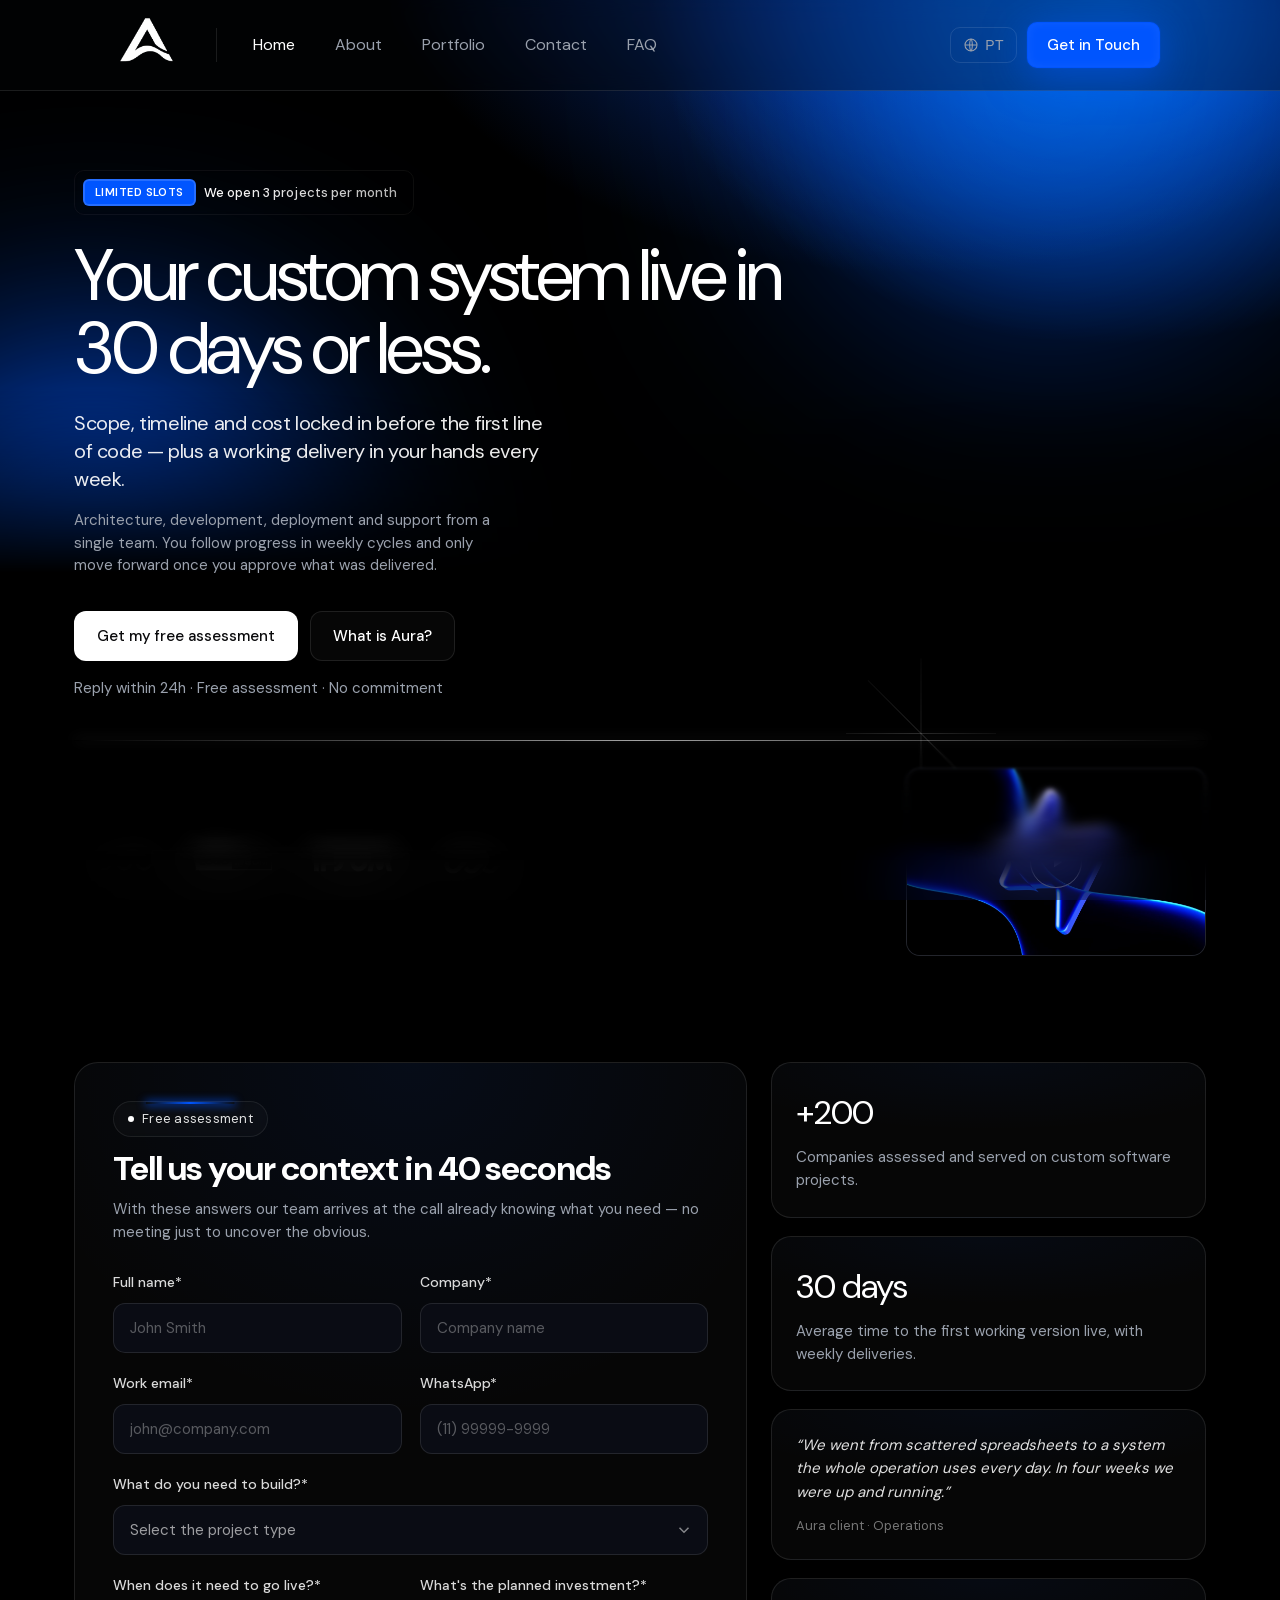
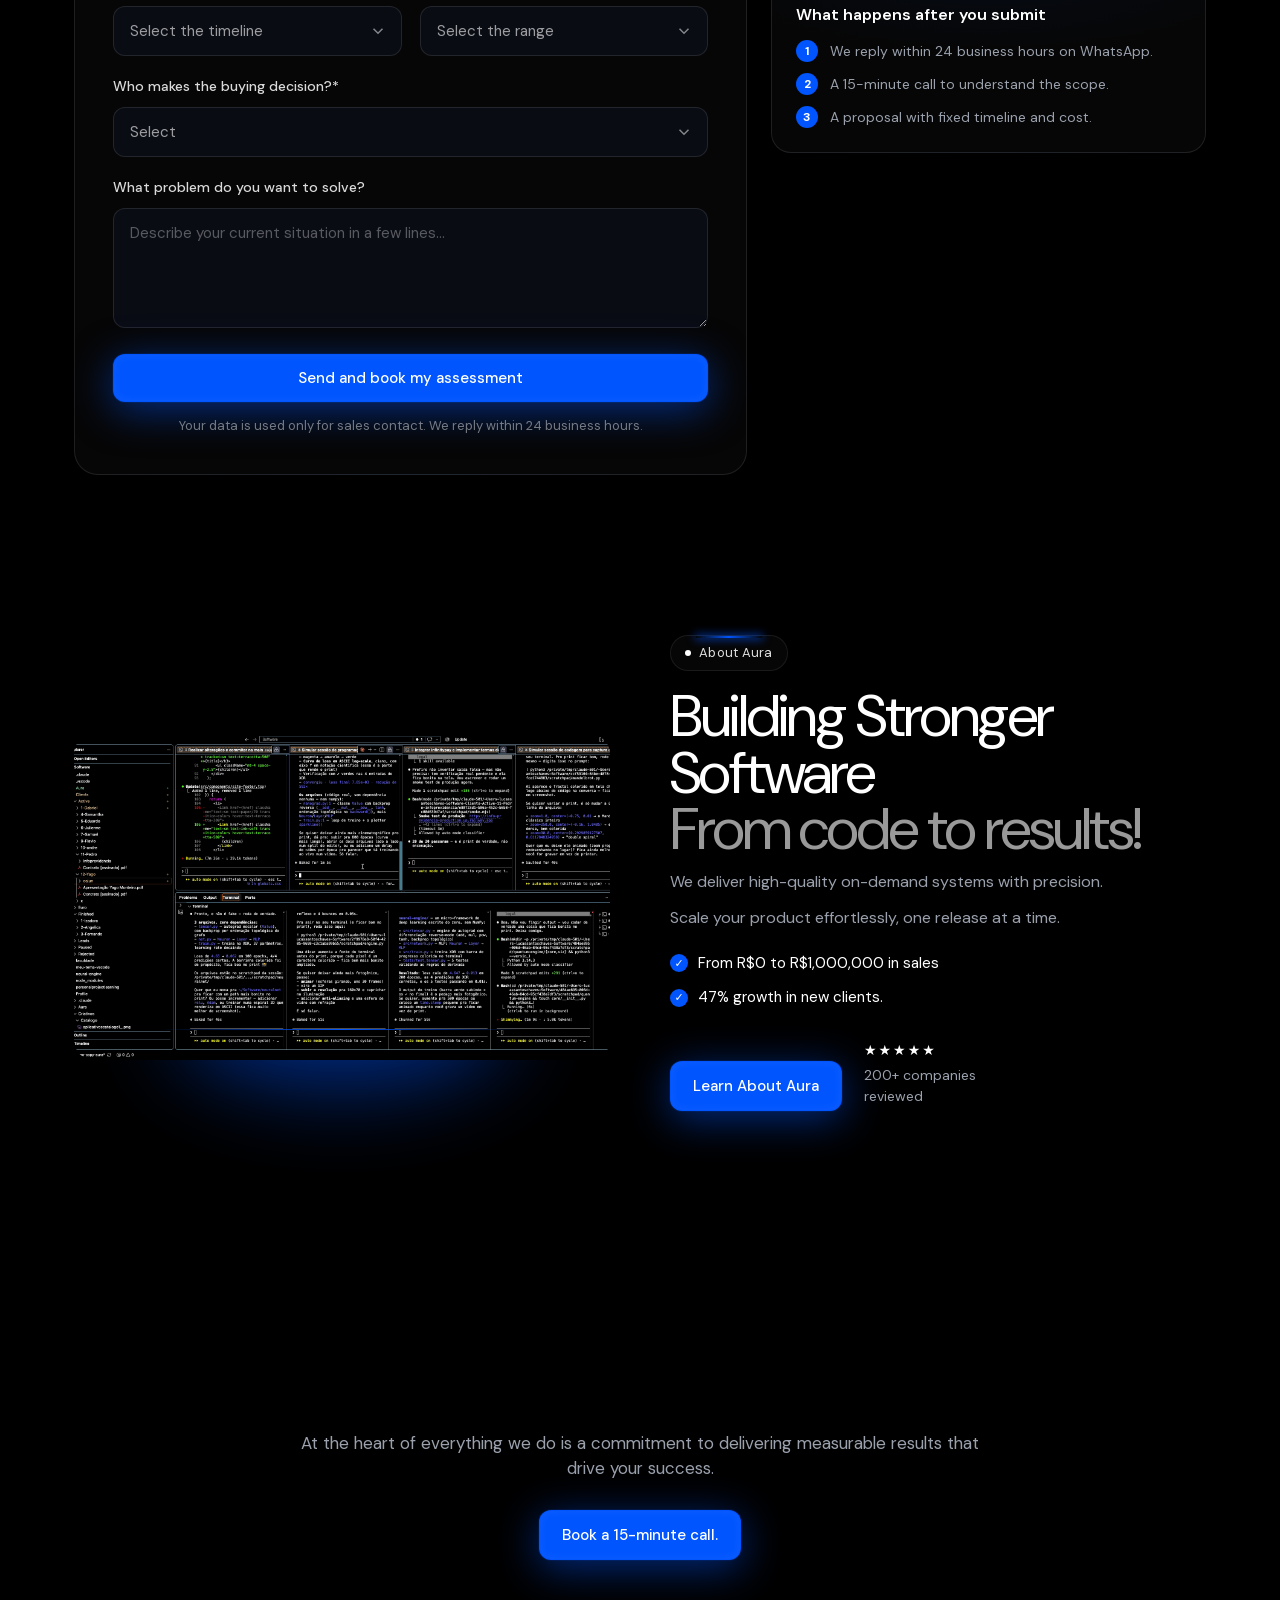
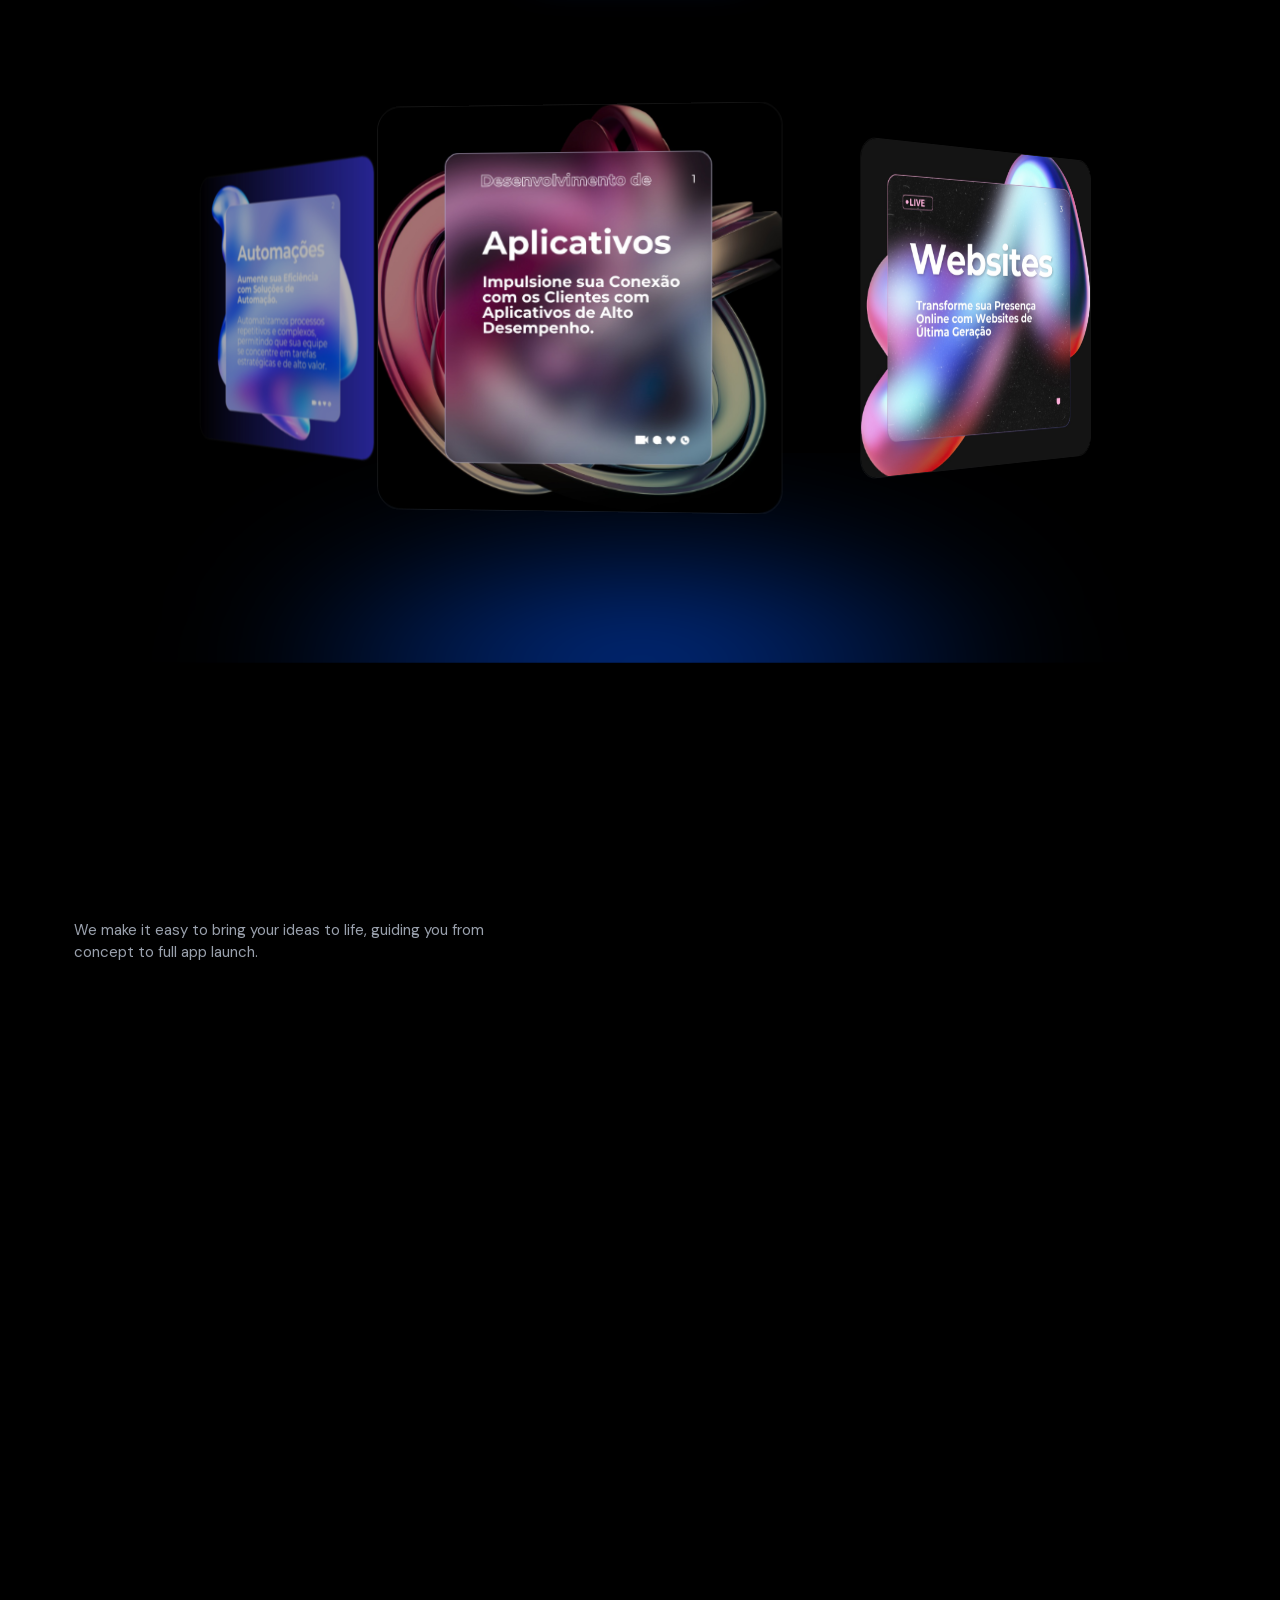
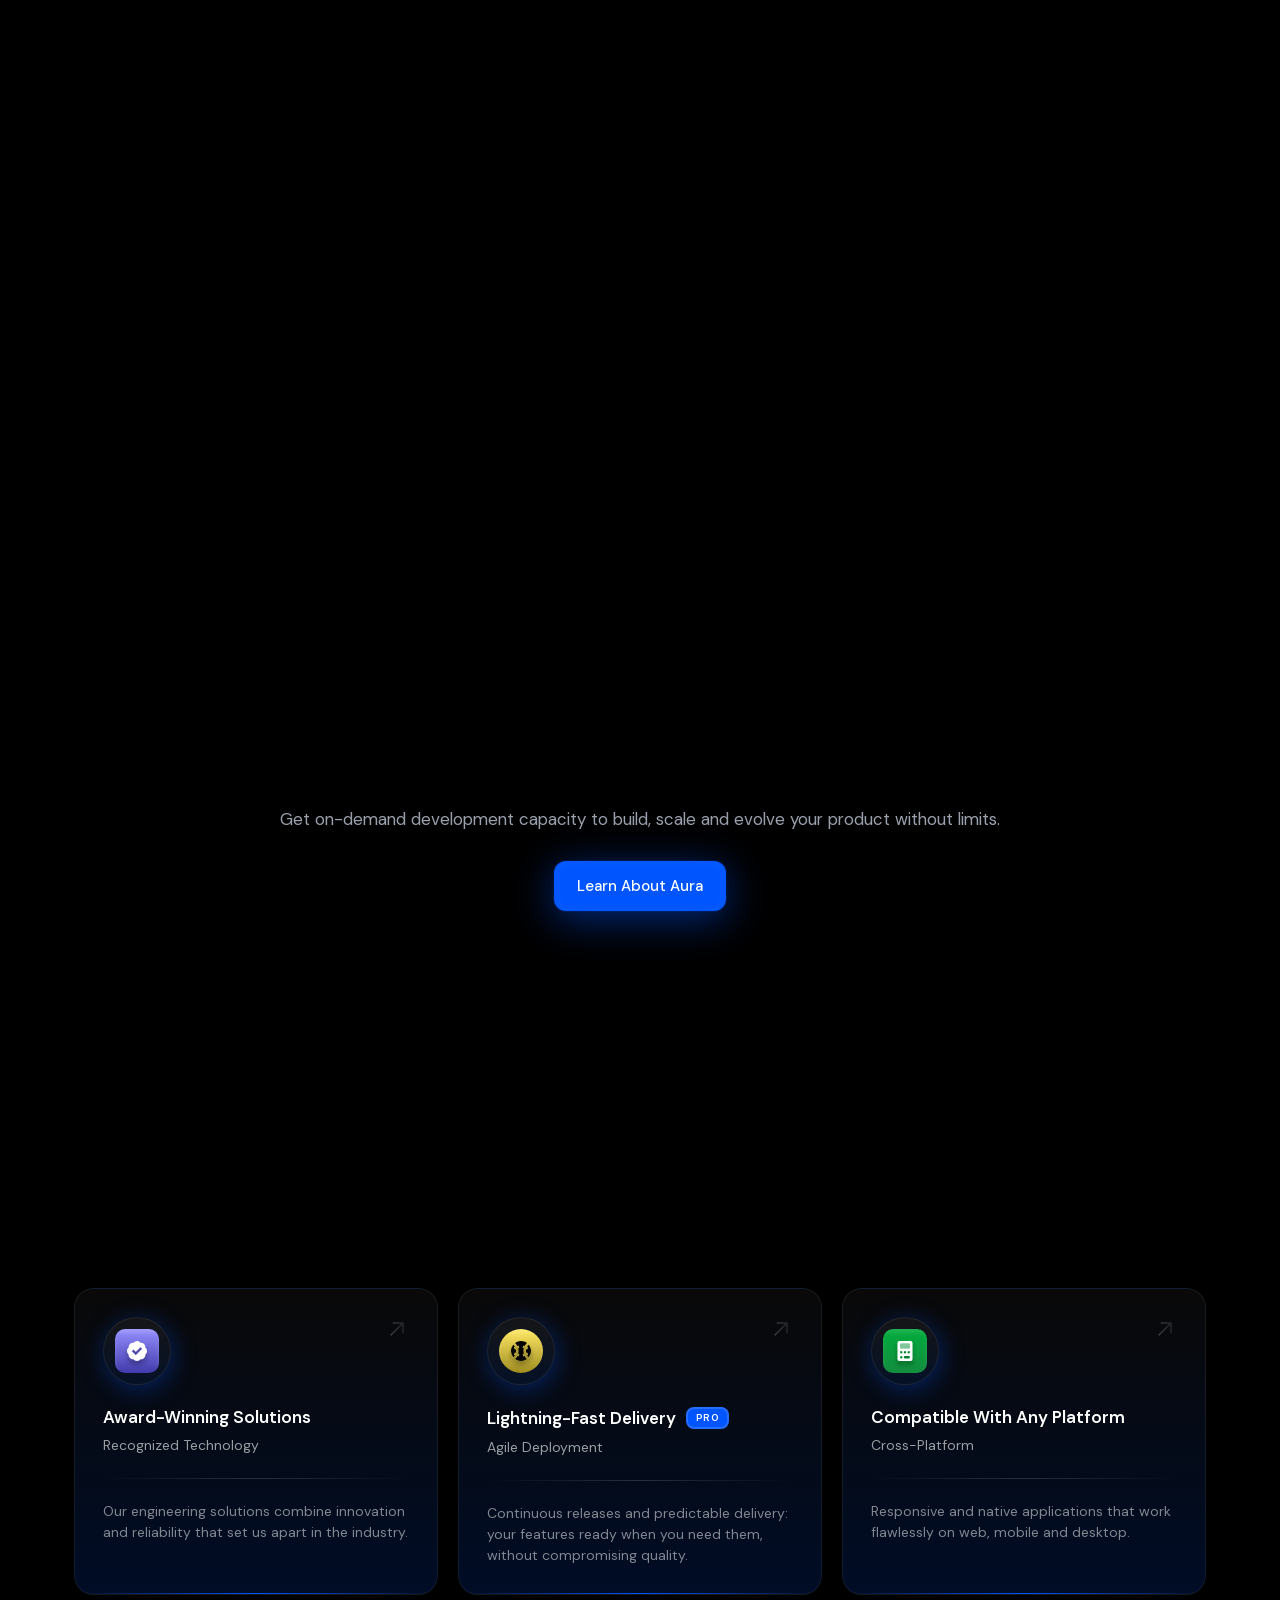
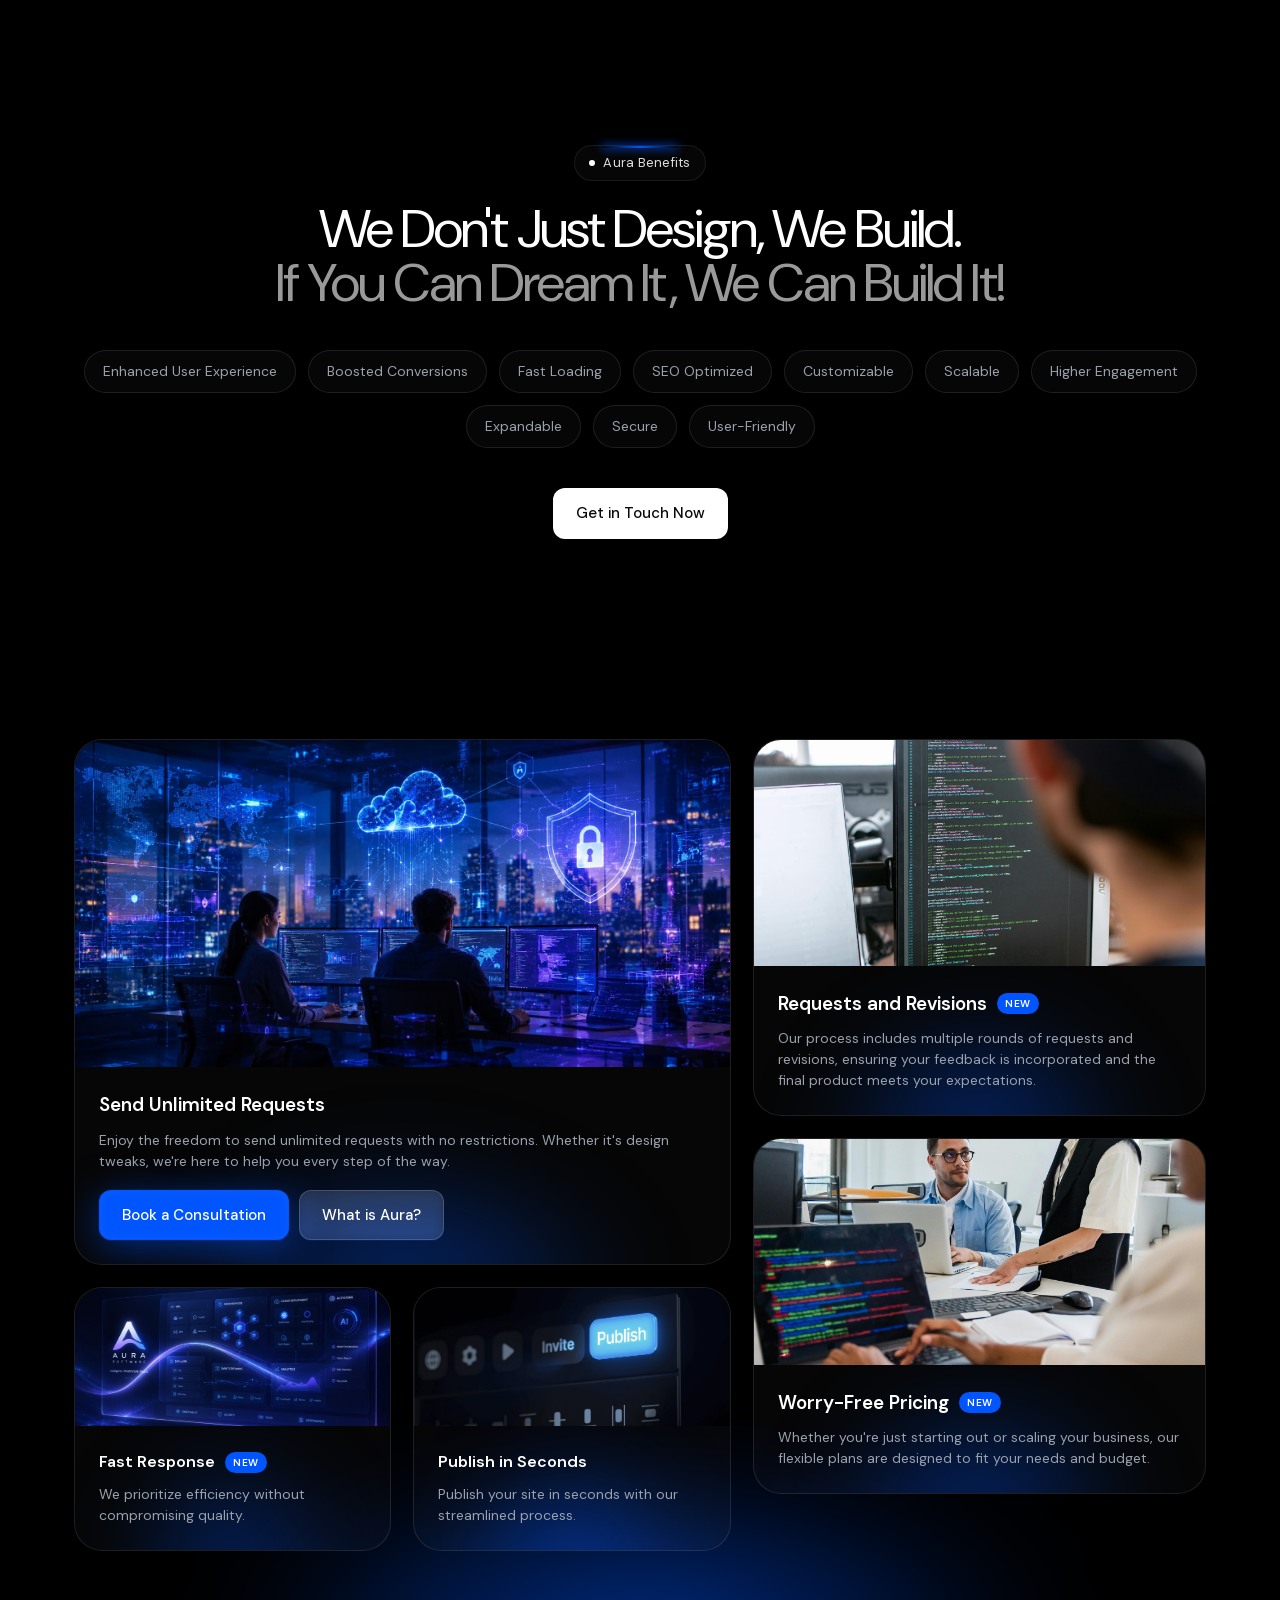
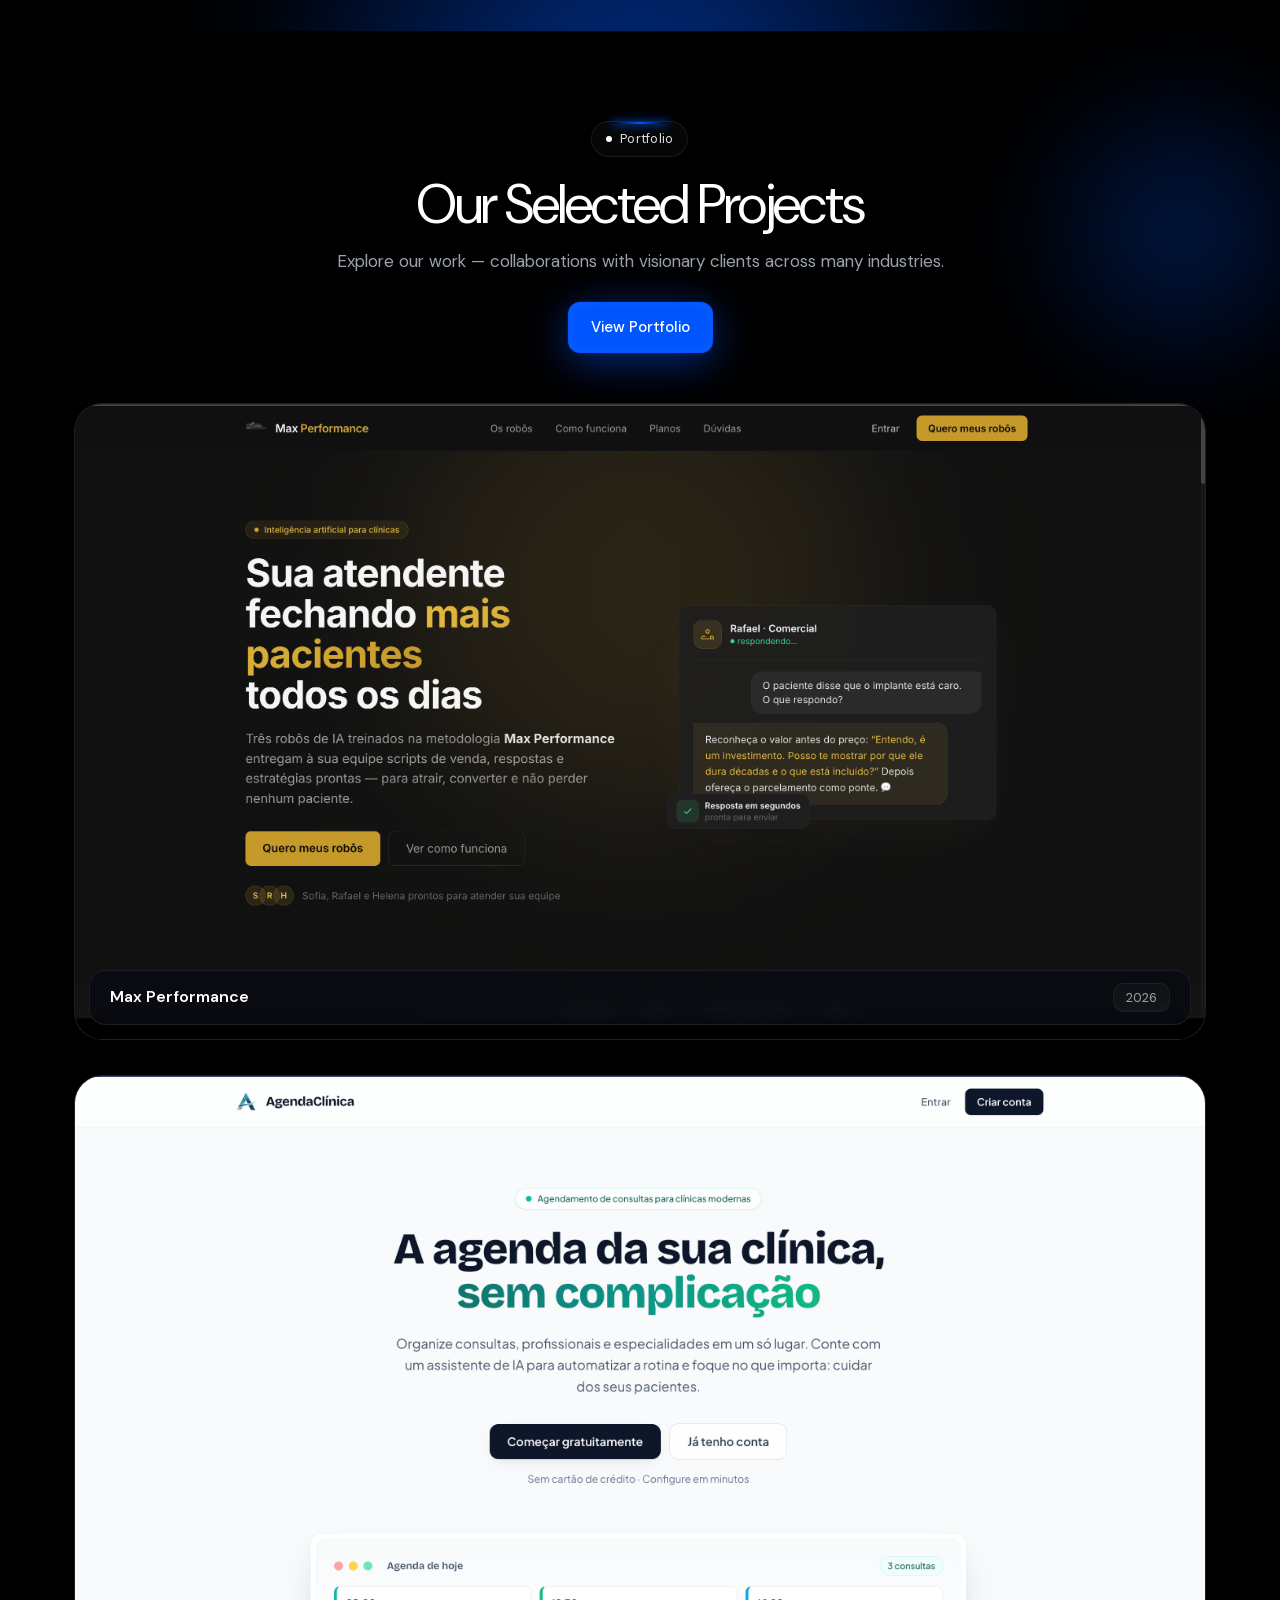
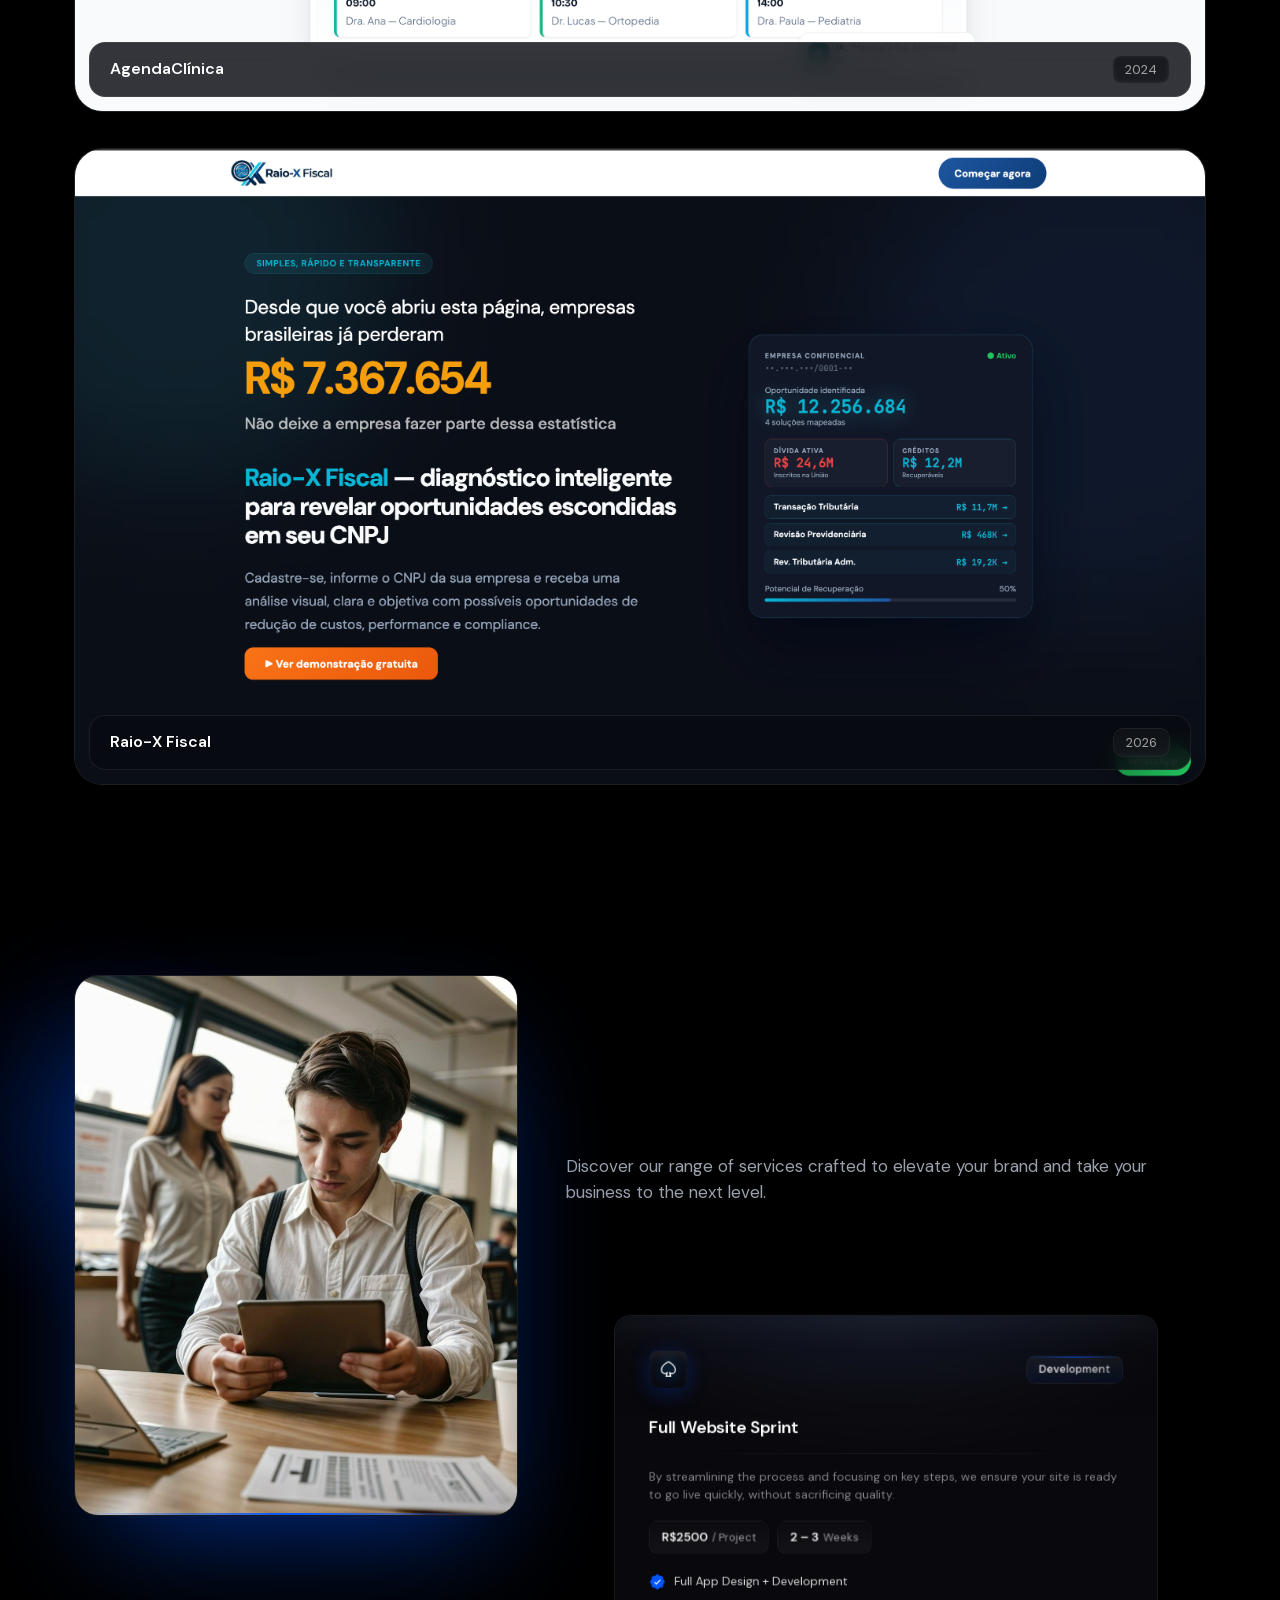
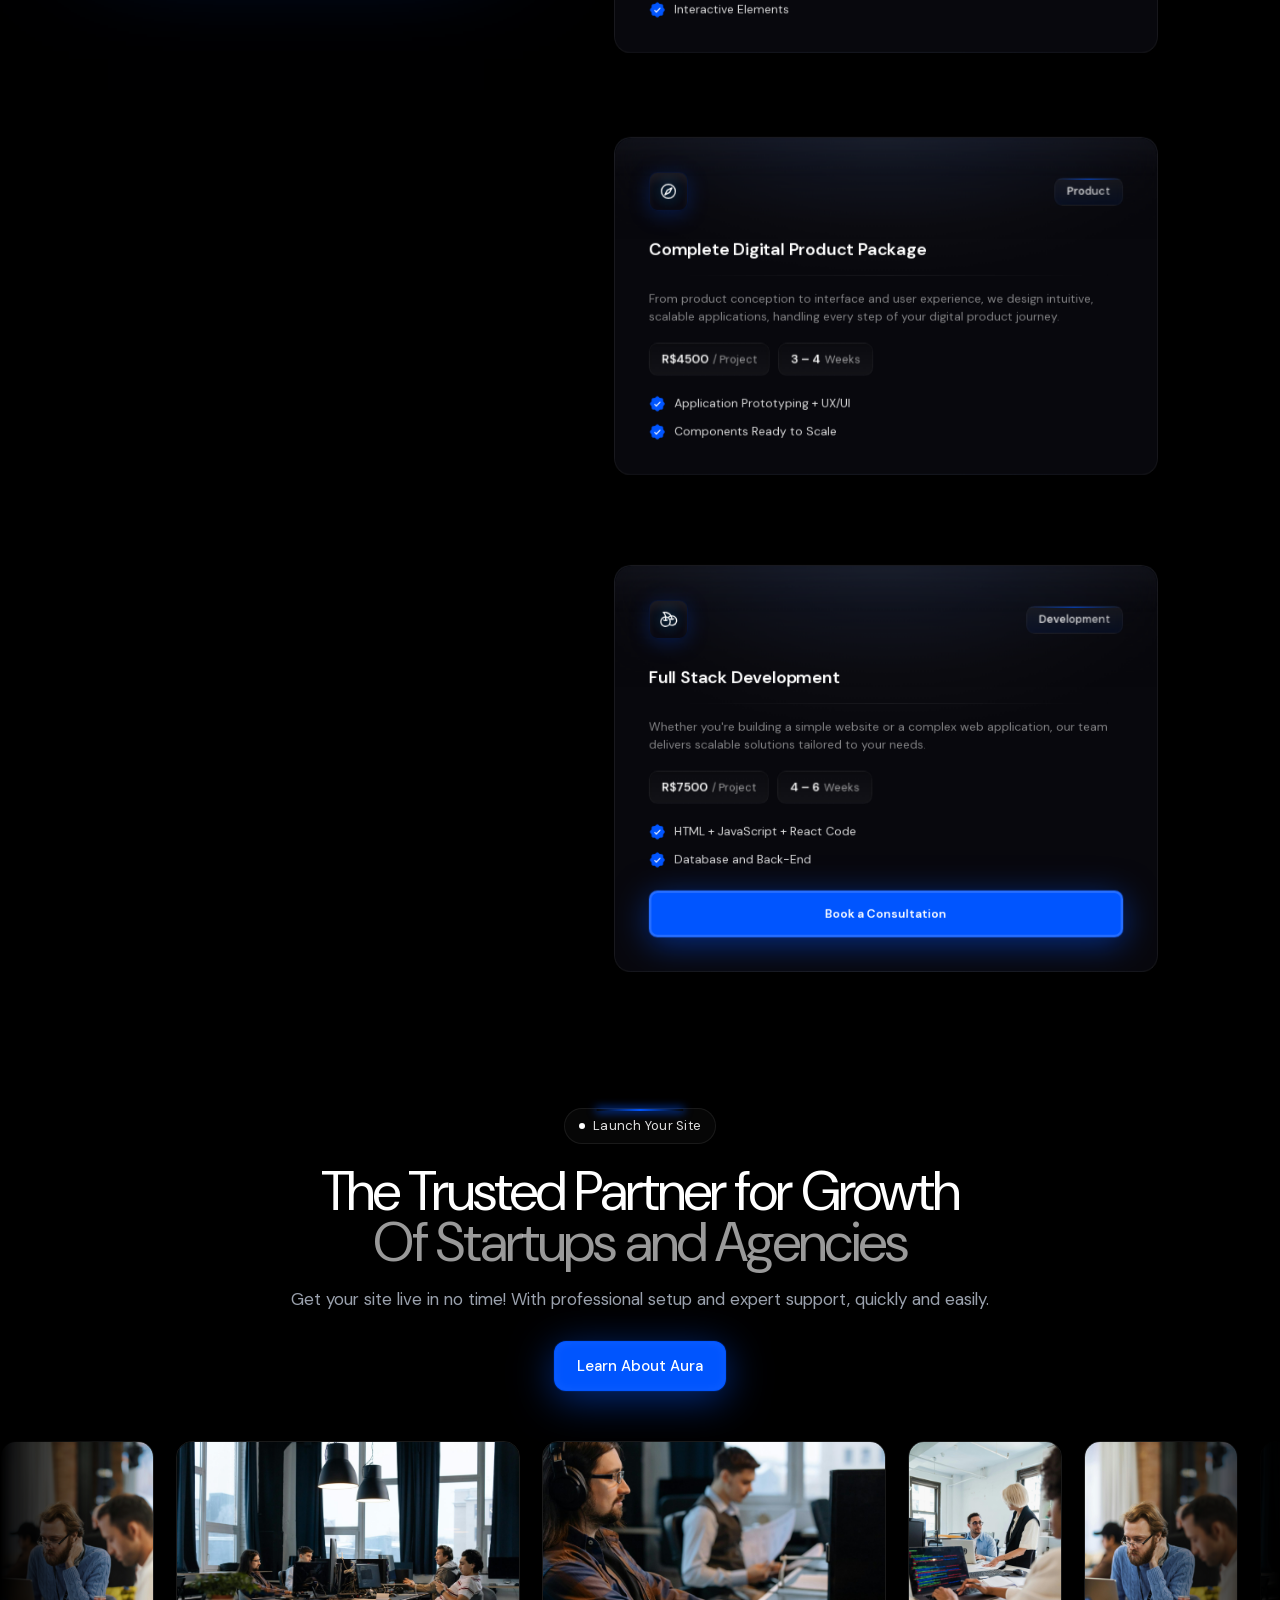
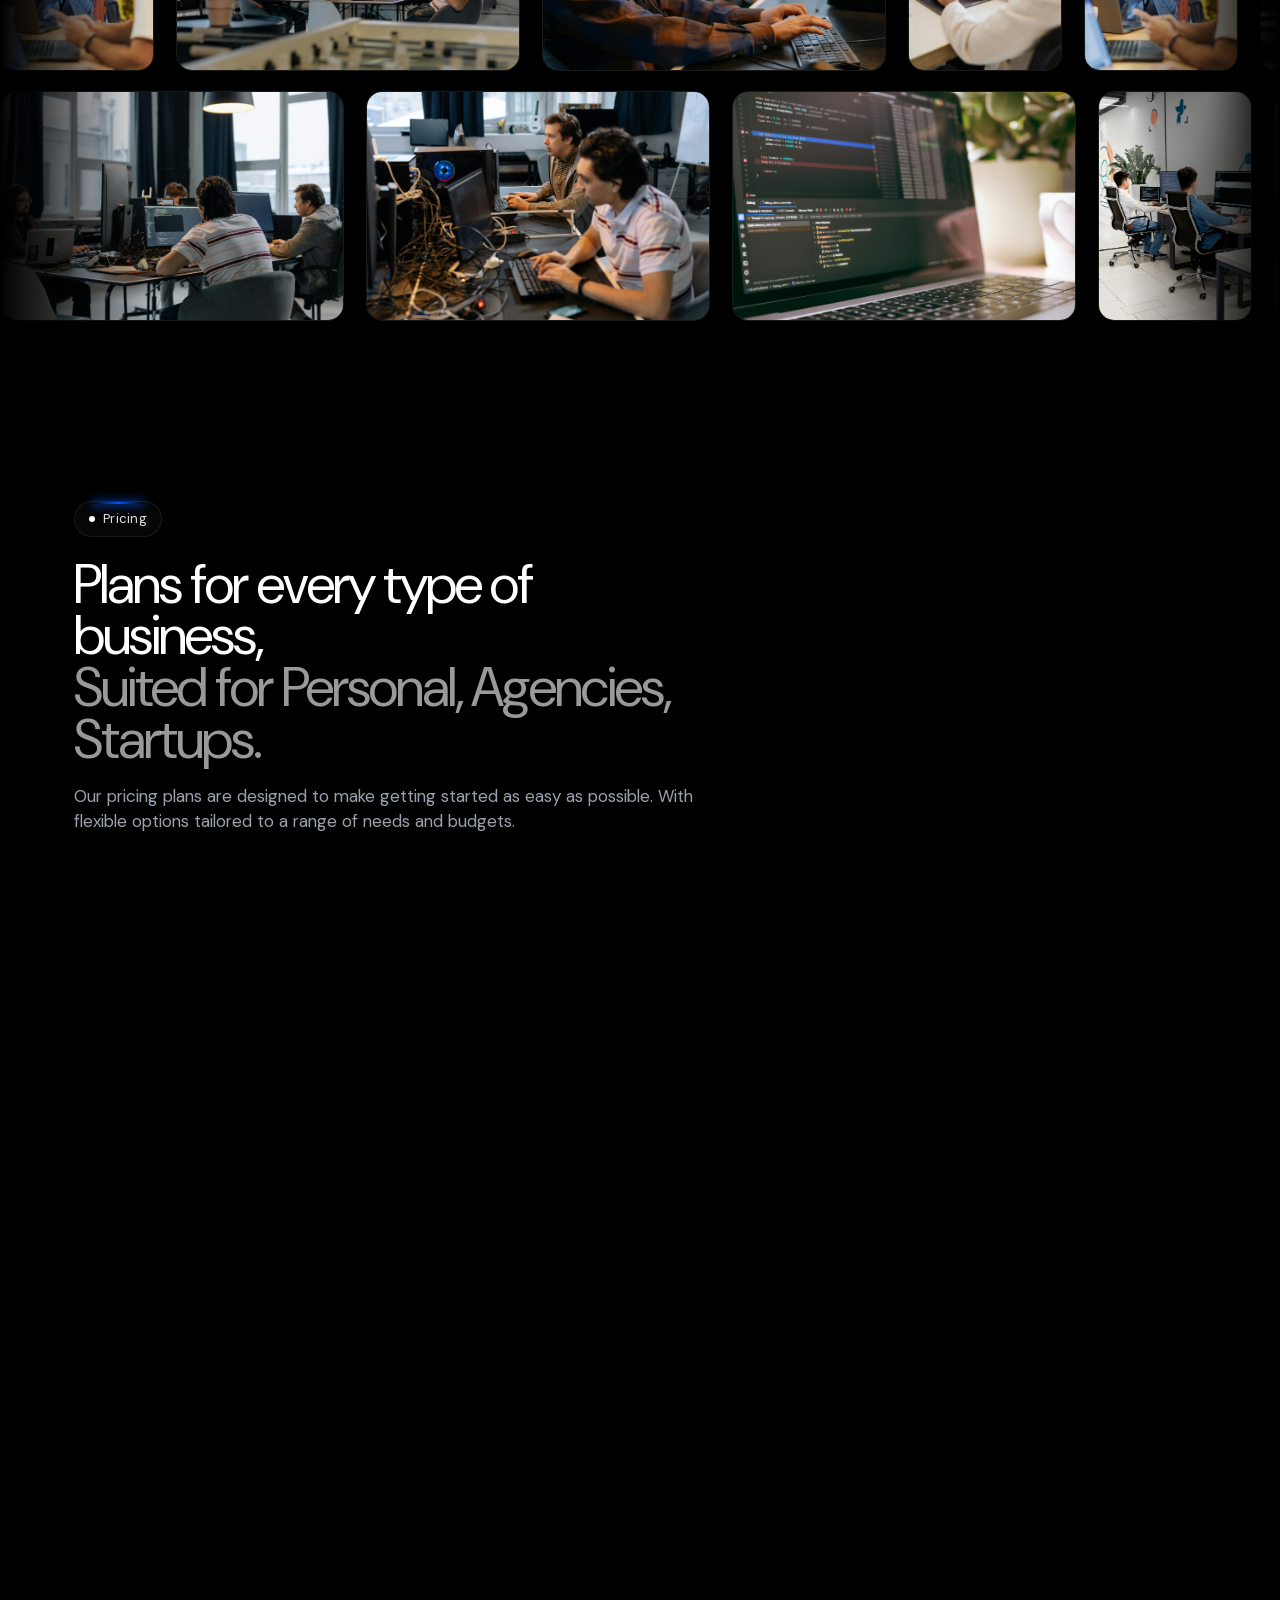
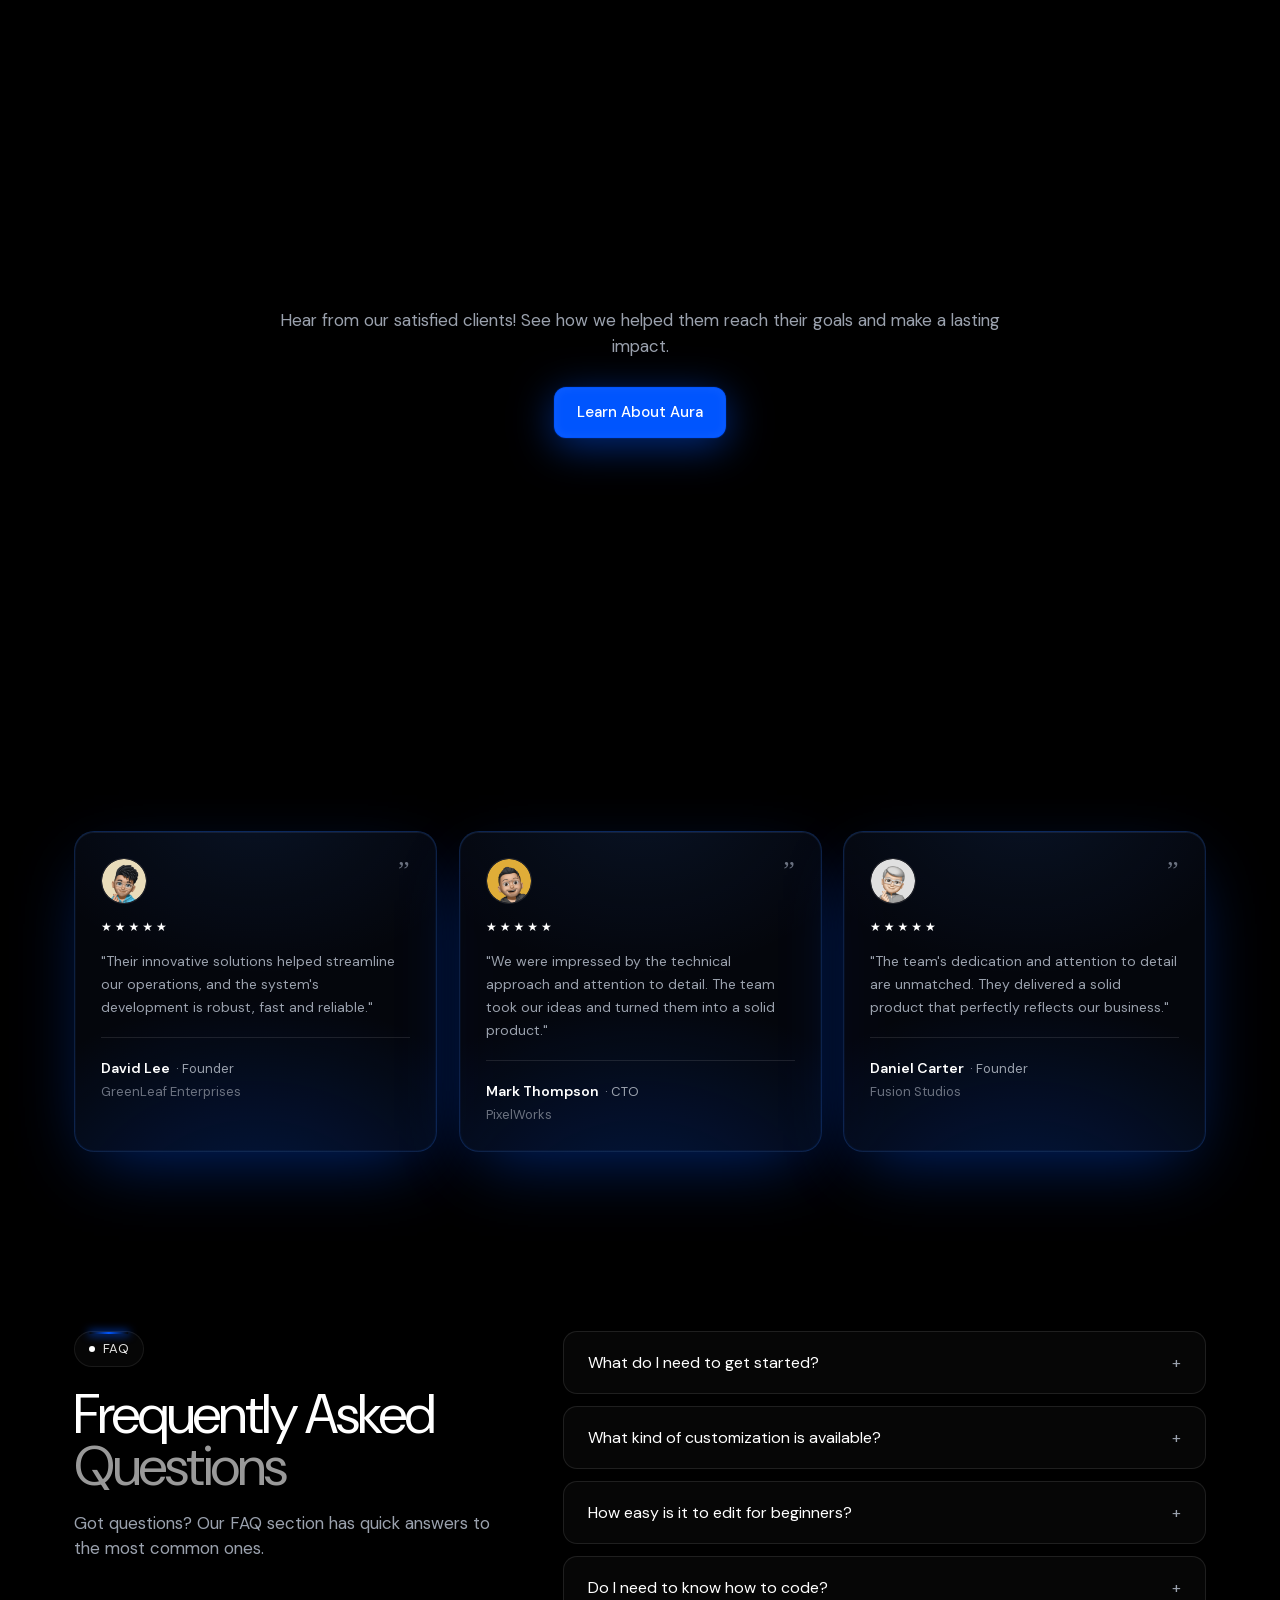
<file: index.html>
<!DOCTYPE html>
<html lang="pt-BR">
<head>
<meta charset="utf-8" />
<meta name="viewport" content="width=device-width, initial-scale=1" />
<title>Aura Software — Desenvolvimento de Sites e Sistemas</title>
<meta name="description" content="A Aura Software desenvolve sites, sistemas e aplicações sob medida para o seu negócio. Software de alta qualidade que transforma ideias em resultados." />
<link rel="icon" href="assets/img/logo-nav.png" />
<link rel="apple-touch-icon" href="assets/img/logo-nav.png" />
<meta property="og:type" content="website" />
<meta property="og:url" content="https://aurasoftware.cloud/" />
<meta property="og:site_name" content="Aura Software" />
<meta property="og:locale" content="pt_BR" />
<meta property="og:title" content="Aura Software — Desenvolvimento de Sites e Sistemas" />
<meta property="og:description" content="A Aura Software desenvolve sites, sistemas e aplicações sob medida para o seu negócio. Software de alta qualidade que transforma ideias em resultados." />
<meta property="og:image" content="https://aurasoftware.cloud/assets/og-image.png" />
<meta property="og:image:width" content="1200" />
<meta property="og:image:height" content="630" />
<meta name="twitter:card" content="summary_large_image" />
<meta name="twitter:image" content="https://aurasoftware.cloud/assets/og-image.png" />
<link rel="preload" href="assets/fonts/dmsans-latin.woff2" as="font" type="font/woff2" crossorigin />
<link rel="stylesheet" href="styles.css?v=65" />
</head>
<body>

<div class="nav-wrap">
  <nav class="nav">
    <a class="logo" href="index.html"><img src="assets/img/logo-nav.png" alt="Aura Software" /></a>
    <span class="nav-sep"></span>
    <div class="nav-links">
      <a href="index.html" class="active">Início</a>
      <a href="sobre.html">Sobre</a>
      <a href="portfolio.html">Portfólio</a>
      <a href="contato.html">Contato</a>
      <a href="contato.html#faq">Perguntas Frequentes</a>
    </div>
    <div class="nav-cta">
      <button class="lang-btn" type="button" data-lang-switch aria-label="Change language"><svg viewBox="0 0 24 24" fill="none" stroke="currentColor" stroke-width="1.6"><circle cx="12" cy="12" r="9"/><path d="M3 12h18M12 3c2.6 2.7 2.6 15.3 0 18M12 3c-2.6 2.7-2.6 15.3 0 18"/></svg><span class="lang-code">PT</span></button>
      <a class="btn btn-primary" href="contato.html">Entre Em Contato</a>
      <button class="hamburger" id="hamburger" aria-label="Menu"><span></span><span></span></button>
    </div>
  </nav>
  <div class="mobile-menu" id="mobileMenu">
    <a href="index.html">Início</a>
    <a href="sobre.html">Sobre</a>
    <a href="portfolio.html">Portfólio</a>
    <a href="contato.html">Contato</a>
    <a href="contato.html#faq">Perguntas Frequentes</a>
    <a class="btn btn-primary" href="contato.html">Entre Em Contato</a>
  </div>
</div>

<!-- ===================== HERO ===================== -->
<section class="hero" id="inicio">
  <div class="hero-fx" aria-hidden="true">
    <div class="hero-bg"></div>
    <div class="glow hero-glow" id="heroGlow" style="width:520px;height:520px;top:38%;left:-40px;opacity:.85"></div>
    <div class="glow hero-glow" id="heroGlow2" style="width:440px;height:440px;top:-90px;right:6%;opacity:.6"></div>
  </div>
  <div class="container hero-inner">
    <span class="hl-tag">
      <span class="hl-badge">VAGAS LIMITADAS</span>
      <span class="hl-title">Abrimos 3 projetos por mês</span>
    </span>
    <h1>Seu sistema sob medida no ar em até 30 dias.</h1>
    <div class="hero-bottom">
      <div>
        <h2 class="hero-sub">Escopo, prazo e custo fechados antes da primeira linha de código — e uma entrega funcionando na sua mão a cada semana.</h2>
        <p>Arquitetura, desenvolvimento, deploy e suporte com um único time. Você acompanha o progresso em ciclos semanais e só avança quando aprova o que foi entregue.</p>
        <div class="hero-actions">
          <a class="btn btn-light" href="#diagnostico">Quero meu diagnóstico gratuito</a>
          <a class="btn" href="sobre.html">O que é Aura?</a>
        </div>
        <p class="hero-micro">Resposta em até 24h · Diagnóstico sem custo · Sem compromisso</p>
      </div>
    </div>
    <div class="hero-strip">
      <div class="marquee brand-marquee">
        <div class="marquee-track">
          <img src="assets/img/logo-1.png" alt="" /><img src="assets/img/logo-2.png" alt="Logo" /><img src="assets/img/logo-3.png" alt="Logo" /><img src="assets/img/logo-4.png" alt="Logo" />
          <img src="assets/img/logo-1.png" alt="" /><img src="assets/img/logo-2.png" alt="Logo" /><img src="assets/img/logo-3.png" alt="Logo" /><img src="assets/img/logo-4.png" alt="Logo" />
          <img src="assets/img/logo-1.png" alt="" /><img src="assets/img/logo-2.png" alt="Logo" /><img src="assets/img/logo-3.png" alt="Logo" /><img src="assets/img/logo-4.png" alt="Logo" />
          <img src="assets/img/logo-1.png" alt="" /><img src="assets/img/logo-2.png" alt="Logo" /><img src="assets/img/logo-3.png" alt="Logo" /><img src="assets/img/logo-4.png" alt="Logo" />
        </div>
      </div>
      <div class="video-wrap">
        <img class="star" src="assets/img/star-line.svg" alt="" />
        <div class="video-preview">
          <img src="assets/img/video-preview.jpg" alt="Apresentação Aura" />
          <div class="play"><svg viewBox="0 0 24 24"><path d="M8 5v14l11-7z"/></svg></div>
        </div>
      </div>
    </div>
    <hr class="hero-divider" />
  </div>
</section>

<!-- ===================== LP · FORMULÁRIO DE QUALIFICAÇÃO (BANT) ===================== -->
<section class="lp-form-sec" id="diagnostico">
  <div class="container">
    <div class="lp-form-wrap">
      <form class="contact-form lp-form" id="lpForm" novalidate>
        <div class="lp-form-head">
          <span class="eyebrow">Diagnóstico gratuito</span>
          <h2>Conte seu contexto em 40 segundos</h2>
          <p>Com essas respostas nosso time já chega na call sabendo do que você precisa — sem reunião para descobrir o óbvio.</p>
        </div>
        <div class="cf-row">
          <div class="cf-field"><label for="lp-name">Nome completo*</label><input id="lp-name" name="nome" type="text" placeholder="João Silva" required /></div>
          <div class="cf-field"><label for="lp-company">Empresa*</label><input id="lp-company" name="empresa" type="text" placeholder="Nome da empresa" required /></div>
        </div>
        <div class="cf-row">
          <div class="cf-field"><label for="lp-email">E-mail corporativo*</label><input id="lp-email" name="email" type="email" placeholder="joao@empresa.com" required /></div>
          <div class="cf-field"><label for="lp-phone">WhatsApp*</label><input id="lp-phone" name="whatsapp" type="tel" placeholder="(11) 99999-9999" required /></div>
        </div>
        <div class="cf-field"><label for="lp-need">O que você precisa construir?*</label>
          <select id="lp-need" name="necessidade" required>
            <option value="" selected disabled>Selecione o tipo de projeto</option>
            <option>Sistema interno / ERP sob medida</option>
            <option>Plataforma SaaS ou MVP</option>
            <option>Aplicativo mobile</option>
            <option>Site institucional ou landing page</option>
            <option>Automação e integrações entre sistemas</option>
            <option>Refazer / resgatar um projeto travado</option>
          </select>
        </div>
        <div class="cf-row">
          <div class="cf-field"><label for="lp-timing">Quando precisa estar no ar?*</label>
            <select id="lp-timing" name="prazo" required>
              <option value="" selected disabled>Selecione o prazo</option>
              <option>Com urgência — este mês</option>
              <option>Nos próximos 30 a 60 dias</option>
              <option>Nos próximos 3 a 6 meses</option>
              <option>Ainda estou avaliando</option>
            </select>
          </div>
          <div class="cf-field"><label for="lp-budget">Qual o investimento previsto?*</label>
            <select id="lp-budget" name="orcamento" required>
              <option value="" selected disabled>Selecione a faixa</option>
              <option>Até R$ 10.000</option>
              <option>R$ 10.000 a R$ 30.000</option>
              <option>R$ 30.000 a R$ 80.000</option>
              <option>Acima de R$ 80.000</option>
              <option>Ainda não defini</option>
            </select>
          </div>
        </div>
        <div class="cf-field"><label for="lp-authority">Quem decide a contratação?*</label>
          <select id="lp-authority" name="decisor" required>
            <option value="" selected disabled>Selecione</option>
            <option>Eu decido sozinho</option>
            <option>Eu decido junto com sócios ou diretoria</option>
            <option>Eu indico, outra pessoa aprova</option>
          </select>
        </div>
        <div class="cf-field"><label for="lp-msg">Qual o problema que você quer resolver?</label><textarea id="lp-msg" name="contexto" placeholder="Descreva em poucas linhas o cenário atual..."></textarea></div>
        <button class="btn btn-primary cf-submit" type="submit">Enviar e agendar meu diagnóstico</button>
        <p class="lp-form-note">Seus dados são usados apenas para o contato comercial. Retornamos em até 24h úteis.</p>
      </form>

      <aside class="lp-proof">
        <div class="lp-proof-card">
          <span class="lp-proof-num">+200</span>
          <p>Empresas avaliadas e atendidas em projetos de software sob medida.</p>
        </div>
        <div class="lp-proof-card">
          <span class="lp-proof-num">30 dias</span>
          <p>Prazo médio da primeira versão funcional no ar, com entregas semanais.</p>
        </div>
        <div class="lp-proof-card lp-quote">
          <p>“Saímos de planilhas soltas para um sistema que a operação inteira usa todo dia. Em quatro semanas já estávamos rodando.”</p>
          <span class="lp-quote-by">Cliente Aura · Operações</span>
        </div>
        <div class="lp-proof-card lp-steps">
          <h3>O que acontece depois do envio</h3>
          <ol>
            <li>Retornamos em até 24h úteis pelo WhatsApp.</li>
            <li>Call de 15 minutos para entender o escopo.</li>
            <li>Proposta com prazo e custo fechados.</li>
          </ol>
        </div>
      </aside>
    </div>
  </div>
</section>

<!-- ===================== SOBRE AURA (código) ===================== -->
<section class="split split-code">
  <div class="container">
    <div class="split-grid">
      <div class="split-img"><img src="assets/img/code.jpg" alt="Código em desenvolvimento na Aura" /></div>
      <div class="split-body">
        <span class="eyebrow">Sobre Aura</span>
        <h2>Construindo Software Mais Forte <span class="dim">Do código ao resultado!</span></h2>
        <p class="no-reveal">Entregamos sistemas sob demanda de alta qualidade com precisão.</p>
        <p class="no-reveal">Escale seu produto sem esforço, uma release de cada vez.</p>
        <ul class="check-list no-reveal">
          <li>De R$ 0 a R$ 1.000.000 em vendas</li>
          <li>Crescimento de 47% em novos clientes.</li>
        </ul>
        <div class="split-cta no-reveal">
          <a class="btn btn-primary" href="sobre.html">Ver sobre Aura</a>
          <div class="split-note"><span class="stars">★★★★★</span> Mais de 200 empresas avaliadas</div>
        </div>
      </div>
    </div>
  </div>
</section>

<!-- ===================== CARROSSEL 3D ===================== -->
<section class="services-blobs carrossel-3d" id="carrossel-3d">
  <div class="container">
    <div class="section-head" style="margin-bottom:54px">
      <span class="eyebrow">Resultados</span>
      <h2>Entregando resultados tangíveis <span class="dim">Que impulsionam o seu sucesso</span></h2>
      <p class="no-reveal">No cerne de tudo o que fazemos está o compromisso de gerar resultados mensuráveis que impulsionem o seu sucesso.</p>
      <a class="btn btn-primary no-reveal" href="contato.html" style="margin-top:28px">Agende uma call de 15 minutos.</a>
    </div>
    <div class="bcar" id="svcCarousel">
      <div class="bcar-track">
        <div class="bcar-card"><div class="bcar-frame"><div class="bcar-inner"><img src="assets/img/card-apps.png" alt="Desenvolvimento de Aplicativos — Impulsione sua conexão com os clientes com aplicativos de alto desempenho." /></div></div></div>
        <div class="bcar-card"><div class="bcar-frame"><div class="bcar-inner"><img src="assets/img/card-sites.png" alt="Websites — Transforme sua presença online com websites de última geração." /></div></div></div>
        <div class="bcar-card"><div class="bcar-frame"><div class="bcar-inner"><img src="assets/img/card-auto.png" alt="Automações — Aumente sua eficiência com soluções de automação." /></div></div></div>
      </div>
    </div>
  </div>
</section>

<!-- ===================== PROCESSO (Simplificamos a jornada) ===================== -->
<section class="processo">
  <div class="container">
    <div class="processo-grid">
      <div>
        <div class="processo-head">
          <span class="eyebrow">Como trabalhamos?</span>
          <h2>Simplificamos a jornada <span class="dim">do design ao lançamento.</span></h2>
          <p class="no-reveal">Nós facilitamos a concretização das suas ideias, guiando você desde a concepção até o lançamento completo do aplicativo.</p>
        </div>
        <div class="steps">
          <div class="step">
            <div class="step-top">
              <div class="step-ico"><svg viewBox="0 0 256 256"><path d="M152,224a8,8,0,0,1-8,8H112a8,8,0,0,1,0-16h32A8,8,0,0,1,152,224ZM128,112a12,12,0,1,0-12-12A12,12,0,0,0,128,112Zm95.62,43.83-12.36,55.63a16,16,0,0,1-25.51,9.11L158.51,200h-61L70.25,220.57a16,16,0,0,1-25.51-9.11L32.38,155.83a16.09,16.09,0,0,1,3.32-13.71l28.56-34.26a123.07,123.07,0,0,1,8.57-36.67c12.9-32.34,36-52.63,45.37-59.85a16,16,0,0,1,19.6,0c9.34,7.22,32.47,27.51,45.37,59.85a123.07,123.07,0,0,1,8.57,36.67l28.56,34.26A16.09,16.09,0,0,1,223.62,155.83ZM99.43,184h57.14c21.12-37.54,25.07-73.48,11.74-106.88C156.55,47.64,134.49,29,128,24c-6.51,5-28.57,23.64-40.33,53.12C74.36,110.52,78.31,146.46,99.43,184Zm-15,5.85Q68.28,160.5,64.83,132.16L48,152.36,60.36,208l.18-.13ZM208,152.36l-16.83-20.2q-3.42,28.28-19.56,57.69l23.85,18,.18.13Z"/></svg></div>
              <span class="stage">Estágio 1</span>
            </div>
            <h3>Começo</h3>
            <p>A fase inicial é onde tudo começa. Nós nos alinhamos com você para entender seus objetivos, sua visão e suas expectativas. Isso é feito por meio de discussões aprofundadas e pesquisas minuciosas.</p>
            <div class="pills"><span>Consulta Abrangente</span><span>Escopo do Projeto</span></div>
            <div class="step-blur" aria-hidden="true"></div>
          </div>
          <div class="step">
            <div class="step-top">
              <div class="step-ico"><svg viewBox="0 0 256 256"><path d="M196.12,128c24.65-34.61,37.22-70.38,19.74-87.86S162.61,35.23,128,59.88C93.39,35.23,57.62,22.66,40.14,40.14S35.23,93.39,59.88,128c-24.65,34.61-37.22,70.38-19.74,87.86h0c5.63,5.63,13.15,8.14,21.91,8.14,18.48,0,42.48-11.17,66-27.88C151.47,212.83,175.47,224,194,224c8.76,0,16.29-2.52,21.91-8.14h0C233.34,198.38,220.77,162.61,196.12,128Zm8.43-76.55c7.64,7.64,2.48,32.4-18.52,63.28a300.33,300.33,0,0,0-21.19-23.57A300.33,300.33,0,0,0,141.27,70C172.15,49,196.91,43.8,204.55,51.45ZM176.29,128a289.14,289.14,0,0,1-22.76,25.53A289.14,289.14,0,0,1,128,176.29a289.14,289.14,0,0,1-25.53-22.76A289.14,289.14,0,0,1,79.71,128,298.62,298.62,0,0,1,128,79.71a289.14,289.14,0,0,1,25.53,22.76A289.14,289.14,0,0,1,176.29,128ZM51.45,51.45c2.2-2.21,5.83-3.35,10.62-3.35C73.89,48.1,92.76,55,114.72,70A304,304,0,0,0,91.16,91.16,300.33,300.33,0,0,0,70,114.73C49,83.85,43.81,59.09,51.45,51.45Zm0,153.1C43.81,196.91,49,172.15,70,141.27a300.33,300.33,0,0,0,21.19,23.57A304.18,304.18,0,0,0,114.73,186C83.85,207,59.09,212.2,51.45,204.55Zm153.1,0c-7.64,7.65-32.4,2.48-63.28-18.52a304.18,304.18,0,0,0,23.57-21.19A300.33,300.33,0,0,0,186,141.27C207,172.15,212.19,196.91,204.55,204.55ZM140,128a12,12,0,1,1-12-12A12,12,0,0,1,140,128Z"/></svg></div>
              <span class="stage">Estágio 2</span>
            </div>
            <h3>Execução</h3>
            <p>Com uma estratégia clara definida, passamos para a fase de execução, onde as ideias ganham vida. Nossa equipe trabalha com alta eficiência e colaboração para implementar o plano.</p>
            <div class="pills"><span>Integração perfeita</span><span>Colaboração em tempo real</span></div>
            <div class="step-blur" aria-hidden="true"></div>
          </div>
          <div class="step">
            <div class="step-top">
              <div class="step-ico"><svg viewBox="0 0 256 256"><path d="M174.63,81.37a80,80,0,1,0-93.26,93.26,80,80,0,1,0,93.26-93.26ZM224,160c0,1.52-.07,3-.18,4.51l-50-50A80,80,0,0,0,176,98,64.11,64.11,0,0,1,224,160Zm-13.47,39.21L157.91,146.6a80.5,80.5,0,0,0,9.93-15.44L219.7,183A64,64,0,0,1,210.53,199.21ZM183,219.7l-51.86-51.86a80.5,80.5,0,0,0,15.44-9.93l52.61,52.62A64,64,0,0,1,183,219.7ZM45.47,56.79,98.09,109.4a80.5,80.5,0,0,0-9.93,15.44L36.3,73A64,64,0,0,1,45.47,56.79ZM73,36.3l51.86,51.86a80.5,80.5,0,0,0-15.44,9.93L56.79,45.47A64,64,0,0,1,73,36.3ZM160,96a64.07,64.07,0,0,1-64,64A64.07,64.07,0,0,1,160,96Zm-2-16a80,80,0,0,0-16.49,2.13l-50-50C93,32.07,94.48,32,96,32A64.11,64.11,0,0,1,158,80.05ZM32,96c0-1.52.07-3,.18-4.51l50,50A80,80,0,0,0,80.05,158,64.11,64.11,0,0,1,32,96ZM98,176a80,80,0,0,0,16.49-2.13l50,50c-1.49.11-3,.18-4.51.18A64.11,64.11,0,0,1,98,176Z"/></svg></div>
              <span class="stage">Estágio 3</span>
            </div>
            <h3>Transferência</h3>
            <p>Após a finalização do projeto e desenvolvimento, passamos sem problemas para a fase de entrega. Nessa etapa, fornecemos todos os recursos, documentação e suporte necessários para um lançamento tranquilo.</p>
            <div class="pills"><span>Suporte contínuo</span><span>Documentação</span></div>
            <a class="btn btn-primary" href="contato.html" style="margin-top:22px;align-self:flex-start">Agende uma Consulta</a>
            <div class="step-blur" aria-hidden="true"></div>
          </div>
        </div>
      </div>
      <div class="processo-side">
        <div class="photo"><img src="assets/img/team.jpg" alt="Equipe Aura no escritório" /></div>
      </div>
    </div>
  </div>
</section>

<!-- ===================== RECURSOS (Recursos de Engenharia Ilimitados) ===================== -->
<section class="features">
  <div class="container">
    <div class="section-head">
      <span class="eyebrow">Diferenciais</span>
      <h2>Recursos de Engenharia Ilimitados <span class="dim">Entregue em tempo recorde!</span></h2>
      <p class="no-reveal">Tenha capacidade de desenvolvimento sob demanda para construir, escalar e evoluir seu produto sem barreiras.</p>
      <a class="btn btn-primary no-reveal" href="sobre.html" style="margin-top:28px">Ver sobre Aura</a>
    </div>
    <!-- defs do gradiente da seta (branco -> cinza), compartilhado por todos os cards -->
    <svg width="0" height="0" style="position:absolute" aria-hidden="true"><defs>
      <linearGradient id="featArrowGrad" x1="0" x2="1" y1="0.5" y2="0.5">
        <stop offset="0" stop-color="rgb(255,255,255)" /><stop offset="1" stop-color="rgb(153,153,153)" />
      </linearGradient>
    </defs></svg>
    <div class="feat-grid">
      <a class="feat" href="contato.html">
        <div class="feat-content">
          <div class="feat-top">
            <div class="feat-iconbox"><img src="assets/img/feat-icon-1.svg" alt="" width="44" height="44" /></div>
            <svg class="feat-arrow" viewBox="0 0 24 24" aria-hidden="true"><path d="M 18.75 6 L 18.75 15.75 C 18.75 16.164 18.414 16.5 18 16.5 C 17.586 16.5 17.25 16.164 17.25 15.75 L 17.25 7.81 L 6.531 18.531 C 6.238 18.824 5.762 18.824 5.469 18.531 C 5.176 18.238 5.176 17.762 5.469 17.469 L 16.19 6.75 L 8.25 6.75 C 7.836 6.75 7.5 6.414 7.5 6 C 7.5 5.586 7.836 5.25 8.25 5.25 L 18 5.25 C 18.414 5.25 18.75 5.586 18.75 6 Z" fill="url(#featArrowGrad)" /></svg>
          </div>
          <div class="feat-middle">
            <div class="feat-titlerow"><p class="feat-title">Aumente Sua Receita</p><span class="feat-badge">PRO</span></div>
            <p class="feat-sub">Escale com Dados</p>
          </div>
          <div class="feat-sep"></div>
          <div class="feat-bottom"><p class="feat-desc">Desbloqueie novas fontes de receita com decisões orientadas por métricas, analytics e automação inteligente.</p></div>
        </div>
        <div class="feat-hl"></div>
      </a>
      <a class="feat" href="contato.html">
        <div class="feat-content">
          <div class="feat-top">
            <div class="feat-iconbox"><img src="assets/img/feat-icon-2.svg" alt="" width="44" height="44" /></div>
            <svg class="feat-arrow" viewBox="0 0 24 24" aria-hidden="true"><path d="M 18.75 6 L 18.75 15.75 C 18.75 16.164 18.414 16.5 18 16.5 C 17.586 16.5 17.25 16.164 17.25 15.75 L 17.25 7.81 L 6.531 18.531 C 6.238 18.824 5.762 18.824 5.469 18.531 C 5.176 18.238 5.176 17.762 5.469 17.469 L 16.19 6.75 L 8.25 6.75 C 7.836 6.75 7.5 6.414 7.5 6 C 7.5 5.586 7.836 5.25 8.25 5.25 L 18 5.25 C 18.414 5.25 18.75 5.586 18.75 6 Z" fill="url(#featArrowGrad)" /></svg>
          </div>
          <div class="feat-middle">
            <div class="feat-titlerow"><p class="feat-title">Arquitetura Flexível</p></div>
            <p class="feat-sub">Componentes Reutilizáveis</p>
          </div>
          <div class="feat-sep"></div>
          <div class="feat-bottom"><p class="feat-desc">Módulos e APIs configuráveis que se adaptam à sua stack e crescem junto com o seu negócio.</p></div>
        </div>
        <div class="feat-hl"></div>
      </a>
      <a class="feat" href="contato.html">
        <div class="feat-content">
          <div class="feat-top">
            <div class="feat-iconbox"><img src="assets/img/feat-icon-3.svg" alt="" width="44" height="44" /></div>
            <svg class="feat-arrow" viewBox="0 0 24 24" aria-hidden="true"><path d="M 18.75 6 L 18.75 15.75 C 18.75 16.164 18.414 16.5 18 16.5 C 17.586 16.5 17.25 16.164 17.25 15.75 L 17.25 7.81 L 6.531 18.531 C 6.238 18.824 5.762 18.824 5.469 18.531 C 5.176 18.238 5.176 17.762 5.469 17.469 L 16.19 6.75 L 8.25 6.75 C 7.836 6.75 7.5 6.414 7.5 6 C 7.5 5.586 7.836 5.25 8.25 5.25 L 18 5.25 C 18.414 5.25 18.75 5.586 18.75 6 Z" fill="url(#featArrowGrad)" /></svg>
          </div>
          <div class="feat-middle">
            <div class="feat-titlerow"><p class="feat-title">Desenvolvimento com Menos Bugs</p></div>
            <p class="feat-sub">Código Otimizado</p>
          </div>
          <div class="feat-sep"></div>
          <div class="feat-bottom"><p class="feat-desc">Práticas de testes automatizados e CI/CD garantem que seu software rode de forma fluida, segura e estável.</p></div>
        </div>
        <div class="feat-hl"></div>
      </a>
      <a class="feat" href="contato.html">
        <div class="feat-content">
          <div class="feat-top">
            <div class="feat-iconbox"><img src="assets/img/feat-icon-4.svg" alt="" width="44" height="44" /></div>
            <svg class="feat-arrow" viewBox="0 0 24 24" aria-hidden="true"><path d="M 18.75 6 L 18.75 15.75 C 18.75 16.164 18.414 16.5 18 16.5 C 17.586 16.5 17.25 16.164 17.25 15.75 L 17.25 7.81 L 6.531 18.531 C 6.238 18.824 5.762 18.824 5.469 18.531 C 5.176 18.238 5.176 17.762 5.469 17.469 L 16.19 6.75 L 8.25 6.75 C 7.836 6.75 7.5 6.414 7.5 6 C 7.5 5.586 7.836 5.25 8.25 5.25 L 18 5.25 C 18.414 5.25 18.75 5.586 18.75 6 Z" fill="url(#featArrowGrad)" /></svg>
          </div>
          <div class="feat-middle">
            <div class="feat-titlerow"><p class="feat-title">Soluções Premiadas</p></div>
            <p class="feat-sub">Tecnologia Reconhecida</p>
          </div>
          <div class="feat-sep"></div>
          <div class="feat-bottom"><p class="feat-desc">Nossas soluções de engenharia combinam inovação e confiabilidade que nos destacam no setor.</p></div>
        </div>
        <div class="feat-hl"></div>
      </a>
      <a class="feat" href="contato.html">
        <div class="feat-content">
          <div class="feat-top">
            <div class="feat-iconbox"><img src="assets/img/feat-icon-5.svg" alt="" width="44" height="44" /></div>
            <svg class="feat-arrow" viewBox="0 0 24 24" aria-hidden="true"><path d="M 18.75 6 L 18.75 15.75 C 18.75 16.164 18.414 16.5 18 16.5 C 17.586 16.5 17.25 16.164 17.25 15.75 L 17.25 7.81 L 6.531 18.531 C 6.238 18.824 5.762 18.824 5.469 18.531 C 5.176 18.238 5.176 17.762 5.469 17.469 L 16.19 6.75 L 8.25 6.75 C 7.836 6.75 7.5 6.414 7.5 6 C 7.5 5.586 7.836 5.25 8.25 5.25 L 18 5.25 C 18.414 5.25 18.75 5.586 18.75 6 Z" fill="url(#featArrowGrad)" /></svg>
          </div>
          <div class="feat-middle">
            <div class="feat-titlerow"><p class="feat-title">Entrega Extremamente Rápida</p><span class="feat-badge">PRO</span></div>
            <p class="feat-sub">Deploy Ágil</p>
          </div>
          <div class="feat-sep"></div>
          <div class="feat-bottom"><p class="feat-desc">Releases contínuos e entregas previsíveis: suas funcionalidades prontas quando você precisa, sem perder qualidade.</p></div>
        </div>
        <div class="feat-hl"></div>
      </a>
      <a class="feat" href="contato.html">
        <div class="feat-content">
          <div class="feat-top">
            <div class="feat-iconbox"><img src="assets/img/feat-icon-6.svg" alt="" width="44" height="44" /></div>
            <svg class="feat-arrow" viewBox="0 0 24 24" aria-hidden="true"><path d="M 18.75 6 L 18.75 15.75 C 18.75 16.164 18.414 16.5 18 16.5 C 17.586 16.5 17.25 16.164 17.25 15.75 L 17.25 7.81 L 6.531 18.531 C 6.238 18.824 5.762 18.824 5.469 18.531 C 5.176 18.238 5.176 17.762 5.469 17.469 L 16.19 6.75 L 8.25 6.75 C 7.836 6.75 7.5 6.414 7.5 6 C 7.5 5.586 7.836 5.25 8.25 5.25 L 18 5.25 C 18.414 5.25 18.75 5.586 18.75 6 Z" fill="url(#featArrowGrad)" /></svg>
          </div>
          <div class="feat-middle">
            <div class="feat-titlerow"><p class="feat-title">Compatível com Qualquer Plataforma</p></div>
            <p class="feat-sub">Multiplataforma</p>
          </div>
          <div class="feat-sep"></div>
          <div class="feat-bottom"><p class="feat-desc">Aplicações responsivas e nativas que funcionam perfeitamente em web, mobile e desktop.</p></div>
        </div>
        <div class="feat-hl"></div>
      </a>
    </div>
  </div>
</section>

<!-- ===================== BENEFÍCIOS ===================== -->
<section class="benefits">
  <div class="container">
    <span class="eyebrow">Benefícios da Aura</span>
    <h2 style="margin-top:22px">Nós Não Apenas Projetamos, Nós Construímos.<span class="dim" style="color:rgba(255,255,255,.6);display:block">Se Você Pode Sonhar, Nós Podemos Realizar!</span></h2>
    <div class="tags">
      <span>Experiência do Usuário Aprimorada</span>
      <span>Conversões Impulsionadas</span>
      <span>Carregamento Rápido</span>
      <span>Otimizado Para SEO</span>
      <span>Personalizável</span>
      <span>Escalável</span>
      <span>Maior Engajamento</span>
      <span>Expansível</span>
      <span>Seguro</span>
      <span>Amigo do Usuário</span>
    </div>
    <a class="btn btn-light" href="contato.html" style="margin-top:40px">Entre em Contato Agora</a>
  </div>
</section>

<!-- ===================== COLAGEM (Solicitações) ===================== -->
<section class="collage">
  <div class="container">
    <div class="collage-grid">
      <div class="collage-col">
        <div class="collage-card">
          <img class="photo" src="assets/img/collage-1.jpg" alt="Equipe Aura" />
          <div class="body">
            <h3>Envie Solicitações Ilimitadas</h3>
            <p>Desfrute da liberdade de enviar solicitações ilimitadas sem restrições. Seja para ajustes de design, estamos aqui para ajudá-lo em cada etapa.</p>
            <div class="actions">
              <a class="btn btn-primary" href="contato.html">Agende uma Consulta</a>
              <a class="btn btn-soft" href="sobre.html">O que é Aura?</a>
            </div>
          </div>
        </div>
        <div class="collage-minis">
          <div class="collage-card">
            <img class="photo" src="assets/img/collage-4.jpg" alt="Resposta rápida" />
            <div class="body">
              <h3>Resposta Rápida <span class="new">NEW</span></h3>
              <p>Priorizamos a eficiência sem comprometer a qualidade.</p>
            </div>
          </div>
          <div class="collage-card">
            <img class="photo" src="assets/img/collage-5.jpg" alt="Publicação rápida" />
            <div class="body">
              <h3>Publicar em Segundos</h3>
              <p>Publique seu site em segundos com nosso processo simplificado.</p>
            </div>
          </div>
        </div>
      </div>
      <div class="collage-col">
        <div class="collage-card">
          <img class="photo" src="assets/img/collage-2.jpg" alt="Desenvolvimento" />
          <div class="body">
            <h3>Solicitações e Revisões <span class="new">NEW</span></h3>
            <p>Nosso processo inclui várias rodadas de solicitações e revisões, garantindo que seu feedback seja incorporado e que o produto final atenda às suas expectativas.</p>
          </div>
        </div>
        <div class="collage-card">
          <img class="photo" src="assets/img/collage-3.jpg" alt="Equipe em reunião" />
          <div class="body">
            <h3>Preços Sem Preocupações <span class="new">NEW</span></h3>
            <p>Quer esteja começando agora ou expandindo o seu negócio, nossos planos flexíveis foram concebidos para se adaptarem às suas necessidades e orçamento.</p>
          </div>
        </div>
      </div>
    </div>
  </div>
</section>

<!-- ===================== PORTFÓLIO (Nossos Projetos Selecionados) ===================== -->
<section class="portfolio">
  <div class="glow" style="width:500px;height:500px;top:-50px;right:-150px;opacity:.5;animation:glowDrift 24s ease-in-out infinite"></div>
  <div class="container">
    <div class="section-head">
      <span class="eyebrow">Portfólio</span>
      <h2>Nossos Projetos Selecionados</h2>
      <p class="no-reveal">Explore nosso trabalho — colaborações com clientes visionários em diversos setores.</p>
      <a class="btn btn-primary no-reveal" href="portfolio.html" style="margin-top:28px">Ver Portfólio</a>
    </div>
    <div class="bigproj-list">
      <a class="bigproj" href="portfolio/maxperformance.html">
        <img class="shot" loading="lazy" decoding="async" src="assets/img/maxperformance.png" alt="Max Performance" />
        <div class="bar">
          <h3>Max Performance</h3>
          <span class="grey-tag">2026</span>
        </div>
      </a>
      <a class="bigproj" href="portfolio/agendaclinica.html">
        <img class="shot" loading="lazy" decoding="async" src="assets/img/port-agenda.png" alt="AgendaClínica" />
        <div class="bar">
          <h3>AgendaClínica</h3>
          <span class="grey-tag">2024</span>
        </div>
      </a>
      <a class="bigproj" href="portfolio/raioxfiscal.html">
        <img class="shot" loading="lazy" decoding="async" src="assets/img/port-raiox.png" alt="Raio-X Fiscal" />
        <div class="bar">
          <h3>Raio-X Fiscal</h3>
          <span class="grey-tag">2026</span>
        </div>
      </a>
    </div>
  </div>
</section>

<!-- ===================== SERVIÇOS (Obtenha Serviços de Alta Qualidade) ===================== -->
<section class="pricing">
  <div class="glow" style="width:500px;height:500px;top:0;left:-150px;opacity:.5;animation:glowDrift 22s ease-in-out infinite"></div>
  <div class="container">
    <div class="services-grid">
      <div class="services-media">
        <div class="services-img">
          <img src="assets/img/services-tab.jpg" alt="Equipe Aura usando tablet" />
          <span class="services-line" aria-hidden="true"></span>
        </div>
      </div>
      <div class="services-content">
    <div class="section-head left">
      <span class="eyebrow">Nossos Serviços</span>
      <h2>Obtenha Serviços de Alta Qualidade <span class="dim">Com Clareza, Remotamente.</span></h2>
      <p class="no-reveal">Descubra nossa gama de serviços criados para elevar sua marca e impulsionar seu negócio para o próximo nível.</p>
    </div>
    <div class="feature-cards">
      <div class="feature-card reveal in">
        <div class="fc-top">
          <span class="fc-ico"><svg viewBox="0 0 256 256" aria-hidden="true"><path d="M131.58,16.85a8,8,0,0,0-7.16,0C120.32,18.9,24,67.84,24,136a56,56,0,0,0,74.15,53L88.34,221.7A8,8,0,0,0,96,232h64a8,8,0,0,0,7.66-10.3L157.85,189A56,56,0,0,0,232,136C232,67.84,135.68,18.9,131.58,16.85ZM176,176a40,40,0,0,1-26.29-9.85,8,8,0,0,0-12.92,8.33L149.25,216h-42.5l12.46-41.52a8,8,0,0,0-12.92-8.33A40,40,0,0,1,40,136c0-29.88,24.41-56.55,44.89-73.66A279.13,279.13,0,0,1,128,33.06a279.13,279.13,0,0,1,43.11,29.28C208.21,93.34,216,119.51,216,136A40,40,0,0,1,176,176Z"></path></svg></span>
          <span class="fc-tag"><span>Desenvolvimento</span><i class="fc-line"></i></span>
        </div>
        <h4 class="fc-title">Sprint Completo do Site</h4>
        <div class="fc-sep"></div>
        <p class="fc-desc">Ao simplificar o processo e focar em etapas-chave, garantimos que seu site esteja pronto para entrar no ar rapidamente, sem sacrificar a qualidade.</p>
        <div class="fc-pills">
          <span class="fc-pill"><b>R$2500</b> / Projeto</span>
          <span class="fc-pill"><b>2 – 3</b> Semanas</span>
        </div>
        <ul class="fc-points">
          <li><svg viewBox="0 0 256 256" aria-hidden="true"><path fill="#0055ff" d="M225.86,102.82c-3.77-3.94-7.67-8-9.14-11.57-1.36-3.27-1.44-8.69-1.52-13.94-.15-9.76-.31-20.82-8-28.51s-18.75-7.85-28.51-8c-5.25-.08-10.67-.16-13.94-1.52-3.57-1.47-7.63-5.37-11.57-9.14C146.28,23.51,138.44,16,128,16s-18.27,7.51-25.18,14.14c-3.94,3.77-8,7.67-11.57,9.14C88,40.64,82.56,40.72,77.31,40.8c-9.76.15-20.82.31-28.51,8S41,67.55,40.8,77.31c-.08,5.25-.16,10.67-1.52,13.94-1.47,3.57-5.37,7.63-9.14,11.57C23.51,109.72,16,117.56,16,128s7.51,18.27,14.14,25.18c3.77,3.94,7.67,8,9.14,11.57,1.36,3.27,1.44,8.69,1.52,13.94.15,9.76.31,20.82,8,28.51s18.75,7.85,28.51,8c5.25.08,10.67.16,13.94,1.52,3.57,1.47,7.63,5.37,11.57,9.14C109.72,232.49,117.56,240,128,240s18.27-7.51,25.18-14.14c3.94-3.77,8-7.67,11.57-9.14,3.27-1.36,8.69-1.44,13.94-1.52,9.76-.15,20.82-.31,28.51-8s7.85-18.75,8-28.51c.08-5.25.16-10.67,1.52-13.94,1.47-3.57,5.37-7.63,9.14-11.57C232.49,146.28,240,138.44,240,128S232.49,109.73,225.86,102.82Z"></path><path fill="#fff" d="M173.66,98.34a8,8,0,0,1,0,11.32l-56,56a8,8,0,0,1-11.32,0l-24-24a8,8,0,0,1,11.32-11.32L112,148.69l50.34-50.35A8,8,0,0,1,173.66,98.34Z"></path></svg>Design + Desenvolvimento Completo de Aplicativos</li>
          <li><svg viewBox="0 0 256 256" aria-hidden="true"><path fill="#0055ff" d="M225.86,102.82c-3.77-3.94-7.67-8-9.14-11.57-1.36-3.27-1.44-8.69-1.52-13.94-.15-9.76-.31-20.82-8-28.51s-18.75-7.85-28.51-8c-5.25-.08-10.67-.16-13.94-1.52-3.57-1.47-7.63-5.37-11.57-9.14C146.28,23.51,138.44,16,128,16s-18.27,7.51-25.18,14.14c-3.94,3.77-8,7.67-11.57,9.14C88,40.64,82.56,40.72,77.31,40.8c-9.76.15-20.82.31-28.51,8S41,67.55,40.8,77.31c-.08,5.25-.16,10.67-1.52,13.94-1.47,3.57-5.37,7.63-9.14,11.57C23.51,109.72,16,117.56,16,128s7.51,18.27,14.14,25.18c3.77,3.94,7.67,8,9.14,11.57,1.36,3.27,1.44,8.69,1.52,13.94.15,9.76.31,20.82,8,28.51s18.75,7.85,28.51,8c5.25.08,10.67.16,13.94,1.52,3.57,1.47,7.63,5.37,11.57,9.14C109.72,232.49,117.56,240,128,240s18.27-7.51,25.18-14.14c3.94-3.77,8-7.67,11.57-9.14,3.27-1.36,8.69-1.44,13.94-1.52,9.76-.15,20.82-.31,28.51-8s7.85-18.75,8-28.51c.08-5.25.16-10.67,1.52-13.94,1.47-3.57,5.37-7.63,9.14-11.57C232.49,146.28,240,138.44,240,128S232.49,109.73,225.86,102.82Z"></path><path fill="#fff" d="M173.66,98.34a8,8,0,0,1,0,11.32l-56,56a8,8,0,0,1-11.32,0l-24-24a8,8,0,0,1,11.32-11.32L112,148.69l50.34-50.35A8,8,0,0,1,173.66,98.34Z"></path></svg>Elementos Interativos</li>
        </ul>
      </div>
      <div class="feature-card reveal in" style="--reveal-delay: 0.08s;">
        <div class="fc-top">
          <span class="fc-ico"><svg viewBox="0 0 256 256" aria-hidden="true"><path d="M128,24A104,104,0,1,0,232,128,104.11,104.11,0,0,0,128,24Zm0,192a88,88,0,1,1,88-88A88.1,88.1,0,0,1,128,216ZM172.42,72.84l-64,32a8.05,8.05,0,0,0-3.58,3.58l-32,64A8,8,0,0,0,80,184a8.1,8.1,0,0,0,3.58-.84l64-32a8.05,8.05,0,0,0,3.58-3.58l32-64a8,8,0,0,0-10.74-10.74ZM138,138,97.89,158.11,118,118l40.15-20.07Z"></path></svg></span>
          <span class="fc-tag"><span>Produto</span><i class="fc-line"></i></span>
        </div>
        <h4 class="fc-title">Pacote de Produto Digital</h4>
        <div class="fc-sep"></div>
        <p class="fc-desc">Da concepção do produto à interface e à experiência do usuário, projetamos aplicações intuitivas e escaláveis, cuidando de toda a jornada do seu produto digital.</p>
        <div class="fc-pills">
          <span class="fc-pill"><b>R$4500</b> / Projeto</span>
          <span class="fc-pill"><b>3 – 4</b> Semanas</span>
        </div>
        <ul class="fc-points">
          <li><svg viewBox="0 0 256 256" aria-hidden="true"><path fill="#0055ff" d="M225.86,102.82c-3.77-3.94-7.67-8-9.14-11.57-1.36-3.27-1.44-8.69-1.52-13.94-.15-9.76-.31-20.82-8-28.51s-18.75-7.85-28.51-8c-5.25-.08-10.67-.16-13.94-1.52-3.57-1.47-7.63-5.37-11.57-9.14C146.28,23.51,138.44,16,128,16s-18.27,7.51-25.18,14.14c-3.94,3.77-8,7.67-11.57,9.14C88,40.64,82.56,40.72,77.31,40.8c-9.76.15-20.82.31-28.51,8S41,67.55,40.8,77.31c-.08,5.25-.16,10.67-1.52,13.94-1.47,3.57-5.37,7.63-9.14,11.57C23.51,109.72,16,117.56,16,128s7.51,18.27,14.14,25.18c3.77,3.94,7.67,8,9.14,11.57,1.36,3.27,1.44,8.69,1.52,13.94.15,9.76.31,20.82,8,28.51s18.75,7.85,28.51,8c5.25.08,10.67.16,13.94,1.52,3.57,1.47,7.63,5.37,11.57,9.14C109.72,232.49,117.56,240,128,240s18.27-7.51,25.18-14.14c3.94-3.77,8-7.67,11.57-9.14,3.27-1.36,8.69-1.44,13.94-1.52,9.76-.15,20.82-.31,28.51-8s7.85-18.75,8-28.51c.08-5.25.16-10.67,1.52-13.94,1.47-3.57,5.37-7.63,9.14-11.57C232.49,146.28,240,138.44,240,128S232.49,109.73,225.86,102.82Z"></path><path fill="#fff" d="M173.66,98.34a8,8,0,0,1,0,11.32l-56,56a8,8,0,0,1-11.32,0l-24-24a8,8,0,0,1,11.32-11.32L112,148.69l50.34-50.35A8,8,0,0,1,173.66,98.34Z"></path></svg>Prototipação + UX/UI da Aplicação</li>
          <li><svg viewBox="0 0 256 256" aria-hidden="true"><path fill="#0055ff" d="M225.86,102.82c-3.77-3.94-7.67-8-9.14-11.57-1.36-3.27-1.44-8.69-1.52-13.94-.15-9.76-.31-20.82-8-28.51s-18.75-7.85-28.51-8c-5.25-.08-10.67-.16-13.94-1.52-3.57-1.47-7.63-5.37-11.57-9.14C146.28,23.51,138.44,16,128,16s-18.27,7.51-25.18,14.14c-3.94,3.77-8,7.67-11.57,9.14C88,40.64,82.56,40.72,77.31,40.8c-9.76.15-20.82.31-28.51,8S41,67.55,40.8,77.31c-.08,5.25-.16,10.67-1.52,13.94-1.47,3.57-5.37,7.63-9.14,11.57C23.51,109.72,16,117.56,16,128s7.51,18.27,14.14,25.18c3.77,3.94,7.67,8,9.14,11.57,1.36,3.27,1.44,8.69,1.52,13.94.15,9.76.31,20.82,8,28.51s18.75,7.85,28.51,8c5.25.08,10.67.16,13.94,1.52,3.57,1.47,7.63,5.37,11.57,9.14C109.72,232.49,117.56,240,128,240s18.27-7.51,25.18-14.14c3.94-3.77,8-7.67,11.57-9.14,3.27-1.36,8.69-1.44,13.94-1.52,9.76-.15,20.82-.31,28.51-8s7.85-18.75,8-28.51c.08-5.25.16-10.67,1.52-13.94,1.47-3.57,5.37-7.63,9.14-11.57C232.49,146.28,240,138.44,240,128S232.49,109.73,225.86,102.82Z"></path><path fill="#fff" d="M173.66,98.34a8,8,0,0,1,0,11.32l-56,56a8,8,0,0,1-11.32,0l-24-24a8,8,0,0,1,11.32-11.32L112,148.69l50.34-50.35A8,8,0,0,1,173.66,98.34Z"></path></svg>Componentes Prontos para Escalar</li>
        </ul>
      </div>
      <div class="feature-card reveal in" style="--reveal-delay: 0.16s;">
        <div class="fc-top">
          <span class="fc-ico"><svg viewBox="0 0 256 256" aria-hidden="true"><path d="M176,72a71.5,71.5,0,0,0-7.76.43,91.77,91.77,0,0,0-21.62-25.11C108.78,16.79,57.05,23.77,54.87,24.08a8,8,0,0,0-3.31,14.58c17.5,11.66,25.51,31,28.85,49.74A72,72,0,1,0,142,207.5,72,72,0,1,0,176,72ZM76,39.37c16.67.72,41.24,4.78,60.64,20.48a75.28,75.28,0,0,1,15,16.4A72.2,72.2,0,0,0,121.9,96.5a71.46,71.46,0,0,0-25.23-8C93.54,68.59,86.56,52,76,39.37ZM88,216a56,56,0,0,1-5.76-111.7,176.49,176.49,0,0,1-1,31.08c-7.58-1.43-11.35-4.85-11.55-5a8,8,0,0,0-11.32,11.32C59.4,142.71,69.2,152,87.92,152h.25c18.66-.05,28.43-9.28,29.49-10.33a8,8,0,0,0-11.32-11.32,22.31,22.31,0,0,1-8.93,4.44A190.36,190.36,0,0,0,98.34,105,56,56,0,0,1,88,216Zm57-99.89a72.27,72.27,0,0,0-9.82-10.42,56.15,56.15,0,0,1,24.22-15.16A110.84,110.84,0,0,1,167,118.88c-6.09-1.6-9.16-4.37-9.33-4.54A8,8,0,0,0,145,116.11ZM176,200a55.76,55.76,0,0,1-24.69-5.73,71.83,71.83,0,0,0,2.5-63.42A47.47,47.47,0,0,0,175.67,136H176c18.77,0,28.6-9.28,29.66-10.34a8,8,0,0,0-11.32-11.32c-.19.19-3.84,3.49-11.15,5A131.66,131.66,0,0,0,175.7,88h.3a56,56,0,0,1,0,112Z"></path></svg></span>
          <span class="fc-tag"><span>Desenvolvimento</span><i class="fc-line"></i></span>
        </div>
        <h4 class="fc-title">Desenvolvimento Full Stack</h4>
        <div class="fc-sep"></div>
        <p class="fc-desc">Quer esteja desenvolvendo um website simples ou uma aplicação web complexa, nossa equipe fornece soluções escaláveis e adaptadas às suas necessidades.</p>
        <div class="fc-pills">
          <span class="fc-pill"><b>R$7500</b> / Projeto</span>
          <span class="fc-pill"><b>4 – 6</b> Semanas</span>
        </div>
        <ul class="fc-points">
          <li><svg viewBox="0 0 256 256" aria-hidden="true"><path fill="#0055ff" d="M225.86,102.82c-3.77-3.94-7.67-8-9.14-11.57-1.36-3.27-1.44-8.69-1.52-13.94-.15-9.76-.31-20.82-8-28.51s-18.75-7.85-28.51-8c-5.25-.08-10.67-.16-13.94-1.52-3.57-1.47-7.63-5.37-11.57-9.14C146.28,23.51,138.44,16,128,16s-18.27,7.51-25.18,14.14c-3.94,3.77-8,7.67-11.57,9.14C88,40.64,82.56,40.72,77.31,40.8c-9.76.15-20.82.31-28.51,8S41,67.55,40.8,77.31c-.08,5.25-.16,10.67-1.52,13.94-1.47,3.57-5.37,7.63-9.14,11.57C23.51,109.72,16,117.56,16,128s7.51,18.27,14.14,25.18c3.77,3.94,7.67,8,9.14,11.57,1.36,3.27,1.44,8.69,1.52,13.94.15,9.76.31,20.82,8,28.51s18.75,7.85,28.51,8c5.25.08,10.67.16,13.94,1.52,3.57,1.47,7.63,5.37,11.57,9.14C109.72,232.49,117.56,240,128,240s18.27-7.51,25.18-14.14c3.94-3.77,8-7.67,11.57-9.14,3.27-1.36,8.69-1.44,13.94-1.52,9.76-.15,20.82-.31,28.51-8s7.85-18.75,8-28.51c.08-5.25.16-10.67,1.52-13.94,1.47-3.57,5.37-7.63,9.14-11.57C232.49,146.28,240,138.44,240,128S232.49,109.73,225.86,102.82Z"></path><path fill="#fff" d="M173.66,98.34a8,8,0,0,1,0,11.32l-56,56a8,8,0,0,1-11.32,0l-24-24a8,8,0,0,1,11.32-11.32L112,148.69l50.34-50.35A8,8,0,0,1,173.66,98.34Z"></path></svg>HTML + JavaScript + React Code</li>
          <li><svg viewBox="0 0 256 256" aria-hidden="true"><path fill="#0055ff" d="M225.86,102.82c-3.77-3.94-7.67-8-9.14-11.57-1.36-3.27-1.44-8.69-1.52-13.94-.15-9.76-.31-20.82-8-28.51s-18.75-7.85-28.51-8c-5.25-.08-10.67-.16-13.94-1.52-3.57-1.47-7.63-5.37-11.57-9.14C146.28,23.51,138.44,16,128,16s-18.27,7.51-25.18,14.14c-3.94,3.77-8,7.67-11.57,9.14C88,40.64,82.56,40.72,77.31,40.8c-9.76.15-20.82.31-28.51,8S41,67.55,40.8,77.31c-.08,5.25-.16,10.67-1.52,13.94-1.47,3.57-5.37,7.63-9.14,11.57C23.51,109.72,16,117.56,16,128s7.51,18.27,14.14,25.18c3.77,3.94,7.67,8,9.14,11.57,1.36,3.27,1.44,8.69,1.52,13.94.15,9.76.31,20.82,8,28.51s18.75,7.85,28.51,8c5.25.08,10.67.16,13.94,1.52,3.57,1.47,7.63,5.37,11.57,9.14C109.72,232.49,117.56,240,128,240s18.27-7.51,25.18-14.14c3.94-3.77,8-7.67,11.57-9.14,3.27-1.36,8.69-1.44,13.94-1.52,9.76-.15,20.82-.31,28.51-8s7.85-18.75,8-28.51c.08-5.25.16-10.67,1.52-13.94,1.47-3.57,5.37-7.63,9.14-11.57C232.49,146.28,240,138.44,240,128S232.49,109.73,225.86,102.82Z"></path><path fill="#fff" d="M173.66,98.34a8,8,0,0,1,0,11.32l-56,56a8,8,0,0,1-11.32,0l-24-24a8,8,0,0,1,11.32-11.32L112,148.69l50.34-50.35A8,8,0,0,1,173.66,98.34Z"></path></svg>Banco de Dados e Back-End</li>
        </ul>
        <div class="fc-btn"><a href="contato.html">Agende uma Consulta</a></div>
      </div>
    </div>
      </div>
    </div>
  </div>
</section>

<!-- ===================== PARCEIRA CONFIÁVEL (galeria) ===================== -->
<section style="padding:50px 0 80px">
  <div class="section-head" style="margin-bottom:40px">
    <span class="eyebrow">Lance Seu Site</span>
    <h2>A Parceira Confiável Para o Crescimento <span class="dim">De Startups e Agências</span></h2>
    <p class="no-reveal">Coloque seu site no ar rapidinho! Com configuração profissional e suporte especializado, de forma fácil e rápida.</p>
    <a class="btn btn-primary no-reveal" href="sobre.html" style="margin-top:28px">Ver Sobre Aura</a>
  </div>
  <div class="marquee photo-marquee">
    <div class="marquee-track">
      <img src="assets/img/gal-1.jpg" alt="" /><img src="assets/img/gal-2.jpg" alt="" /><img src="assets/img/gal-3.jpg" alt="" /><img src="assets/img/collage-3.jpg" alt="" />
      <img src="assets/img/gal-1.jpg" alt="" /><img src="assets/img/gal-2.jpg" alt="" /><img src="assets/img/gal-3.jpg" alt="" /><img src="assets/img/collage-3.jpg" alt="" />
    </div>
  </div>
  <div class="marquee photo-marquee reverse">
    <div class="marquee-track">
      <img src="assets/img/team.jpg" alt="" /><img src="assets/img/gal-4.jpg" alt="" /><img src="assets/img/gal-5.jpg" alt="" /><img src="assets/img/gal-6.jpg" alt="" />
      <img src="assets/img/team.jpg" alt="" /><img src="assets/img/gal-4.jpg" alt="" /><img src="assets/img/gal-5.jpg" alt="" /><img src="assets/img/gal-6.jpg" alt="" />
    </div>
  </div>
</section>

<!-- ===================== PREÇOS (Planos) ===================== -->
<section class="pricing">
  <div class="container">
    <div class="section-head left">
      <span class="eyebrow">Preços</span>
      <h2>Planos para todos os tipos de negócios, <span class="dim">Adequados para Pessoal, Agências, Startups.</span></h2>
      <p class="no-reveal">Nossos planos de preços são projetados para tornar o início o mais fácil possível. Com opções flexíveis, adaptadas a diversas necessidades e orçamentos.</p>
    </div>
    <div class="plans">
      <div class="plan">
        <span class="badge">A Escolha Mais Popular</span>
        <div class="ico"><svg viewBox="0 0 256 256" fill="currentColor" aria-hidden="true"><path d="M184,120v61.65a8,8,0,0,1-2.34,5.65l-34.35,34.35a8,8,0,0,1-13.57-4.53L128,176ZM136,72H74.35a8,8,0,0,0-5.65,2.34L34.35,108.69a8,8,0,0,0,4.53,13.57L80,128ZM40,216c37.65,0,50.69-19.69,54.56-28.18L68.18,161.44C59.69,165.31,40,178.35,40,216Z" opacity="0.2"/><path d="M223.85,47.12a16,16,0,0,0-15-15c-12.58-.75-44.73.4-71.41,27.07L132.69,64H74.36A15.91,15.91,0,0,0,63,68.68L28.7,103a16,16,0,0,0,9.07,27.16l38.47,5.37,44.21,44.21,5.37,38.49a15.94,15.94,0,0,0,10.78,12.92,16.11,16.11,0,0,0,5.1.83A15.91,15.91,0,0,0,153,227.3L187.32,193A15.91,15.91,0,0,0,192,181.64V123.31l4.77-4.77C223.45,91.86,224.6,59.71,223.85,47.12ZM74.36,80h42.33L77.16,119.52,40,114.34Zm74.41-9.45a76.65,76.65,0,0,1,59.11-22.47,76.46,76.46,0,0,1-22.42,59.16L128,164.68,91.32,128ZM176,181.64,141.67,216l-5.19-37.17L176,139.31Zm-74.16,9.5C97.34,201,82.29,224,40,224a8,8,0,0,1-8-8c0-42.29,23-57.34,32.86-61.85a8,8,0,0,1,6.64,14.56c-6.43,2.93-20.62,12.36-23.12,38.91,26.55-2.5,36-16.69,38.91-23.12a8,8,0,1,1,14.56,6.64Z"/></svg></div>
        <h3>Desenvolvimento de App Standard</h3>
        <div class="from">A partir de:</div>
        <div class="price">R$997 <del>R$1450</del></div>
        <div class="desc">Ideal para startups, empresas e empreendedores que precisam lançar um aplicativo mobile ou sistema web profissional com excelente custo-benefício.</div>
        <div class="mini"><span>100+ Projetos</span><span>75+ Revisões</span></div>
        <ul class="check-list" style="margin:22px 0">
          <li>Aplicativos Web e Mobile (PWA).</li>
          <li>Sistemas Web Responsivos</li>
          <li>Painel Administrativo</li>
          <li class="off">Integração com APIs</li>
          <li class="off">UI/UX Profissional</li>
        </ul>
        <a class="btn btn-primary" href="contato.html">Agende Uma Consulta</a>
      </div>
      <div class="plan featured">
        <span class="badge">Recomendado</span>
        <div class="ico"><svg viewBox="0 0 256 256" fill="currentColor" aria-hidden="true"><path d="M207.86,123.18l16.78-21a99.14,99.14,0,0,0-10.07-24.29l-26.7-3a81,81,0,0,0-6.81-6.81l-3-26.71a99.43,99.43,0,0,0-24.3-10l-21,16.77a81.59,81.59,0,0,0-9.64,0l-21-16.78A99.14,99.14,0,0,0,77.91,41.43l-3,26.7a81,81,0,0,0-6.81,6.81l-26.71,3a99.43,99.43,0,0,0-10,24.3l16.77,21a81.59,81.59,0,0,0,0,9.64l-16.78,21a99.14,99.14,0,0,0,10.07,24.29l26.7,3a81,81,0,0,0,6.81,6.81l3,26.71a99.43,99.43,0,0,0,24.3,10l21-16.77a81.59,81.59,0,0,0,9.64,0l21,16.78a99.14,99.14,0,0,0,24.29-10.07l3-26.7a81,81,0,0,0,6.81-6.81l26.71-3a99.43,99.43,0,0,0,10-24.3l-16.77-21A81.59,81.59,0,0,0,207.86,123.18ZM128,168a40,40,0,1,1,40-40A40,40,0,0,1,128,168Z" opacity="0.2"/><path d="M128,80a48,48,0,1,0,48,48A48.05,48.05,0,0,0,128,80Zm0,80a32,32,0,1,1,32-32A32,32,0,0,1,128,160Zm88-29.84q.06-2.16,0-4.32l14.92-18.64a8,8,0,0,0,1.48-7.06,107.6,107.6,0,0,0-10.88-26.25,8,8,0,0,0-6-3.93l-23.72-2.64q-1.48-1.56-3-3L186,40.54a8,8,0,0,0-3.94-6,107.29,107.29,0,0,0-26.25-10.86,8,8,0,0,0-7.06,1.48L130.16,40Q128,40,125.84,40L107.2,25.11a8,8,0,0,0-7.06-1.48A107.6,107.6,0,0,0,73.89,34.51a8,8,0,0,0-3.93,6L67.32,64.27q-1.56,1.49-3,3L40.54,70a8,8,0,0,0-6,3.94,107.71,107.71,0,0,0-10.87,26.25,8,8,0,0,0,1.49,7.06L40,125.84Q40,128,40,130.16L25.11,148.8a8,8,0,0,0-1.48,7.06,107.6,107.6,0,0,0,10.88,26.25,8,8,0,0,0,6,3.93l23.72,2.64q1.49,1.56,3,3L70,215.46a8,8,0,0,0,3.94,6,107.71,107.71,0,0,0,26.25,10.87,8,8,0,0,0,7.06-1.49L125.84,216q2.16.06,4.32,0l18.64,14.92a8,8,0,0,0,7.06,1.48,107.21,107.21,0,0,0,26.25-10.88,8,8,0,0,0,3.93-6l2.64-23.72q1.56-1.48,3-3L215.46,186a8,8,0,0,0,6-3.94,107.71,107.71,0,0,0,10.87-26.25,8,8,0,0,0-1.49-7.06Zm-16.1-6.5a73.93,73.93,0,0,1,0,8.68,8,8,0,0,0,1.74,5.48l14.19,17.73a91.57,91.57,0,0,1-6.23,15L187,173.11a8,8,0,0,0-5.1,2.64,74.11,74.11,0,0,1-6.14,6.14,8,8,0,0,0-2.64,5.1l-2.51,22.58a91.32,91.32,0,0,1-15,6.23l-17.74-14.19a8,8,0,0,0-5-1.75h-.48a73.93,73.93,0,0,1-8.68,0,8.06,8.06,0,0,0-5.48,1.74L100.45,215.8a91.57,91.57,0,0,1-15-6.23L82.89,187a8,8,0,0,0-2.64-5.1,74.11,74.11,0,0,1-6.14-6.14,8,8,0,0,0-5.1-2.64L46.43,170.6a91.32,91.32,0,0,1-6.23-15l14.19-17.74a8,8,0,0,0,1.74-5.48,73.93,73.93,0,0,1,0-8.68,8,8,0,0,0-1.74-5.48L40.2,100.45a91.57,91.57,0,0,1,6.23-15L69,82.89a8,8,0,0,0,5.1-2.64,74.11,74.11,0,0,1,6.14-6.14A8,8,0,0,0,82.89,69L85.4,46.43a91.32,91.32,0,0,1,15-6.23l17.74,14.19a8,8,0,0,0,5.48,1.74,73.93,73.93,0,0,1,8.68,0,8.06,8.06,0,0,0,5.48-1.74L155.55,40.2a91.57,91.57,0,0,1,15,6.23L173.11,69a8,8,0,0,0,2.64,5.1,74.11,74.11,0,0,1,6.14,6.14,8,8,0,0,0,5.1,2.64l22.58,2.51a91.32,91.32,0,0,1,6.23,15l-14.19,17.74A8,8,0,0,0,199.87,123.66Z"/></svg></div>
        <h3>Desenvolvimento de App Premium</h3>
        <div class="from">A partir de:</div>
        <div class="price">R$2.599 <del>R$3997</del></div>
        <div class="desc">Solução completa para empresas que desejam um software robusto, escalável e preparado para crescimento acelerado.</div>
        <div class="mini"><span>650+ Projetos</span><span>250+ Revisões</span></div>
        <ul class="check-list" style="margin:22px 0">
          <li>Arquitetura Escalável</li>
          <li>Suporte Técnico Inicial</li>
          <li>Autenticação e Segurança</li>
          <li>SEO e Performance</li>
          <li>Infraestrutura AWS com Proxy Reverso e Load Balancer</li>
        </ul>
        <a class="btn btn-primary" href="contato.html">Agende Uma Consulta</a>
      </div>
    </div>
  </div>
</section>

<!-- ===================== DEPOIMENTOS ===================== -->
<section class="testimonials">
  <div class="container">
    <div class="section-head">
      <span class="eyebrow">Depoimento</span>
      <h2>Avaliações de clientes sobre <span class="dim">Entrega, Qualidade e Tecnologia.</span></h2>
      <p class="no-reveal">Conheça os depoimentos de nossos clientes satisfeitos! Veja como os ajudamos a alcançar seus objetivos e gerar um impacto duradouro.</p>
      <a class="btn btn-primary no-reveal" href="sobre.html" style="margin-top:28px">Ver Sobre Aura</a>
    </div>
    <div class="tgrid">
      <div class="tcard">
        <div class="ttop"><img class="av" src="assets/gabriel.jpeg" alt="Gabriel Silveira" /><span class="quote">”</span></div>
        <div class="stars">★★★★★</div>
        <p>"A Aura entendeu o que a gente precisava e entregou um produto sólido, no prazo. Engenharia de ponta a ponta."</p>
        <div class="who"><span class="name">Gabriel Silveira</span><span class="role">· Fundador</span><span class="org"></span></div>
      </div>
      <div class="tcard">
        <div class="ttop"><img class="av" src="assets/img/av-1.png" alt="John Smith" /><span class="quote">”</span></div>
        <div class="stars">★★★★★</div>
        <p>"Eles não apenas entregaram um site de primeira linha, como também forneceram insights estratégicos que nos ajudaram a melhorar nossa presença digital como um todo."</p>
        <div class="who"><span class="name">John Smith</span><span class="role">· CEO</span><span class="org">Innovate Solutions</span></div>
      </div>
      <div class="tcard">
        <div class="ttop"><img class="av" src="assets/img/av-2.png" alt="Emily Davis" /><span class="quote">”</span></div>
        <div class="stars">★★★★★</div>
        <p>"A equipe compreendeu nossas necessidades complexas e forneceu um site de fácil utilização e alto desempenho que se destaca no mercado."</p>
        <div class="who"><span class="name">Emily Davis</span><span class="role">· Gerente de Produto</span><span class="org">Nexus Digital</span></div>
      </div>
      <div class="tcard">
        <div class="ttop"><img class="av" src="assets/img/av-3.png" alt="David Lee" /><span class="quote">”</span></div>
        <div class="stars">★★★★★</div>
        <p>"Suas soluções inovadoras ajudaram a otimizar nossas operações, e o desenvolvimento do sistema é robusto, rápido e confiável."</p>
        <div class="who"><span class="name">David Lee</span><span class="role">· Fundador</span><span class="org">GreenLeaf Enterprises</span></div>
      </div>
      <div class="tcard">
        <div class="ttop"><img class="av" src="assets/img/av-4.png" alt="Mark Thompson" /><span class="quote">”</span></div>
        <div class="stars">★★★★★</div>
        <p>"Ficamos impressionados com a abordagem técnica e a atenção aos detalhes. A equipe pegou nossas ideias e as transformou em um produto sólido."</p>
        <div class="who"><span class="name">Mark Thompson</span><span class="role">· Diretor de Tecnologia</span><span class="org">PixelWorks</span></div>
      </div>
      <div class="tcard">
        <div class="ttop"><img class="av" src="assets/img/av-5.png" alt="Daniel Carter" /><span class="quote">”</span></div>
        <div class="stars">★★★★★</div>
        <p>"A dedicação e a atenção aos detalhes da equipe são incomparáveis. Eles entregaram um produto sólido que reflete perfeitamente nosso negócio."</p>
        <div class="who"><span class="name">Daniel Carter</span><span class="role">· Fundador</span><span class="org">Fusion Studios</span></div>
      </div>
    </div>
  </div>
</section>

<!-- ===================== FAQ ===================== -->
<section class="faq" id="faq">
  <div class="container">
    <div class="faq-grid">
    <div class="section-head">
      <span class="eyebrow">FAQ</span>
      <h2>Perguntas Feitas <span class="dim">Frequentemente</span></h2>
      <p class="no-reveal">Tem dúvidas? Nossa seção de perguntas frequentes (FAQ) tem respostas rápidas para as dúvidas mais comuns.</p>
    </div>
    <div class="faq-list">
      <div class="faq-item no-reveal"><button class="faq-q">O que preciso para começar? <span class="ic">+</span></button><div class="faq-a"><p>Basta entrar em contato e contar sua ideia. Agendamos uma conversa, entendemos seu objetivo e montamos uma proposta com escopo e prazo claros.</p></div></div>
      <div class="faq-item no-reveal"><button class="faq-q">Que tipo de personalização está disponível? <span class="ic">+</span></button><div class="faq-a"><p>Todo projeto é construído sob medida — do design à arquitetura — para se adequar à sua marca e às suas necessidades de negócio.</p></div></div>
      <div class="faq-item no-reveal"><button class="faq-q">Quão fácil é editar para iniciantes? <span class="ic">+</span></button><div class="faq-a"><p>Entregamos painéis administrativos e documentação pensados para quem não é técnico — você mesmo atualiza conteúdos do dia a dia.</p></div></div>
      <div class="faq-item no-reveal"><button class="faq-q">Preciso saber programar? <span class="ic">+</span></button><div class="faq-a"><p>Não. Cuidamos de toda a parte técnica: código, design, deploy e manutenção. Você foca no seu negócio.</p></div></div>
      <div class="faq-item no-reveal"><button class="faq-q">Quanto tempo leva um projeto? <span class="ic">+</span></button><div class="faq-a"><p>Depende do escopo: de algumas semanas para um site ou MVP, a alguns meses para uma plataforma completa. Definimos o prazo antes de começar.</p></div></div>
      <div class="faq-item no-reveal"><button class="faq-q">E depois da entrega? <span class="ic">+</span></button><div class="faq-a"><p>Oferecemos suporte e evolução contínua do produto, além de toda a documentação necessária.</p></div></div>
    </div>
    </div>
  </div>
</section>

<!-- ===================== CTA ===================== -->
<section class="cta">
  <div class="container">
    <div class="cta-card no-reveal">
      <span class="cta-blur" aria-hidden="true"></span>
      <span class="eyebrow">Junte-se a Nós Agora</span>
      <h2 class="no-reveal" style="margin-top:22px">Cada Projeto que Realizamos<br/>é uma Oportunidade Única.</h2>
      <p>Pronto para dar o próximo passo? Junte-se a nós agora e comece a transformar sua visão em realidade com o apoio de especialistas.</p>
      <a class="btn btn-primary" href="contato.html">Agende uma Consulta</a>
    </div>
  </div>
</section>

<!-- ===================== FOOTER ===================== -->
<footer>
  <div class="container">
    <div class="foot-top">
      <div class="foot-brand">
        <div class="logo"><img src="assets/img/logo-nav.png" alt="Aura" /></div>
        <div class="sep"></div>
        <p>Inovação que conecta pessoas e transforma negócios.</p>
        <div class="sig">-Aura Software</div>
        <form class="newsletter" onsubmit="return false">
          <input type="email" placeholder="Insira Seu E-mail…" />
          <button class="btn btn-primary" type="submit">Inscreva-se</button>
        </form>
      </div>
      <div class="foot-col">
        <h4>Páginas</h4>
        <a href="index.html">Início</a>
        <a href="sobre.html">Sobre</a>
        <a href="portfolio.html">Portfólio</a>
        <a href="contato.html">Contato</a>
        <a href="contato.html#faq">Perguntas Frequentes</a>
      </div>
      <div class="foot-col">
        <h4>Social</h4>
        <a href="#">Twitter (X)</a>
        <a href="#">Instagram</a>
        <a href="#">Youtube</a>
      </div>
      <div class="foot-video">
        <span class="sales">Vendas – <b>7.360.109</b></span>
        <div class="thumb">
          <img src="assets/img/video-preview.jpg" alt="Aura" />
          <div class="play"><svg viewBox="0 0 24 24"><path d="M8 5v14l11-7z"/></svg></div>
        </div>
      </div>
    </div>
    <div class="foot-bottom">
      <span>© 2026 Aura Software</span>
      <div class="links">
        <a href="#">Termos e Condições</a>
        <a href="#">Política de Privacidade</a>
      </div>
    </div>
  </div>
</footer>

<div class="bottom-blur" aria-hidden="true">
  <div></div><div></div><div></div><div></div><div></div><div></div>
</div>

<div class="cursor-dot" id="cursorDot" aria-hidden="true"></div>
<div class="view-cursor" id="viewCursor" aria-hidden="true">View Now</div>

<script src="assets/i18n.js?v=7"></script>
<script src="assets/lenis.min.js"></script>
<script src="script.js?v=43"></script>
</body>
</html>
</file>
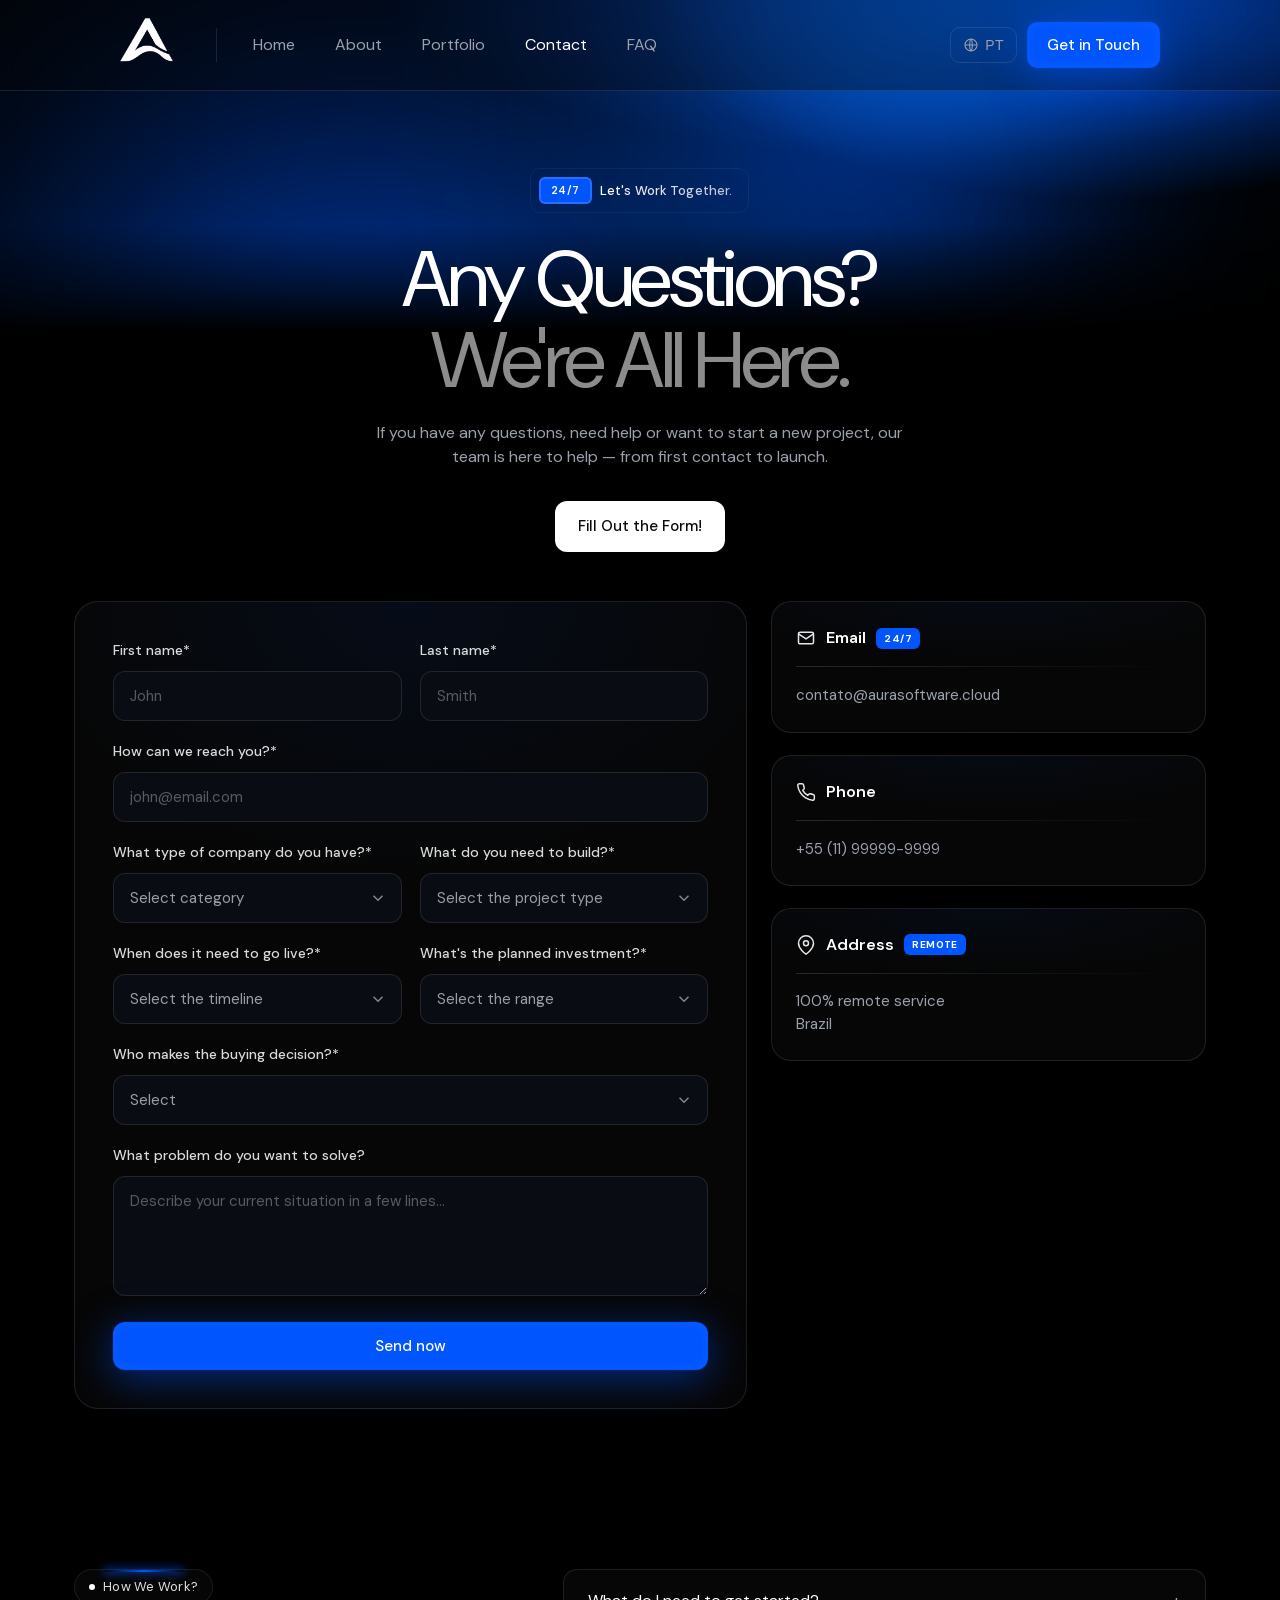
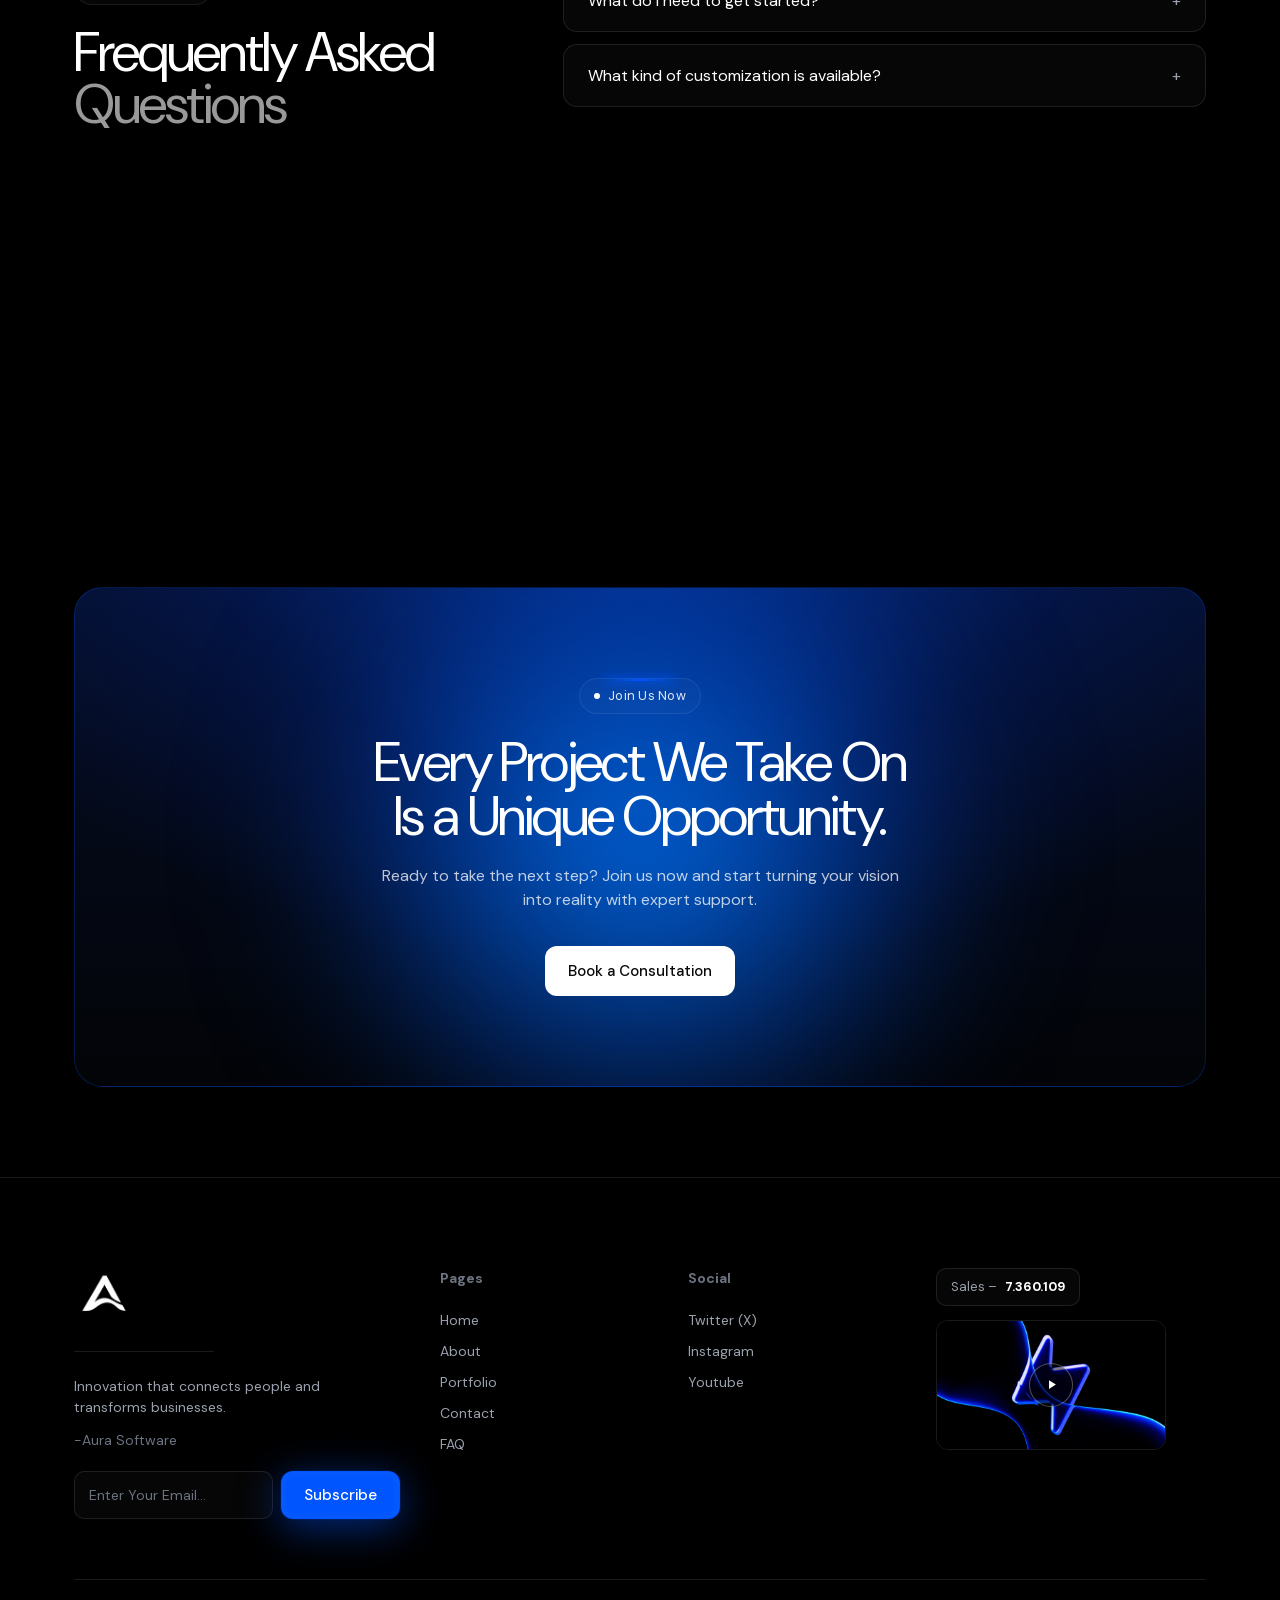
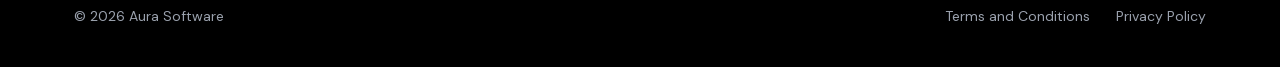
<file: contato.html>
<!DOCTYPE html>
<html lang="pt-BR">
<head>
<meta charset="utf-8" />
<meta name="viewport" content="width=device-width, initial-scale=1" />
<title>Contato · Aura Software</title>
<meta name="description" content="Fale com a Aura Software. Tire dúvidas, peça ajuda ou inicie um novo projeto — nossa equipe está pronta para ajudar." />
<link rel="icon" href="assets/img/logo-nav.png" />
<link rel="stylesheet" href="styles.css?v=65" />
</head>
<body>

<div class="nav-wrap">
  <nav class="nav">
    <a class="logo" href="index.html"><img src="assets/img/logo-nav.png" alt="Aura Software" /></a>
    <span class="nav-sep"></span>
    <div class="nav-links">
      <a href="index.html">Início</a>
      <a href="sobre.html">Sobre</a>
      <a href="portfolio.html">Portfólio</a>
      <a href="contato.html" class="active">Contato</a>
      <a href="contato.html#faq">Perguntas Frequentes</a>
    </div>
    <div class="nav-cta">
      <button class="lang-btn" type="button" data-lang-switch aria-label="Change language"><svg viewBox="0 0 24 24" fill="none" stroke="currentColor" stroke-width="1.6"><circle cx="12" cy="12" r="9"/><path d="M3 12h18M12 3c2.6 2.7 2.6 15.3 0 18M12 3c-2.6 2.7-2.6 15.3 0 18"/></svg><span class="lang-code">PT</span></button>
      <a class="btn btn-primary" href="contato.html">Entre Em Contato</a>
      <button class="hamburger" id="hamburger" aria-label="Menu"><span></span><span></span></button>
    </div>
  </nav>
  <div class="mobile-menu" id="mobileMenu">
    <a href="index.html">Início</a>
    <a href="sobre.html">Sobre</a>
    <a href="portfolio.html">Portfólio</a>
    <a href="contato.html">Contato</a>
    <a href="contato.html#faq">Perguntas Frequentes</a>
    <a class="btn btn-primary" href="contato.html">Entre Em Contato</a>
  </div>
</div>

<!-- ===================== HERO ===================== -->
<section class="hero about-hero" id="inicio" style="padding-bottom:40px">
  <div class="hero-fx" aria-hidden="true">
    <div class="hero-bg"></div>
    <div class="glow hero-glow" id="heroGlow" style="width:520px;height:520px;top:30%;left:-40px;opacity:.85"></div>
    <div class="glow hero-glow" id="heroGlow2" style="width:440px;height:440px;top:-90px;right:6%;opacity:.6"></div>
  </div>
  <div class="container hero-inner">
    <span class="hl-tag">
      <span class="hl-badge">24/7</span>
      <span class="hl-title">Vamos Trabalhar Juntos.</span>
    </span>
    <h1>Alguma Dúvida? <span class="dim">Estamos Todos Aqui.</span></h1>
    <p>Se você tiver alguma dúvida, precisar de ajuda ou quiser iniciar um novo projeto, nossa equipe está aqui para ajudar — do primeiro contato ao lançamento.</p>
    <div class="hero-actions">
      <a class="btn btn-light" href="#contato-form">Preencha o Formulário!</a>
    </div>
  </div>
</section>

<!-- ===================== FORMULÁRIO + INFO ===================== -->
<section class="contact-sec" id="contato-form">
  <div class="container">
    <div class="contact-wrap">
      <form class="contact-form" onsubmit="return false">
        <div class="cf-row">
          <div class="cf-field"><label for="cf-first">Primeiro nome*</label><input id="cf-first" type="text" placeholder="João" required /></div>
          <div class="cf-field"><label for="cf-last">Sobrenome*</label><input id="cf-last" type="text" placeholder="Silva" required /></div>
        </div>
        <div class="cf-field"><label for="cf-email">Como podemos entrar em contato com você?*</label><input id="cf-email" type="email" placeholder="joao@email.com" required /></div>
        <div class="cf-row">
          <div class="cf-field"><label for="cf-type">Qual é o tipo da sua empresa?*</label>
            <select id="cf-type" required>
              <option value="" selected disabled>Selecione a categoria</option>
              <option>Agência</option>
              <option>SaaS</option>
              <option>Startup</option>
              <option>Empresa</option>
              <option>Outro</option>
            </select>
          </div>
          <div class="cf-field"><label for="cf-need">O que você precisa construir?*</label>
            <select id="cf-need" required>
              <option value="" selected disabled>Selecione o tipo de projeto</option>
              <option>Sistema interno / ERP sob medida</option>
              <option>Plataforma SaaS ou MVP</option>
              <option>Aplicativo mobile</option>
              <option>Site institucional ou landing page</option>
              <option>Automação e integrações entre sistemas</option>
              <option>Refazer / resgatar um projeto travado</option>
            </select>
          </div>
        </div>
        <div class="cf-row">
          <div class="cf-field"><label for="cf-timing">Quando precisa estar no ar?*</label>
            <select id="cf-timing" required>
              <option value="" selected disabled>Selecione o prazo</option>
              <option>Com urgência — este mês</option>
              <option>Nos próximos 30 a 60 dias</option>
              <option>Nos próximos 3 a 6 meses</option>
              <option>Ainda estou avaliando</option>
            </select>
          </div>
          <div class="cf-field"><label for="cf-budget">Qual o investimento previsto?*</label>
            <select id="cf-budget" required>
              <option value="" selected disabled>Selecione a faixa</option>
              <option>Até R$ 10.000</option>
              <option>R$ 10.000 a R$ 30.000</option>
              <option>R$ 30.000 a R$ 80.000</option>
              <option>Acima de R$ 80.000</option>
              <option>Ainda não defini</option>
            </select>
          </div>
        </div>
        <div class="cf-field"><label for="cf-authority">Quem decide a contratação?*</label>
          <select id="cf-authority" required>
            <option value="" selected disabled>Selecione</option>
            <option>Eu decido sozinho</option>
            <option>Eu decido junto com sócios ou diretoria</option>
            <option>Eu indico, outra pessoa aprova</option>
          </select>
        </div>
        <div class="cf-field"><label for="cf-msg">Qual o problema que você quer resolver?</label><textarea id="cf-msg" placeholder="Descreva em poucas linhas o cenário atual..."></textarea></div>
        <button class="btn btn-primary cf-submit" type="submit">Envie agora</button>
      </form>

      <div class="contact-info">
        <div class="info-card">
          <div class="head"><svg viewBox="0 0 24 24"><rect x="3" y="5" width="18" height="14" rx="2"/><path d="m3 7 9 6 9-6"/></svg><h4>Email</h4><span class="badge">24/7</span></div>
          <div class="line"></div>
          <a href="mailto:contato@aurasoftware.cloud">contato@aurasoftware.cloud</a>
        </div>
        <div class="info-card">
          <div class="head"><svg viewBox="0 0 24 24"><path d="M22 16.92v3a2 2 0 0 1-2.18 2 19.79 19.79 0 0 1-8.63-3.07 19.5 19.5 0 0 1-6-6 19.79 19.79 0 0 1-3.07-8.67A2 2 0 0 1 4.11 2h3a2 2 0 0 1 2 1.72c.13.96.36 1.9.7 2.81a2 2 0 0 1-.45 2.11L8.09 9.91a16 16 0 0 0 6 6l1.27-1.27a2 2 0 0 1 2.11-.45c.91.34 1.85.57 2.81.7A2 2 0 0 1 22 16.92Z"/></svg><h4>Telefone</h4></div>
          <div class="line"></div>
          <a href="tel:+5511999999999">+55 (11) 99999-9999</a>
        </div>
        <div class="info-card">
          <div class="head"><svg viewBox="0 0 24 24"><path d="M21 10c0 7-9 13-9 13s-9-6-9-13a9 9 0 0 1 18 0Z"/><circle cx="12" cy="10" r="3"/></svg><h4>Endereço</h4><span class="badge">REMOTO</span></div>
          <div class="line"></div>
          <p>Atendimento 100% remoto<br/>Brasil</p>
        </div>
      </div>
    </div>
  </div>
</section>

<!-- ===================== FAQ ===================== -->
<section class="faq" id="faq">
  <div class="container">
    <div class="faq-grid">
    <div class="section-head">
      <span class="eyebrow">Como Trabalhamos?</span>
      <h2>Perguntas <span class="dim">Frequentes</span></h2>
      <p>Tem dúvidas? Nossa seção de perguntas frequentes (FAQ) tem respostas rápidas para as dúvidas mais comuns.</p>
    </div>
    <div class="faq-list">
      <div class="faq-item"><button class="faq-q">O que preciso para começar? <span class="ic">+</span></button><div class="faq-a"><p>Basta entrar em contato e contar sua ideia. Agendamos uma conversa, entendemos seu objetivo e montamos uma proposta com escopo e prazo claros.</p></div></div>
      <div class="faq-item"><button class="faq-q">Que tipo de personalização está disponível? <span class="ic">+</span></button><div class="faq-a"><p>Todo projeto é construído sob medida — do design à arquitetura — para se adequar à sua marca e às suas necessidades de negócio.</p></div></div>
      <div class="faq-item"><button class="faq-q">Quão fácil é editar para iniciantes? <span class="ic">+</span></button><div class="faq-a"><p>Entregamos painéis administrativos e documentação pensados para quem não é técnico — você mesmo atualiza conteúdos do dia a dia.</p></div></div>
      <div class="faq-item"><button class="faq-q">Preciso saber programar? <span class="ic">+</span></button><div class="faq-a"><p>Não. Cuidamos de toda a parte técnica: código, design, deploy e manutenção. Você foca no seu negócio.</p></div></div>
      <div class="faq-item"><button class="faq-q">Quanto tempo leva um projeto? <span class="ic">+</span></button><div class="faq-a"><p>Depende do escopo: de algumas semanas para um site ou MVP, a alguns meses para uma plataforma completa. Definimos o prazo antes de começar.</p></div></div>
      <div class="faq-item"><button class="faq-q">E depois da entrega? <span class="ic">+</span></button><div class="faq-a"><p>Oferecemos suporte e evolução contínua do produto, além de toda a documentação necessária.</p></div></div>
    </div>
    </div>
  </div>
</section>

<!-- ===================== CTA ===================== -->
<section class="cta">
  <div class="container">
    <div class="cta-card no-reveal">
      <span class="cta-blur" aria-hidden="true"></span>
      <span class="eyebrow">Junte-se a Nós Agora</span>
      <h2 class="no-reveal" style="margin-top:22px">Cada Projeto que Realizamos<br/>é uma Oportunidade Única.</h2>
      <p>Pronto para dar o próximo passo? Junte-se a nós agora e comece a transformar sua visão em realidade com o apoio de especialistas.</p>
      <a class="btn btn-light" href="#contato-form">Agende uma Consulta</a>
    </div>
  </div>
</section>

<!-- ===================== FOOTER ===================== -->
<footer>
  <div class="container">
    <div class="foot-top">
      <div class="foot-brand">
        <div class="logo"><img src="assets/img/logo-nav.png" alt="Aura" /></div>
        <div class="sep"></div>
        <p>Inovação que conecta pessoas e transforma negócios.</p>
        <div class="sig">-Aura Software</div>
        <form class="newsletter" onsubmit="return false">
          <input type="email" placeholder="Insira Seu E-mail…" />
          <button class="btn btn-primary" type="submit">Inscreva-se</button>
        </form>
      </div>
      <div class="foot-col">
        <h4>Páginas</h4>
        <a href="index.html">Início</a>
        <a href="sobre.html">Sobre</a>
        <a href="portfolio.html">Portfólio</a>
        <a href="contato.html">Contato</a>
        <a href="contato.html#faq">Perguntas Frequentes</a>
      </div>
      <div class="foot-col">
        <h4>Social</h4>
        <a href="#">Twitter (X)</a>
        <a href="#">Instagram</a>
        <a href="#">Youtube</a>
      </div>
      <div class="foot-video">
        <span class="sales">Vendas – <b>7.360.109</b></span>
        <div class="thumb">
          <img src="assets/img/video-preview.jpg" alt="Aura" />
          <div class="play"><svg viewBox="0 0 24 24"><path d="M8 5v14l11-7z"/></svg></div>
        </div>
      </div>
    </div>
    <div class="foot-bottom">
      <span>© 2026 Aura Software</span>
      <div class="links">
        <a href="#">Termos e Condições</a>
        <a href="#">Política de Privacidade</a>
      </div>
    </div>
  </div>
</footer>

<div class="cursor-dot" id="cursorDot" aria-hidden="true"></div>

<script src="assets/i18n.js?v=7"></script>
<script src="assets/lenis.min.js"></script>
<script src="script.js?v=43"></script>
</body>
</html>
</file>
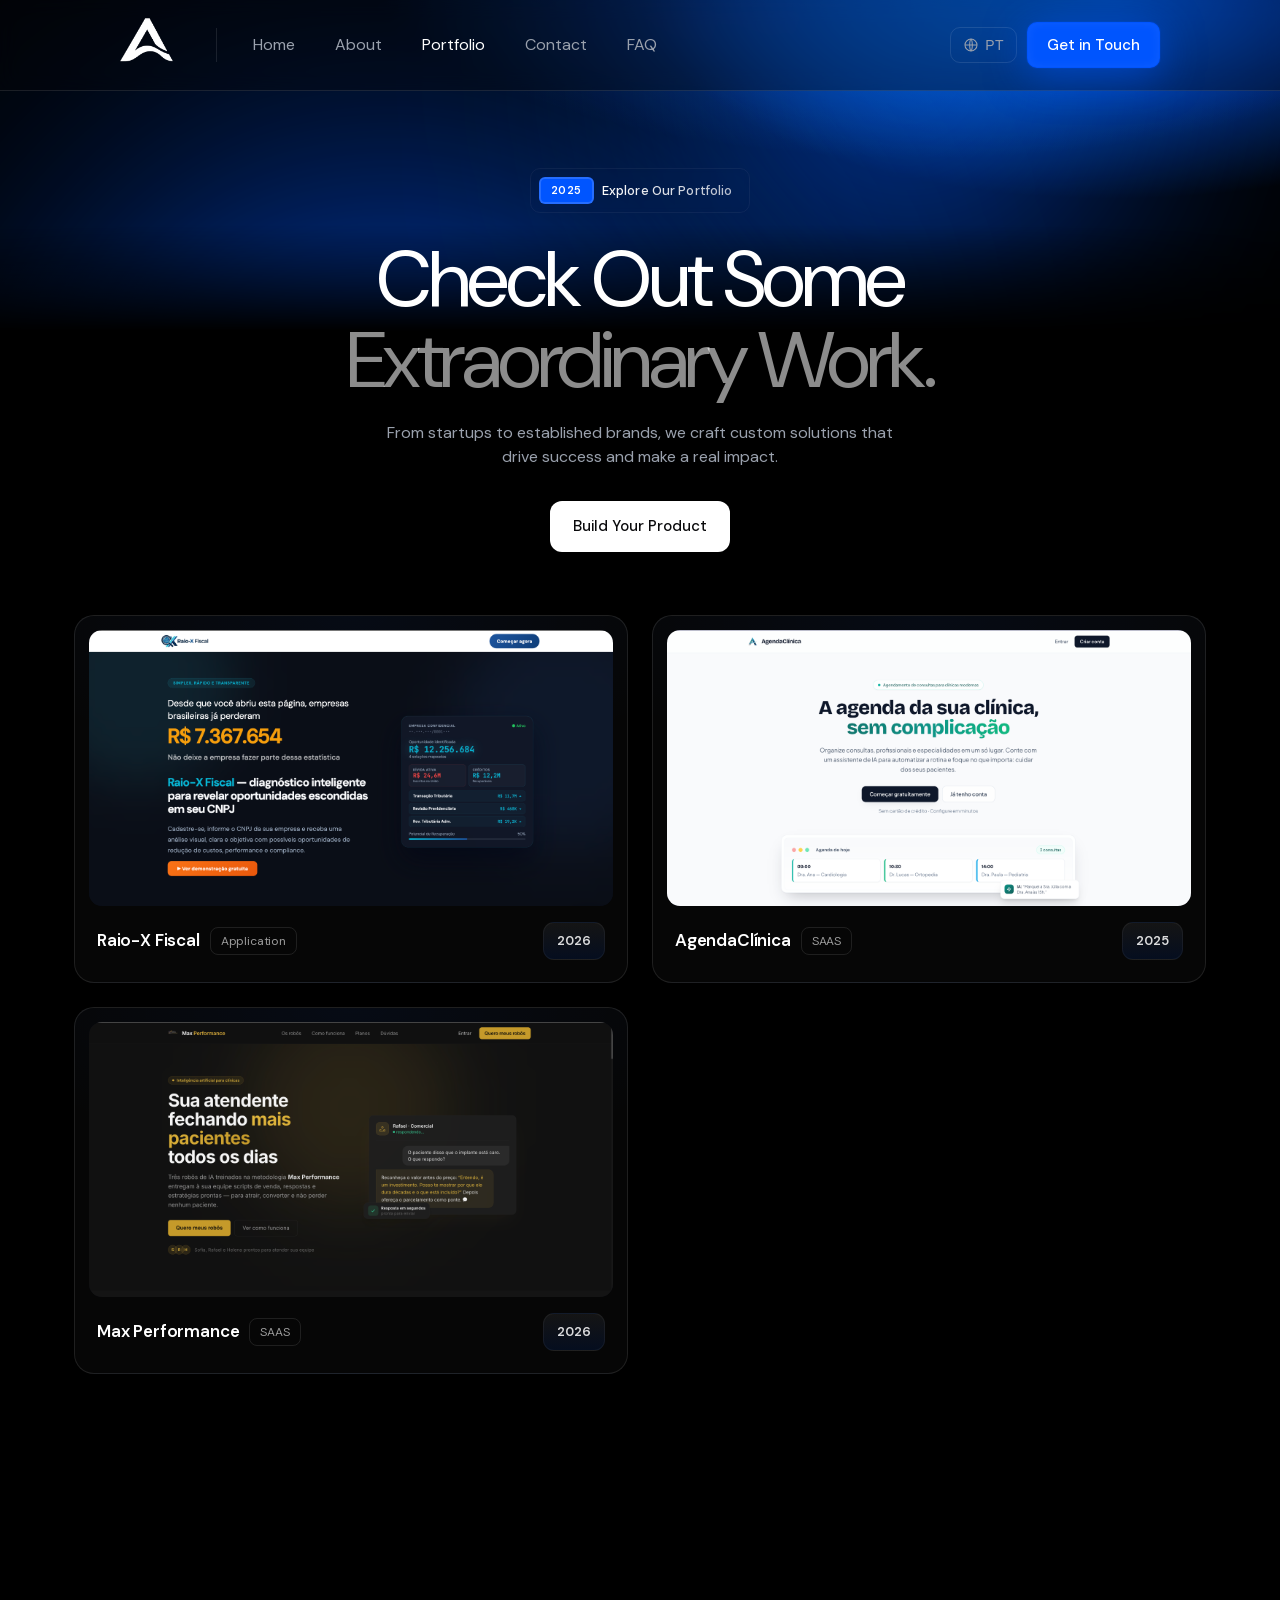
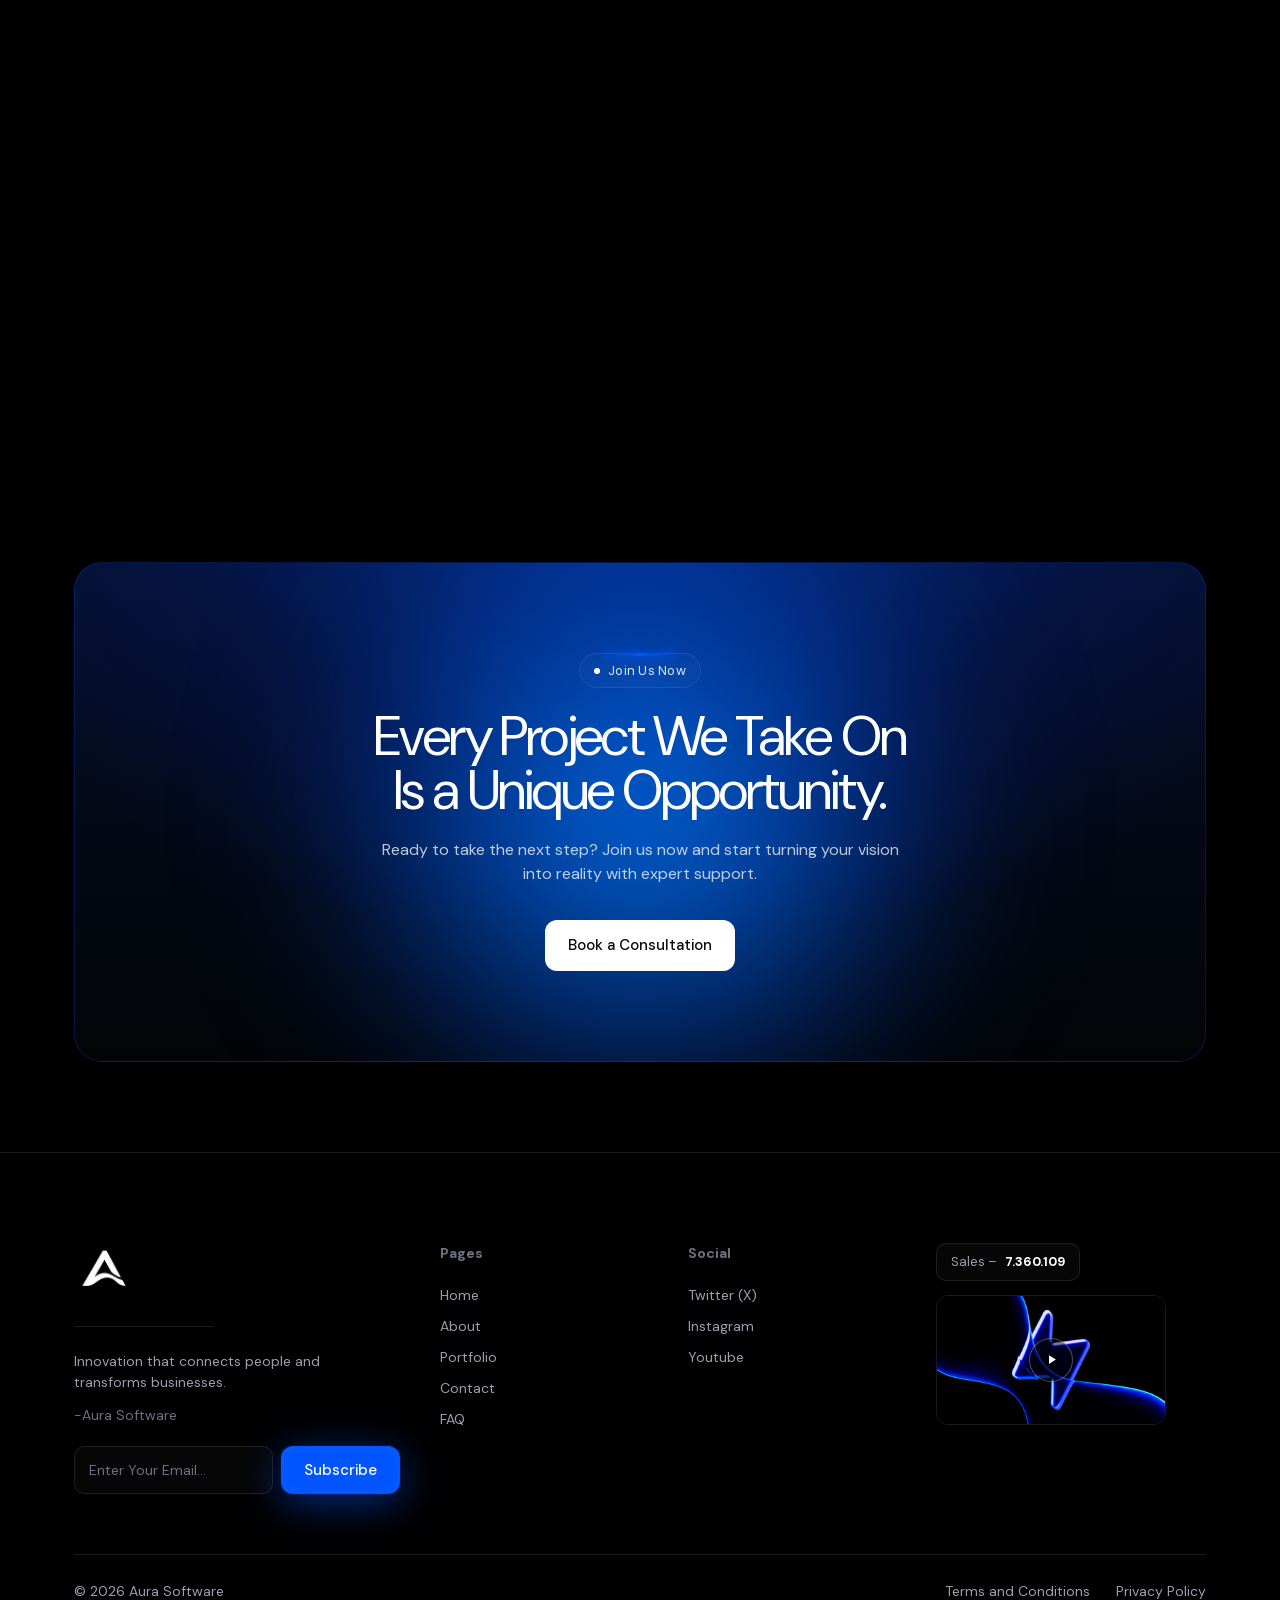
<file: portfolio.html>
<!DOCTYPE html>
<html lang="pt-BR">
<head>
<meta charset="utf-8" />
<meta name="viewport" content="width=device-width, initial-scale=1" />
<title>Portfólio · Aura Software</title>
<meta name="description" content="Confira alguns dos trabalhos da Aura Software: aplicações, plataformas e sistemas sob medida que geram impacto real." />
<link rel="icon" href="assets/img/logo-nav.png" />
<link rel="stylesheet" href="styles.css?v=65" />
</head>
<body>

<div class="nav-wrap">
  <nav class="nav">
    <a class="logo" href="index.html"><img src="assets/img/logo-nav.png" alt="Aura Software" /></a>
    <span class="nav-sep"></span>
    <div class="nav-links">
      <a href="index.html">Início</a>
      <a href="sobre.html">Sobre</a>
      <a href="portfolio.html" class="active">Portfólio</a>
      <a href="contato.html">Contato</a>
      <a href="contato.html#faq">Perguntas Frequentes</a>
    </div>
    <div class="nav-cta">
      <button class="lang-btn" type="button" data-lang-switch aria-label="Change language"><svg viewBox="0 0 24 24" fill="none" stroke="currentColor" stroke-width="1.6"><circle cx="12" cy="12" r="9"/><path d="M3 12h18M12 3c2.6 2.7 2.6 15.3 0 18M12 3c-2.6 2.7-2.6 15.3 0 18"/></svg><span class="lang-code">PT</span></button>
      <a class="btn btn-primary" href="contato.html">Entre Em Contato</a>
      <button class="hamburger" id="hamburger" aria-label="Menu"><span></span><span></span></button>
    </div>
  </nav>
  <div class="mobile-menu" id="mobileMenu">
    <a href="index.html">Início</a>
    <a href="sobre.html">Sobre</a>
    <a href="portfolio.html">Portfólio</a>
    <a href="contato.html">Contato</a>
    <a href="contato.html#faq">Perguntas Frequentes</a>
    <a class="btn btn-primary" href="contato.html">Entre Em Contato</a>
  </div>
</div>

<!-- ===================== HERO ===================== -->
<section class="hero about-hero" id="inicio" style="padding-bottom:40px">
  <div class="hero-fx" aria-hidden="true">
    <div class="hero-bg"></div>
    <div class="glow hero-glow" id="heroGlow" style="width:520px;height:520px;top:30%;left:-40px;opacity:.85"></div>
    <div class="glow hero-glow" id="heroGlow2" style="width:440px;height:440px;top:-90px;right:6%;opacity:.6"></div>
  </div>
  <div class="container hero-inner">
    <span class="hl-tag">
      <span class="hl-badge">2025</span>
      <span class="hl-title">Explore Nosso Portfólio</span>
    </span>
    <h1>Confira Alguns <span class="dim">Trabalhos Extraordinários.</span></h1>
    <p>Desde startups a marcas consolidadas, criamos soluções personalizadas que impulsionam o sucesso e geram um impacto real.</p>
    <div class="hero-actions">
      <a class="btn btn-light" href="contato.html">Crie Seu produto</a>
    </div>
  </div>
</section>

<!-- ===================== PROJETOS ===================== -->
<section class="split" style="padding-top:0">
  <div class="container">
    <div class="proj-grid">
      <a class="proj-card" href="portfolio/raioxfiscal.html">
        <div class="proj-img"><img loading="lazy" decoding="async" src="assets/img/port-raiox.png" alt="Raio-X Fiscal" /></div>
        <div class="proj-foot">
          <div class="proj-name">Raio-X Fiscal <span class="proj-cat">Application</span></div>
          <span class="proj-year">2026</span>
        </div>
      </a>
      <a class="proj-card" href="portfolio/agendaclinica.html">
        <div class="proj-img"><img loading="lazy" decoding="async" src="assets/img/port-agenda.png" alt="AgendaClínica" /></div>
        <div class="proj-foot">
          <div class="proj-name">AgendaClínica <span class="proj-cat">SAAS</span></div>
          <span class="proj-year">2025</span>
        </div>
      </a>
      <a class="proj-card" href="portfolio/maxperformance.html">
        <div class="proj-img"><img loading="lazy" decoding="async" src="assets/img/maxperformance.png" alt="Max Performance" /></div>
        <div class="proj-foot">
          <div class="proj-name">Max Performance <span class="proj-cat">SAAS</span></div>
          <span class="proj-year">2026</span>
        </div>
      </a>
    </div>
  </div>
</section>

<!-- ===================== FAQ ===================== -->
<section class="faq" id="faq">
  <div class="container">
    <div class="faq-grid">
    <div class="section-head">
      <span class="eyebrow">Como Trabalhamos?</span>
      <h2>Perguntas <span class="dim">Frequentes</span></h2>
      <p>Tem dúvidas? Nossa seção de perguntas frequentes (FAQ) tem respostas rápidas para as dúvidas mais comuns.</p>
    </div>
    <div class="faq-list">
      <div class="faq-item"><button class="faq-q">O que preciso para começar? <span class="ic">+</span></button><div class="faq-a"><p>Basta entrar em contato e contar sua ideia. Agendamos uma conversa, entendemos seu objetivo e montamos uma proposta com escopo e prazo claros.</p></div></div>
      <div class="faq-item"><button class="faq-q">Que tipo de personalização está disponível? <span class="ic">+</span></button><div class="faq-a"><p>Todo projeto é construído sob medida — do design à arquitetura — para se adequar à sua marca e às suas necessidades de negócio.</p></div></div>
      <div class="faq-item"><button class="faq-q">Quão fácil é editar para iniciantes? <span class="ic">+</span></button><div class="faq-a"><p>Entregamos painéis administrativos e documentação pensados para quem não é técnico — você mesmo atualiza conteúdos do dia a dia.</p></div></div>
      <div class="faq-item"><button class="faq-q">Preciso saber programar? <span class="ic">+</span></button><div class="faq-a"><p>Não. Cuidamos de toda a parte técnica: código, design, deploy e manutenção. Você foca no seu negócio.</p></div></div>
      <div class="faq-item"><button class="faq-q">Quanto tempo leva um projeto? <span class="ic">+</span></button><div class="faq-a"><p>Depende do escopo: de algumas semanas para um site ou MVP, a alguns meses para uma plataforma completa. Definimos o prazo antes de começar.</p></div></div>
      <div class="faq-item"><button class="faq-q">E depois da entrega? <span class="ic">+</span></button><div class="faq-a"><p>Oferecemos suporte e evolução contínua do produto, além de toda a documentação necessária.</p></div></div>
    </div>
    </div>
  </div>
</section>

<!-- ===================== CTA ===================== -->
<section class="cta">
  <div class="container">
    <div class="cta-card no-reveal">
      <span class="cta-blur" aria-hidden="true"></span>
      <span class="eyebrow">Junte-se a Nós Agora</span>
      <h2 class="no-reveal" style="margin-top:22px">Cada Projeto que Realizamos<br/>é uma Oportunidade Única.</h2>
      <p>Pronto para dar o próximo passo? Junte-se a nós agora e comece a transformar sua visão em realidade com o apoio de especialistas.</p>
      <a class="btn btn-light" href="contato.html">Agende uma Consulta</a>
    </div>
  </div>
</section>

<!-- ===================== FOOTER ===================== -->
<footer>
  <div class="container">
    <div class="foot-top">
      <div class="foot-brand">
        <div class="logo"><img src="assets/img/logo-nav.png" alt="Aura" /></div>
        <div class="sep"></div>
        <p>Inovação que conecta pessoas e transforma negócios.</p>
        <div class="sig">-Aura Software</div>
        <form class="newsletter" onsubmit="return false">
          <input type="email" placeholder="Insira Seu E-mail…" />
          <button class="btn btn-primary" type="submit">Inscreva-se</button>
        </form>
      </div>
      <div class="foot-col">
        <h4>Páginas</h4>
        <a href="index.html">Início</a>
        <a href="sobre.html">Sobre</a>
        <a href="portfolio.html">Portfólio</a>
        <a href="contato.html">Contato</a>
        <a href="contato.html#faq">Perguntas Frequentes</a>
      </div>
      <div class="foot-col">
        <h4>Social</h4>
        <a href="#">Twitter (X)</a>
        <a href="#">Instagram</a>
        <a href="#">Youtube</a>
      </div>
      <div class="foot-video">
        <span class="sales">Vendas – <b>7.360.109</b></span>
        <div class="thumb">
          <img src="assets/img/video-preview.jpg" alt="Aura" />
          <div class="play"><svg viewBox="0 0 24 24"><path d="M8 5v14l11-7z"/></svg></div>
        </div>
      </div>
    </div>
    <div class="foot-bottom">
      <span>© 2026 Aura Software</span>
      <div class="links">
        <a href="#">Termos e Condições</a>
        <a href="#">Política de Privacidade</a>
      </div>
    </div>
  </div>
</footer>

<div class="cursor-dot" id="cursorDot" aria-hidden="true"></div>

<script src="assets/i18n.js?v=7"></script>
<script src="assets/lenis.min.js"></script>
<script src="script.js?v=43"></script>
</body>
</html>
</file>
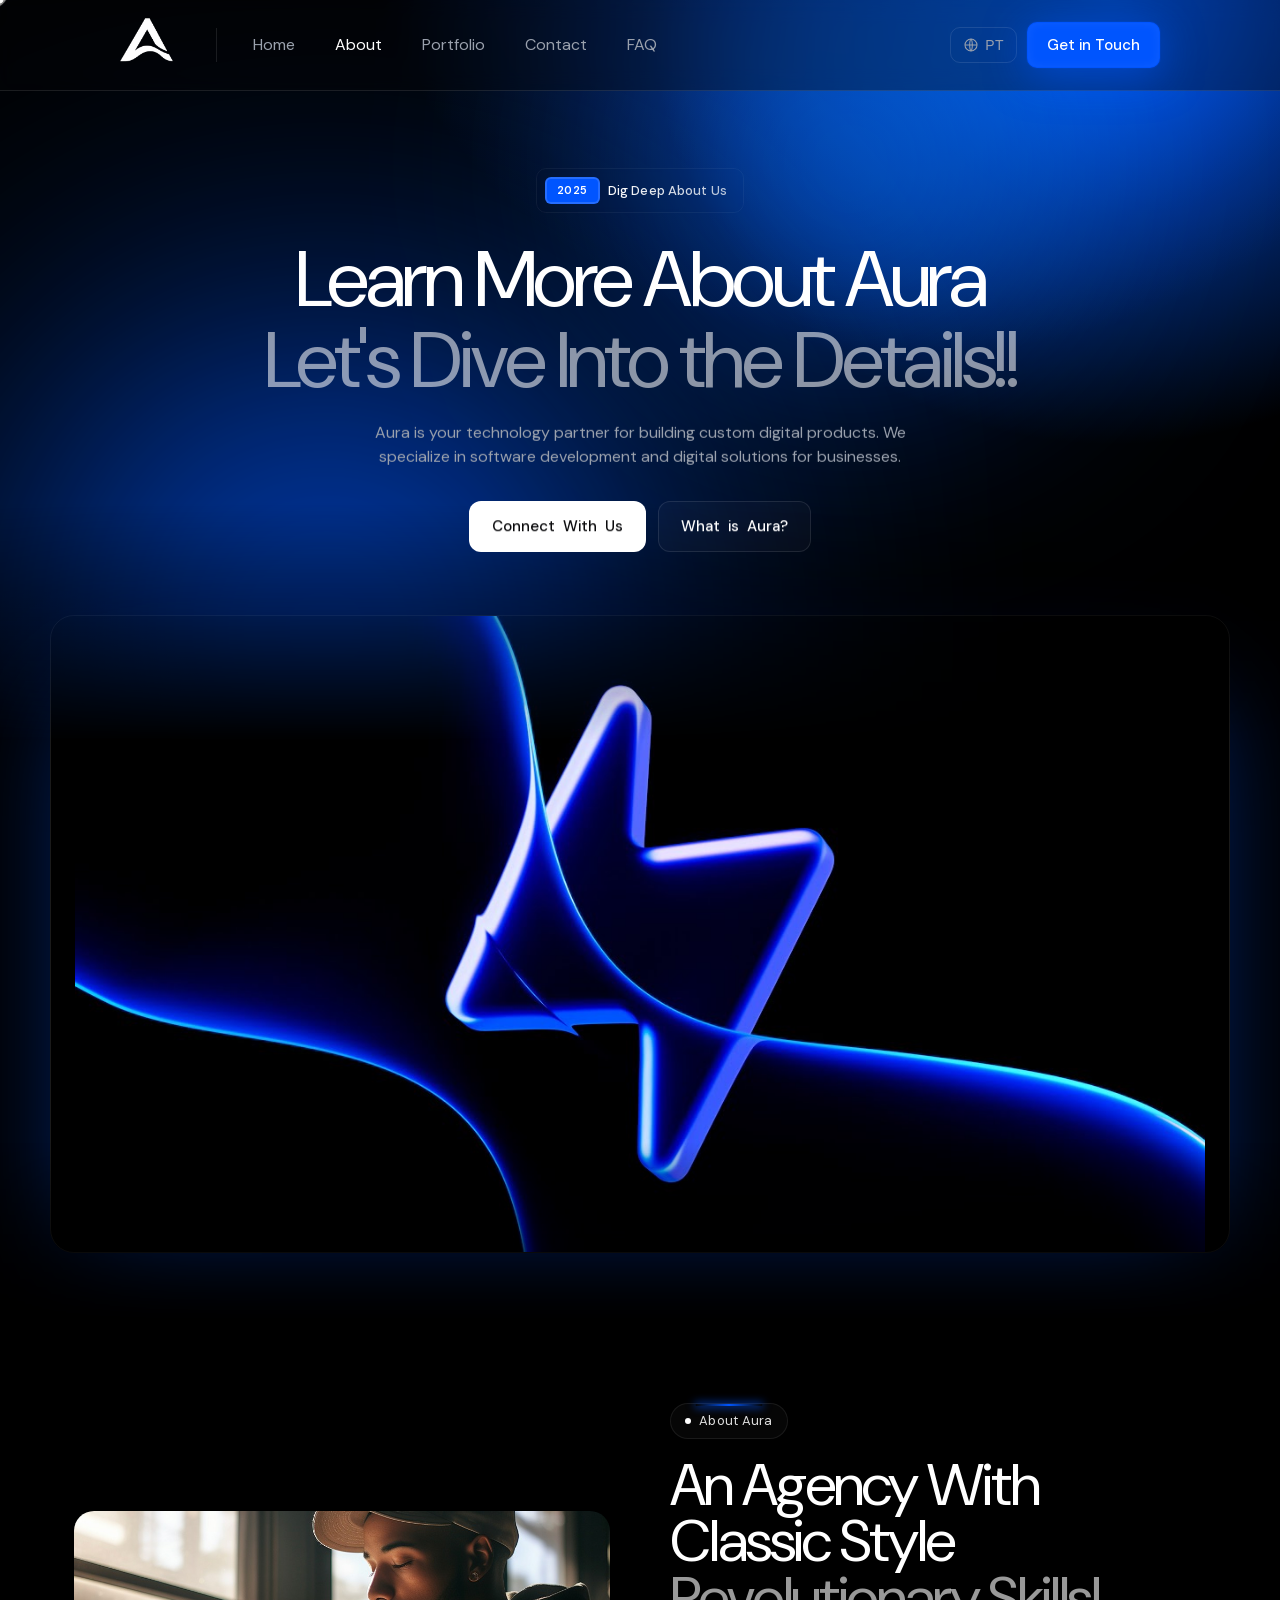
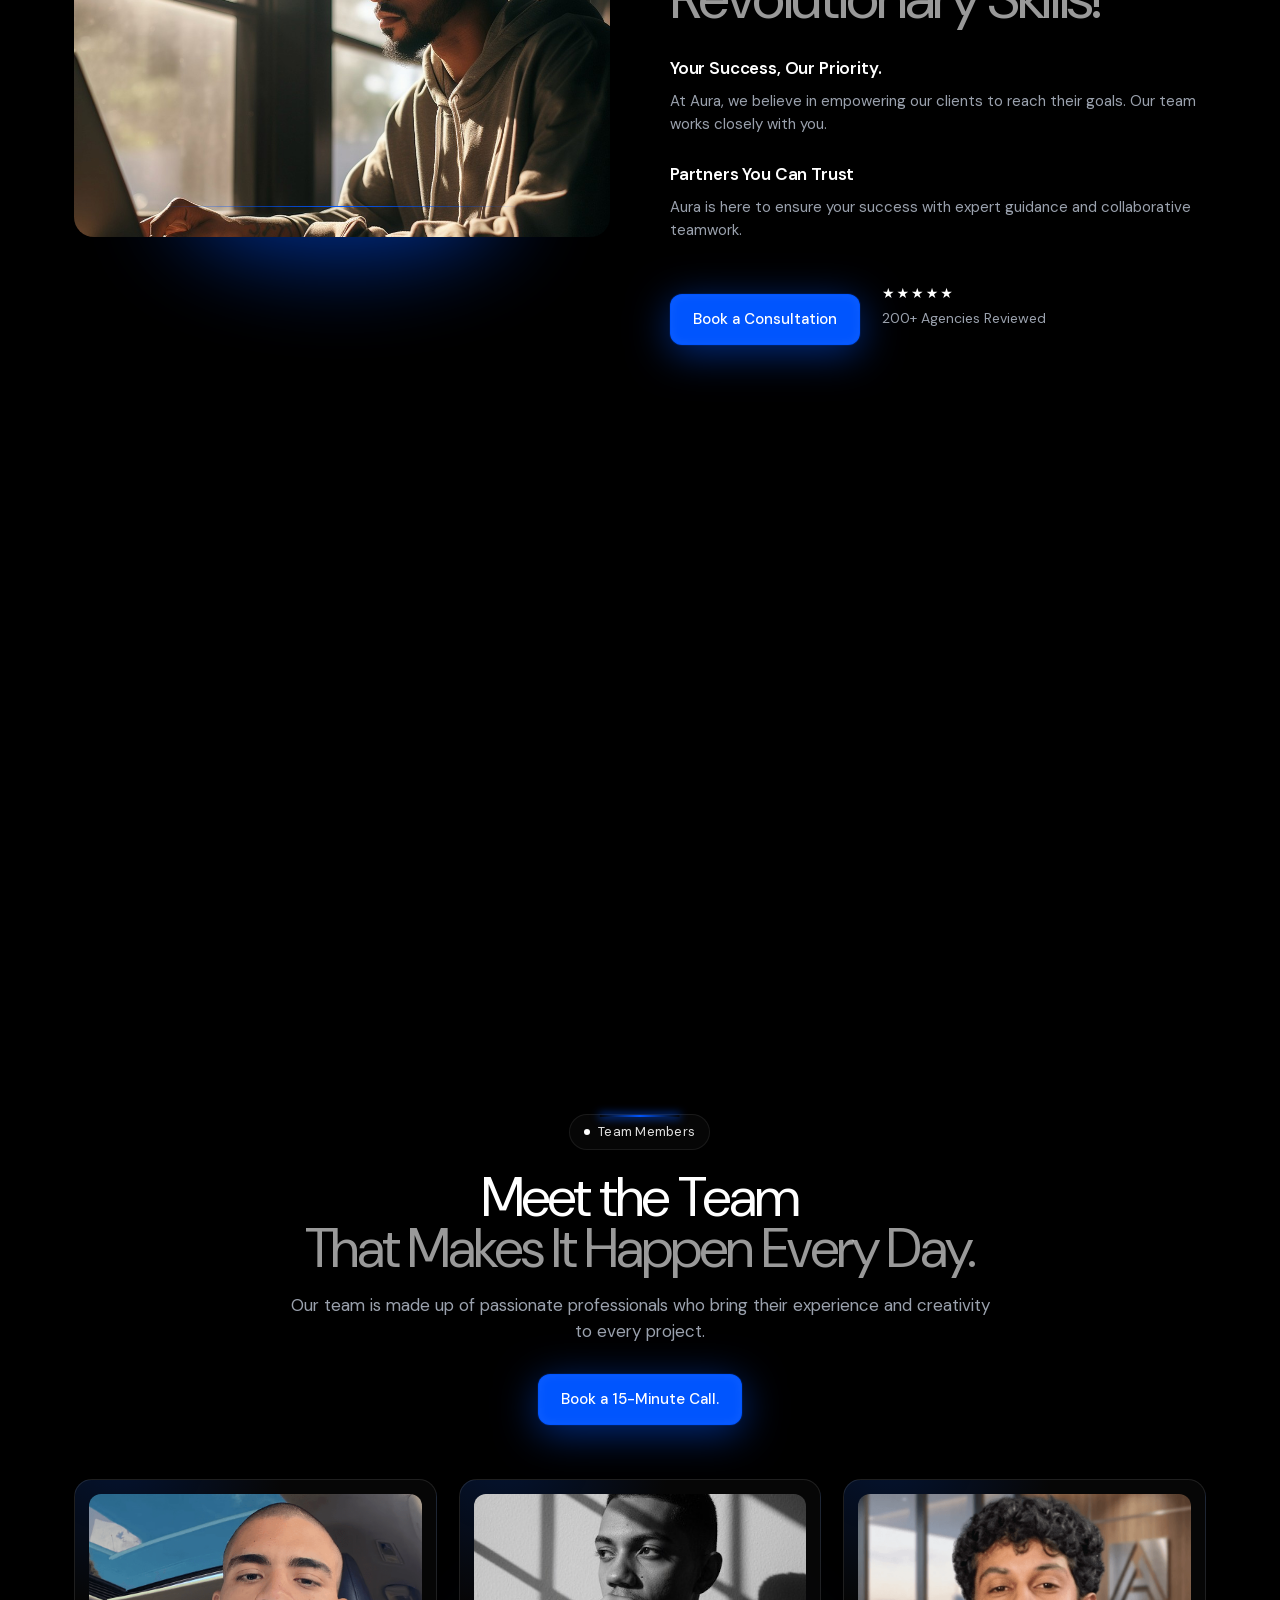
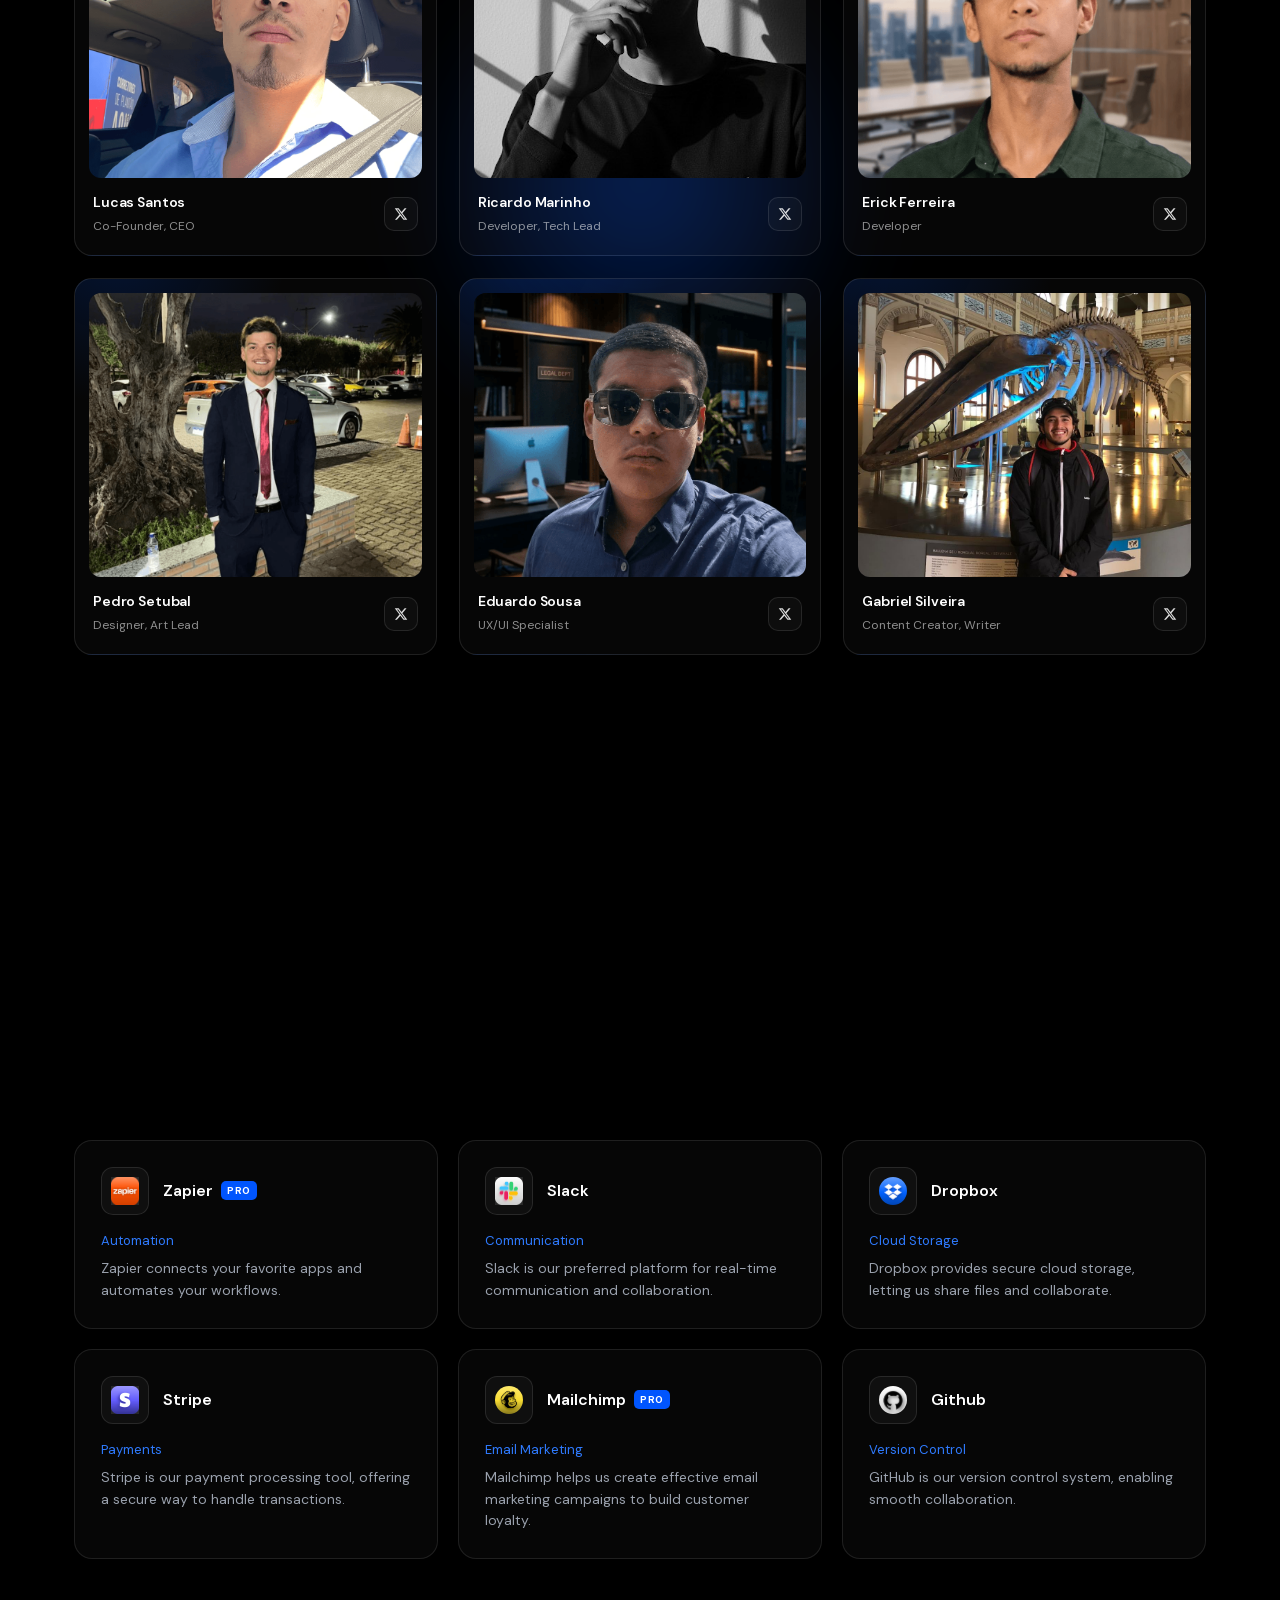
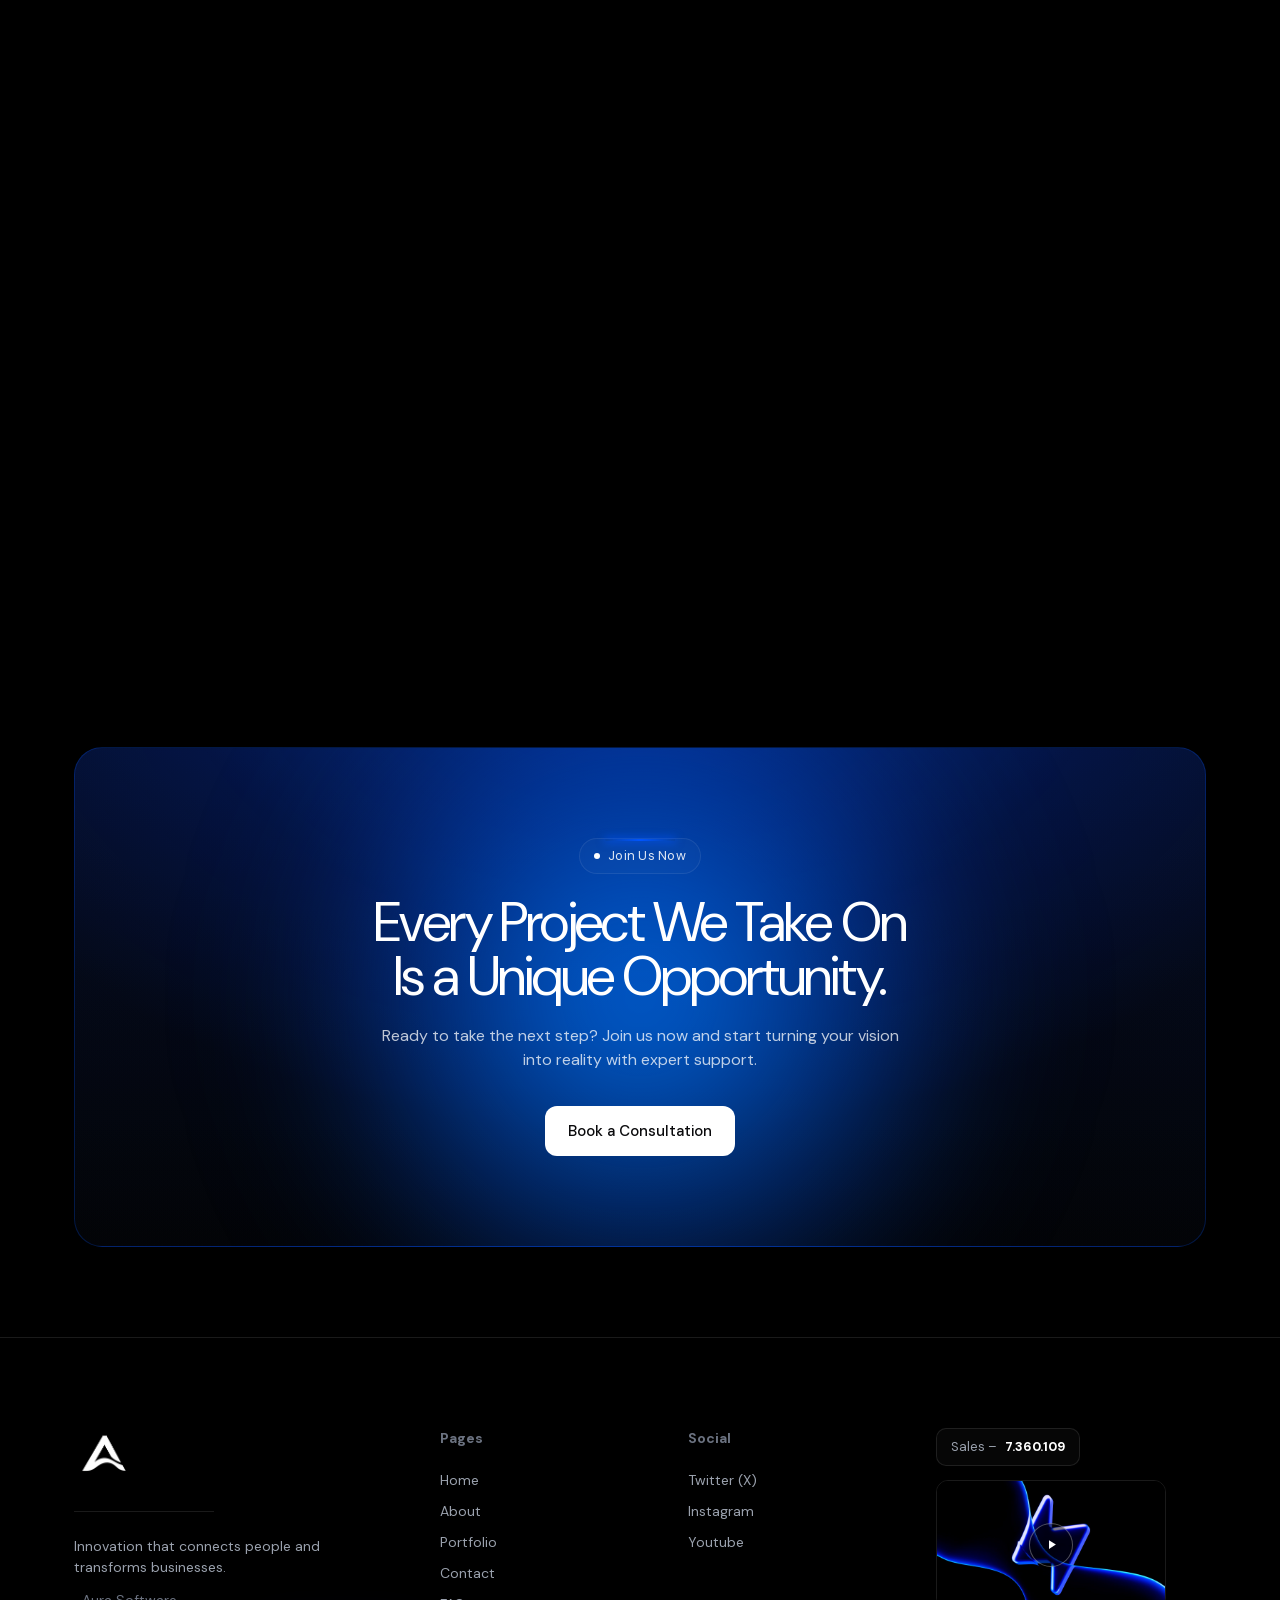
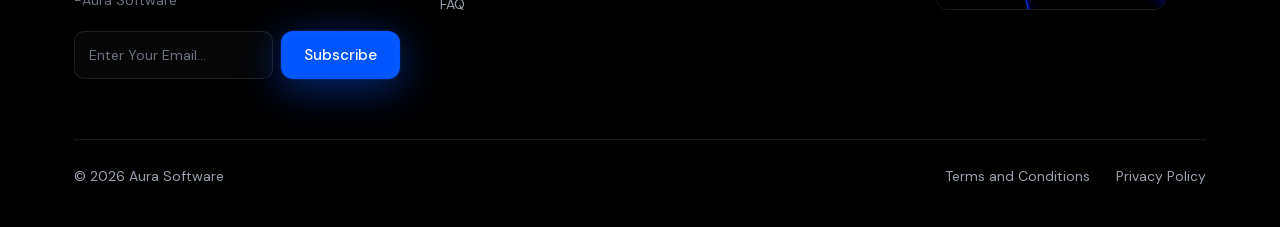
<file: sobre.html>
<!DOCTYPE html>
<html lang="pt-BR">
<head>
<meta charset="utf-8" />
<meta name="viewport" content="width=device-width, initial-scale=1" />
<title>Sobre · Aura Software</title>
<meta name="description" content="Conheça a Aura Software: engenharia de software de ponta a ponta, do MVP ao produto em produção." />
<link rel="icon" href="assets/img/logo-nav.png" />
<link rel="stylesheet" href="styles.css?v=65" />
</head>
<body>

<div class="nav-wrap">
  <nav class="nav">
    <a class="logo" href="index.html"><img src="assets/img/logo-nav.png" alt="Aura Software" /></a>
    <span class="nav-sep"></span>
    <div class="nav-links">
      <a href="index.html">Início</a>
      <a href="sobre.html" class="active">Sobre</a>
      <a href="portfolio.html">Portfólio</a>
      <a href="contato.html">Contato</a>
      <a href="contato.html#faq">Perguntas Frequentes</a>
    </div>
    <div class="nav-cta">
      <button class="lang-btn" type="button" data-lang-switch aria-label="Change language"><svg viewBox="0 0 24 24" fill="none" stroke="currentColor" stroke-width="1.6"><circle cx="12" cy="12" r="9"/><path d="M3 12h18M12 3c2.6 2.7 2.6 15.3 0 18M12 3c-2.6 2.7-2.6 15.3 0 18"/></svg><span class="lang-code">PT</span></button>
      <a class="btn btn-primary" href="contato.html">Entre Em Contato</a>
      <button class="hamburger" id="hamburger" aria-label="Menu"><span></span><span></span></button>
    </div>
  </nav>
  <div class="mobile-menu" id="mobileMenu">
    <a href="index.html">Início</a>
    <a href="sobre.html">Sobre</a>
    <a href="portfolio.html">Portfólio</a>
    <a href="contato.html">Contato</a>
    <a href="contato.html#faq">Perguntas Frequentes</a>
    <a class="btn btn-primary" href="contato.html">Entre Em Contato</a>
  </div>
</div>

<!-- ===================== HERO ===================== -->
<section class="hero about-hero" id="inicio">
  <div class="hero-fx" aria-hidden="true">
    <div class="hero-bg"></div>
    <div class="glow hero-glow" id="heroGlow" style="width:520px;height:520px;top:30%;left:-40px;opacity:.85"></div>
    <div class="glow hero-glow" id="heroGlow2" style="width:440px;height:440px;top:-90px;right:6%;opacity:.6"></div>
  </div>
  <div class="container hero-inner">
    <span class="hl-tag">
      <span class="hl-badge">2025</span>
      <span class="hl-title">Conheça a Fundo</span>
    </span>
    <h1>Saiba Mais Sobre a Aura <span class="dim">Vamos Analisar Em Detalhes!!</span></h1>
    <p class="word-fx">A Aura é a sua parceira de tecnologia para construir produtos digitais sob medida. Somos especialistas em desenvolvimento de software e soluções digitais para negócios.</p>
    <div class="hero-actions">
      <a class="btn btn-light word-fx" href="contato.html">Conecte-se conosco</a>
      <a class="btn word-fx" href="index.html">O que é Aura?</a>
    </div>
  </div>
  <div class="about-hero-img container">
    <img src="assets/img/about-lightning.jpg" alt="Raio azul abstrato" />
  </div>
</section>

<!-- ===================== SPLIT 1 — Sobre a Aura ===================== -->
<section class="split">
  <div class="container">
    <div class="split-grid">
      <div class="split-img"><img src="assets/img/about-split1.jpg" alt="Profissional da Aura trabalhando" /></div>
      <div class="split-body">
        <span class="eyebrow">Sobre a Aura</span>
        <h2>Uma Agência Com Estilo Clássico <span class="dim">Habilidades Revolucionárias!</span></h2>
        <div class="split-points no-reveal">
          <div>
            <h4>Seu Sucesso, Nossa Prioridade.</h4>
            <p>Na Aura, acreditamos em capacitar nossos clientes para que alcancem seus objetivos. Nossa equipe trabalha em estreita colaboração com você.</p>
          </div>
          <div>
            <h4>Parceiros Em Quem Você Pode Confiar</h4>
            <p>A Aura está aqui para garantir o seu sucesso com orientação especializada e trabalho em equipe colaborativo.</p>
          </div>
        </div>
        <div class="split-cta no-reveal">
          <a class="btn btn-primary" href="contato.html">Agende uma Consulta</a>
          <div class="split-note"><span class="stars">★★★★★</span> Mais de 200 Agências Avaliadas</div>
        </div>
      </div>
    </div>
  </div>
</section>

<!-- ===================== SPLIT 2 — Trabalhe de Forma Inteligente ===================== -->
<section class="split">
  <div class="container">
    <div class="split-grid flip">
      <div class="split-img"><img src="assets/img/about-split2.jpg" alt="Pessoa usando laptop" /></div>
      <div class="split-body">
        <h2>Trabalhe de Forma Inteligente, Não Árdua. <span class="dim">A Cada Minuto!</span></h2>
        <div class="split-points">
          <div>
            <h4>Guiados Em Cada Passo</h4>
            <p>Garantimos uma jornada tranquila desde a concepção até a conclusão, fornecendo suporte especializado para dar vida à sua visão sem esforço.</p>
          </div>
          <div>
            <h4>Apoio Além Da Entrega</h4>
            <p>Nosso compromisso não termina com o lançamento — a Aura está aqui para oferecer suporte contínuo e conhecimento especializado sempre que você precisar.</p>
          </div>
        </div>
        <div class="split-cta">
          <a class="btn btn-primary" href="contato.html">Agende Uma Consulta</a>
          <div class="split-note"><span class="stars">★★★★★</span> Mais de 900 pessoas avaliaram</div>
        </div>
      </div>
    </div>
  </div>
</section>

<!-- ===================== EQUIPE ===================== -->
<section class="split team-section" style="padding-bottom:40px">
  <div class="glow" style="width:860px;height:640px;left:50%;top:34%;transform:translateX(-50%);opacity:.6;animation:glowDrift 24s ease-in-out infinite"></div>
  <div class="container">
    <div class="section-head">
      <span class="eyebrow">Membros Da Equipe</span>
      <h2>Conheça a Equipe <span class="dim">Que Faz Acontecer Todos os Dias.</span></h2>
      <p>Nossa equipe é formada por profissionais apaixonados que trazem sua experiência e criatividade para cada projeto.</p>
      <a class="btn btn-primary head-cta" href="contato.html">Agende Uma Chamada De 15 Minutos.</a>
    </div>
    <div class="team-grid">
      <div class="team-card">
        <div class="photo"><img src="assets/img/team-1.png" alt="Lucas Santos" /></div>
        <div class="meta"><div><b>Lucas Santos</b><span>Co-Founder, CEO</span></div>
          <a class="sbtn" href="#" aria-label="X de Lucas Santos"><svg viewBox="0 0 24 24"><path d="M18.244 2.25h3.308l-7.227 8.26 8.502 11.24h-6.66l-5.214-6.817L4.99 21.75H1.68l7.73-8.835L1.254 2.25H8.08l4.713 6.231zm-1.161 17.52h1.833L7.084 4.126H5.117z"/></svg></a></div>
      </div>
      <div class="team-card">
        <div class="photo"><img src="assets/img/team-2.jpg" alt="Ricardo Marinho" /></div>
        <div class="meta"><div><b>Ricardo Marinho</b><span>Developer, Tech Lead</span></div>
          <a class="sbtn" href="#" aria-label="X de Ricardo Marinho"><svg viewBox="0 0 24 24"><path d="M18.244 2.25h3.308l-7.227 8.26 8.502 11.24h-6.66l-5.214-6.817L4.99 21.75H1.68l7.73-8.835L1.254 2.25H8.08l4.713 6.231zm-1.161 17.52h1.833L7.084 4.126H5.117z"/></svg></a></div>
      </div>
      <div class="team-card">
        <div class="photo"><img src="assets/img/team-3.png" alt="Erick Ferreira" /></div>
        <div class="meta"><div><b>Erick Ferreira</b><span>Developer</span></div>
          <a class="sbtn" href="#" aria-label="X de Erick Ferreira"><svg viewBox="0 0 24 24"><path d="M18.244 2.25h3.308l-7.227 8.26 8.502 11.24h-6.66l-5.214-6.817L4.99 21.75H1.68l7.73-8.835L1.254 2.25H8.08l4.713 6.231zm-1.161 17.52h1.833L7.084 4.126H5.117z"/></svg></a></div>
      </div>
      <div class="team-card">
        <div class="photo"><img src="assets/img/team-4.png" alt="Pedro Setubal" style="object-position: top;" /></div>
        <div class="meta"><div><b>Pedro Setubal</b><span>Designer, Art Lead</span></div>
          <a class="sbtn" href="#" aria-label="X de Pedro Setubal"><svg viewBox="0 0 24 24"><path d="M18.244 2.25h3.308l-7.227 8.26 8.502 11.24h-6.66l-5.214-6.817L4.99 21.75H1.68l7.73-8.835L1.254 2.25H8.08l4.713 6.231zm-1.161 17.52h1.833L7.084 4.126H5.117z"/></svg></a></div>
      </div>
      <div class="team-card">
        <div class="photo"><img src="assets/img/team-5.png" alt="Eduardo Sousa" style="object-position: top;" /></div>
        <div class="meta"><div><b>Eduardo Sousa</b><span>UX/UI Specialist</span></div>
          <a class="sbtn" href="#" aria-label="X de Eduardo Sousa"><svg viewBox="0 0 24 24"><path d="M18.244 2.25h3.308l-7.227 8.26 8.502 11.24h-6.66l-5.214-6.817L4.99 21.75H1.68l7.73-8.835L1.254 2.25H8.08l4.713 6.231zm-1.161 17.52h1.833L7.084 4.126H5.117z"/></svg></a></div>
      </div>
      <div class="team-card">
        <div class="photo"><img src="assets/img/team-gabriel.jpg" alt="Gabriel Silveira" style="object-position: center 60%;" /></div>
        <div class="meta"><div><b>Gabriel Silveira</b><span>Content Creator, Writer</span></div>
          <a class="sbtn" href="#" aria-label="X de Gabriel Silveira"><svg viewBox="0 0 24 24"><path d="M18.244 2.25h3.308l-7.227 8.26 8.502 11.24h-6.66l-5.214-6.817L4.99 21.75H1.68l7.73-8.835L1.254 2.25H8.08l4.713 6.231zm-1.161 17.52h1.833L7.084 4.126H5.117z"/></svg></a></div>
      </div>
    </div>
  </div>
</section>

<!-- ===================== PRÊMIOS (oculto) =====================
<section class="split" style="padding-top:40px">
  <div class="container">
    <div class="processo-grid">
      <div class="section-head left">
        <span class="eyebrow">Prêmios</span>
        <h2>Prêmios <span class="dim">&amp; Reconhecimento</span></h2>
        <p>Temos orgulho de termos sido reconhecidos com diversos prêmios por nosso trabalho árduo e dedicação.</p>
      </div>
      <div class="awards-grid">
        <div class="award-card">
          <div class="award-logo"><img src="assets/img/brand-1.png" alt="CSS Design Awards" /></div>
          <div class="award-foot"><div><h4>CSS Design Awards</h4><div class="sub">Site do Dia</div></div><span class="award-count">16x</span></div>
        </div>
        <div class="award-card">
          <div class="award-logo"><img src="assets/img/brand-2.png" alt="Awwwards" /></div>
          <div class="award-foot"><div><h4>Awwwards</h4><div class="sub">Site do Ano</div></div><span class="award-count">18x</span></div>
        </div>
        <div class="award-card">
          <div class="award-logo"><img src="assets/img/brand-3.png" alt="Red Dot Design" /></div>
          <div class="award-foot"><div><h4>Red Dot Design</h4><div class="sub">Os Melhores do Ano</div></div><span class="award-count">07x</span></div>
        </div>
        <div class="award-card">
          <div class="award-logo"><img src="assets/img/brand-4.png" alt="Framer Awards" /></div>
          <div class="award-foot"><div><h4>Framer Awards</h4><div class="sub">Prêmios Framer</div></div><span class="award-count">12x</span></div>
        </div>
      </div>
    </div>
  </div>
</section>
==================== /PRÊMIOS (oculto) ===================== -->

<!-- ===================== FERRAMENTAS ===================== -->
<section class="split">
  <div class="container">
    <div class="section-head">
      <span class="eyebrow">Ferramentas</span>
      <h2>Ferramentas e Tecnologias <span class="dim">Aumentando Nossa Produtividade</span></h2>
      <p>Nosso conjunto de ferramentas é composto pela tecnologia mais recente e confiável para garantir que seu projeto seja executado com perfeição.</p>
      <a class="btn btn-primary head-cta" href="contato.html">Agende uma Consulta</a>
    </div>
    <div class="tools-grid">
      <div class="tool-card">
        <div class="tool-head"><span class="tool-ico"><img src="assets/img/tool-zapier.png" alt="" /></span><h4>Zapier <span class="tool-pro">PRO</span></h4></div>
        <div class="tool-cat">Automação</div>
        <p>O Zapier conecta seus aplicativos favoritos e automatiza seus fluxos de trabalho.</p>
      </div>
      <div class="tool-card">
        <div class="tool-head"><span class="tool-ico"><img src="assets/img/tool-slack.png" alt="" /></span><h4>Slack</h4></div>
        <div class="tool-cat">Comunicação</div>
        <p>O Slack é a nossa plataforma preferida para comunicação e colaboração em tempo real.</p>
      </div>
      <div class="tool-card">
        <div class="tool-head"><span class="tool-ico"><img src="assets/img/tool-dropbox.svg" alt="" /></span><h4>Dropbox</h4></div>
        <div class="tool-cat">Armazenamento em Nuvem</div>
        <p>O Dropbox oferece armazenamento seguro na nuvem, permitindo-nos compartilhar arquivos e colaborar.</p>
      </div>
      <div class="tool-card">
        <div class="tool-head"><span class="tool-ico"><img src="assets/img/tool-stripe.png" alt="" /></span><h4>Stripe</h4></div>
        <div class="tool-cat">Pagamentos</div>
        <p>O Stripe é nossa ferramenta de processamento de pagamentos, que oferece uma forma segura de realizar transações.</p>
      </div>
      <div class="tool-card">
        <div class="tool-head"><span class="tool-ico"><img src="assets/img/tool-mailchimp.svg" alt="" /></span><h4>Mailchimp <span class="tool-pro">PRO</span></h4></div>
        <div class="tool-cat">Email Marketing</div>
        <p>O Mailchimp nos ajuda a criar campanhas de marketing por e-mail eficazes para fidelizar clientes.</p>
      </div>
      <div class="tool-card">
        <div class="tool-head"><span class="tool-ico"><img src="assets/img/tool-github.svg" alt="" /></span><h4>Github</h4></div>
        <div class="tool-cat">Controle de Versão</div>
        <p>O GitHub é o nosso sistema de controle de versões, que permite uma colaboração tranquila.</p>
      </div>
    </div>
  </div>
</section>

<!-- ===================== FAQ ===================== -->
<section class="faq" id="faq">
  <div class="container">
    <div class="faq-grid">
    <div class="section-head">
      <span class="eyebrow">Como Trabalhamos?</span>
      <h2>Perguntas <span class="dim">Frequentes</span></h2>
      <p>Tem dúvidas? Nossa seção de perguntas frequentes (FAQ) tem respostas rápidas para as dúvidas mais comuns.</p>
    </div>
    <div class="faq-list">
      <div class="faq-item"><button class="faq-q">O que preciso para começar? <span class="ic">+</span></button><div class="faq-a"><p>Basta entrar em contato e contar sua ideia. Agendamos uma conversa, entendemos seu objetivo e montamos uma proposta com escopo e prazo claros.</p></div></div>
      <div class="faq-item"><button class="faq-q">Que tipo de personalização está disponível? <span class="ic">+</span></button><div class="faq-a"><p>Todo projeto é construído sob medida — do design à arquitetura — para se adequar à sua marca e às suas necessidades de negócio.</p></div></div>
      <div class="faq-item"><button class="faq-q">Quão fácil é editar para iniciantes? <span class="ic">+</span></button><div class="faq-a"><p>Entregamos painéis administrativos e documentação pensados para quem não é técnico — você mesmo atualiza conteúdos do dia a dia.</p></div></div>
      <div class="faq-item"><button class="faq-q">Preciso saber programar? <span class="ic">+</span></button><div class="faq-a"><p>Não. Cuidamos de toda a parte técnica: código, design, deploy e manutenção. Você foca no seu negócio.</p></div></div>
      <div class="faq-item"><button class="faq-q">Quanto tempo leva um projeto? <span class="ic">+</span></button><div class="faq-a"><p>Depende do escopo: de algumas semanas para um site ou MVP, a alguns meses para uma plataforma completa. Definimos o prazo antes de começar.</p></div></div>
      <div class="faq-item"><button class="faq-q">E depois da entrega? <span class="ic">+</span></button><div class="faq-a"><p>Oferecemos suporte e evolução contínua do produto, além de toda a documentação necessária.</p></div></div>
    </div>
    </div>
  </div>
</section>

<!-- ===================== CTA ===================== -->
<section class="cta">
  <div class="container">
    <div class="cta-card no-reveal">
      <span class="cta-blur" aria-hidden="true"></span>
      <span class="eyebrow">Junte-se a Nós Agora</span>
      <h2 class="no-reveal" style="margin-top:22px">Cada Projeto que Realizamos<br/>é uma Oportunidade Única.</h2>
      <p>Pronto para dar o próximo passo? Junte-se a nós agora e comece a transformar sua visão em realidade com o apoio de especialistas.</p>
      <a class="btn btn-light" href="contato.html">Agende uma Consulta</a>
    </div>
  </div>
</section>

<!-- ===================== FOOTER ===================== -->
<footer>
  <div class="container">
    <div class="foot-top">
      <div class="foot-brand">
        <div class="logo"><img src="assets/img/logo-nav.png" alt="Aura" /></div>
        <div class="sep"></div>
        <p>Inovação que conecta pessoas e transforma negócios.</p>
        <div class="sig">-Aura Software</div>
        <form class="newsletter" onsubmit="return false">
          <input type="email" placeholder="Insira Seu E-mail…" />
          <button class="btn btn-primary" type="submit">Inscreva-se</button>
        </form>
      </div>
      <div class="foot-col">
        <h4>Páginas</h4>
        <a href="index.html">Início</a>
        <a href="sobre.html">Sobre</a>
        <a href="portfolio.html">Portfólio</a>
        <a href="contato.html">Contato</a>
        <a href="contato.html#faq">Perguntas Frequentes</a>
      </div>
      <div class="foot-col">
        <h4>Social</h4>
        <a href="#">Twitter (X)</a>
        <a href="#">Instagram</a>
        <a href="#">Youtube</a>
      </div>
      <div class="foot-video">
        <span class="sales">Vendas – <b>7.360.109</b></span>
        <div class="thumb">
          <img src="assets/img/video-preview.jpg" alt="Aura" />
          <div class="play"><svg viewBox="0 0 24 24"><path d="M8 5v14l11-7z"/></svg></div>
        </div>
      </div>
    </div>
    <div class="foot-bottom">
      <span>© 2026 Aura Software</span>
      <div class="links">
        <a href="#">Termos e Condições</a>
        <a href="#">Política de Privacidade</a>
      </div>
    </div>
  </div>
</footer>

<div class="cursor-dot" id="cursorDot" aria-hidden="true"></div>

<script src="assets/i18n.js?v=7"></script>
<script src="assets/lenis.min.js"></script>
<script src="script.js?v=43"></script>
</body>
</html>
</file>
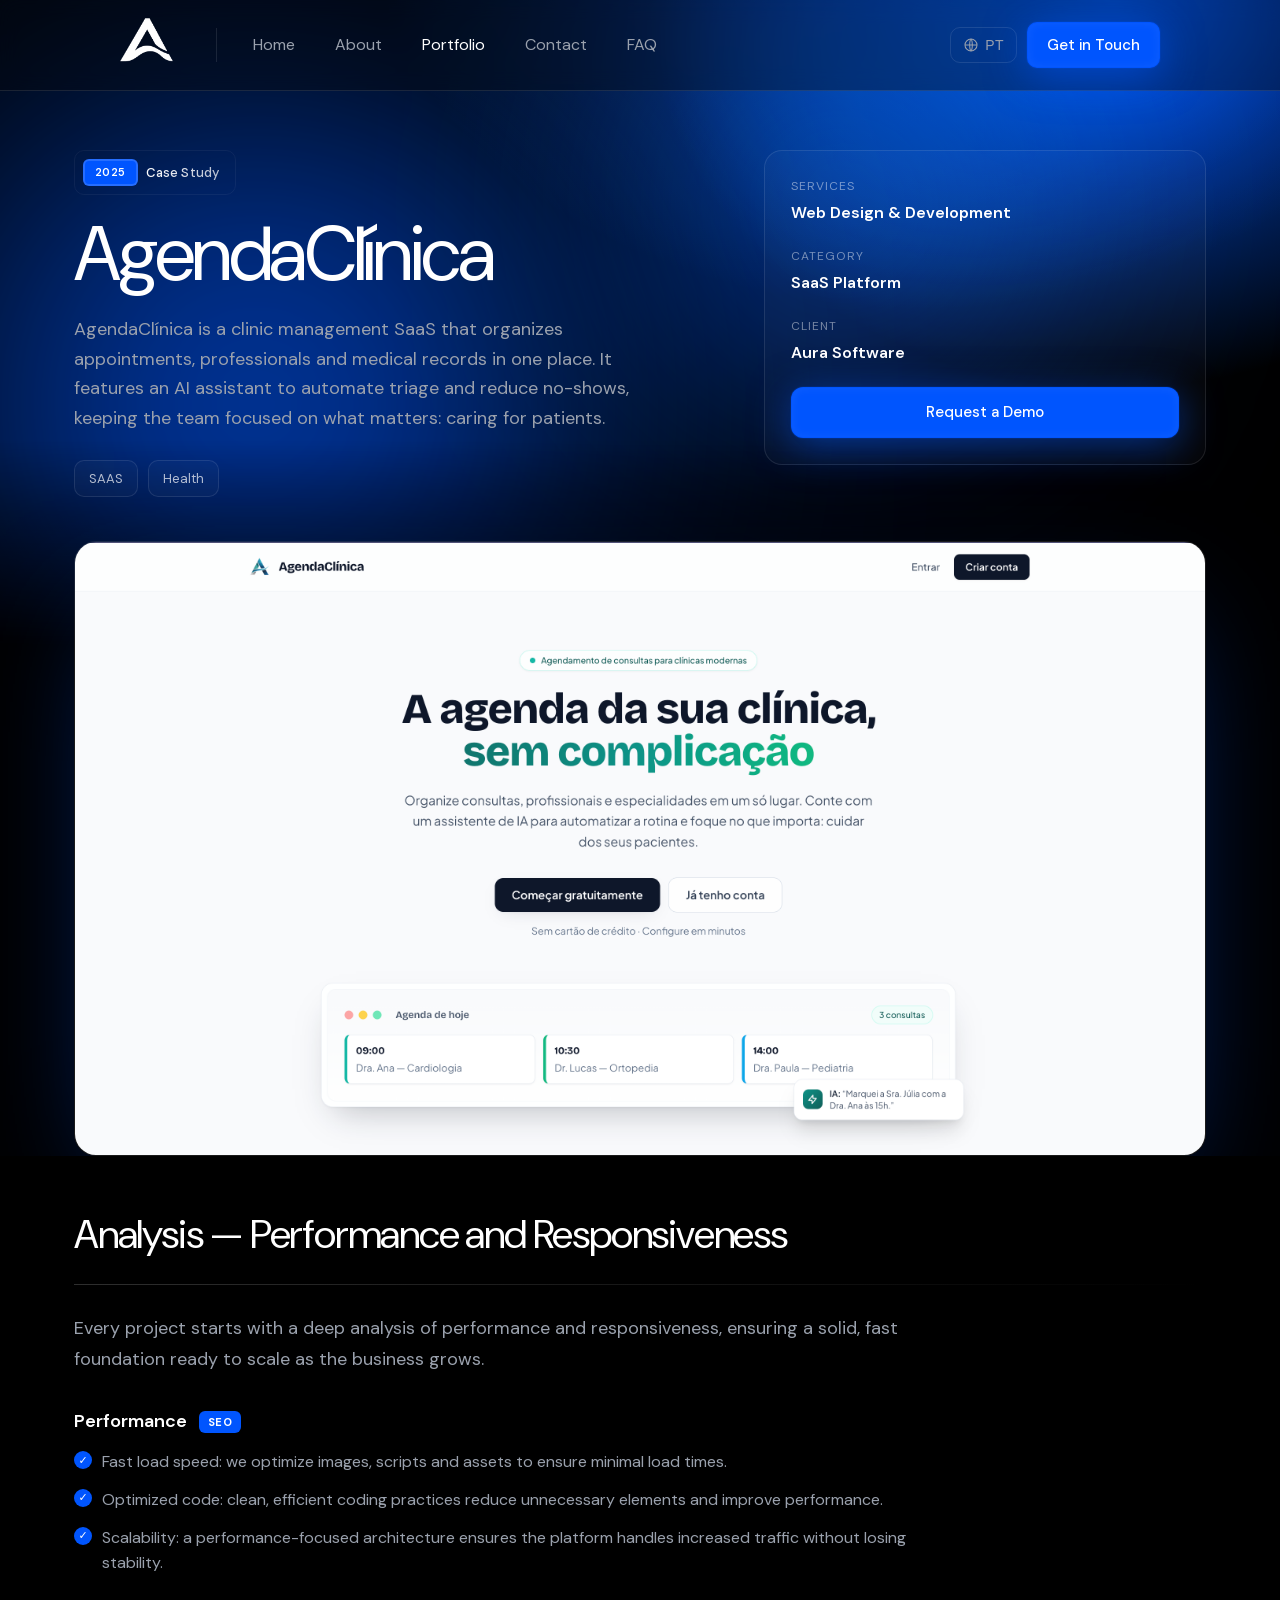
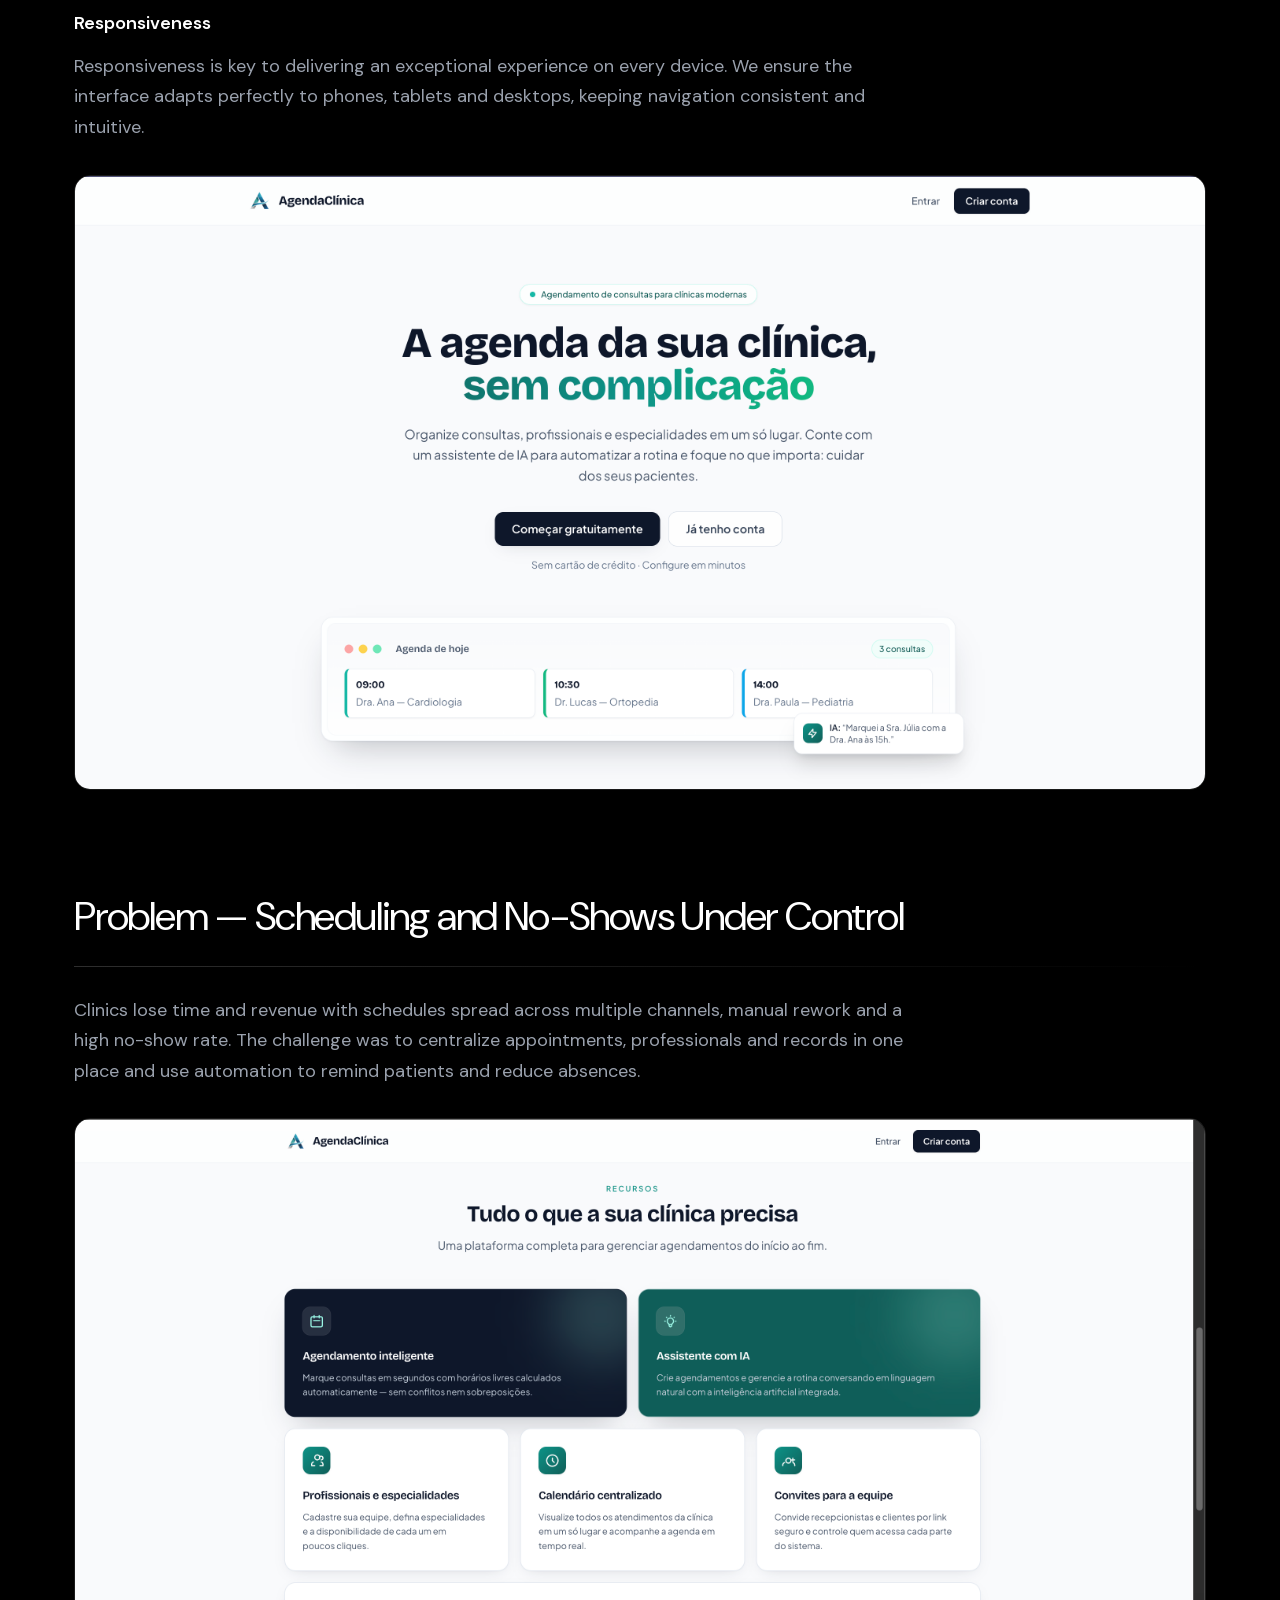
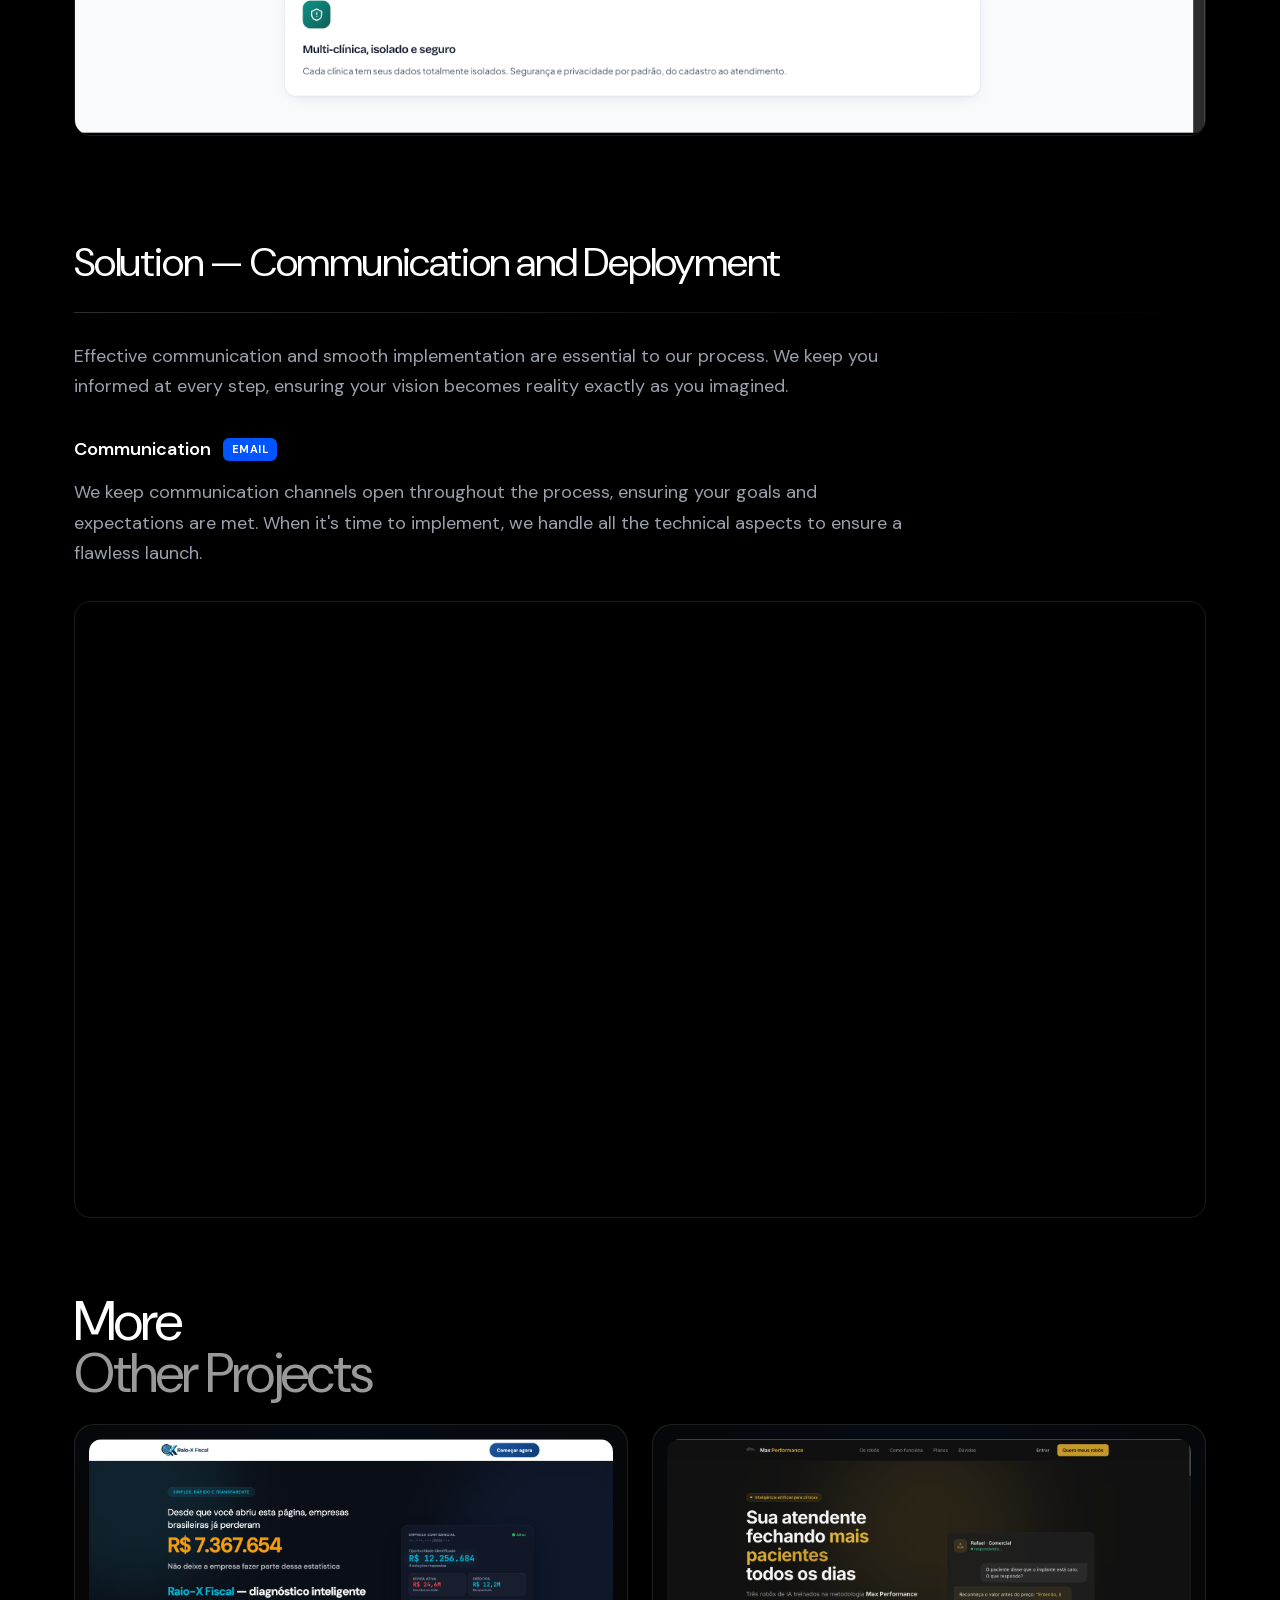
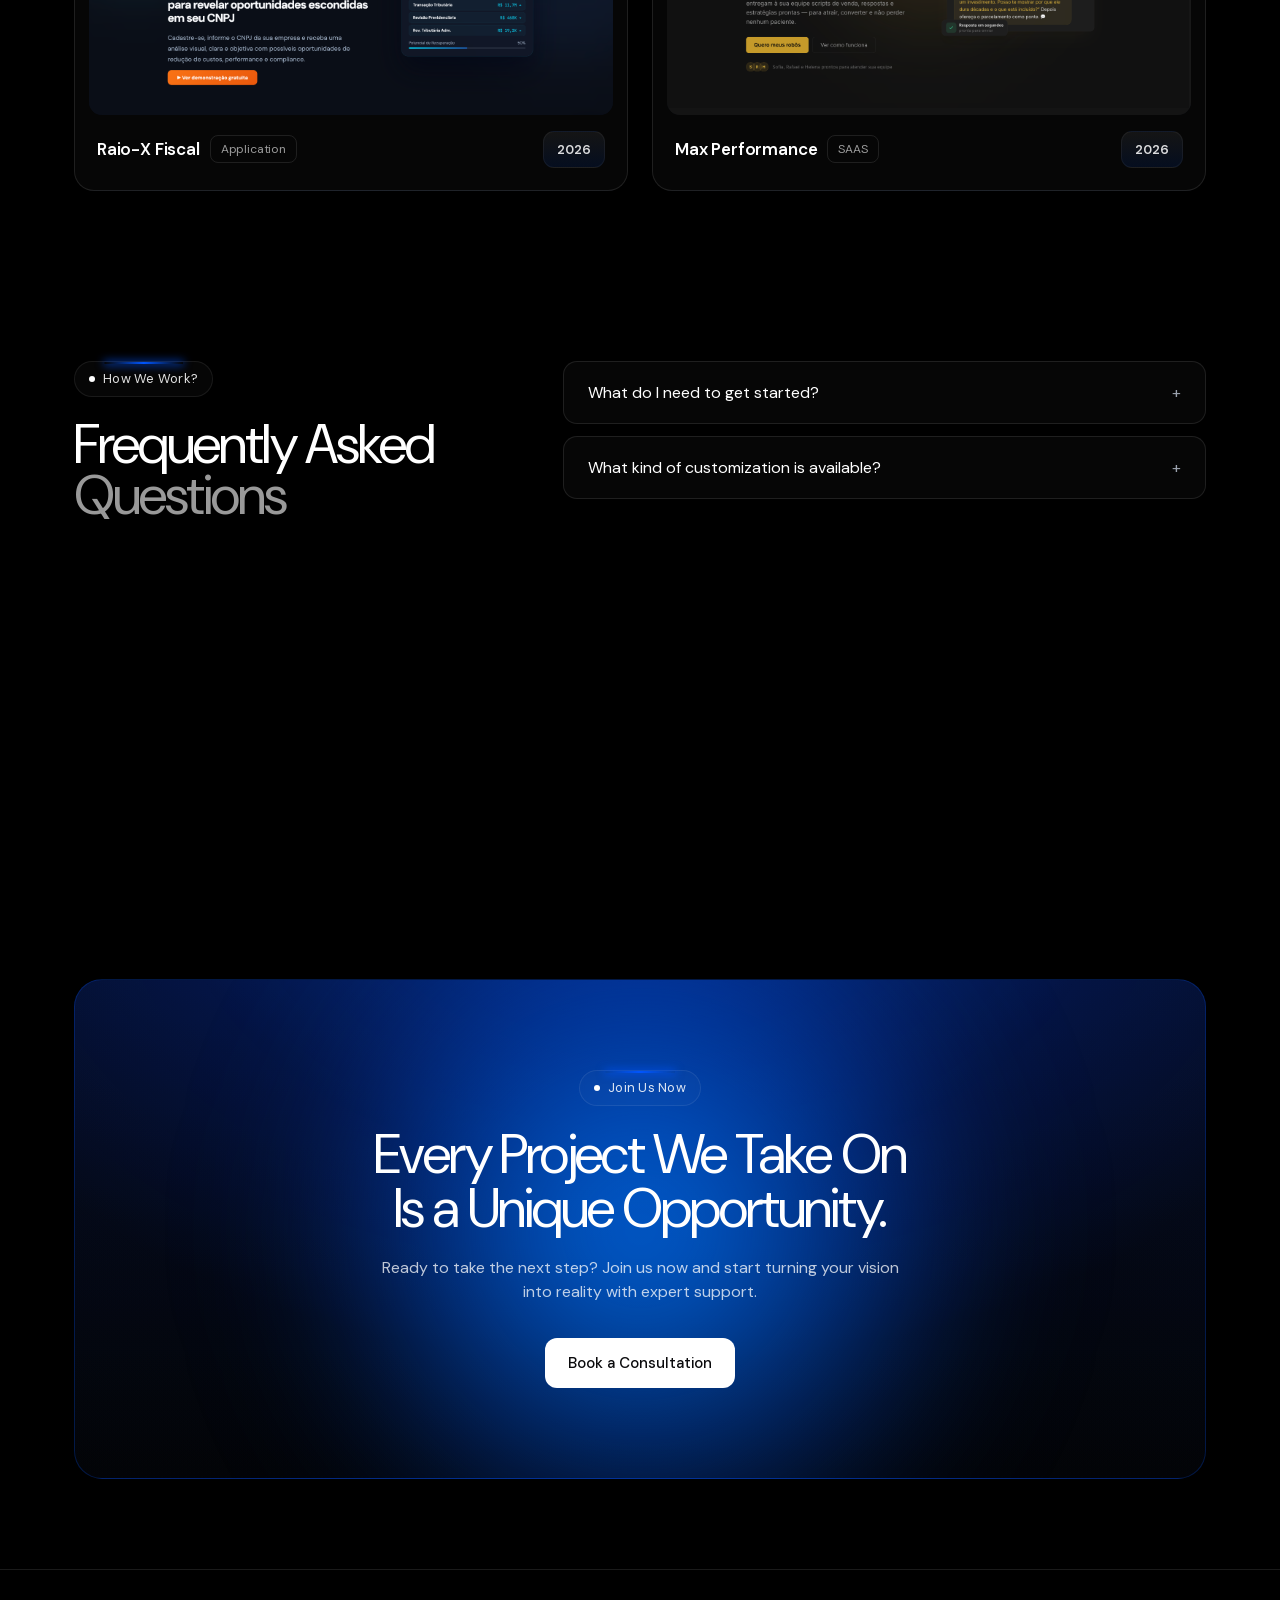
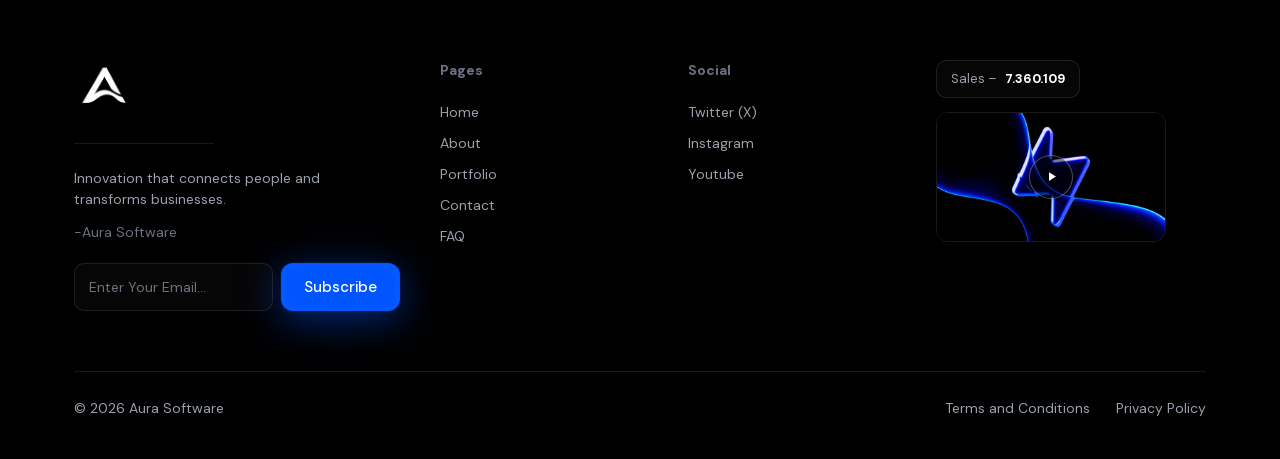
<file: portfolio/agendaclinica.html>
<!DOCTYPE html>
<html lang="pt-BR">
<head>
<meta charset="utf-8" />
<meta name="viewport" content="width=device-width, initial-scale=1" />
<title>AgendaClínica · Portfólio · Aura Software</title>
<meta name="description" content="AgendaClínica — SaaS de gestão para clínicas que organiza consultas, profissionais e prontuários, com IA para automatizar a triagem e reduzir faltas." />
<link rel="icon" href="../assets/img/logo-nav.png" />
<link rel="stylesheet" href="../styles.css?v=65" />
</head>
<body>

<div class="nav-wrap">
  <nav class="nav">
    <a class="logo" href="../index.html"><img src="../assets/img/logo-nav.png" alt="Aura Software" /></a>
    <span class="nav-sep"></span>
    <div class="nav-links">
      <a href="../index.html">Início</a>
      <a href="../sobre.html">Sobre</a>
      <a href="../portfolio.html" class="active">Portfólio</a>
      <a href="../contato.html">Contato</a>
      <a href="../contato.html#faq">Perguntas Frequentes</a>
    </div>
    <div class="nav-cta">
      <button class="lang-btn" type="button" data-lang-switch aria-label="Change language"><svg viewBox="0 0 24 24" fill="none" stroke="currentColor" stroke-width="1.6"><circle cx="12" cy="12" r="9"/><path d="M3 12h18M12 3c2.6 2.7 2.6 15.3 0 18M12 3c-2.6 2.7-2.6 15.3 0 18"/></svg><span class="lang-code">PT</span></button>
      <a class="btn btn-primary" href="../contato.html">Entre Em Contato</a>
      <button class="hamburger" id="hamburger" aria-label="Menu"><span></span><span></span></button>
    </div>
  </nav>
  <div class="mobile-menu" id="mobileMenu">
    <a href="../index.html">Início</a>
    <a href="../sobre.html">Sobre</a>
    <a href="../portfolio.html">Portfólio</a>
    <a href="../contato.html">Contato</a>
    <a href="../contato.html#faq">Perguntas Frequentes</a>
    <a class="btn btn-primary" href="../contato.html">Entre Em Contato</a>
  </div>
</div>

<!-- ===================== HERO DO PROJETO ===================== -->
<section class="hero pd-hero" id="inicio">
  <div class="hero-fx" aria-hidden="true">
    <div class="hero-bg"></div>
    <div class="glow hero-glow" id="heroGlow" style="width:520px;height:520px;top:18%;left:-40px;opacity:.8"></div>
    <div class="glow hero-glow" id="heroGlow2" style="width:440px;height:440px;top:-90px;right:6%;opacity:.55"></div>
  </div>
  <div class="container hero-inner">
    <div class="pd-hero-grid">
      <div>
        <div class="pd-tags">
          <span class="hl-tag"><span class="hl-badge">2025</span><span class="hl-title">Estudo de Caso</span></span>
        </div>
        <h1>AgendaClínica</h1>
        <p class="lead">A AgendaClínica é um SaaS de gestão para clínicas que organiza consultas, profissionais e prontuários em um só lugar. Conta com um assistente de IA para automatizar a triagem e reduzir faltas, deixando a equipe focada no que importa: cuidar dos pacientes.</p>
        <div class="pd-chips"><span>SAAS</span><span>Saúde</span></div>
      </div>
      <div class="pd-meta">
        <div class="row"><div class="label">Serviços</div><h4>Web Design &amp; Desenvolvimento</h4></div>
        <div class="row"><div class="label">Categoria</div><h4>Plataforma SaaS</h4></div>
        <div class="row"><div class="label">Cliente</div><h4>Aura Software</h4></div>
        <a class="btn btn-primary" href="../contato.html">Peça uma Demonstração</a>
      </div>
    </div>
    <div class="pd-shot"><img loading="lazy" decoding="async" src="../assets/img/port-agenda.png" alt="Plataforma AgendaClínica" /></div>
  </div>
</section>

<!-- ===================== ANÁLISE ===================== -->
<section class="pd-section">
  <div class="container">
    <h3>Análise — Desempenho e Capacidade de Resposta</h3>
    <div class="pd-rule"></div>
    <p class="lead">Cada projeto começa por uma análise profunda de desempenho e responsividade, garantindo uma base sólida, rápida e preparada para escalar conforme o negócio cresce.</p>
    <div class="pd-sub"><h4>Performance</h4><span class="tag">SEO</span></div>
    <ul class="pd-list">
      <li>Velocidade de carregamento rápida: otimizamos imagens, scripts e recursos para garantir tempos de carregamento mínimos.</li>
      <li>Código otimizado: práticas de codificação limpas e eficientes reduzem elementos desnecessários e melhoram a performance.</li>
      <li>Escalabilidade: a arquitetura focada em desempenho garante que a plataforma lide com aumento de tráfego sem perder estabilidade.</li>
    </ul>
    <div class="pd-sub"><h4>Responsividade</h4></div>
    <p class="lead">A responsividade é fundamental para proporcionar uma experiência excepcional em todos os dispositivos. Garantimos que a interface se adapte perfeitamente a celulares, tablets e computadores, mantendo navegação consistente e intuitiva.</p>
    <figure class="pd-figure"><img loading="lazy" decoding="async" src="../assets/img/port-agenda.png" alt="Painel da AgendaClínica" /></figure>
  </div>
</section>

<!-- ===================== PROBLEMA ===================== -->
<section class="pd-section">
  <div class="container">
    <h3>Problema — Agenda e Faltas Sob Controle</h3>
    <div class="pd-rule"></div>
    <p class="lead">Clínicas perdem tempo e receita com agendas espalhadas em vários canais, retrabalho manual e alto índice de faltas. O desafio era centralizar consultas, profissionais e prontuários em um só lugar e usar automação para lembrar pacientes e reduzir ausências.</p>
    <figure class="pd-figure"><img loading="lazy" decoding="async" src="../assets/img/agenda-features.png" alt="Lista de recursos da AgendaClínica" /></figure>
  </div>
</section>

<!-- ===================== SOLUÇÃO ===================== -->
<section class="pd-section">
  <div class="container">
    <h3>Solução — Comunicação e Implantação</h3>
    <div class="pd-rule"></div>
    <p class="lead">Comunicação eficaz e implementação tranquila são essenciais no nosso processo. Mantemos você informado em cada etapa, garantindo que a sua visão se torne realidade exatamente como imaginou.</p>
    <div class="pd-sub"><h4>Comunicação</h4><span class="tag">EMAIL</span></div>
    <p class="lead">Mantemos canais de comunicação abertos durante todo o processo, garantindo que seus objetivos e expectativas sejam atendidos. Quando chega a hora da implementação, cuidamos de todos os aspectos técnicos para assegurar um lançamento impecável.</p>
    <figure class="pd-figure"><img loading="lazy" decoding="async" src="../assets/img/agenda-passos.png" alt="Como começar em três passos" /></figure>
  </div>
</section>

<!-- ===================== OUTROS PROJETOS ===================== -->
<section class="split" style="padding-top:30px">
  <div class="container">
    <div class="section-head" style="text-align:left;margin:0 0 10px">
      <h2>Mais <span class="dim">Outros Projetos</span></h2>
    </div>
    <div class="proj-grid">
      <a class="proj-card" href="raioxfiscal.html">
        <div class="proj-img"><img loading="lazy" decoding="async" src="../assets/img/port-raiox.png" alt="Raio-X Fiscal" /></div>
        <div class="proj-foot"><div class="proj-name">Raio-X Fiscal <span class="proj-cat">Application</span></div><span class="proj-year">2026</span></div>
      </a>
      <a class="proj-card" href="maxperformance.html">
        <div class="proj-img"><img loading="lazy" decoding="async" src="../assets/img/maxperformance.png" alt="Max Performance" /></div>
        <div class="proj-foot"><div class="proj-name">Max Performance <span class="proj-cat">SAAS</span></div><span class="proj-year">2026</span></div>
      </a>
    </div>
  </div>
</section>

<!-- ===================== FAQ ===================== -->
<section class="faq" id="faq">
  <div class="container">
    <div class="faq-grid">
    <div class="section-head">
      <span class="eyebrow">Como Trabalhamos?</span>
      <h2>Perguntas <span class="dim">Frequentes</span></h2>
      <p>Tem dúvidas? Nossa seção de perguntas frequentes (FAQ) tem respostas rápidas para as dúvidas mais comuns.</p>
    </div>
    <div class="faq-list">
      <div class="faq-item"><button class="faq-q">O que preciso para começar? <span class="ic">+</span></button><div class="faq-a"><p>Basta entrar em contato e contar sua ideia. Agendamos uma conversa, entendemos seu objetivo e montamos uma proposta com escopo e prazo claros.</p></div></div>
      <div class="faq-item"><button class="faq-q">Que tipo de personalização está disponível? <span class="ic">+</span></button><div class="faq-a"><p>Todo projeto é construído sob medida — do design à arquitetura — para se adequar à sua marca e às suas necessidades de negócio.</p></div></div>
      <div class="faq-item"><button class="faq-q">Quão fácil é editar para iniciantes? <span class="ic">+</span></button><div class="faq-a"><p>Entregamos painéis administrativos e documentação pensados para quem não é técnico — você mesmo atualiza conteúdos do dia a dia.</p></div></div>
      <div class="faq-item"><button class="faq-q">Preciso saber programar? <span class="ic">+</span></button><div class="faq-a"><p>Não. Cuidamos de toda a parte técnica: código, design, deploy e manutenção. Você foca no seu negócio.</p></div></div>
      <div class="faq-item"><button class="faq-q">Quanto tempo leva um projeto? <span class="ic">+</span></button><div class="faq-a"><p>Depende do escopo: de algumas semanas para um site ou MVP, a alguns meses para uma plataforma completa. Definimos o prazo antes de começar.</p></div></div>
      <div class="faq-item"><button class="faq-q">E depois da entrega? <span class="ic">+</span></button><div class="faq-a"><p>Oferecemos suporte e evolução contínua do produto, além de toda a documentação necessária.</p></div></div>
    </div>
    </div>
  </div>
</section>

<!-- ===================== CTA ===================== -->
<section class="cta">
  <div class="container">
    <div class="cta-card no-reveal">
      <span class="cta-blur" aria-hidden="true"></span>
      <span class="eyebrow">Junte-se a Nós Agora</span>
      <h2 class="no-reveal" style="margin-top:22px">Cada Projeto que Realizamos<br/>é uma Oportunidade Única.</h2>
      <p>Pronto para dar o próximo passo? Junte-se a nós agora e comece a transformar sua visão em realidade com o apoio de especialistas.</p>
      <a class="btn btn-light" href="../contato.html">Agende uma Consulta</a>
    </div>
  </div>
</section>

<!-- ===================== FOOTER ===================== -->
<footer>
  <div class="container">
    <div class="foot-top">
      <div class="foot-brand">
        <div class="logo"><img src="../assets/img/logo-nav.png" alt="Aura" /></div>
        <div class="sep"></div>
        <p>Inovação que conecta pessoas e transforma negócios.</p>
        <div class="sig">-Aura Software</div>
        <form class="newsletter" onsubmit="return false">
          <input type="email" placeholder="Insira Seu E-mail…" />
          <button class="btn btn-primary" type="submit">Inscreva-se</button>
        </form>
      </div>
      <div class="foot-col">
        <h4>Páginas</h4>
        <a href="../index.html">Início</a>
        <a href="../sobre.html">Sobre</a>
        <a href="../portfolio.html">Portfólio</a>
        <a href="../contato.html">Contato</a>
        <a href="../contato.html#faq">Perguntas Frequentes</a>
      </div>
      <div class="foot-col">
        <h4>Social</h4>
        <a href="#">Twitter (X)</a>
        <a href="#">Instagram</a>
        <a href="#">Youtube</a>
      </div>
      <div class="foot-video">
        <span class="sales">Vendas – <b>7.360.109</b></span>
        <div class="thumb">
          <img src="../assets/img/video-preview.jpg" alt="Aura" />
          <div class="play"><svg viewBox="0 0 24 24"><path d="M8 5v14l11-7z"/></svg></div>
        </div>
      </div>
    </div>
    <div class="foot-bottom">
      <span>© 2026 Aura Software</span>
      <div class="links">
        <a href="#">Termos e Condições</a>
        <a href="#">Política de Privacidade</a>
      </div>
    </div>
  </div>
</footer>

<div class="cursor-dot" id="cursorDot" aria-hidden="true"></div>

<script src="../assets/i18n.js?v=7"></script>
<script src="../assets/lenis.min.js"></script>
<script src="../script.js?v=43"></script>
</body>
</html>
</file>
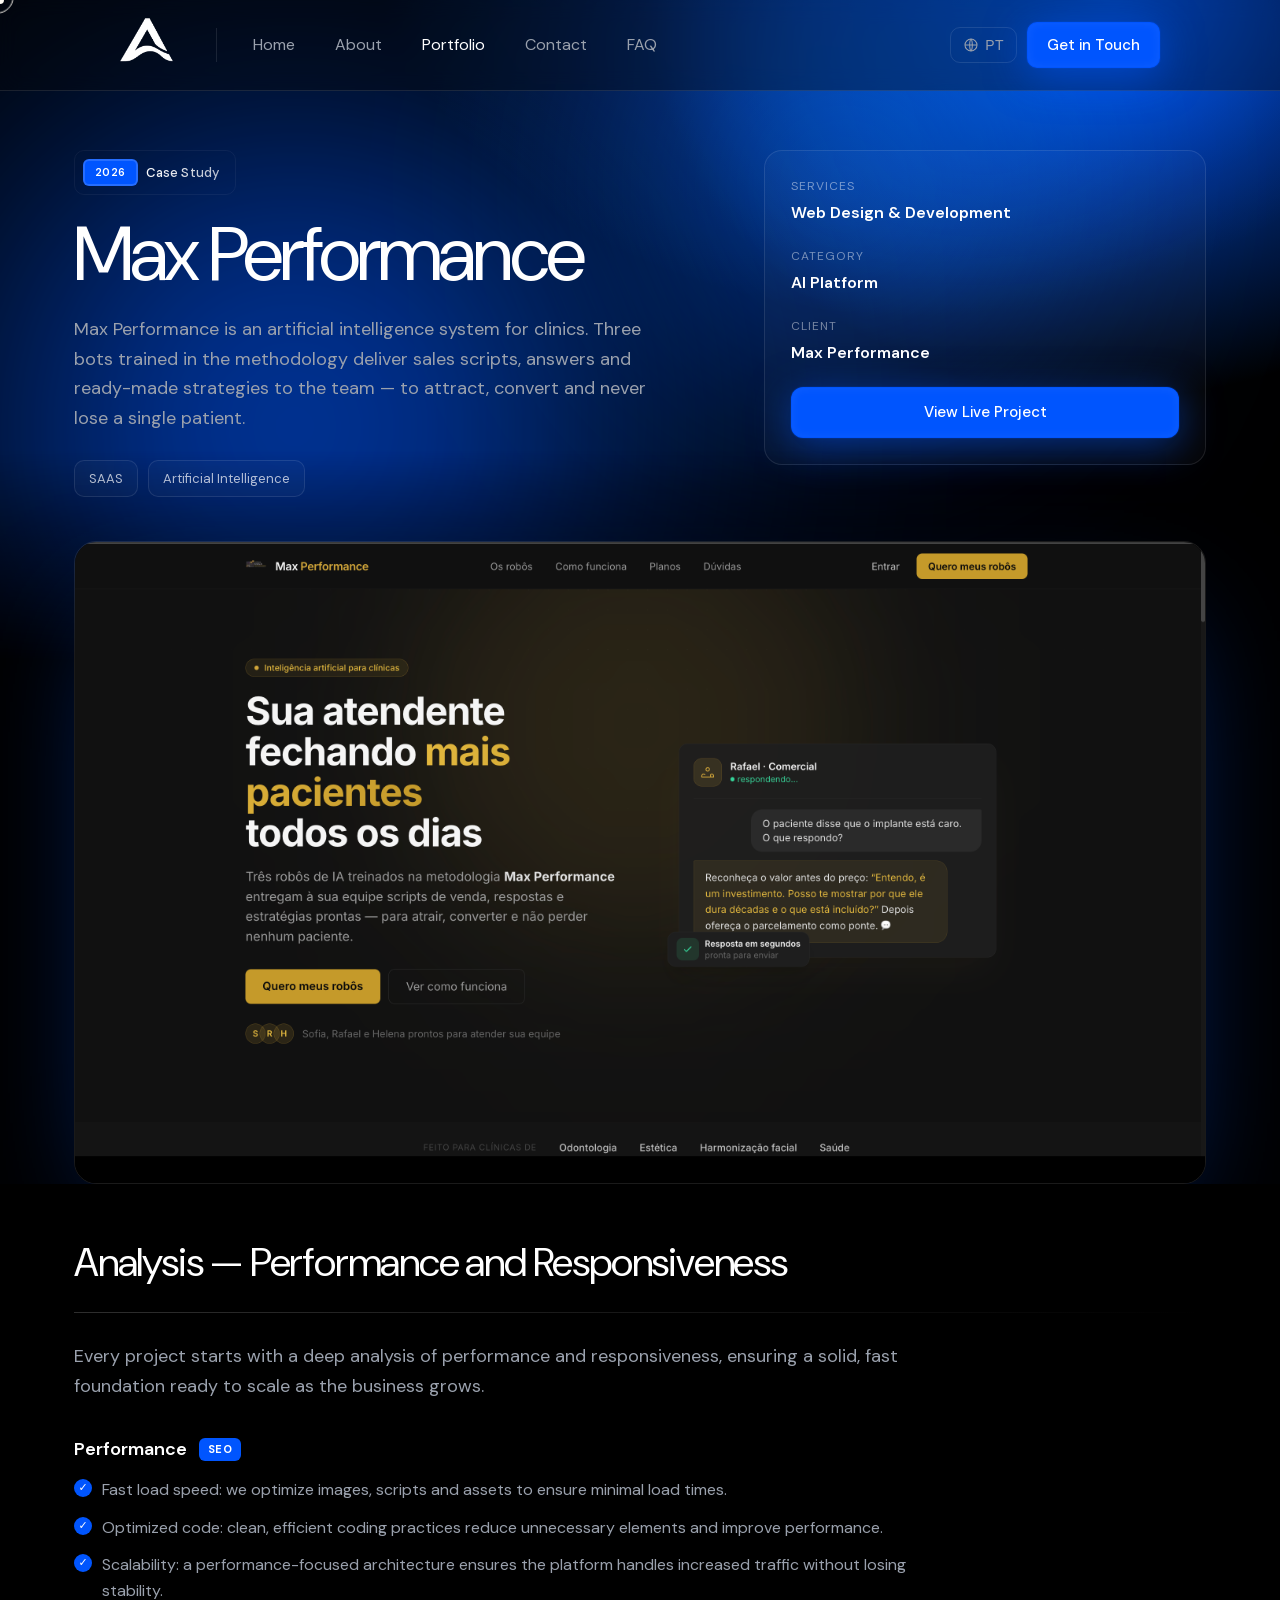
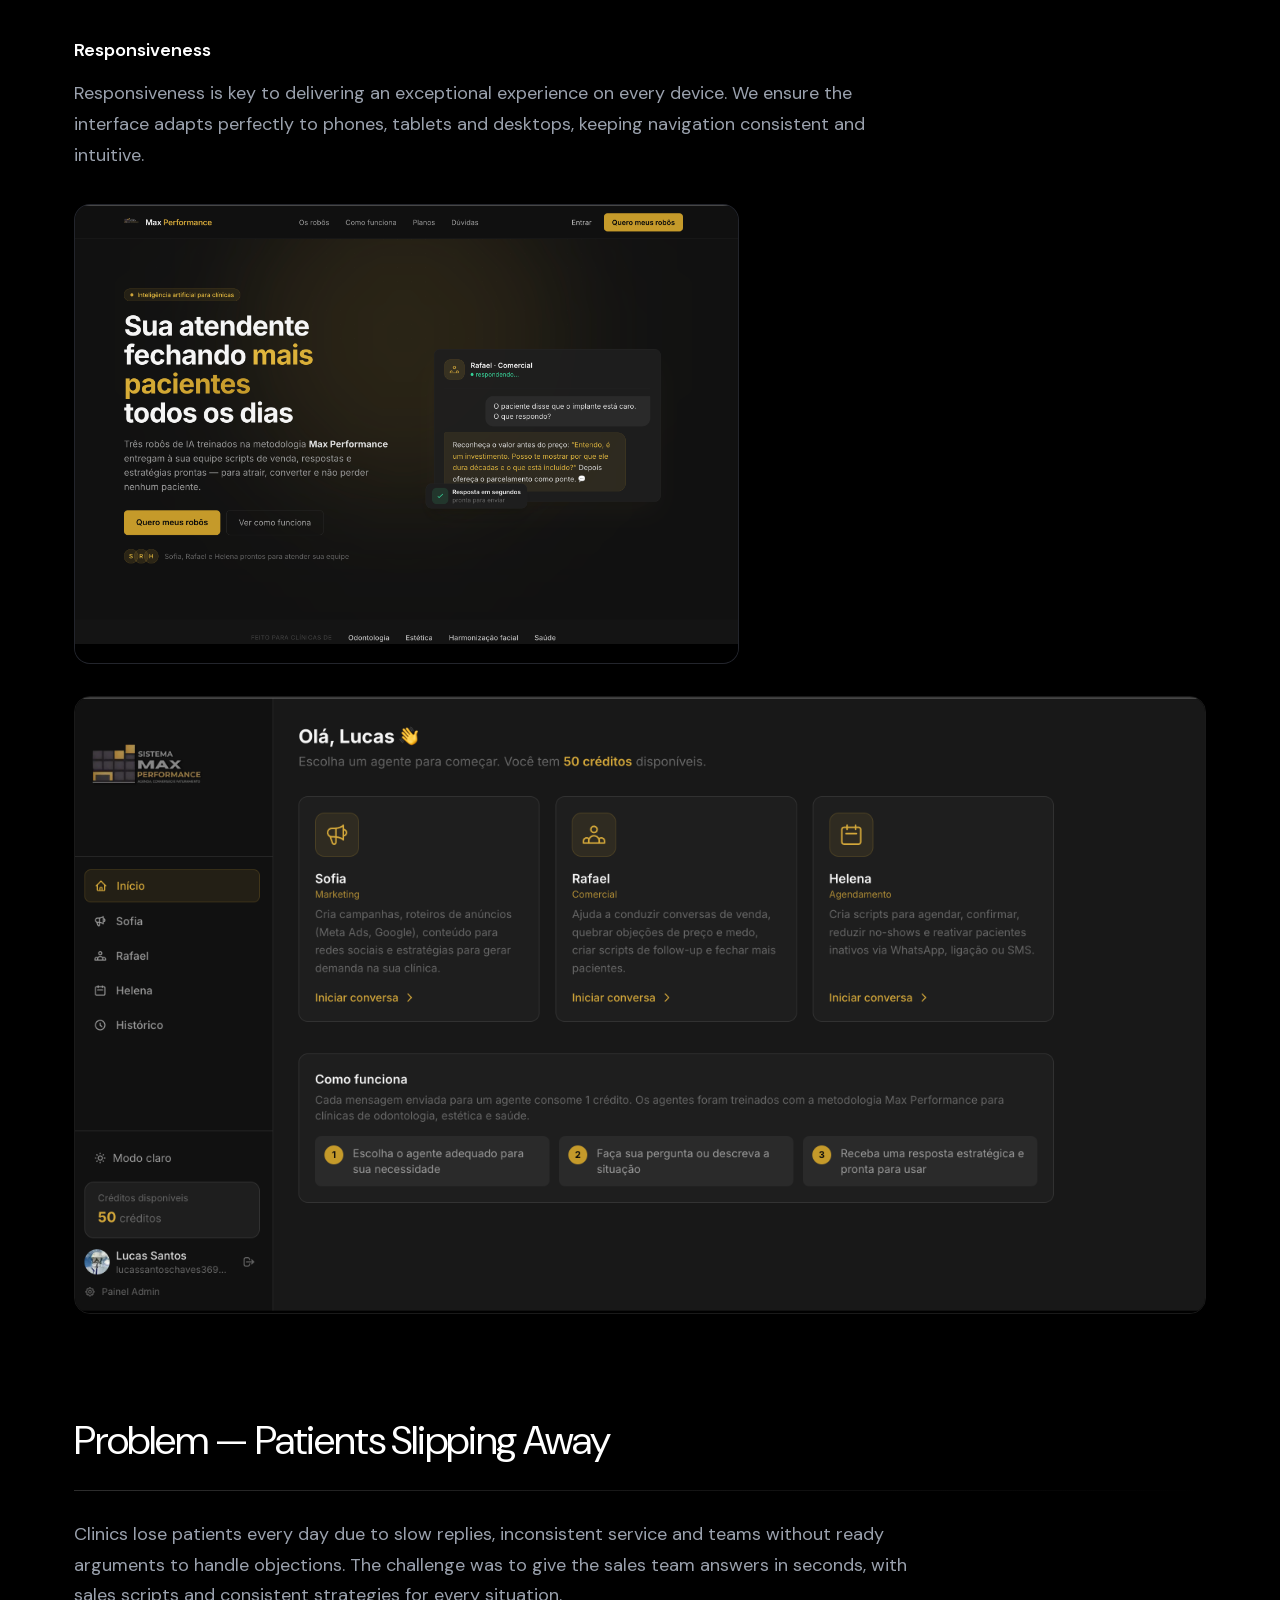
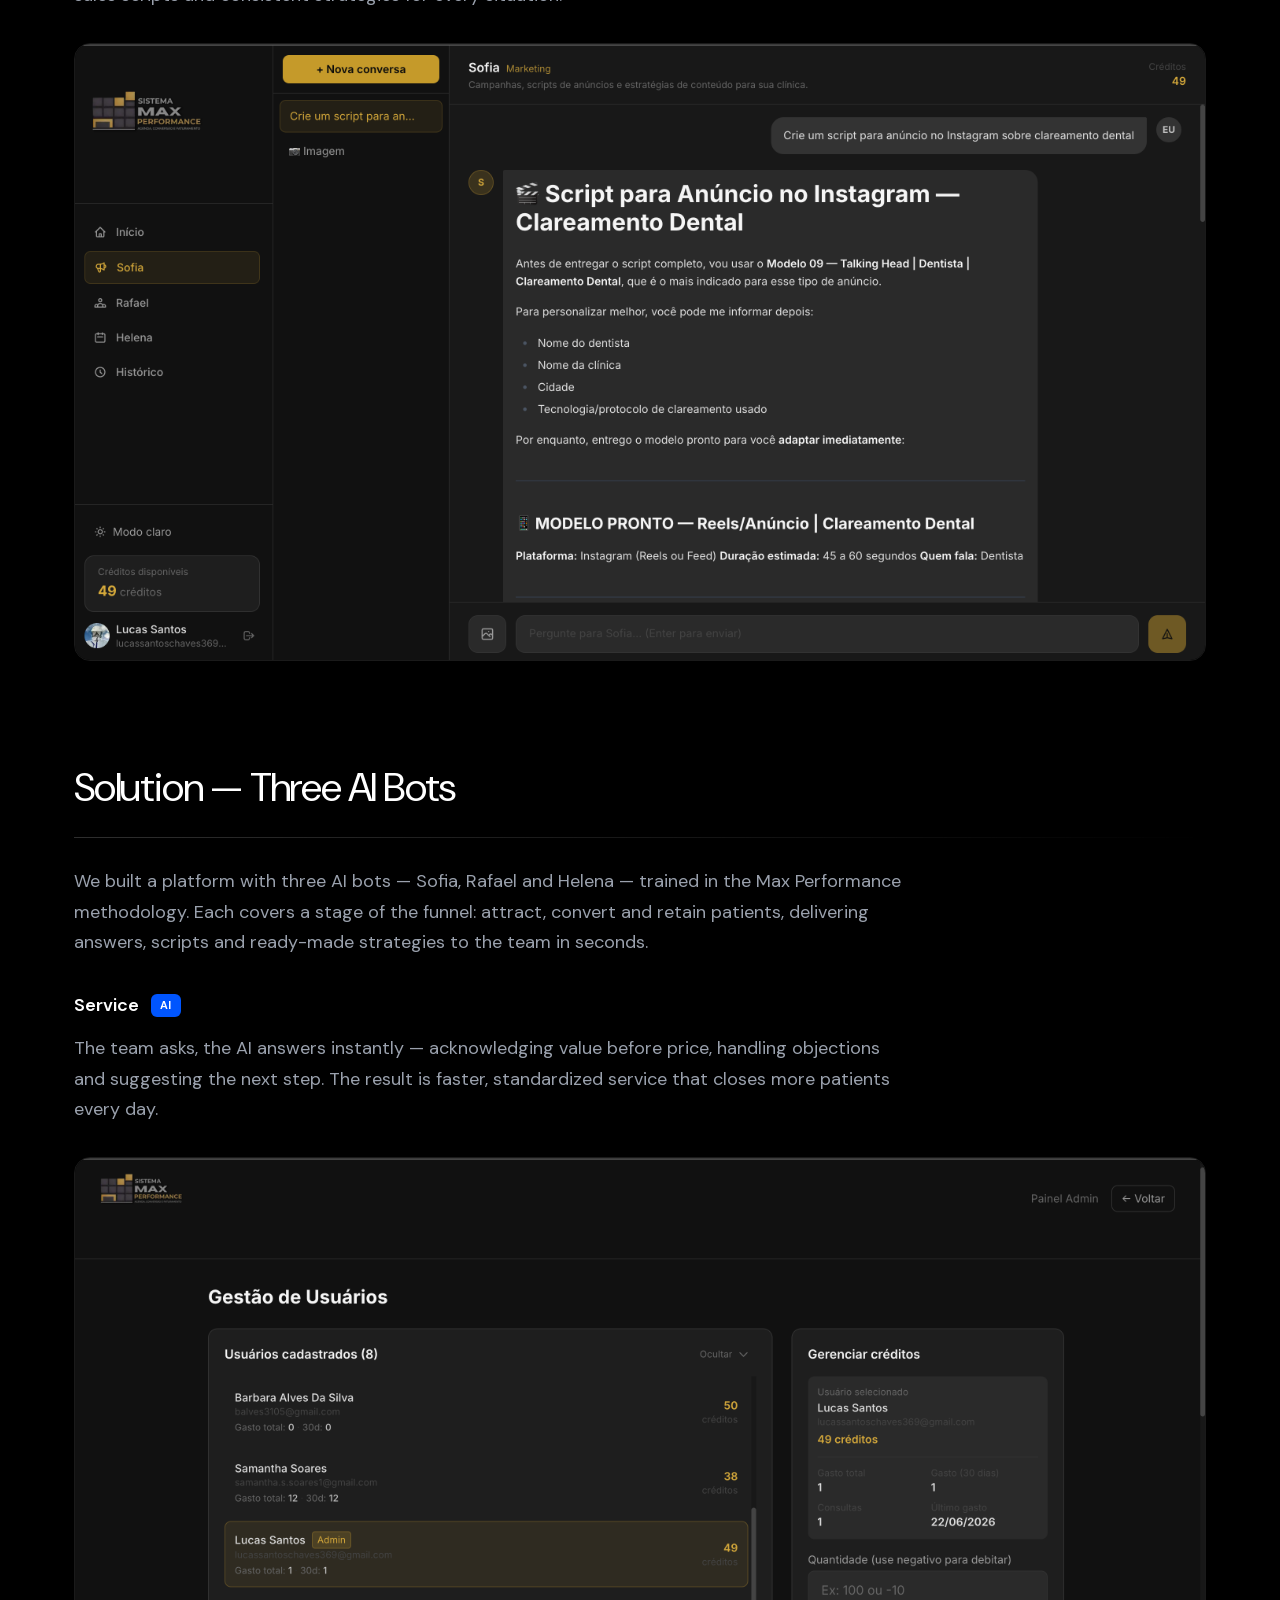
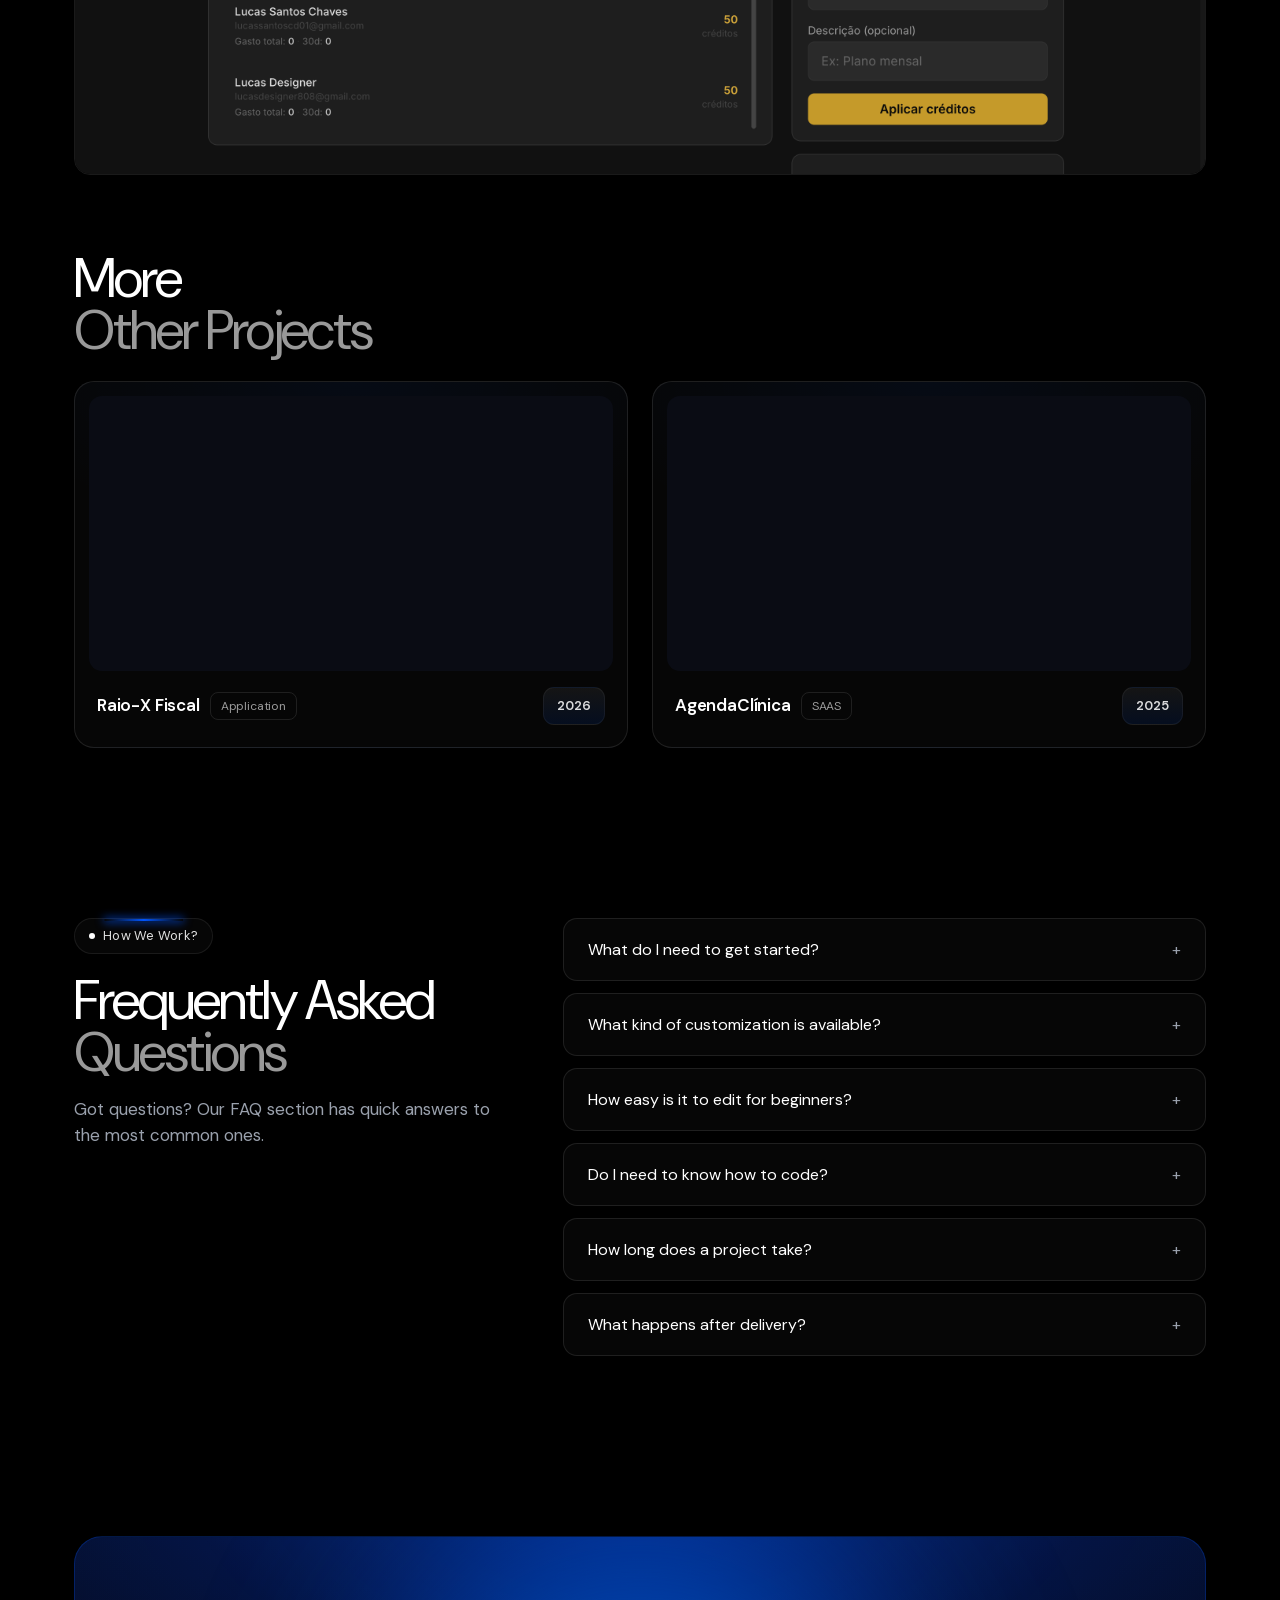
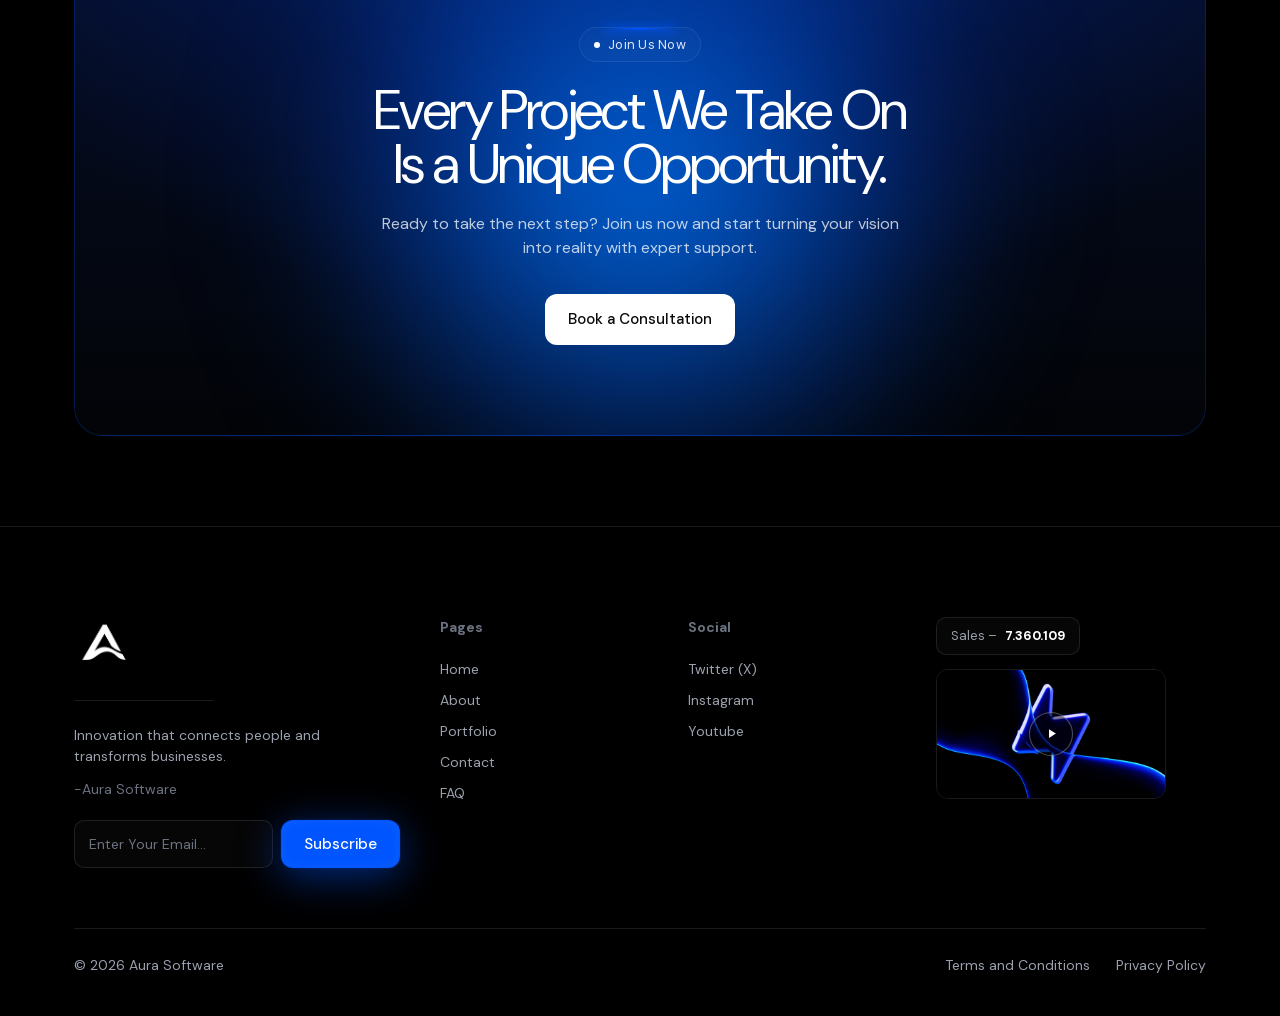
<file: portfolio/maxperformance.html>
<!DOCTYPE html>
<html lang="pt-BR">
<head>
<meta charset="utf-8" />
<meta name="viewport" content="width=device-width, initial-scale=1" />
<title>Max Performance · Portfólio · Aura Software</title>
<meta name="description" content="Max Performance — sistema de inteligência artificial para clínicas, com três robôs treinados que entregam scripts de venda, respostas e estratégias prontas para atrair e converter mais pacientes." />
<link rel="icon" href="../assets/img/logo-nav.png" />
<link rel="stylesheet" href="../styles.css?v=65" />
</head>
<body>

<div class="nav-wrap">
  <nav class="nav">
    <a class="logo" href="../index.html"><img src="../assets/img/logo-nav.png" alt="Aura Software" /></a>
    <span class="nav-sep"></span>
    <div class="nav-links">
      <a href="../index.html">Início</a>
      <a href="../sobre.html">Sobre</a>
      <a href="../portfolio.html" class="active">Portfólio</a>
      <a href="../contato.html">Contato</a>
      <a href="../contato.html#faq">Perguntas Frequentes</a>
    </div>
    <div class="nav-cta">
      <button class="lang-btn" type="button" data-lang-switch aria-label="Change language"><svg viewBox="0 0 24 24" fill="none" stroke="currentColor" stroke-width="1.6"><circle cx="12" cy="12" r="9"/><path d="M3 12h18M12 3c2.6 2.7 2.6 15.3 0 18M12 3c-2.6 2.7-2.6 15.3 0 18"/></svg><span class="lang-code">PT</span></button>
      <a class="btn btn-primary" href="../contato.html">Entre Em Contato</a>
      <button class="hamburger" id="hamburger" aria-label="Menu"><span></span><span></span></button>
    </div>
  </nav>
  <div class="mobile-menu" id="mobileMenu">
    <a href="../index.html">Início</a>
    <a href="../sobre.html">Sobre</a>
    <a href="../portfolio.html">Portfólio</a>
    <a href="../contato.html">Contato</a>
    <a href="../contato.html#faq">Perguntas Frequentes</a>
    <a class="btn btn-primary" href="../contato.html">Entre Em Contato</a>
  </div>
</div>

<!-- ===================== HERO DO PROJETO ===================== -->
<section class="hero pd-hero" id="inicio">
  <div class="hero-fx" aria-hidden="true">
    <div class="hero-bg"></div>
    <div class="glow hero-glow" id="heroGlow" style="width:520px;height:520px;top:18%;left:-40px;opacity:.8"></div>
    <div class="glow hero-glow" id="heroGlow2" style="width:440px;height:440px;top:-90px;right:6%;opacity:.55"></div>
  </div>
  <div class="container hero-inner">
    <div class="pd-hero-grid">
      <div>
        <div class="pd-tags">
          <span class="hl-tag"><span class="hl-badge">2026</span><span class="hl-title">Estudo de Caso</span></span>
        </div>
        <h1>Max Performance</h1>
        <p class="lead">A Max Performance é um sistema de inteligência artificial para clínicas. Três robôs treinados na metodologia entregam à equipe scripts de venda, respostas e estratégias prontas — para atrair, converter e não perder nenhum paciente.</p>
        <div class="pd-chips"><span>SAAS</span><span>Inteligência Artificial</span></div>
      </div>
      <div class="pd-meta">
        <div class="row"><div class="label">Serviços</div><h4>Web Design &amp; Desenvolvimento</h4></div>
        <div class="row"><div class="label">Categoria</div><h4>Plataforma de IA</h4></div>
        <div class="row"><div class="label">Cliente</div><h4>Max Performance</h4></div>
        <a class="btn btn-primary" href="https://sistema-max-performance-production.up.railway.app/lp" target="_blank" rel="noopener">Ver Projeto Online</a>
      </div>
    </div>
    <div class="pd-shot"><img loading="lazy" decoding="async" src="../assets/img/maxperformance.png" alt="Plataforma Max Performance" /></div>
  </div>
</section>

<!-- ===================== ANÁLISE ===================== -->
<section class="pd-section">
  <div class="container">
    <h3>Análise — Desempenho e Capacidade de Resposta</h3>
    <div class="pd-rule"></div>
    <p class="lead">Cada projeto começa por uma análise profunda de desempenho e responsividade, garantindo uma base sólida, rápida e preparada para escalar conforme o negócio cresce.</p>
    <div class="pd-sub"><h4>Performance</h4><span class="tag">SEO</span></div>
    <ul class="pd-list">
      <li>Velocidade de carregamento rápida: otimizamos imagens, scripts e recursos para garantir tempos de carregamento mínimos.</li>
      <li>Código otimizado: práticas de codificação limpas e eficientes reduzem elementos desnecessários e melhoram a performance.</li>
      <li>Escalabilidade: a arquitetura focada em desempenho garante que a plataforma lide com aumento de tráfego sem perder estabilidade.</li>
    </ul>
    <div class="pd-sub"><h4>Responsividade</h4></div>
    <p class="lead">A responsividade é fundamental para proporcionar uma experiência excepcional em todos os dispositivos. Garantimos que a interface se adapte perfeitamente a celulares, tablets e computadores, mantendo navegação consistente e intuitiva.</p>
    <div class="pd-showcase">
      <figure class="d"><img loading="lazy" decoding="async" src="../assets/img/maxperformance.png" alt="Max Performance no desktop" /></figure>
    </div>
    <figure class="pd-figure"><img loading="lazy" decoding="async" src="../assets/img/maxperf-inicio.png" alt="Painel inicial com agentes de IA" /></figure>
  </div>
</section>

<!-- ===================== PROBLEMA ===================== -->
<section class="pd-section">
  <div class="container">
    <h3>Problema — Pacientes Que Escapam</h3>
    <div class="pd-rule"></div>
    <p class="lead">Clínicas perdem pacientes todos os dias por respostas lentas, atendimento sem padrão e equipes sem argumentos prontos para contornar objeções. O desafio era dar à equipe comercial respostas em segundos, com scripts de venda e estratégias consistentes para cada situação.</p>
    <figure class="pd-figure"><img loading="lazy" decoding="async" src="../assets/img/maxperf-chat.png" alt="Conversa com agente de marketing" /></figure>
  </div>
</section>

<!-- ===================== SOLUÇÃO ===================== -->
<section class="pd-section">
  <div class="container">
    <h3>Solução — Três Robôs de IA</h3>
    <div class="pd-rule"></div>
    <p class="lead">Desenvolvemos uma plataforma com três robôs de IA — Sofia, Rafael e Helena — treinados na metodologia Max Performance. Cada um cobre uma frente do funil: atrair, converter e reter pacientes, entregando à equipe respostas, scripts e estratégias prontas em segundos.</p>
    <div class="pd-sub"><h4>Atendimento</h4><span class="tag">IA</span></div>
    <p class="lead">A equipe pergunta, a IA responde na hora — reconhecendo o valor antes do preço, contornando objeções e sugerindo o próximo passo. O resultado é um atendimento mais rápido, padronizado e que fecha mais pacientes todos os dias.</p>
    <figure class="pd-figure"><img loading="lazy" decoding="async" src="../assets/img/maxperf-admin.png" alt="Painel administrativo de gestão de usuários e créditos" /></figure>
  </div>
</section>

<!-- ===================== OUTROS PROJETOS ===================== -->
<section class="split" style="padding-top:30px">
  <div class="container">
    <div class="section-head" style="text-align:left;margin:0 0 10px">
      <h2>Mais <span class="dim">Outros Projetos</span></h2>
    </div>
    <div class="proj-grid">
      <a class="proj-card" href="raioxfiscal.html">
        <div class="proj-img"><img loading="lazy" decoding="async" src="../assets/img/port-raiox.png" alt="Raio-X Fiscal" /></div>
        <div class="proj-foot"><div class="proj-name">Raio-X Fiscal <span class="proj-cat">Application</span></div><span class="proj-year">2026</span></div>
      </a>
      <a class="proj-card" href="agendaclinica.html">
        <div class="proj-img"><img loading="lazy" decoding="async" src="../assets/img/port-agenda.png" alt="AgendaClínica" /></div>
        <div class="proj-foot"><div class="proj-name">AgendaClínica <span class="proj-cat">SAAS</span></div><span class="proj-year">2025</span></div>
      </a>
    </div>
  </div>
</section>

<!-- ===================== FAQ ===================== -->
<section class="faq" id="faq">
  <div class="container">
    <div class="faq-grid">
    <div class="section-head">
      <span class="eyebrow">Como Trabalhamos?</span>
      <h2>Perguntas <span class="dim">Frequentes</span></h2>
      <p>Tem dúvidas? Nossa seção de perguntas frequentes (FAQ) tem respostas rápidas para as dúvidas mais comuns.</p>
    </div>
    <div class="faq-list">
      <div class="faq-item"><button class="faq-q">O que preciso para começar? <span class="ic">+</span></button><div class="faq-a"><p>Basta entrar em contato e contar sua ideia. Agendamos uma conversa, entendemos seu objetivo e montamos uma proposta com escopo e prazo claros.</p></div></div>
      <div class="faq-item"><button class="faq-q">Que tipo de personalização está disponível? <span class="ic">+</span></button><div class="faq-a"><p>Todo projeto é construído sob medida — do design à arquitetura — para se adequar à sua marca e às suas necessidades de negócio.</p></div></div>
      <div class="faq-item"><button class="faq-q">Quão fácil é editar para iniciantes? <span class="ic">+</span></button><div class="faq-a"><p>Entregamos painéis administrativos e documentação pensados para quem não é técnico — você mesmo atualiza conteúdos do dia a dia.</p></div></div>
      <div class="faq-item"><button class="faq-q">Preciso saber programar? <span class="ic">+</span></button><div class="faq-a"><p>Não. Cuidamos de toda a parte técnica: código, design, deploy e manutenção. Você foca no seu negócio.</p></div></div>
      <div class="faq-item"><button class="faq-q">Quanto tempo leva um projeto? <span class="ic">+</span></button><div class="faq-a"><p>Depende do escopo: de algumas semanas para um site ou MVP, a alguns meses para uma plataforma completa. Definimos o prazo antes de começar.</p></div></div>
      <div class="faq-item"><button class="faq-q">E depois da entrega? <span class="ic">+</span></button><div class="faq-a"><p>Oferecemos suporte e evolução contínua do produto, além de toda a documentação necessária.</p></div></div>
    </div>
    </div>
  </div>
</section>

<!-- ===================== CTA ===================== -->
<section class="cta">
  <div class="container">
    <div class="cta-card no-reveal">
      <span class="cta-blur" aria-hidden="true"></span>
      <span class="eyebrow">Junte-se a Nós Agora</span>
      <h2 class="no-reveal" style="margin-top:22px">Cada Projeto que Realizamos<br/>é uma Oportunidade Única.</h2>
      <p>Pronto para dar o próximo passo? Junte-se a nós agora e comece a transformar sua visão em realidade com o apoio de especialistas.</p>
      <a class="btn btn-light" href="../contato.html">Agende uma Consulta</a>
    </div>
  </div>
</section>

<!-- ===================== FOOTER ===================== -->
<footer>
  <div class="container">
    <div class="foot-top">
      <div class="foot-brand">
        <div class="logo"><img src="../assets/img/logo-nav.png" alt="Aura" /></div>
        <div class="sep"></div>
        <p>Inovação que conecta pessoas e transforma negócios.</p>
        <div class="sig">-Aura Software</div>
        <form class="newsletter" onsubmit="return false">
          <input type="email" placeholder="Insira Seu E-mail…" />
          <button class="btn btn-primary" type="submit">Inscreva-se</button>
        </form>
      </div>
      <div class="foot-col">
        <h4>Páginas</h4>
        <a href="../index.html">Início</a>
        <a href="../sobre.html">Sobre</a>
        <a href="../portfolio.html">Portfólio</a>
        <a href="../contato.html">Contato</a>
        <a href="../contato.html#faq">Perguntas Frequentes</a>
      </div>
      <div class="foot-col">
        <h4>Social</h4>
        <a href="#">Twitter (X)</a>
        <a href="#">Instagram</a>
        <a href="#">Youtube</a>
      </div>
      <div class="foot-video">
        <span class="sales">Vendas – <b>7.360.109</b></span>
        <div class="thumb">
          <img src="../assets/img/video-preview.jpg" alt="Aura" />
          <div class="play"><svg viewBox="0 0 24 24"><path d="M8 5v14l11-7z"/></svg></div>
        </div>
      </div>
    </div>
    <div class="foot-bottom">
      <span>© 2026 Aura Software</span>
      <div class="links">
        <a href="#">Termos e Condições</a>
        <a href="#">Política de Privacidade</a>
      </div>
    </div>
  </div>
</footer>

<div class="cursor-dot" id="cursorDot" aria-hidden="true"></div>

<script src="../assets/i18n.js?v=7"></script>
<script src="../assets/lenis.min.js"></script>
<script src="../script.js?v=43"></script>
</body>
</html>
</file>
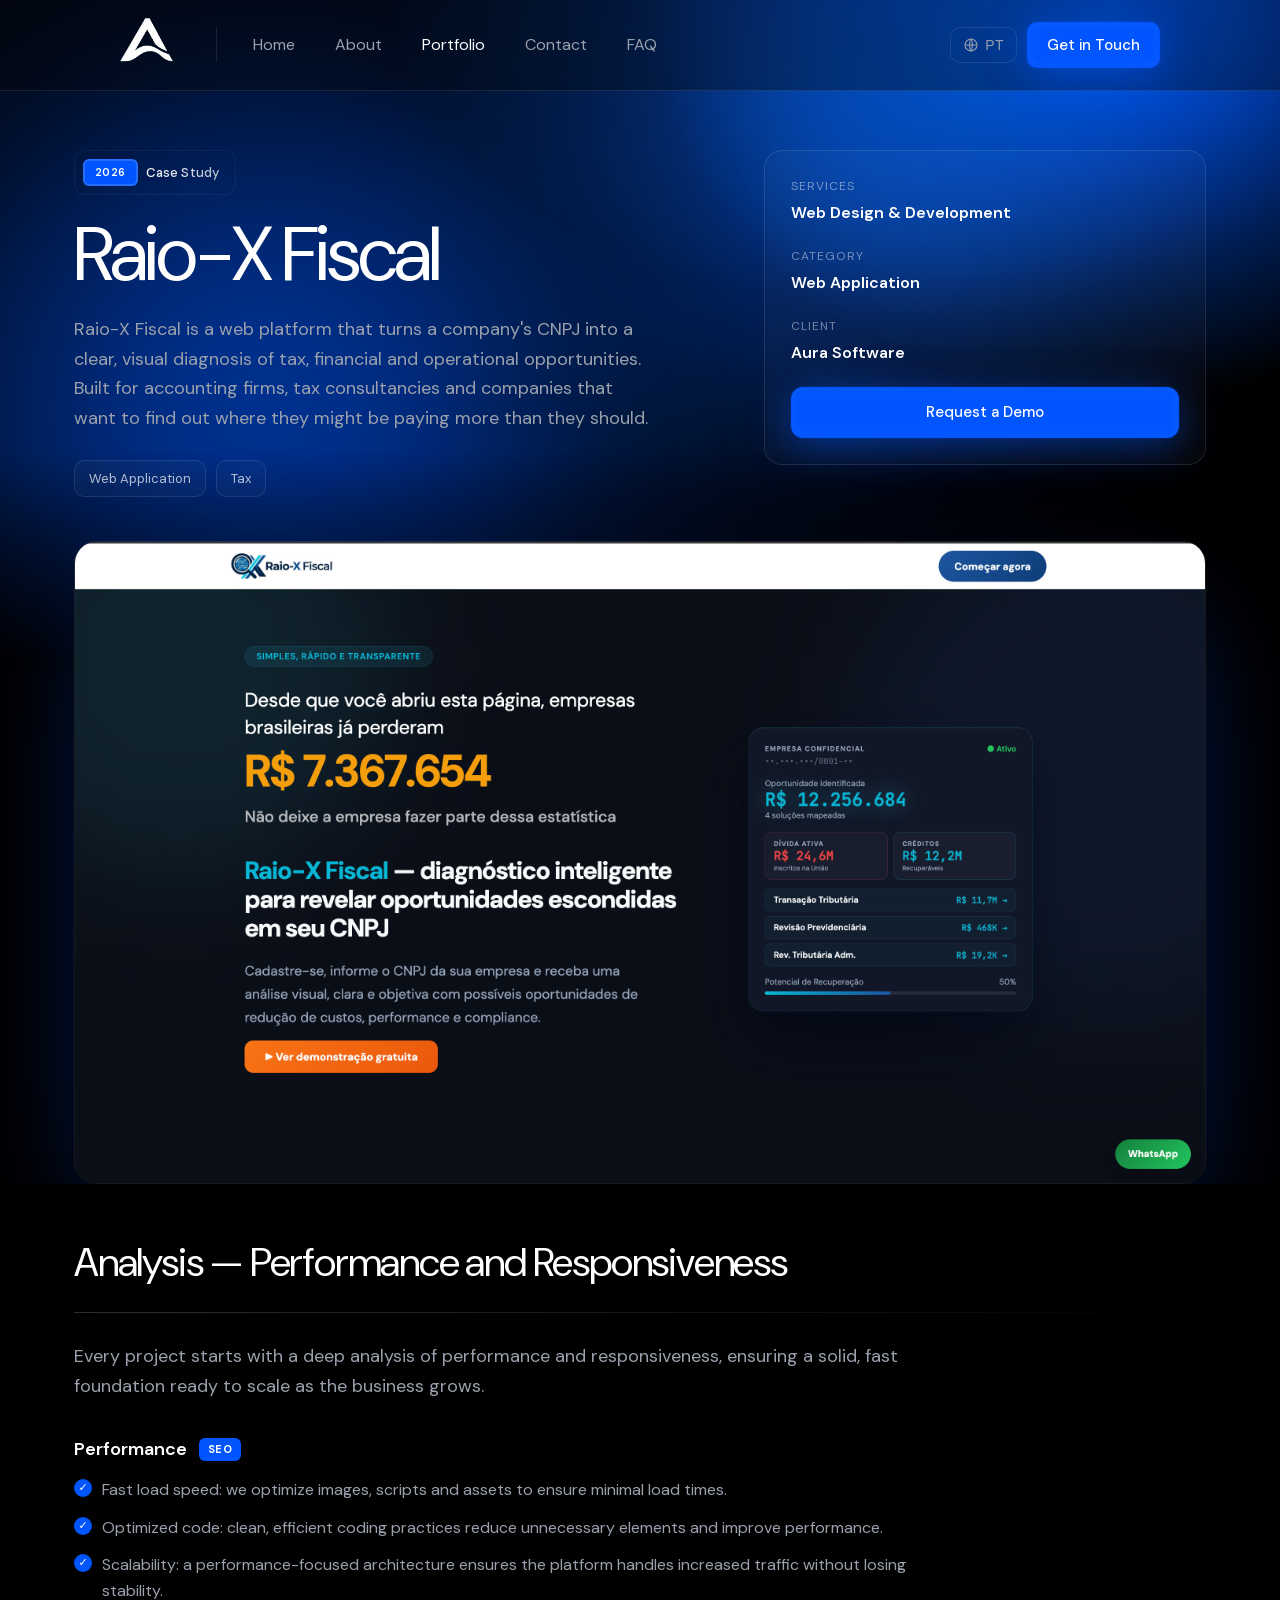
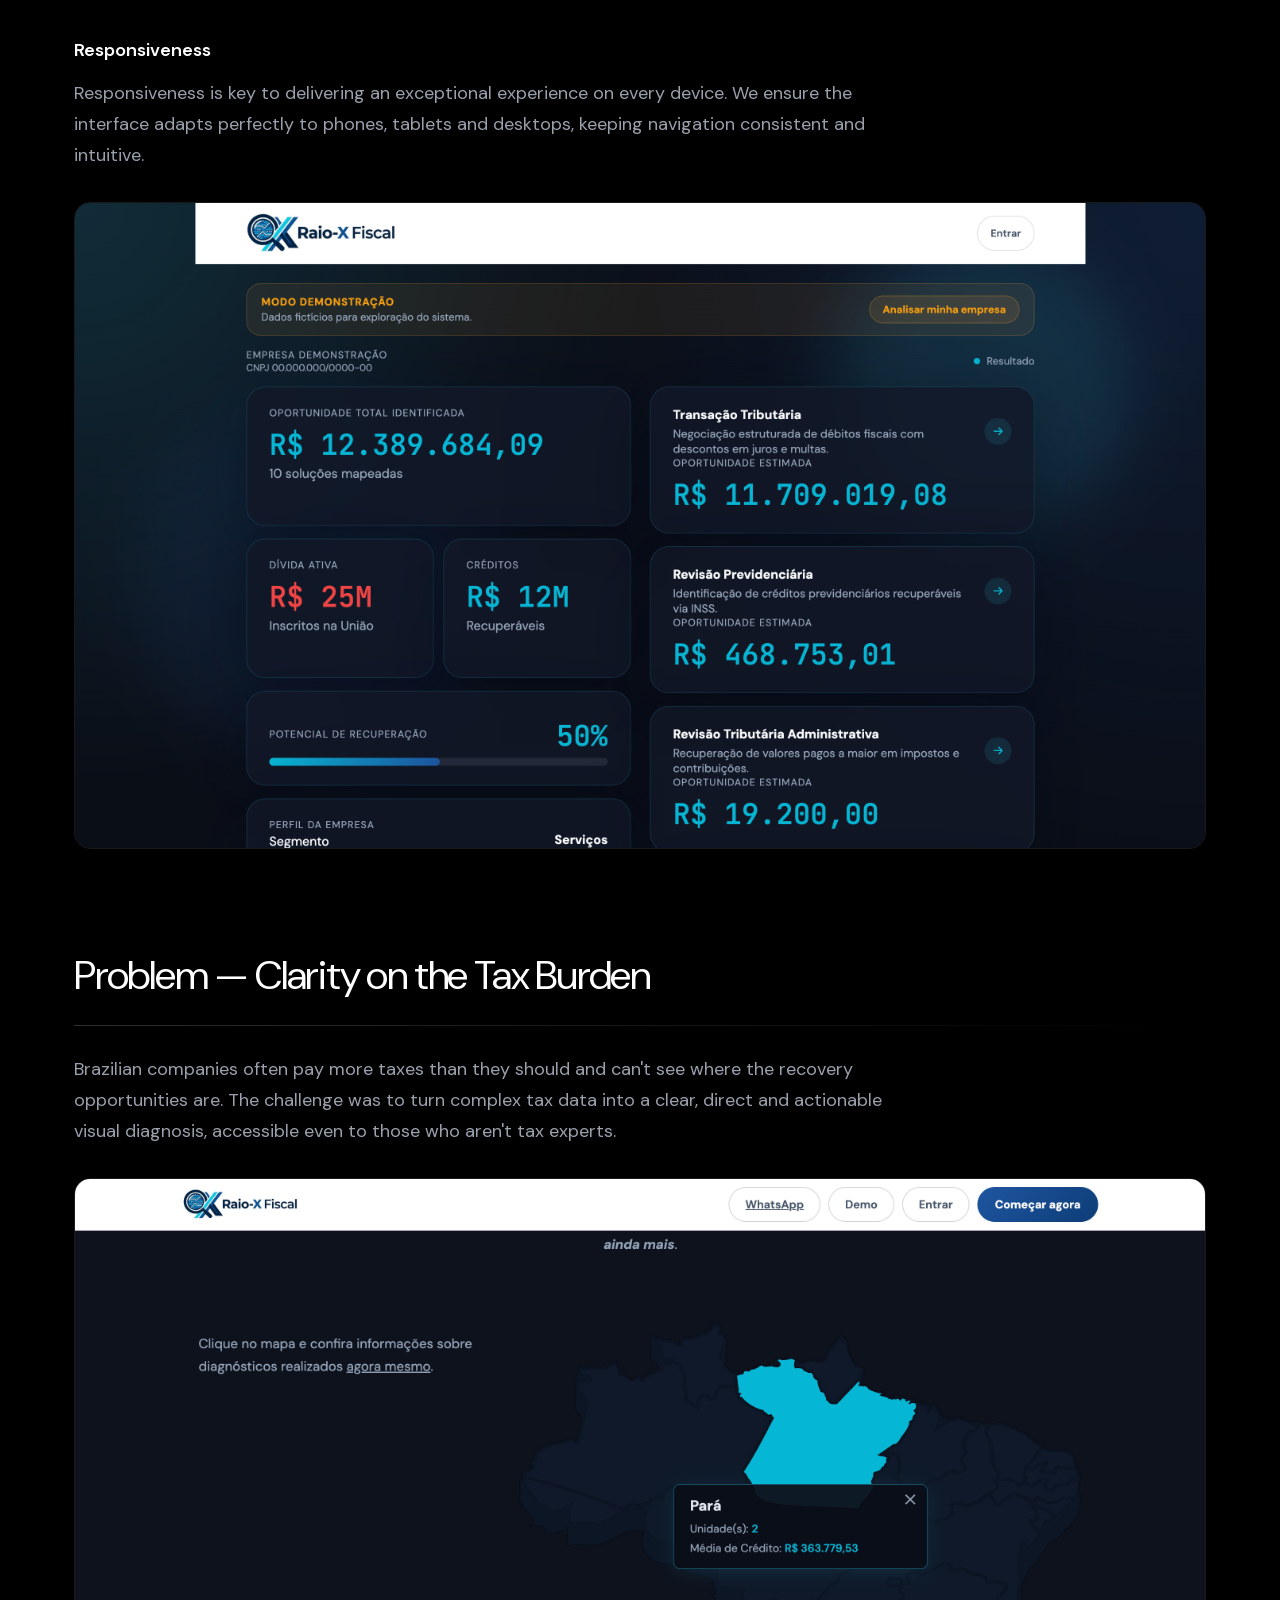
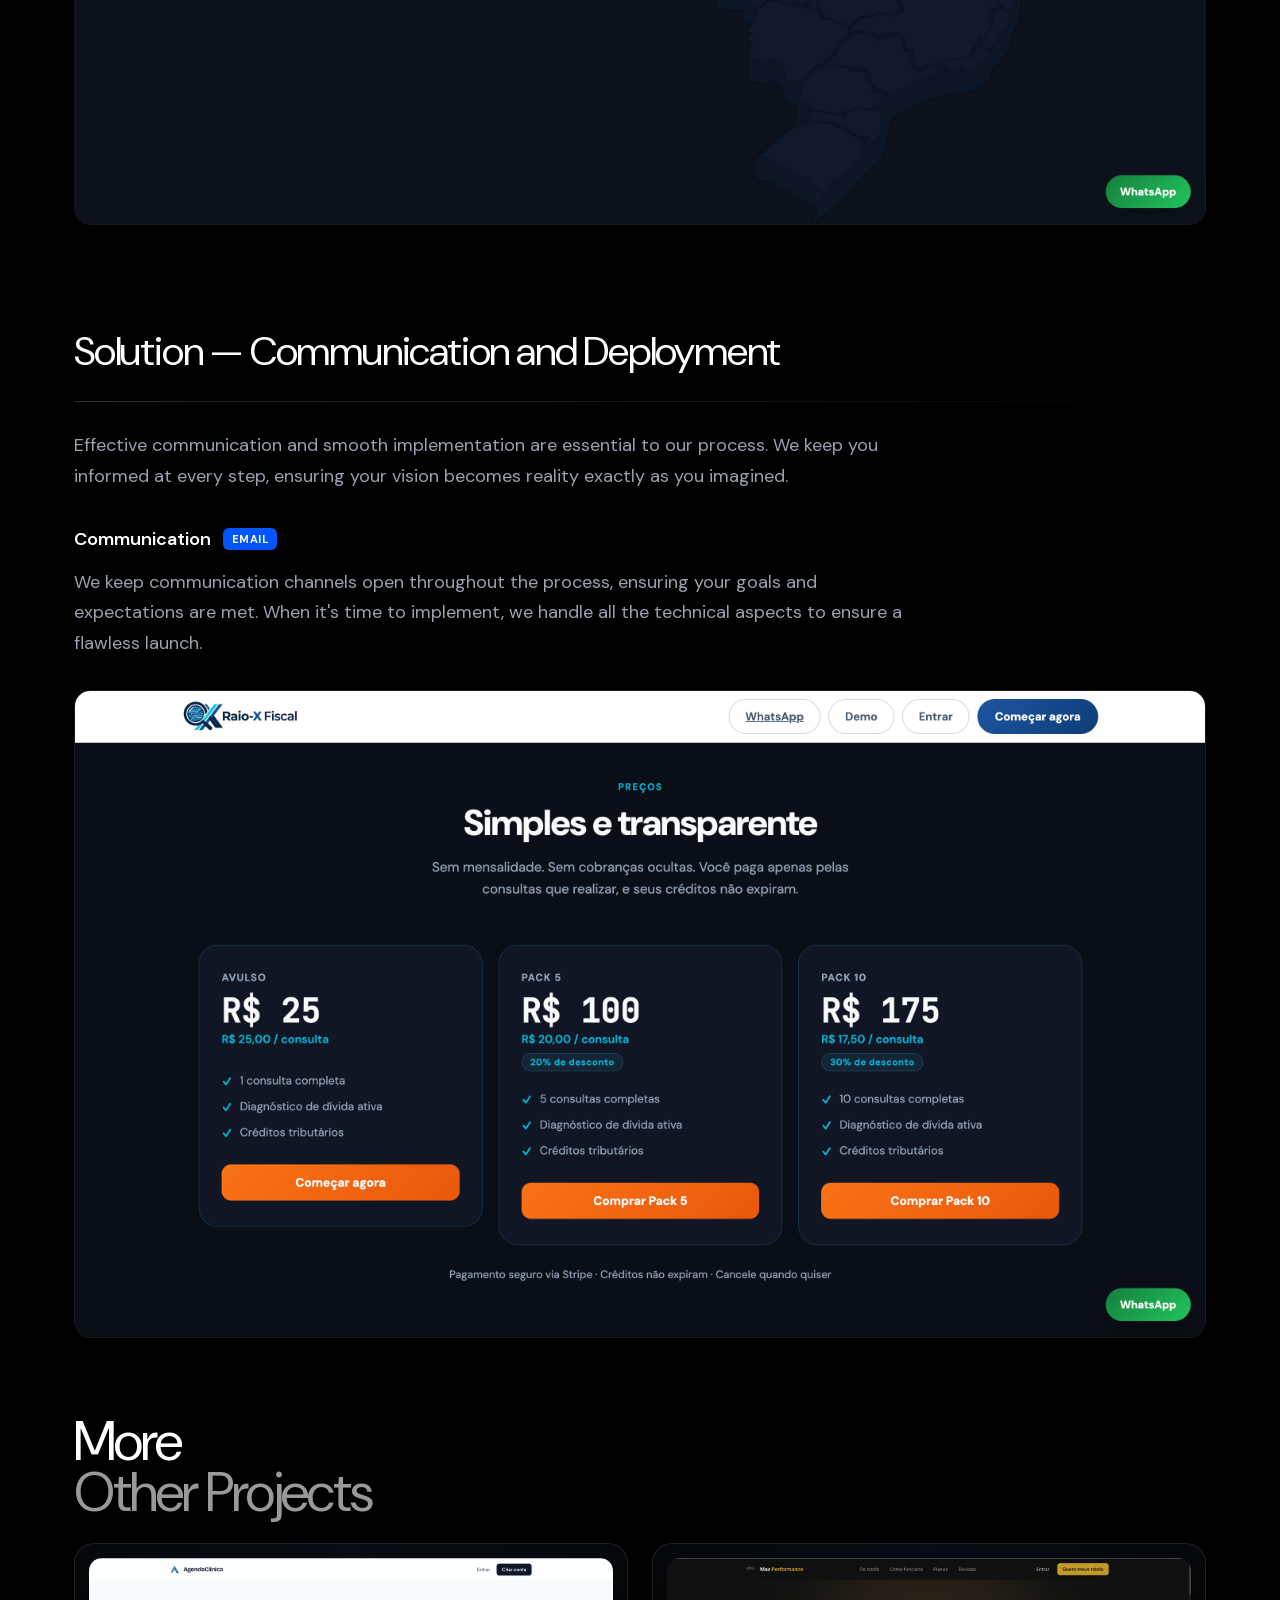
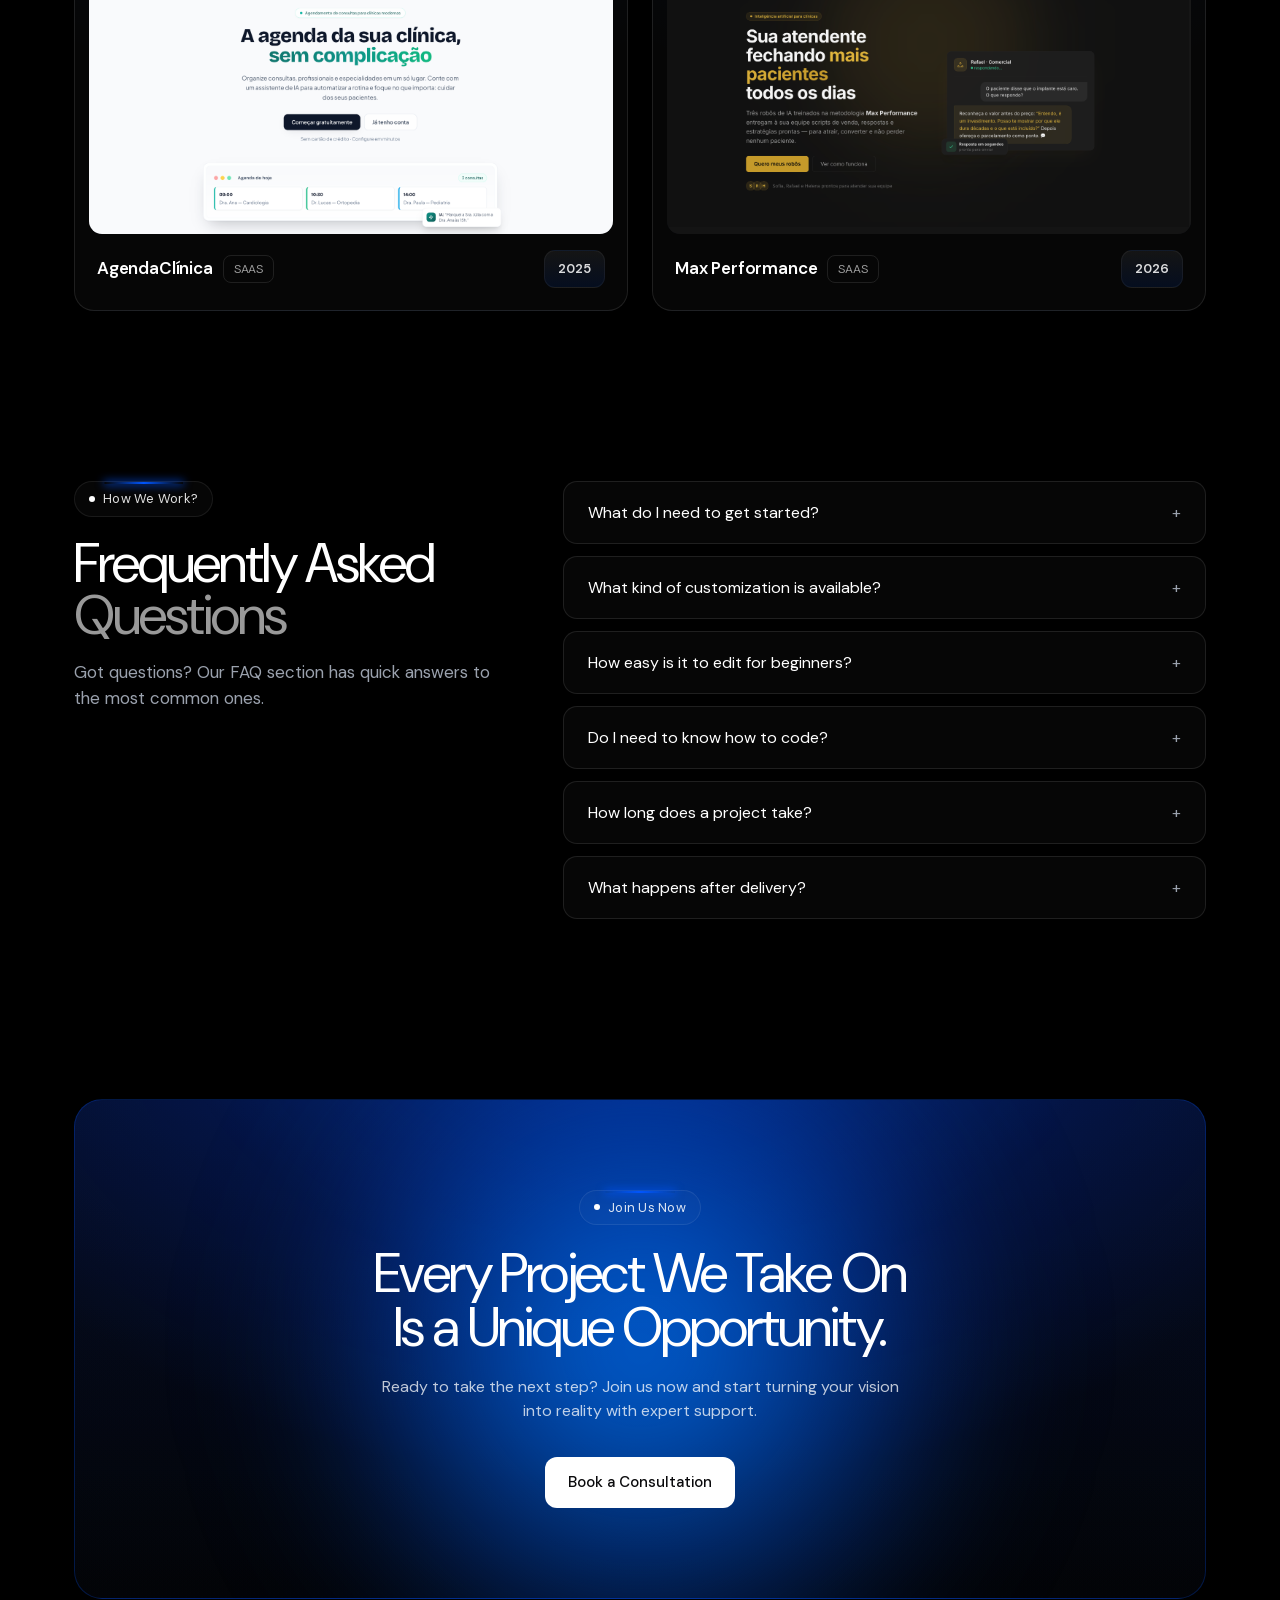
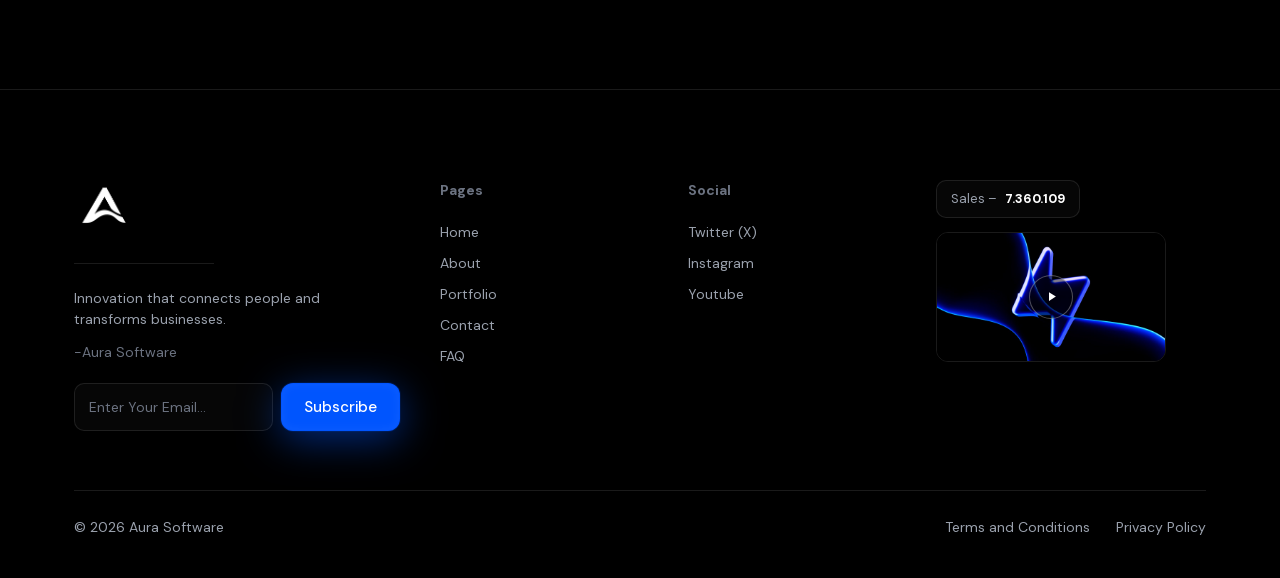
<file: portfolio/raioxfiscal.html>
<!DOCTYPE html>
<html lang="pt-BR">
<head>
<meta charset="utf-8" />
<meta name="viewport" content="width=device-width, initial-scale=1" />
<title>Raio-X Fiscal · Portfólio · Aura Software</title>
<meta name="description" content="Raio-X Fiscal — plataforma web que transforma o CNPJ de uma empresa em um diagnóstico visual de oportunidades fiscais, financeiras e operacionais." />
<link rel="icon" href="../assets/img/logo-nav.png" />
<link rel="stylesheet" href="../styles.css?v=65" />
</head>
<body>

<div class="nav-wrap">
  <nav class="nav">
    <a class="logo" href="../index.html"><img src="../assets/img/logo-nav.png" alt="Aura Software" /></a>
    <span class="nav-sep"></span>
    <div class="nav-links">
      <a href="../index.html">Início</a>
      <a href="../sobre.html">Sobre</a>
      <a href="../portfolio.html" class="active">Portfólio</a>
      <a href="../contato.html">Contato</a>
      <a href="../contato.html#faq">Perguntas Frequentes</a>
    </div>
    <div class="nav-cta">
      <button class="lang-btn" type="button" data-lang-switch aria-label="Change language"><svg viewBox="0 0 24 24" fill="none" stroke="currentColor" stroke-width="1.6"><circle cx="12" cy="12" r="9"/><path d="M3 12h18M12 3c2.6 2.7 2.6 15.3 0 18M12 3c-2.6 2.7-2.6 15.3 0 18"/></svg><span class="lang-code">PT</span></button>
      <a class="btn btn-primary" href="../contato.html">Entre Em Contato</a>
      <button class="hamburger" id="hamburger" aria-label="Menu"><span></span><span></span></button>
    </div>
  </nav>
  <div class="mobile-menu" id="mobileMenu">
    <a href="../index.html">Início</a>
    <a href="../sobre.html">Sobre</a>
    <a href="../portfolio.html">Portfólio</a>
    <a href="../contato.html">Contato</a>
    <a href="../contato.html#faq">Perguntas Frequentes</a>
    <a class="btn btn-primary" href="../contato.html">Entre Em Contato</a>
  </div>
</div>

<!-- ===================== HERO DO PROJETO ===================== -->
<section class="hero pd-hero" id="inicio">
  <div class="hero-fx" aria-hidden="true">
    <div class="hero-bg"></div>
    <div class="glow hero-glow" id="heroGlow" style="width:520px;height:520px;top:18%;left:-40px;opacity:.8"></div>
    <div class="glow hero-glow" id="heroGlow2" style="width:440px;height:440px;top:-90px;right:6%;opacity:.55"></div>
  </div>
  <div class="container hero-inner">
    <div class="pd-hero-grid">
      <div>
        <div class="pd-tags">
          <span class="hl-tag"><span class="hl-badge">2026</span><span class="hl-title">Estudo de Caso</span></span>
        </div>
        <h1>Raio-X Fiscal</h1>
        <p class="lead">O Raio-X Fiscal é uma plataforma web que transforma o CNPJ de uma empresa em um diagnóstico visual e claro de oportunidades fiscais, financeiras e operacionais. Criado para escritórios contábeis, consultorias tributárias e empresas que querem descobrir onde podem estar pagando mais do que deveriam.</p>
        <div class="pd-chips"><span>Aplicação Web</span><span>Fiscal</span></div>
      </div>
      <div class="pd-meta">
        <div class="row"><div class="label">Serviços</div><h4>Web Design &amp; Desenvolvimento</h4></div>
        <div class="row"><div class="label">Categoria</div><h4>Aplicação Web</h4></div>
        <div class="row"><div class="label">Cliente</div><h4>Aura Software</h4></div>
        <a class="btn btn-primary" href="../contato.html">Peça uma Demonstração</a>
      </div>
    </div>
    <div class="pd-shot"><img loading="lazy" decoding="async" src="../assets/img/port-raiox.png" alt="Painel do Raio-X Fiscal" /></div>
  </div>
</section>

<!-- ===================== ANÁLISE ===================== -->
<section class="pd-section">
  <div class="container">
    <h3>Análise — Desempenho e Capacidade de Resposta</h3>
    <div class="pd-rule"></div>
    <p class="lead">Cada projeto começa por uma análise profunda de desempenho e responsividade, garantindo uma base sólida, rápida e preparada para escalar conforme o negócio cresce.</p>
    <div class="pd-sub"><h4>Performance</h4><span class="tag">SEO</span></div>
    <ul class="pd-list">
      <li>Velocidade de carregamento rápida: otimizamos imagens, scripts e recursos para garantir tempos de carregamento mínimos.</li>
      <li>Código otimizado: práticas de codificação limpas e eficientes reduzem elementos desnecessários e melhoram a performance.</li>
      <li>Escalabilidade: a arquitetura focada em desempenho garante que a plataforma lide com aumento de tráfego sem perder estabilidade.</li>
    </ul>
    <div class="pd-sub"><h4>Responsividade</h4></div>
    <p class="lead">A responsividade é fundamental para proporcionar uma experiência excepcional em todos os dispositivos. Garantimos que a interface se adapte perfeitamente a celulares, tablets e computadores, mantendo navegação consistente e intuitiva.</p>
    <figure class="pd-figure"><img loading="lazy" decoding="async" src="../assets/img/raiox-dashboard.png" alt="Dashboard de diagnóstico com oportunidades fiscais identificadas" /></figure>
  </div>
</section>

<!-- ===================== PROBLEMA ===================== -->
<section class="pd-section">
  <div class="container">
    <h3>Problema — Clareza Sobre a Carga Tributária</h3>
    <div class="pd-rule"></div>
    <p class="lead">Empresas brasileiras frequentemente pagam mais impostos do que deveriam e não enxergam onde estão as oportunidades de recuperação. O desafio era transformar dados fiscais complexos em um diagnóstico visual, direto e acionável, acessível mesmo para quem não é especialista em tributação.</p>
    <figure class="pd-figure"><img loading="lazy" decoding="async" src="../assets/img/raiox-mapa.png" alt="Mapa interativo de diagnósticos por estado" /></figure>
  </div>
</section>

<!-- ===================== SOLUÇÃO ===================== -->
<section class="pd-section">
  <div class="container">
    <h3>Solução — Comunicação e Implantação</h3>
    <div class="pd-rule"></div>
    <p class="lead">Comunicação eficaz e implementação tranquila são essenciais no nosso processo. Mantemos você informado em cada etapa, garantindo que a sua visão se torne realidade exatamente como imaginou.</p>
    <div class="pd-sub"><h4>Comunicação</h4><span class="tag">EMAIL</span></div>
    <p class="lead">Mantemos canais de comunicação abertos durante todo o processo, garantindo que seus objetivos e expectativas sejam atendidos. Quando chega a hora da implementação, cuidamos de todos os aspectos técnicos para assegurar um lançamento impecável.</p>
    <figure class="pd-figure"><img loading="lazy" decoding="async" src="../assets/img/raiox-precos.png" alt="Planos e preços do Raio-X Fiscal" /></figure>
  </div>
</section>

<!-- ===================== OUTROS PROJETOS ===================== -->
<section class="split" style="padding-top:30px">
  <div class="container">
    <div class="section-head" style="text-align:left;margin:0 0 10px">
      <h2>Mais <span class="dim">Outros Projetos</span></h2>
    </div>
    <div class="proj-grid">
      <a class="proj-card" href="agendaclinica.html">
        <div class="proj-img"><img loading="lazy" decoding="async" src="../assets/img/port-agenda.png" alt="AgendaClínica" /></div>
        <div class="proj-foot"><div class="proj-name">AgendaClínica <span class="proj-cat">SAAS</span></div><span class="proj-year">2025</span></div>
      </a>
      <a class="proj-card" href="maxperformance.html">
        <div class="proj-img"><img loading="lazy" decoding="async" src="../assets/img/maxperformance.png" alt="Max Performance" /></div>
        <div class="proj-foot"><div class="proj-name">Max Performance <span class="proj-cat">SAAS</span></div><span class="proj-year">2026</span></div>
      </a>
    </div>
  </div>
</section>

<!-- ===================== FAQ ===================== -->
<section class="faq" id="faq">
  <div class="container">
    <div class="faq-grid">
    <div class="section-head">
      <span class="eyebrow">Como Trabalhamos?</span>
      <h2>Perguntas <span class="dim">Frequentes</span></h2>
      <p>Tem dúvidas? Nossa seção de perguntas frequentes (FAQ) tem respostas rápidas para as dúvidas mais comuns.</p>
    </div>
    <div class="faq-list">
      <div class="faq-item"><button class="faq-q">O que preciso para começar? <span class="ic">+</span></button><div class="faq-a"><p>Basta entrar em contato e contar sua ideia. Agendamos uma conversa, entendemos seu objetivo e montamos uma proposta com escopo e prazo claros.</p></div></div>
      <div class="faq-item"><button class="faq-q">Que tipo de personalização está disponível? <span class="ic">+</span></button><div class="faq-a"><p>Todo projeto é construído sob medida — do design à arquitetura — para se adequar à sua marca e às suas necessidades de negócio.</p></div></div>
      <div class="faq-item"><button class="faq-q">Quão fácil é editar para iniciantes? <span class="ic">+</span></button><div class="faq-a"><p>Entregamos painéis administrativos e documentação pensados para quem não é técnico — você mesmo atualiza conteúdos do dia a dia.</p></div></div>
      <div class="faq-item"><button class="faq-q">Preciso saber programar? <span class="ic">+</span></button><div class="faq-a"><p>Não. Cuidamos de toda a parte técnica: código, design, deploy e manutenção. Você foca no seu negócio.</p></div></div>
      <div class="faq-item"><button class="faq-q">Quanto tempo leva um projeto? <span class="ic">+</span></button><div class="faq-a"><p>Depende do escopo: de algumas semanas para um site ou MVP, a alguns meses para uma plataforma completa. Definimos o prazo antes de começar.</p></div></div>
      <div class="faq-item"><button class="faq-q">E depois da entrega? <span class="ic">+</span></button><div class="faq-a"><p>Oferecemos suporte e evolução contínua do produto, além de toda a documentação necessária.</p></div></div>
    </div>
    </div>
  </div>
</section>

<!-- ===================== CTA ===================== -->
<section class="cta">
  <div class="container">
    <div class="cta-card no-reveal">
      <span class="cta-blur" aria-hidden="true"></span>
      <span class="eyebrow">Junte-se a Nós Agora</span>
      <h2 class="no-reveal" style="margin-top:22px">Cada Projeto que Realizamos<br/>é uma Oportunidade Única.</h2>
      <p>Pronto para dar o próximo passo? Junte-se a nós agora e comece a transformar sua visão em realidade com o apoio de especialistas.</p>
      <a class="btn btn-light" href="../contato.html">Agende uma Consulta</a>
    </div>
  </div>
</section>

<!-- ===================== FOOTER ===================== -->
<footer>
  <div class="container">
    <div class="foot-top">
      <div class="foot-brand">
        <div class="logo"><img src="../assets/img/logo-nav.png" alt="Aura" /></div>
        <div class="sep"></div>
        <p>Inovação que conecta pessoas e transforma negócios.</p>
        <div class="sig">-Aura Software</div>
        <form class="newsletter" onsubmit="return false">
          <input type="email" placeholder="Insira Seu E-mail…" />
          <button class="btn btn-primary" type="submit">Inscreva-se</button>
        </form>
      </div>
      <div class="foot-col">
        <h4>Páginas</h4>
        <a href="../index.html">Início</a>
        <a href="../sobre.html">Sobre</a>
        <a href="../portfolio.html">Portfólio</a>
        <a href="../contato.html">Contato</a>
        <a href="../contato.html#faq">Perguntas Frequentes</a>
      </div>
      <div class="foot-col">
        <h4>Social</h4>
        <a href="#">Twitter (X)</a>
        <a href="#">Instagram</a>
        <a href="#">Youtube</a>
      </div>
      <div class="foot-video">
        <span class="sales">Vendas – <b>7.360.109</b></span>
        <div class="thumb">
          <img src="../assets/img/video-preview.jpg" alt="Aura" />
          <div class="play"><svg viewBox="0 0 24 24"><path d="M8 5v14l11-7z"/></svg></div>
        </div>
      </div>
    </div>
    <div class="foot-bottom">
      <span>© 2026 Aura Software</span>
      <div class="links">
        <a href="#">Termos e Condições</a>
        <a href="#">Política de Privacidade</a>
      </div>
    </div>
  </div>
</footer>

<div class="cursor-dot" id="cursorDot" aria-hidden="true"></div>

<script src="../assets/i18n.js?v=7"></script>
<script src="../assets/lenis.min.js"></script>
<script src="../script.js?v=43"></script>
</body>
</html>
</file>
<file: styles.css>
/* ===== Aura Software — site estático (sem Framer) ===== */

/* DM Sans auto-hospedada (fonte variável) — sem dependência de rede externa */
@font-face {
  font-family: "DM Sans";
  font-style: normal;
  font-weight: 100 900;
  font-display: swap;
  src: url("assets/fonts/dmsans-latin.woff2") format("woff2");
  unicode-range: U+0000-00FF, U+0131, U+0152-0153, U+02BB-02BC, U+02C6, U+02DA, U+02DC, U+0304, U+0308, U+0329, U+2000-206F, U+20AC, U+2122, U+2191, U+2193, U+2212, U+2215, U+FEFF, U+FFFD;
}
@font-face {
  font-family: "DM Sans";
  font-style: normal;
  font-weight: 100 900;
  font-display: swap;
  src: url("assets/fonts/dmsans-latin-ext.woff2") format("woff2");
  unicode-range: U+0100-02BA, U+02BD-02C5, U+02C7-02CC, U+02CE-02D7, U+02DD-02FF, U+0304, U+0308, U+0329, U+1D00-1DBF, U+1E00-1E9F, U+1EF2-1EFF, U+2020, U+20A0-20AB, U+20AD-20C0, U+2113, U+2C60-2C7F, U+A720-A7FF;
}

:root {
  --bg: #000000;
  --bg-soft: #0a0c14;
  --text: #ffffff;
  --muted: #9aa1ad;
  --muted-2: #6b7280;
  --blue: #0055fe;
  --blue-soft: #2f7bff;
  --border: rgba(255, 255, 255, 0.10);
  --card: rgba(255, 255, 255, 0.025);
  --card-hover: rgba(255, 255, 255, 0.05);
  --radius: 20px;
  --radius-lg: 28px;
  --maxw: 1180px;
  --font: "DM Sans", system-ui, -apple-system, Segoe UI, Roboto, sans-serif;
}

* { box-sizing: border-box; margin: 0; padding: 0; }

html { scroll-behavior: smooth; scroll-padding-top: 100px; overflow-x: clip; }

body {
  font-family: var(--font);
  background: var(--bg);
  color: var(--text);
  line-height: 1.5;
  -webkit-font-smoothing: antialiased;
  overflow-x: clip;
}

/* Smooth scroll (Lenis) */
html.lenis, html.lenis body { height: auto; }
html.lenis { scroll-behavior: auto !important; }
.lenis.lenis-smooth { scroll-behavior: auto !important; }
.lenis.lenis-smooth [data-lenis-prevent] { overscroll-behavior: contain; }
.lenis.lenis-stopped { overflow: hidden; }
.lenis.lenis-smooth iframe { pointer-events: none; }

a { color: inherit; text-decoration: none; }
img { display: block; max-width: 100%; }

.container { width: 100%; max-width: var(--maxw); margin: 0 auto; padding: 0 24px; }

section { position: relative; }

/* ---- helpers ---- */
.eyebrow {
  position: relative;
  display: inline-flex; align-items: center; gap: 8px;
  font-size: 13px; color: rgba(255,255,255,.88); letter-spacing: .02em;
  padding: 7px 14px; border: 1px solid rgba(255,255,255,.08); border-radius: 999px;
  background: rgba(255,255,255,.025);
  backdrop-filter: blur(2.5px); -webkit-backdrop-filter: blur(2.5px);
}
.eyebrow::before { content: ""; width: 6px; height: 6px; border-radius: 50%; background: #fff; }
/* brilho azul: traço luminoso na borda superior, centralizado e esmaecendo nas pontas */
.eyebrow::after {
  content: ""; position: absolute; top: 0; left: 50%; transform: translateX(-50%);
  width: 58%; height: 2px; border-radius: 2px;
  background: linear-gradient(90deg, rgba(0,85,255,0), #0055fe 50%, rgba(0,85,255,0));
  box-shadow: 0 0 9px 1px rgba(0,85,255,.85);
}

.section-head { max-width: 720px; margin: 0 auto; text-align: center; }
.section-head .eyebrow { margin-bottom: 22px; }
.section-head h2 { font-size: clamp(32px, 4.6vw, 54px); line-height: .96; font-weight: 400; letter-spacing: -0.036em; }
.section-head h2 .dim { color: rgba(255,255,255,.6); display: block; }
.section-head p { margin-top: 18px; color: var(--muted); font-size: 17px; }

.muted { color: var(--muted); }

.btn {
  display: inline-flex; align-items: center; justify-content: center; gap: 8px;
  font-family: var(--font); font-size: 15px; font-weight: 500; cursor: pointer;
  padding: 13px 22px; border-radius: 12px; border: 1px solid var(--border);
  background: var(--card); color: var(--text); transition: .2s ease; white-space: nowrap;
}
.btn:hover { background: var(--card-hover); }
.btn-primary {
  background: var(--blue); border-color: transparent;
  box-shadow: 0 8px 40px rgba(0, 85, 255, .5), inset 0 0 10px 1px rgba(255,255,255,.05), 0 0 0 1px rgba(0,85,255,.12);
}
.btn-primary:hover { background: #0a5cff; transform: translateY(-1px); }
.btn-light { background: #ffffff; border-color: transparent; color: #0a0a0c; font-weight: 500; }
.btn-light:hover { background: #e9e9ee; }
.btn-soft { background: rgba(255,255,255,.12); border-color: rgba(255,255,255,.16); color: #fff; backdrop-filter: blur(6px); }
.btn-soft:hover { background: rgba(255,255,255,.2); }
.chip { background: var(--blue); color: #fff; font-size: 11px; font-weight: 600; letter-spacing: .05em; border-radius: 6px; padding: 3px 8px; }

/* Highlight Tag do hero — réplica do Framer */
.hl-tag {
  display: inline-flex; align-items: center; gap: 8px;
  padding: 8px 16px 8px 8px; border-radius: 10px;
  border: 1px solid rgba(255,255,255,.05); background: rgba(0,0,0,0);
  backdrop-filter: blur(2.5px); -webkit-backdrop-filter: blur(2.5px);
}
.hl-badge {
  font-size: 11px; font-weight: 600; letter-spacing: .04em; line-height: 1; color: #fff;
  padding: 6px 10px; border-radius: 6px;
  background: rgb(0,85,255); border: 2px solid rgba(255,255,255,.15);
  backdrop-filter: blur(2px); -webkit-backdrop-filter: blur(2px);
}
.hl-title {
  font-size: 13px; font-weight: 500; letter-spacing: .01em;
  background: linear-gradient(90deg, rgb(255,255,255) 0%, rgba(153,153,153,0) 350%);
  -webkit-background-clip: text; background-clip: text;
  -webkit-text-fill-color: transparent; color: transparent;
}

.check-list { list-style: none; display: flex; flex-direction: column; gap: 12px; }
.check-list li { display: flex; align-items: center; gap: 10px; font-size: 15px; }
.check-list li::before { content: "✓"; color: #fff; background: var(--blue); width: 18px; height: 18px; border-radius: 50%; display: grid; place-items: center; font-size: 11px; flex: none; }

.glow {
  position: absolute; border-radius: 50%; z-index: 0; pointer-events: none;
  background: radial-gradient(circle closest-side, rgba(0, 85, 255, .55), rgba(0, 85, 255, 0) 72%);
  filter: blur(40px);
  will-change: transform;
}

/* blur azul que se move continuamente (substitui a animação do Framer) */
@keyframes glowDrift {
  0%   { transform: translate(0, 0) scale(1); }
  25%  { transform: translate(-90px, 60px) scale(1.15); }
  50%  { transform: translate(70px, -50px) scale(0.9); }
  75%  { transform: translate(-50px, -70px) scale(1.08); }
  100% { transform: translate(0, 0) scale(1); }
}
@media (prefers-reduced-motion: reduce) {
  .glow, .marquee-track, .hero-strip .star, .video-preview .play::before { animation: none !important; }
  .reveal { opacity: 1 !important; transform: none !important; transition: none !important; }
}

/* ---- scroll reveal (entrada das seções, como no Framer) ---- */
.reveal {
  opacity: 0; transform: translateY(24px);
  transition: opacity 1.2s cubic-bezier(.16,.6,.28,1), transform 1.2s cubic-bezier(.16,.6,.28,1);
  transition-delay: var(--reveal-delay, 0s);
  will-change: opacity, transform;
}
.reveal.in { opacity: 1; transform: none; }

/* títulos: revelam palavra por palavra ao entrar na tela */
.word-reveal .word {
  display: inline-block; opacity: 0; transform: translateY(0.45em);
  transition: opacity .5s cubic-bezier(.16,.6,.28,1), transform .5s cubic-bezier(.16,.6,.28,1);
  will-change: opacity, transform;
}
.word-reveal.in .word { opacity: 1; transform: none; }

/* ===================== NAVBAR (barra full-width fixa, como no original) ===================== */
.nav-wrap { position: fixed; top: 0; left: 0; right: 0; z-index: 100; transition: transform .4s cubic-bezier(.4, 0, .2, 1); will-change: transform; }
.nav-wrap.nav-hidden { transform: translateY(-100%); }
.nav {
  display: flex; align-items: center;
  height: 91px; padding: 0 120px 0 110px;
  border-bottom: 1px solid var(--border);
  background: rgba(5, 6, 10, 0.35); backdrop-filter: blur(10px); -webkit-backdrop-filter: blur(10px);
}
.nav .logo { display: flex; align-items: center; flex: none; }
.nav .logo img { width: 78px; height: 74px; object-fit: contain; }
.nav-sep { width: 1px; height: 34px; background: var(--border); margin: 0 36px 0 28px; }
.nav-links { display: flex; align-items: center; gap: 40px; }
.nav-links a { font-size: 16px; font-weight: 400; color: var(--muted); transition: color .2s; }
.nav-links a:hover { color: var(--text); }
.nav-links a.active { color: var(--text); }
.nav-cta { display: flex; align-items: center; gap: 10px; margin-left: auto; }
.nav-cta .btn-primary { padding: 11px 19px; border-radius: 10px; font-size: 15px; }
.lang-btn { display: inline-flex; align-items: center; gap: 6px; padding: 9px 12px; border: 1px solid var(--border); border-radius: 10px; background: transparent; color: var(--muted); font-size: 14px; font-weight: 500; line-height: 1; cursor: pointer; transition: color .2s, border-color .2s, background .2s; }
.lang-btn:hover { color: var(--text); border-color: var(--text); }
.lang-btn svg { width: 16px; height: 16px; flex: none; }
.lang-btn .lang-code { letter-spacing: .03em; }
main, .page-top { padding-top: 91px; }
/* hambúrguer de 2 linhas (estilo Framer) — vira X ao abrir */
.hamburger { display: none; width: 44px; height: 44px; border: none; background: transparent; cursor: pointer; position: relative; }
.hamburger span { position: absolute; left: 50%; top: 50%; width: 18px; height: 2px; background: #fff; border-radius: 2px; transition: transform .3s cubic-bezier(.4,0,.2,1), opacity .2s ease; }
.hamburger span:nth-child(1) { transform: translate(-50%,-50%) translateY(-5px); }
.hamburger span:nth-child(2) { transform: translate(-50%,-50%) translateY(5px); }
body.menu-open .hamburger span:nth-child(1) { transform: translate(-50%,-50%) rotate(45deg); }
body.menu-open .hamburger span:nth-child(2) { transform: translate(-50%,-50%) rotate(-45deg); }

/* ===================== HERO ===================== */
.hero { position: relative; padding: 170px 0 30px; overflow: hidden; }
/* Fundo do hero — glow azul em gradiente (réplica do site, sem vídeo/Framer) */
.hero-bg {
  position: absolute; inset: 0; z-index: 0; pointer-events: none;
  background:
    radial-gradient(52% 48% at 87% 0%, rgba(0,92,255,.98) 0%, rgba(0,82,240,.50) 34%, rgba(0,64,205,0) 70%),
    radial-gradient(70% 56% at 72% -8%, rgba(12,74,218,.72) 0%, rgba(12,74,218,0) 62%),
    radial-gradient(34% 46% at 3% 72%, rgba(0,46,165,.32) 0%, rgba(0,46,165,0) 60%),
    var(--bg);
}
.hero::after {
  content: ""; position: absolute; left: 0; right: 0; bottom: 0; height: 180px; z-index: 0;
  background: linear-gradient(180deg, transparent, var(--bg));
}
/* camada dos brilhos azuis animados, mascarada pra terminar antes da faixa de logos */
.hero-fx {
  position: absolute; inset: 0; z-index: 0; pointer-events: none; overflow: hidden;
  -webkit-mask-image: linear-gradient(180deg, #000 0%, #000 38%, transparent 56%);
  mask-image: linear-gradient(180deg, #000 0%, #000 38%, transparent 56%);
}
.hero .glow { display: block; z-index: 0; mix-blend-mode: screen; }
/* glow estilo Framer: círculo azul sólido, blur enorme, brilho ambiente difuso */
.hero-glow {
  background: #0055fe;
  filter: blur(140px);
  border-radius: 50%;
}
.hero-inner { position: relative; z-index: 1; }
.hero h1 { font-size: clamp(54px, 7.4vw, 104px); line-height: 1.02; font-weight: 400; letter-spacing: -0.044em; margin: 24px 0; max-width: 760px; }
@media (min-width: 821px) { .hero h1 { font-size: clamp(54px, 5.6vw, 80px); } }
.hero p { color: var(--muted); font-size: 15px; max-width: 430px; }
.hero p + p { margin-top: 14px; }
.hero-actions { display: flex; gap: 12px; margin-top: 34px; flex-wrap: wrap; }
.hero-bottom { display: flex; align-items: flex-end; justify-content: space-between; gap: 40px; }

/* Revelação gradual dos elementos da seção inicial, um de cada vez */
@keyframes heroReveal {
  from { opacity: 0; transform: translateY(20px); }
  to   { opacity: 1; transform: translateY(0); }
}
.hero-inner .hl-tag,
.hero-inner h1,
.hero-inner .hero-bottom p,
.hero-inner .hero-actions {
  opacity: 0;
  animation: heroReveal .8s cubic-bezier(.22,.61,.36,1) both;
}
.hero-inner .hl-tag      { animation-delay: .2s; }
.hero-inner h1           { animation-delay: .7s; }
.hero-inner .hero-bottom p { animation-delay: 1.2s; }
.hero-inner .hero-actions  { animation-delay: 1.7s; }
@media (prefers-reduced-motion: reduce) {
  .hero-inner .hl-tag,
  .hero-inner h1,
  .hero-inner .hero-bottom p,
  .hero-inner .hero-actions {
    opacity: 1;
    animation: none;
  }
}

.hero-strip { display: flex; align-items: center; justify-content: space-between; gap: 60px; margin-top: 40px; padding-top: 28px; position: relative; z-index: 1; }
/* brilho azul muito sutil na divisa com o conteúdo acima */
.hero-strip::before {
  content: ""; position: absolute; top: 0; left: 0; right: 0; height: 1px; pointer-events: none;
  background: linear-gradient(90deg, transparent, rgba(255,255,255,.35) 28%, rgba(255,255,255,.65) 50%, rgba(255,255,255,.35) 72%, transparent);
  box-shadow: 0 0 14px rgba(255,255,255,.3);
}
/* marquee confinado à esquerda (como no Framer), vídeo à direita */
.hero-strip .marquee { flex: none; width: min(460px, 45%); min-width: 0; padding: 20px 0; }
.hero-strip .video-wrap { position: relative; flex: none; }
.hero-strip .star { position: absolute; top: -110px; left: -60px; width: 150px; opacity: .8; pointer-events: none;
  transform-origin: center; animation: starSpin 26s linear infinite; }
@keyframes starSpin { to { transform: rotate(360deg); } }
.hero-divider { border: none; border-top: 1px solid var(--border); margin: 36px auto 0; max-width: var(--maxw); }
.video-preview {
  flex: none; width: 300px; aspect-ratio: 16/10; border-radius: 14px; overflow: hidden;
  border: 1px solid var(--border); position: relative; background: var(--bg-soft); cursor: pointer;
  transition: border-color .4s ease, box-shadow .4s ease, transform .4s cubic-bezier(.2,.7,.2,1);
}
.video-preview img { width: 100%; height: 100%; object-fit: cover; transition: transform .6s cubic-bezier(.2,.7,.2,1); }
.video-wrap:hover .video-preview { border-color: rgba(255,255,255,.28); box-shadow: 0 26px 60px -28px rgba(0,85,255,.55); transform: translateY(-3px); }
.video-wrap:hover .video-preview img { transform: scale(1.06); }
.video-preview .play {
  position: absolute; inset: 0; margin: auto; width: 52px; height: 52px; border-radius: 50%;
  border: 1px solid rgba(255,255,255,.3); background: rgba(0,0,0,.45); display: grid; place-items: center;
  transition: transform .35s cubic-bezier(.2,.7,.2,1), background .35s ease, border-color .35s ease;
}
/* anel pulsante ao redor do play */
.video-preview .play::before {
  content: ""; position: absolute; inset: -1px; border-radius: 50%;
  border: 1px solid rgba(255,255,255,.55); animation: playPulse 2.4s ease-out infinite; pointer-events: none;
}
@keyframes playPulse {
  0%   { transform: scale(1);   opacity: .7; }
  70%  { opacity: 0; }
  100% { transform: scale(2.1); opacity: 0; }
}
.video-wrap:hover .video-preview .play { transform: scale(1.12); background: rgba(0,85,255,.7); border-color: transparent; }
.video-preview .play svg { width: 18px; height: 18px; fill: #fff; margin-left: 2px; }

/* ===================== MARQUEE (logos / fotos) ===================== */
.marquee { overflow: hidden; position: relative; padding: 34px 0;
  -webkit-mask-image: linear-gradient(90deg, transparent, #000 12%, #000 88%, transparent);
          mask-image: linear-gradient(90deg, transparent, #000 12%, #000 88%, transparent);
}
.marquee-track { display: flex; align-items: center; gap: 70px; width: max-content; animation: marqueeScroll 30s linear infinite; will-change: transform; }
@keyframes marqueeScroll { to { transform: translateX(-50%); } }
/* pausa suave ao passar o mouse, pra interagir com os logos */
.marquee:hover .marquee-track { animation-play-state: paused; }
.marquee-track img { height: 34px; width: auto; opacity: .55; filter: grayscale(1) brightness(1.6); }

/* Marquee de logos do hero — réplica do Framer (80x80, gap 40, fade 30/70) */
.brand-marquee { padding: 10px 0;
  -webkit-mask-image: linear-gradient(to right, transparent 0, #000 30%, #000 70%, transparent 100%);
          mask-image: linear-gradient(to right, transparent 0, #000 30%, #000 70%, transparent 100%);
}
.brand-marquee .marquee-track { gap: 40px; }
.brand-marquee .marquee-track img { height: 80px; width: 80px; opacity: .85; filter: none; object-fit: cover;
  transition: transform .4s cubic-bezier(.2,.7,.2,1), opacity .4s ease, filter .4s ease; }
.brand-marquee .marquee-track img:hover { transform: scale(1.14) translateY(-5px); opacity: 1; filter: drop-shadow(0 10px 22px rgba(0,85,255,.45)); }

.photo-marquee { padding: 10px 0; }
.photo-marquee .marquee-track { gap: 22px; animation-duration: 45s; }
.photo-marquee.reverse .marquee-track { animation-direction: reverse; }
.photo-marquee img { height: 230px; width: auto; border-radius: 16px; border: 1px solid var(--border); opacity: 1; filter: none; }

/* ===================== SPLIT (código / time / office) ===================== */
.split { padding: 80px 0; }
.split-code .split-img { margin-top: 48px; }
.split-grid { display: grid; grid-template-columns: 1fr 1fr; gap: 60px; align-items: center; }
.split-grid.flip > .split-img { order: 2; }
/* Framer-style image card: outer card (#080808 + 5% border), inner image (10% border), blue line + blue glow */
.split-img {
  position: relative;
  border-radius: 20px;
  box-sizing: border-box;
  aspect-ratio: 2872 / 1746;
  isolation: isolate;
}
.split-img img {
  width: 100%; height: 100%;
  object-fit: cover;
  border-radius: 20px;
  position: relative;
  z-index: 1;
}
/* Blue scan line near the bottom of the image */
.split-img::before {
  content: "";
  position: absolute;
  left: 16%; right: 16%;
  bottom: 30px;
  height: 1px;
  background: linear-gradient(90deg, rgba(0, 85, 255, 0) 0%, #0055ff 50%, rgba(0, 85, 255, 0) 100%);
  z-index: 2;
  pointer-events: none;
}
/* Blue glow emanating from behind the bottom of the card */
.split-img::after {
  content: "";
  position: absolute;
  left: 50%;
  bottom: -24px;
  width: 62%;
  height: 130px;
  transform: translateX(-50%);
  background: #0055ff;
  filter: blur(45px);
  border-radius: 100%;
  opacity: 0.55;
  z-index: 0;
  pointer-events: none;
}
.split-body h2 { font-size: clamp(34px, 4.6vw, 62px); line-height: .96; font-weight: 400; letter-spacing: -0.036em; margin: 18px 0 6px; }
.split-body h2 .dim { color: rgba(255,255,255,.6); display: block; }
.split-body > p { color: var(--muted); font-size: 16px; margin-top: 12px; }
.split-body .check-list { margin-top: 22px; }
.split-body .btn { margin-top: 26px; }
.split-cta { display: flex; align-items: center; gap: 22px; margin-top: 26px; flex-wrap: wrap; }
.split-note { color: var(--muted); font-size: 14px; max-width: 170px; }
.split-note .stars { color: #fff; letter-spacing: 2px; display: block; margin-bottom: 4px; }

/* ===================== SERVICE BLOBS ===================== */
.services-blobs { padding: 60px 0; }
/* Brilho azul no final da seção do carrossel 3D */
.carrossel-3d { position: relative; }
.carrossel-3d::after {
  content: ""; position: absolute; left: 50%; bottom: 0; transform: translateX(-50%) translateY(50%);
  width: 90vw; height: 420px; pointer-events: none; z-index: -1;
  background: radial-gradient(ellipse 50% 50% at 50% 50%, rgba(0,85,255,.6) 0%, rgba(0,85,255,.25) 45%, rgba(0,85,255,0) 72%);
  filter: blur(60px);
  /* corta a metade de baixo: só a cúpula superior fica na seção do carrossel */
  clip-path: inset(0 0 50% 0);
}
/* Carrossel 3D giratório — cards orbitando um centro (full-bleed e arrastável) */
.bcar {
  position: relative; overflow: hidden;
  width: 100vw; margin-left: calc(50% - 50vw);
  height: clamp(420px, 46vw, 620px); cursor: grab; touch-action: pan-y;
  perspective: 900px; perspective-origin: 50% 50%;
}
.bcar.grabbing { cursor: grabbing; }
.bcar-track {
  position: absolute; left: 50%; top: 50%; will-change: transform;
  transform-style: preserve-3d;
}
.bcar-card {
  position: absolute; width: clamp(300px, 32vw, 460px); aspect-ratio: 1;
  will-change: transform, opacity; user-select: none;
  transform-style: preserve-3d;
}
.bcar-frame {
  width: 100%; height: 100%; background: transparent; padding: 0;
  border: none; border-radius: 24px;
}
.bcar-inner {
  width: 100%; height: 100%; overflow: hidden;
  border: 1px solid rgba(255,255,255,.08); border-radius: 24px;
}
.bcar-inner img { width: 100%; height: 100%; object-fit: cover; display: block; border-radius: inherit; -webkit-user-drag: none; }
@media (max-width: 620px) {
  .bcar { height: clamp(480px, 125vw, 560px); }
  .bcar-card { width: clamp(340px, 88vw, 400px); }
}
@media (prefers-reduced-motion: reduce) { .blob-track { animation: none; } }

/* ===================== PROCESSO (2 colunas como o original) ===================== */
.processo { padding: 90px 0; }
.processo-grid { display: grid; grid-template-columns: 1fr 1fr; gap: 60px; align-items: start; }
.processo-head { text-align: left; margin-bottom: 40px; }
.processo-head h2 { font-size: clamp(30px, 4vw, 54px); line-height: .96; font-weight: 400; letter-spacing: -0.036em; margin-top: 18px; }
.processo-head p { color: var(--muted); font-size: 15px; margin-top: 14px; max-width: 440px; }
.steps { display: flex; flex-direction: column; gap: 26px; }
.step {
  position: relative; overflow: hidden; isolation: isolate;
  transform-origin: center center; will-change: transform;
  /* só a opacidade faz transição; o transform é controlado pelo scroll (instantâneo) */
  transition: opacity 1.2s cubic-bezier(.16,.6,.28,1) var(--reveal-delay, 0s);
  border: 1px solid rgba(255,255,255,.08); border-radius: 20px;
  background: radial-gradient(120% 85% at 50% 0%, rgba(0,85,255,.07), transparent 62%), rgba(255,255,255,.022);
  padding: 30px; display: flex; flex-direction: column;
}
/* conteúdo acima das camadas decorativas */
.step > *:not(.step-blur) { position: relative; z-index: 2; }
/* brilho azul escuro difuso dentro de cada card */
.step-blur { position: absolute; z-index: 0; pointer-events: none; left: -30px; bottom: -50px; width: 280px; height: 240px;
  background: radial-gradient(60% 60% at 50% 50%, rgba(0,40,128,.82), rgba(0,24,84,.42) 45%, transparent 74%);
  filter: blur(42px); }
/* cada card tem um brilho diferente — posição, tamanho e tom variam */
.steps .step:nth-child(1) .step-blur {
  left: -40px; right: auto; top: auto; bottom: -60px; width: 300px; height: 250px;
  background: radial-gradient(60% 60% at 50% 50%, rgba(0,40,128,.82), rgba(0,24,84,.42) 45%, transparent 74%);
  filter: blur(46px); }
.steps .step:nth-child(2) .step-blur {
  left: auto; right: -50px; bottom: auto; top: -40px; width: 240px; height: 280px;
  background: radial-gradient(58% 58% at 50% 50%, rgba(0,64,180,.7), rgba(0,30,110,.36) 46%, transparent 74%);
  filter: blur(54px); }
.steps .step:nth-child(3) .step-blur {
  left: 50%; right: auto; top: auto; bottom: -80px; transform: translateX(-50%); width: 340px; height: 220px;
  background: radial-gradient(64% 64% at 50% 50%, rgba(8,28,150,.78), rgba(0,18,72,.4) 48%, transparent 76%);
  filter: blur(50px); }
/* "Star Line" decorativo no card final */
.steps .step:last-child::after {
  content: ""; position: absolute; right: -60px; bottom: -40px; z-index: 1;
  width: 200px; height: 200px; pointer-events: none; opacity: .8;
  background: url("assets/img/star-line.svg") no-repeat center / contain;
}
.step .step-top { display: flex; align-items: center; justify-content: space-between; margin-bottom: 22px; }
.step .step-ico { width: 46px; height: 46px; border-radius: 10px; border: 1px solid rgba(0,85,255,.15); display: grid; place-items: center;
  background: radial-gradient(50% 50% at 50% 50%, rgba(0,153,255,.15) 0%, rgb(9,9,18) 100%);
  box-shadow: 0 5px 25px 0 rgba(0,85,255,.25), inset 0 10px 10px -1px rgba(255,255,255,.08); }
.step .step-ico svg { width: 22px; height: 22px; fill: #fff; stroke: none; }
.step .stage { position: relative; font-size: 12px; color: #fff; border: 1px solid rgba(255,255,255,.05); border-radius: 10px; padding: 6px 12px; background: linear-gradient(0deg, rgba(0,85,255,.08) 0%, rgba(153,153,153,.10) 100%); backdrop-filter: blur(5px); -webkit-backdrop-filter: blur(5px); }
.step .stage::after { content: ""; position: absolute; top: 0; left: 50%; transform: translateX(-50%); width: 60%; height: 1px; background: linear-gradient(90deg, rgba(0,85,255,0), #0055fe 50%, rgba(0,85,255,0)); }
.step h3 { font-size: 17px; font-weight: 600; position: relative; padding-bottom: 16px; margin-bottom: 18px; }
.step h3::after { content: ""; position: absolute; left: 0; bottom: 0; width: 230px; max-width: 100%; height: 1px; background: linear-gradient(90deg, rgba(255,255,255,0) 0%, rgba(255,255,255,.15) 50%, rgba(255,255,255,0) 100%); }
.step p { color: rgba(255,255,255,.5); font-size: 14px; }
.step .pills { display: flex; gap: 10px; margin-top: 20px; flex-wrap: wrap; }
.step .pills span { font-size: 13px; color: rgba(255,255,255,.6); border: 1px solid rgba(255,255,255,.05); border-radius: 10px; padding: 8px 14px; background: linear-gradient(0deg, rgba(255,255,255,.05) 0%, rgba(97,97,97,.09) 100%); backdrop-filter: blur(2.5px); -webkit-backdrop-filter: blur(2.5px); }
.processo-side { display: flex; flex-direction: column; gap: 26px; position: sticky; top: 120px; }
.processo-side .photo { border-radius: var(--radius-lg); overflow: hidden; border: 1px solid var(--border); aspect-ratio: 1.08; box-shadow: 0 34px 90px -16px rgba(0,85,255,.65), 0 12px 40px -8px rgba(0,85,255,.4); }
.processo-side .photo img { width: 100%; height: 100%; object-fit: cover; }
.processo-side .visual { border-radius: var(--radius); overflow: hidden; border: 1px solid var(--border); }
.processo-side .visual img { width: 100%; }

/* ===================== FEATURES GRID ===================== */
.features { padding: 80px 0; }
.feat-grid { display: grid; grid-template-columns: repeat(3, 1fr); gap: 20px; margin-top: 50px; }

/* Card "Recursos" — réplica do componente do Framer */
.feat {
  position: relative; display: block; overflow: hidden; text-decoration: none;
  border: 1px solid rgba(255, 255, 255, 0.07); border-radius: 20px;
  background: linear-gradient(0deg, rgba(0, 85, 255, 0.15) 0%, rgba(97, 97, 97, 0.09) 100%);
  padding: 28px; transition: border-color .25s ease, transform .25s ease;
}
.feat:hover { border-color: rgba(255, 255, 255, 0.16); transform: translateY(-3px); }

.feat-content { display: flex; flex-direction: column; gap: 22px; }

/* Top: caixa do ícone + seta */
.feat-top { display: flex; align-items: flex-start; justify-content: space-between; }
.feat-iconbox {
  flex: none; display: grid; place-items: center; padding: 11px; border-radius: 50px;
  border: 1px solid rgba(255, 255, 255, 0.07);
  background: linear-gradient(0deg, rgba(0, 85, 255, 0.09) 0%, rgba(153, 153, 153, 0.09) 100%);
  box-shadow: rgba(0, 85, 255, 0.35) 2px 4px 24px 0px;
}
.feat-iconbox img { display: block; width: 44px; height: 44px; object-fit: contain; }
.feat-arrow { width: 24px; height: 24px; flex: none; opacity: .2; transition: opacity .25s ease; }
.feat:hover .feat-arrow { opacity: 1; }

/* Middle: título + badge + subtítulo */
.feat-middle { display: flex; flex-direction: column; gap: 8px; }
.feat-titlerow { display: flex; align-items: center; gap: 10px; flex-wrap: wrap; }
.feat-title { font-size: 17px; font-weight: 600; color: #fff; line-height: 1.2; }
.feat-badge {
  font-size: 10px; font-weight: 600; letter-spacing: .04em; line-height: 1; color: #fff;
  padding: 4px 8px; border-radius: 8px;
  background-color: rgb(0, 85, 255); border: 2px solid rgba(255, 255, 255, 0.15);
  backdrop-filter: blur(2px); -webkit-backdrop-filter: blur(2px);
}
.feat-sub { font-size: 14px; color: rgba(255, 255, 255, 0.6); }

/* Separador em gradiente */
.feat-sep { height: 1px; background: linear-gradient(90deg, rgba(255,255,255,0) 0%, rgba(255,255,255,.15) 50%, rgba(255,255,255,0) 100%); }

/* Bottom: descrição */
.feat-desc { font-size: 14px; color: rgba(255, 255, 255, 0.5); text-align: left; }

/* Blue Highlighter na base do card */
.feat-hl {
  position: absolute; left: 0; right: 0; bottom: 0; height: 1px;
  background: linear-gradient(90deg, rgba(0,85,255,0) 0%, rgb(0,85,255) 50%, rgba(0,85,255,0) 100%);
}

/* ===================== COLAGEM (fotos + cards) ===================== */
.collage { padding: 80px 0; position: relative; }
/* Brilho azul cortado ao meio (180°) marcando o fim da seção de colagem */
.collage::after {
  content: ""; position: absolute; left: 50%; bottom: 0; transform: translateX(-50%) translateY(50%);
  width: 90vw; height: 420px; pointer-events: none; z-index: 0;
  background: radial-gradient(ellipse 50% 50% at 50% 50%, rgba(0,85,255,.6) 0%, rgba(0,85,255,.25) 45%, rgba(0,85,255,0) 72%);
  filter: blur(60px);
  clip-path: inset(0 0 50% 0);
}
.collage .container { position: relative; z-index: 1; }
.collage-grid { display: grid; grid-template-columns: 1.45fr 1fr; gap: 22px; margin-top: 50px; }
.collage-card { position: relative; border: 1px solid var(--border); border-radius: var(--radius-lg); background: var(--card); overflow: hidden; display: flex; flex-direction: column; }
.collage-card > * { position: relative; z-index: 1; }
.collage-card::after {
  content: ""; position: absolute; left: 50%; bottom: -50px; transform: translateX(-50%);
  width: 85%; height: 220px; pointer-events: none; z-index: 0;
  background: radial-gradient(ellipse 60% 100% at 50% 100%, rgba(0,85,255,.55) 0%, rgba(0,85,255,.22) 45%, rgba(0,85,255,0) 72%);
  filter: blur(45px);
}
.collage-card .photo { width: 100%; aspect-ratio: 16/8; object-fit: cover; }
.collage-card .body { padding: 24px; }
.collage-card h3 { font-size: 19px; font-weight: 600; display: flex; align-items: center; gap: 10px; }
.collage-card h3 .new { font-size: 10px; background: var(--blue); border-radius: 999px; padding: 3px 8px; letter-spacing: .06em; }
.collage-card p { color: var(--muted); font-size: 14px; margin-top: 10px; }
.collage-card .actions { display: flex; gap: 10px; margin-top: 18px; flex-wrap: wrap; }
.collage-col { display: flex; flex-direction: column; gap: 22px; }
.collage-minis { display: grid; grid-template-columns: 1fr 1fr; gap: 22px; }
.collage-minis .photo { aspect-ratio: 16/7; }
.collage-minis h3 { font-size: 16px; }

/* ===================== BENEFÍCIOS (tags) ===================== */
.benefits { padding: 70px 0; text-align: center; }
.benefits h2 { font-size: clamp(30px, 4.2vw, 54px); font-weight: 400; letter-spacing: -0.036em; line-height: 1; max-width: 860px; margin: 0 auto; }
.tags { display: flex; flex-wrap: wrap; gap: 12px; justify-content: center; margin-top: 40px; }
.tags span { border: 1px solid var(--border); border-radius: 999px; padding: 10px 18px; font-size: 14px; color: var(--muted); background: var(--card); }

/* ===================== PORTFÓLIO (cards grandes) ===================== */
.portfolio { padding: 90px 0; }
.bigproj-list { display: flex; flex-direction: column; gap: 36px; margin-top: 50px; }
.bigproj { display: block; position: sticky; border: 1px solid var(--border); border-radius: var(--radius-lg); background: var(--card); overflow: hidden; aspect-ratio: 16 / 9; text-decoration: none; color: inherit; transform-origin: center top; transition: border-color .4s ease; will-change: transform; }
/* Empilhamento tipo leque ao rolar (sticky stack) */
.bigproj:nth-child(1) { top: 108px; }
.bigproj:nth-child(2) { top: 130px; }
.bigproj:nth-child(3) { top: 152px; }
.bigproj:nth-child(4) { top: 174px; }
/* Cursor customizado "View Now" sobre os cards (réplica do data-framer-cursor) */
.bigproj { cursor: none; }
.view-cursor {
  position: fixed; top: 0; left: 0; z-index: 9999; pointer-events: none;
  padding: 11px 22px; border-radius: 999px; white-space: nowrap;
  background: #fff; color: #0a0e16; font-weight: 600; font-size: 15px; letter-spacing: -.01em;
  box-shadow: 0 12px 34px rgba(0,0,0,.28);
  transform: translate(-100px,-100px) translate(-50%,-50%) scale(.4); opacity: 0;
  will-change: transform, opacity;
}
@media (hover: none), (pointer: coarse) { .bigproj { cursor: pointer; } .view-cursor { display: none; } }

/* Esconde o cursor padrão: a bolinha passa a ser o cursor (apenas em dispositivos com mouse) */
@media (hover: hover) and (pointer: fine) {
  * { cursor: none !important; }
}

/* Bolinha branca que segue o cursor (dot grudado + anel que arrasta) */
.cursor-dot {
  position: fixed; top: 0; left: 0; width: 8px; height: 8px; border-radius: 50%;
  background: #fff; z-index: 10001; pointer-events: none; opacity: 0;
  transform: translate(-100px, -100px) translate(-50%, -50%);
  mix-blend-mode: difference;
  transition: opacity .25s ease, width .25s ease, height .25s ease;
}
.cursor-ring {
  position: fixed; top: 0; left: 0; width: 34px; height: 34px; border-radius: 50%;
  border: 1.5px solid #fff; background: transparent; z-index: 10000; pointer-events: none; opacity: 0;
  transform: translate(-100px, -100px) translate(-50%, -50%);
  mix-blend-mode: difference;
  transition: opacity .3s ease, width .3s ease, height .3s ease, background .3s ease, border-color .3s ease;
}
/* Cresce sobre links, botões e campos clicáveis */
.cursor-dot.is-hover { width: 5px; height: 5px; }
.cursor-ring.is-hover { width: 56px; height: 56px; background: rgba(255,255,255,.18); border-color: transparent; }
@media (hover: none), (pointer: coarse) { .cursor-dot, .cursor-ring { display: none; } }
.bigproj:hover { border-color: rgba(255,255,255,.16); }
.bigproj .shot { width: 100%; height: 100%; display: block; object-fit: cover; object-position: center top; }
.bigproj .bar {
  position: absolute; left: 14px; right: 14px; bottom: 14px; z-index: 2;
  display: flex; align-items: center; justify-content: space-between; gap: 18px; padding: 12px 20px;
  border: 1px solid rgba(255,255,255,.08); border-radius: 16px;
  background: rgba(8, 10, 16, .82); backdrop-filter: blur(12px); -webkit-backdrop-filter: blur(12px);
  flex-wrap: wrap;
}
.bigproj .bar h3 { font-size: 16px; font-weight: 600; }
/* Grey Linear Tag — réplica do Framer */
.bigproj .grey-tag {
  font-size: 13px; line-height: 1; color: rgba(255,255,255,.6); padding: 7px 12px; border-radius: 10px;
  border: 1px solid rgba(255,255,255,.05);
  background: linear-gradient(0deg, rgba(255,255,255,.05) 0%, rgba(97,97,97,.09) 100%);
  backdrop-filter: blur(2.5px); -webkit-backdrop-filter: blur(2.5px);
}

/* ===================== PRICING ===================== */
.pricing { padding: 90px 0; }
.pricing .section-head.left { text-align: left; margin-left: 0; }
.services-grid { display: grid; grid-template-columns: .9fr 1.1fr; gap: 50px; align-items: start; margin-top: 10px; }
.services-grid .side-img { border-radius: var(--radius-lg); overflow: hidden; border: 1px solid var(--border); position: sticky; top: 120px; box-shadow: 0 40px 100px rgba(0,85,255,.18); }
.services-grid .side-img img { width: 100%; display: block; }
.services-grid .svc-list { display: flex; flex-direction: column; gap: 26px; }
.svc-card {
  border: 1px solid var(--border); border-radius: var(--radius);
  background: radial-gradient(130% 100% at 50% 0%, rgba(0,85,255,.08), transparent 55%), var(--card);
  padding: 26px;
}
.svc-card .top { display: flex; align-items: center; justify-content: space-between; margin-bottom: 20px; }
.svc-card .svc-ico { width: 40px; height: 40px; border-radius: 50%; border: 1px solid var(--border); display: grid; place-items: center; font-size: 17px; background: var(--card); }
.svc-card .cat { font-size: 12px; color: var(--muted); border: 1px solid var(--border); border-radius: 8px; padding: 6px 12px; background: var(--bg-soft); }
.svc-card h3 { font-size: 17px; font-weight: 600; margin-bottom: 12px; }
.svc-card > p { color: var(--muted); font-size: 14px; }
.svc-card .meta { display: flex; gap: 10px; margin: 18px 0; flex-wrap: wrap; }
.svc-card .meta span { font-size: 13px; border: 1px solid var(--border); border-radius: 10px; padding: 7px 13px; background: var(--bg-soft); color: var(--muted); }
.svc-card .meta b { color: #fff; font-weight: 600; }
.svc-card .check-list { gap: 10px; }
.svc-card .check-list li { font-size: 14px; }
.svc-card .btn { margin-top: 20px; }
.plans { display: grid; grid-template-columns: repeat(2, 1fr); gap: 24px; margin-top: 50px; max-width: 940px; margin-left: auto; margin-right: auto; }
.plan { border: 1px solid var(--border); border-radius: var(--radius-lg); background: var(--card); padding: 34px; position: relative; }
.plan.featured { background: radial-gradient(120% 80% at 80% 0%, rgba(0,85,255,.18), transparent 60%), var(--card); border-color: rgba(0,85,255,.4); overflow: hidden; isolation: isolate; }
/* "Star Line" decorativo no canto inferior direito (igual ao card final da seção Processo) */
.plan.featured::after {
  content: ""; position: absolute; right: -60px; bottom: -40px; z-index: -1;
  width: 200px; height: 200px; pointer-events: none; opacity: .8;
  background: url("assets/img/star-line.svg") no-repeat center / contain;
}
.plan .badge { position: absolute; top: 28px; right: 28px; font-size: 12px; padding: 6px 12px; border-radius: 999px; border: 1px solid var(--border); background: var(--bg-soft); }
.plan .ico { width: 54px; height: 54px; border-radius: 14px; display: grid; place-items: center; margin-bottom: 20px; color: #fff;
  background: linear-gradient(160deg, rgba(0,85,255,.14), rgba(10,14,30,.55));
  border: 1px solid rgba(0,85,255,.35);
  box-shadow: inset 0 1px 0 rgba(255,255,255,.06), 0 0 20px rgba(0,85,255,.28); }
.plan .ico svg { width: 28px; height: 28px; filter: drop-shadow(0 0 6px rgba(0,85,255,.55)) drop-shadow(0 0 12px rgba(0,85,255,.3)); }
.plan h3 { font-size: 20px; font-weight: 600; }
.plan .from { color: var(--muted); font-size: 14px; margin-top: 14px; }
.plan .price { font-size: 44px; font-weight: 700; letter-spacing: -0.02em; margin-top: 4px; }
.plan .price del { font-size: 26px; color: var(--muted-2); font-weight: 500; margin-left: 10px; position: relative; display: inline-block; text-decoration: none; }
.plan .price del::after { content: ""; position: absolute; left: -8%; right: -8%; top: 52%; height: 2px; background: var(--blue); transform: rotate(-12deg); border-radius: 2px; }
.plan .check-list li.off { opacity: .4; }
.plan .desc { color: var(--muted); font-size: 14px; margin-top: 14px; }
.plan .mini { display: flex; gap: 10px; margin-top: 18px; }
.plan .mini span { font-size: 13px; color: var(--muted); border: 1px solid var(--border); border-radius: 999px; padding: 6px 12px; }
.plan ul { margin: 22px 0; }
.plan .btn { width: 100%; }

/* ===================== FEATURE CARDS (Serviços — réplica Framer) ===================== */
.feature-cards { display: grid; grid-template-columns: repeat(3, 1fr); gap: 24px; margin-top: 50px; }
.feature-card {
  position: relative;
  display: flex;
  flex-direction: column;
  padding: 40px;
  border: 1px solid rgba(255, 255, 255, 0.08);
  border-radius: 20px;
  /* Réplica do glow de fundo (img SVG) já suavizado pela camada "Blur" do Framer */
  background:
    radial-gradient(150% 100% at 50% -15%, rgba(0, 85, 255, 0.10), transparent 42%),
    radial-gradient(120% 85% at 50% 0%, rgba(255, 255, 255, 0.05), transparent 50%),
    #08080d;
  overflow: hidden;
}
/* Camada "Blur" / sheen frosted no topo do card */
.feature-card::before {
  content: "";
  position: absolute;
  inset: 0;
  border-radius: inherit;
  background: linear-gradient(180deg, rgba(255, 255, 255, 0.04) 0%, transparent 18%);
  -webkit-backdrop-filter: blur(20px);
  backdrop-filter: blur(20px);
  -webkit-mask-image: linear-gradient(180deg, #000 0%, transparent 30%);
  mask-image: linear-gradient(180deg, #000 0%, transparent 30%);
  pointer-events: none;
}
.feature-card > * { position: relative; z-index: 1; }
/* Topo: ícone + tag */
.fc-top { display: flex; align-items: center; justify-content: space-between; gap: 16px; margin-bottom: 30px; }
.fc-ico {
  width: 46px; height: 46px; flex: none;
  display: grid; place-items: center;
  border-radius: 10px;
  border: 1px solid rgba(0, 85, 255, 0.15);
  background: radial-gradient(50% 50% at 50% 50%, rgba(0, 153, 255, 0.15) 0%, rgb(9, 9, 18) 100%);
  box-shadow: 0 5px 25px 0 rgba(0, 85, 255, 0.25), inset 0 10px 10px -1px rgba(255, 255, 255, 0.08);
}
.fc-ico svg { width: 22px; height: 22px; fill: #fff; }
.fc-tag {
  position: relative;
  display: inline-flex; align-items: center;
  padding: 8px 14px 10px;
  border-radius: 10px;
  border: 1px solid rgba(255, 255, 255, 0.05);
  -webkit-backdrop-filter: blur(5px); backdrop-filter: blur(5px);
  background: linear-gradient(0deg, rgba(0, 85, 255, 0.08) 0%, rgba(153, 153, 153, 0.1) 100%);
  font-size: 13px; font-weight: 500; line-height: 1;
}
.fc-tag span {
  background: linear-gradient(90deg, #fff 0%, rgba(153, 153, 153, 0) 350%);
  -webkit-background-clip: text; background-clip: text;
  -webkit-text-fill-color: transparent; color: transparent;
}
.fc-line {
  position: absolute; left: 0; right: 0; top: 0; height: 1px;
  background: linear-gradient(90deg, rgba(0, 85, 255, 0) 0%, #0055ff 50%, rgba(0, 85, 255, 0) 100%);
}
/* Corpo */
.fc-title { font-size: 20px; font-weight: 600; letter-spacing: -0.01em; margin: 0; }
.fc-sep {
  height: 1px; margin: 16px 0;
  background: linear-gradient(90deg, rgba(255, 255, 255, 0) 0%, rgba(255, 255, 255, 0.15) 50%, rgba(255, 255, 255, 0) 100%);
}
.fc-desc { color: rgba(255, 255, 255, 0.5); font-size: 14px; line-height: 1.5; margin: 0; }
.fc-pills { display: flex; flex-wrap: wrap; gap: 10px; margin-top: 20px; }
.fc-pill {
  display: inline-flex; align-items: baseline; gap: 5px;
  padding: 8px 14px; border-radius: 10px;
  border: 1px solid rgba(255, 255, 255, 0.05);
  -webkit-backdrop-filter: blur(2.5px); backdrop-filter: blur(2.5px);
  background: linear-gradient(0deg, rgba(199, 199, 199, 0.06) 0%, rgba(71, 71, 71, 0.06) 100%);
  font-size: 13px; color: rgba(255, 255, 255, 0.6);
}
.fc-pill b { color: #fff; font-weight: 600; font-size: 14px; }
.fc-points { list-style: none; margin: 22px 0 0; padding: 0; display: grid; gap: 12px; }
.fc-points li { display: flex; align-items: center; gap: 10px; color: rgba(255, 255, 255, 0.85); font-size: 14px; }
.fc-points li svg { width: 20px; height: 20px; flex: none; }
.fc-btn {
  margin-top: auto; padding-top: 26px;
}
.fc-btn a {
  display: flex; align-items: center; justify-content: center;
  padding: 14px 20px; border-radius: 10px;
  border: 3px solid rgba(255, 255, 255, 0.15);
  background-color: #0055ff;
  color: #fff; font-weight: 600; font-size: 14px; text-decoration: none;
  box-shadow: 0 8px 40px 0 rgba(0, 85, 255, 0.5), 0 0 0 1px rgba(0, 85, 255, 0.12);
  transition: transform .2s ease, box-shadow .2s ease;
}
.fc-btn a:hover { transform: translateY(-1px); box-shadow: 0 12px 50px 0 rgba(0, 85, 255, 0.6), 0 0 0 1px rgba(0, 85, 255, 0.2); }

/* ===================== DEPOIMENTOS ===================== */
.testimonials { padding: 90px 0; }
.tgrid { display: grid; grid-template-columns: repeat(3, 1fr); gap: 22px; margin-top: 50px; }
.tcard {
  position: relative;
  border: 1px solid rgba(47,123,255,.22); border-radius: var(--radius); padding: 26px;
  background:
    radial-gradient(130% 110% at 50% 120%, rgba(0,85,255,.22), transparent 62%),
    radial-gradient(120% 100% at 50% -10%, rgba(47,123,255,.10), transparent 55%),
    rgba(10,14,28,.45);
  backdrop-filter: blur(16px) saturate(140%);
  -webkit-backdrop-filter: blur(16px) saturate(140%);
  box-shadow:
    0 24px 70px -20px rgba(0,85,255,.45),
    0 0 0 1px rgba(47,123,255,.06) inset,
    0 1px 0 rgba(255,255,255,.05) inset;
  display: flex; flex-direction: column;
  transition: border-color .3s ease, box-shadow .3s ease, transform .3s ease;
}
.tcard:hover {
  border-color: rgba(47,123,255,.45);
  box-shadow:
    0 34px 90px -18px rgba(0,85,255,.6),
    0 0 0 1px rgba(47,123,255,.10) inset,
    0 1px 0 rgba(255,255,255,.06) inset;
  transform: translateY(-3px);
}
.tcard .ttop { display: flex; align-items: flex-start; justify-content: space-between; margin-bottom: 14px; }
.tcard .av { width: 46px; height: 46px; border-radius: 50%; object-fit: cover; background: var(--bg-soft); border: 1px solid var(--border); }
.tcard .quote { color: var(--muted-2); font-size: 26px; font-family: Georgia, serif; line-height: 1; }
.tcard .stars { color: #fff; letter-spacing: 3px; font-size: 12px; margin-bottom: 14px; }
.tcard p { font-size: 14px; line-height: 1.65; color: var(--muted); }
.tcard .who { margin-top: auto; padding-top: 18px; border-top: 1px solid var(--border); margin-top: 18px; }
.tcard .who .name { font-size: 14px; font-weight: 600; display: inline; }
.tcard .who .role { font-size: 13px; color: var(--muted); display: inline; margin-left: 6px; }
.tcard .who .org { font-size: 13px; color: var(--muted-2); display: block; margin-top: 2px; }

/* ===================== FAQ ===================== */
.faq { padding: 90px 0; }
.faq-grid { display: grid; grid-template-columns: .8fr 1.2fr; gap: 60px; align-items: start; }
.faq-grid .section-head { text-align: left; margin: 0; }
.faq-list { display: flex; flex-direction: column; gap: 12px; }
.faq-item { border: 1px solid var(--border); border-radius: 14px; background: var(--card); overflow: hidden; }
.faq-q { width: 100%; text-align: left; background: none; border: none; color: #fff; font-family: var(--font); font-size: 16px; padding: 20px 24px; cursor: pointer; display: flex; justify-content: space-between; align-items: center; gap: 16px; }
.faq-q .ic { transition: .25s; flex: none; color: var(--muted); }
.faq-item.open .faq-q .ic { transform: rotate(45deg); }
.faq-a { max-height: 0; overflow: hidden; transition: max-height .3s ease; }
.faq-a p { padding: 0 24px 22px; color: var(--muted); font-size: 15px; }

/* ===================== CTA FINAL (card azul como o original) ===================== */
.cta { padding: 90px 0; text-align: center; }
.cta .glow { display: none; }
.cta .cta-card {
  max-width: var(--maxw); margin: 0 auto; border-radius: var(--radius-lg);
  padding: 90px 40px; position: relative; overflow: hidden;
  background:
    radial-gradient(90% 130% at 50% -20%, rgba(0,70,210,.6), rgba(0,30,120,.3) 45%, rgba(3,4,7,.2) 75%),
    linear-gradient(180deg, #06102e, #030407);
  border: 1px solid rgba(0, 85, 255, .25);
}
/* blur azul em deriva dentro do card */
.cta .cta-blur {
  position: absolute; z-index: 0; top: 50%; left: 50%;
  width: 62%; aspect-ratio: 1; border-radius: 50%; pointer-events: none;
  margin: -31% 0 0 -31%;
  background: radial-gradient(circle, rgba(0,120,255,.9), rgba(0,70,210,.4) 48%, transparent 72%);
  filter: blur(70px); will-change: transform;
  animation: ctaBlurDrift 7s ease-in-out infinite;
}
@keyframes ctaBlurDrift {
  0%   { transform: translate(-20%, -8%)  scale(1); }
  25%  { transform: translate(22%, 10%)   scale(1.12); }
  50%  { transform: translate(14%, -18%)  scale(0.95); }
  75%  { transform: translate(-24%, 16%)  scale(1.08); }
  100% { transform: translate(-20%, -8%)  scale(1); }
}
/* o blur do card CTA continua se movendo mesmo com reduce-motion (efeito ambiente sutil) */
.cta .eyebrow { position: relative; z-index: 1; }
.cta h2 { font-size: clamp(32px, 4.4vw, 54px); font-weight: 400; letter-spacing: -0.036em; line-height: 1; position: relative; z-index: 1; }
.cta p { color: rgba(255,255,255,.75); margin: 20px auto 34px; max-width: 540px; position: relative; z-index: 1; }
.cta .btn-light { position: relative; z-index: 1; }

/* ===================== FOOTER ===================== */
footer {
  border-top: 1px solid var(--border); padding: 90px 0 40px; position: relative; overflow: hidden;
  background: var(--bg);
}
.foot-top { display: grid; grid-template-columns: 1.5fr 1fr 1fr 1.3fr; gap: 40px; position: relative; z-index: 1; }
.foot-brand .logo img { width: 64px; }
.foot-brand .sep { width: 140px; height: 1px; background: var(--border); margin: 24px 0; }
.foot-brand p { color: var(--muted); font-size: 14px; max-width: 280px; }
.foot-brand .sig { color: var(--muted-2); font-size: 14px; margin-top: 12px; }
.foot-col h4 { font-size: 14px; color: var(--muted-2); margin-bottom: 16px; }
.foot-col a { display: block; color: var(--muted); font-size: 14px; padding: 5px 0; }
.foot-col a:hover { color: #fff; }
.foot-video .sales {
  display: inline-flex; align-items: center; gap: 8px; font-size: 13px; color: var(--muted);
  border: 1px solid var(--border); border-radius: 10px; padding: 8px 14px; background: var(--card); margin-bottom: 14px;
}
.foot-video .sales b { color: #fff; }
.foot-video .thumb { width: 230px; border-radius: 12px; overflow: hidden; border: 1px solid var(--border); position: relative; }
.foot-video .thumb img { width: 100%; }
.foot-video .thumb .play {
  position: absolute; inset: 0; margin: auto; width: 44px; height: 44px; border-radius: 50%;
  border: 1px solid rgba(255,255,255,.3); background: rgba(0,0,0,.45); display: grid; place-items: center;
}
.foot-video .thumb .play svg { width: 15px; height: 15px; fill: #fff; margin-left: 2px; }
.newsletter { display: flex; gap: 8px; margin-top: 20px; }
.newsletter input { flex: 1; min-width: 0; background: var(--card); border: 1px solid var(--border); border-radius: 10px; padding: 12px 14px; color: #fff; font-family: var(--font); font-size: 14px; }
.newsletter input::placeholder { color: var(--muted-2); }
.foot-bottom { display: flex; justify-content: space-between; align-items: center; margin-top: 60px; padding-top: 26px; border-top: 1px solid var(--border); color: var(--muted); font-size: 14px; flex-wrap: wrap; gap: 16px; position: relative; z-index: 1; }
.foot-bottom .links { display: flex; gap: 26px; }

/* ===================== RESPONSIVE ===================== */
@media (max-width: 900px) {
  .split-grid { grid-template-columns: 1fr; gap: 30px; }
  .split-grid.flip > .split-img { order: 0; }
  .split-grid:not(.flip) > .split-body { order: -1; } /* "Sobre Aura": texto acima da foto no mobile */
  .feat-grid, .plans, .blob-grid, .tgrid, .feature-cards { grid-template-columns: 1fr; }
  .processo-grid, .faq-grid, .services-grid { grid-template-columns: 1fr; gap: 30px; }
  .services-grid .side-img { position: static; }
  .collage-minis { grid-template-columns: 1fr; }
  .processo-side { position: static; }
  .hero-strip { flex-direction: column; align-items: flex-start; gap: 20px; }
  .hero-strip .marquee { width: 100%; }   /* full-width no mobile (vídeo escondido) */
  .hero-strip .video-wrap { display: none; }   /* vídeo só na versão web */
  .collage-grid { grid-template-columns: 1fr; }
  .tgrid { columns: 1; }
  .foot-top { grid-template-columns: 1fr 1fr; }
  .hero-bottom { flex-direction: column; align-items: flex-start; }
  .bigproj { aspect-ratio: 16 / 11; }   /* leque: cards um pouco mais altos no tablet */
}

@media (max-width: 1180px) {
  .nav { padding: 0 32px; }
  .nav-links { gap: 26px; }
}

@media (max-width: 820px) {
  /* barra translúcida estilo Framer */
  .nav {
    height: 92px; padding: 0 24px;
    background: linear-gradient(180deg, rgba(19,19,19,.5) 0%, rgba(0,0,0,.3) 100%);
    backdrop-filter: blur(20px); -webkit-backdrop-filter: blur(20px);
  }
  .nav .logo img { width: 54px; height: auto; }
  .nav-sep { display: none; }
  .nav-links, .nav-cta .btn { display: none; }
  .hamburger { display: block; }
  .hero { padding-top: 150px; }
  /* menu mobile estilo Framer: painel full-width abaixo da barra, itens à esquerda */
  .mobile-menu {
    position: fixed; left: 0; right: 0; top: 92px; z-index: 99;
    display: flex; flex-direction: column; align-items: flex-start; gap: 30px;
    padding: 30px;
    background: linear-gradient(180deg, rgba(19,19,19,.5) 0%, rgba(0,0,0,.3) 100%);
    backdrop-filter: blur(20px); -webkit-backdrop-filter: blur(20px);
    border-bottom: 1px solid var(--border);
    opacity: 0; visibility: hidden; transform: translateY(-10px);
    transition: opacity .3s ease, transform .3s ease, visibility .3s;
  }
  body.menu-open .mobile-menu { opacity: 1; visibility: visible; transform: translateY(0); }
  .mobile-menu a { padding: 0; font-size: 20px; font-weight: 400; color: rgba(255,255,255,.82); }
  .mobile-menu a.active, .mobile-menu a:hover { color: #fff; background: transparent; }
  .mobile-menu .btn { margin-top: 6px; width: 100%; padding: 14px 20px; font-size: 16px; }
}

@media (min-width: 821px) { .mobile-menu { display: none !important; } }

@media (max-width: 560px) {
  .foot-top { grid-template-columns: 1fr; }
  .container { padding: 0 18px; }
  .photo-marquee img { height: 160px; }
  .bigproj { aspect-ratio: 4 / 3; }   /* leque: cards mais altos ainda no celular */
}
/* card de projeto cuja captura mobile é um print de celular (retrato) */
@media (max-width: 760px) {
  .bigproj.is-phone { aspect-ratio: 3 / 4; }
}

/* ===================== SUBPÁGINAS (sobre / portfólio / contato) ===================== */
/* Hero centralizado das subpáginas */
.subhero { position: relative; padding: 190px 0 60px; overflow: hidden; text-align: center; }
.subhero-inner { position: relative; z-index: 1; max-width: 860px; margin: 0 auto; }
.subhero .hl-tag { margin: 0 auto; }
.subhero h1 { font-size: clamp(40px, 5.6vw, 76px); line-height: 1.03; font-weight: 400; letter-spacing: -0.044em; margin: 24px 0 0; }
.subhero h1 .dim { color: rgba(255,255,255,.5); display: block; }
.subhero-inner p { color: var(--muted); font-size: 16px; max-width: 560px; margin: 22px auto 0; }
.subhero .hero-actions { justify-content: center; }
.subhero-media {
  position: relative; z-index: 1; margin: 54px auto 0; max-width: var(--maxw);
  border-radius: var(--radius-lg); overflow: hidden; border: 1px solid var(--border);
  aspect-ratio: 16/7; box-shadow: 0 40px 120px rgba(0,85,255,.2);
}
.subhero-media img { width: 100%; height: 100%; object-fit: cover; display: block; }

/* Split com sub-blocos (Sobre a Aura / Trabalhe de forma inteligente) */
.subfeats { display: flex; flex-direction: column; gap: 24px; margin-top: 24px; }
.subfeat h4 { font-size: 18px; font-weight: 600; margin-bottom: 8px; }
.subfeat p { color: var(--muted); font-size: 15px; }

/* Equipe */
.team { padding: 80px 0; }
.team-grid { display: grid; grid-template-columns: repeat(3, 1fr); gap: 20px; margin-top: 50px; }
.team-card { position: relative; border: 1px solid var(--border); border-radius: var(--radius); overflow: hidden; background: var(--card); aspect-ratio: 1/1.04; }
.team-card > img { width: 100%; height: 100%; object-fit: cover; }
.team-card .info {
  position: absolute; left: 14px; right: 14px; bottom: 14px; padding: 13px 16px; border-radius: 14px;
  border: 1px solid var(--border); background: rgba(8,10,16,.55);
  backdrop-filter: blur(8px); -webkit-backdrop-filter: blur(8px);
  display: flex; align-items: center; justify-content: space-between; gap: 12px;
}
.team-card .info .nm { font-size: 15px; font-weight: 600; }
.team-card .info .rl { font-size: 13px; color: var(--muted); margin-top: 2px; }
.team-card .info .ar { width: 30px; height: 30px; border-radius: 8px; border: 1px solid var(--border); display: grid; place-items: center; flex: none; background: var(--bg-soft); }
.team-card .info .ar svg { width: 14px; height: 14px; stroke: #fff; fill: none; stroke-width: 1.6; }

/* Prêmios & Reconhecimento */
.awards { padding: 80px 0; }
.awards-grid { display: grid; grid-template-columns: .85fr 1.15fr; gap: 60px; align-items: start; }
.awards-cards { display: grid; grid-template-columns: 1fr 1fr; gap: 20px; }
.award-card { border: 1px solid var(--border); border-radius: var(--radius); background: radial-gradient(120% 100% at 50% 0%, rgba(0,85,255,.08), transparent 55%), var(--card); overflow: hidden; }
.award-logo { height: 140px; display: grid; place-items: center; }
.award-logo img { height: 34px; width: auto; opacity: .9; filter: grayscale(1) brightness(1.8); }
.award-row { display: flex; align-items: center; justify-content: space-between; padding: 18px 22px; gap: 16px; border-top: 1px solid var(--border); }
.award-row .at { font-size: 16px; font-weight: 600; }
.award-row .as { font-size: 14px; color: var(--muted); margin-top: 3px; }
.award-row .ac { font-size: 13px; color: var(--muted); border: 1px solid var(--border); border-radius: 8px; padding: 6px 12px; background: var(--bg-soft); flex: none; }

/* Ferramentas (reaproveita .feat-grid / .feat) */
.tools { padding: 80px 0; }

/* Contato */
.contact { padding: 60px 0; position: relative; overflow: hidden; }
.contact-grid { display: grid; grid-template-columns: 1.2fr .8fr; gap: 40px; align-items: start; margin-top: 44px; }
.cform { border: 1px solid var(--border); border-radius: var(--radius-lg); background: var(--card); padding: 34px; }
.cform .row { display: grid; grid-template-columns: 1fr 1fr; gap: 16px; }
.cform label { display: block; font-size: 13px; color: var(--muted); margin: 18px 0 8px; }
.cform input, .cform textarea, .cform select {
  width: 100%; background: var(--bg-soft); border: 1px solid var(--border); border-radius: 10px;
  padding: 13px 14px; color: #fff; font-family: var(--font); font-size: 14px;
}
.cform input::placeholder, .cform textarea::placeholder { color: var(--muted-2); }
.cform textarea { min-height: 120px; resize: vertical; }
.cform .btn { width: 100%; margin-top: 26px; }
.cinfo { display: flex; flex-direction: column; gap: 16px; }
.cinfo-card { border: 1px solid var(--border); border-radius: var(--radius); background: var(--card); padding: 24px; }
.cinfo-card .lbl { font-size: 13px; color: var(--muted); margin-bottom: 8px; }
.cinfo-card .val { font-size: 16px; line-height: 1.5; }
.cinfo-card .val a { color: #fff; }

@media (max-width: 900px) {
  .team-grid { grid-template-columns: 1fr 1fr; }
  .awards-grid { grid-template-columns: 1fr; gap: 36px; }
  .contact-grid { grid-template-columns: 1fr; }
  .cform .row { grid-template-columns: 1fr; }
}
@media (max-width: 620px) {
  .team-grid { grid-template-columns: 1fr; }
  .awards-cards { grid-template-columns: 1fr; }
}

/* glass blur progressivo fixo na base da tela (acompanha a rolagem) */
.bottom-blur {
  position: fixed; left: 0; right: 0; bottom: 0; height: 160px;
  z-index: 90; pointer-events: none;
}
.bottom-blur > div {
  position: absolute; inset: 0;
  -webkit-backdrop-filter: blur(0.5px); backdrop-filter: blur(0.5px);
}
/* cada camada desfoca mais e revela só a faixa mais próxima da base,
   criando a transição suave do progressive blur do Framer */
.bottom-blur > div:nth-child(1) {
  -webkit-backdrop-filter: blur(1px); backdrop-filter: blur(1px);
  -webkit-mask-image: linear-gradient(to bottom, transparent 0%, #000 12.5%, #000 25%, transparent 37.5%);
  mask-image: linear-gradient(to bottom, transparent 0%, #000 12.5%, #000 25%, transparent 37.5%);
}
.bottom-blur > div:nth-child(2) {
  -webkit-backdrop-filter: blur(2px); backdrop-filter: blur(2px);
  -webkit-mask-image: linear-gradient(to bottom, transparent 12.5%, #000 25%, #000 37.5%, transparent 50%);
  mask-image: linear-gradient(to bottom, transparent 12.5%, #000 25%, #000 37.5%, transparent 50%);
}
.bottom-blur > div:nth-child(3) {
  -webkit-backdrop-filter: blur(4px); backdrop-filter: blur(4px);
  -webkit-mask-image: linear-gradient(to bottom, transparent 25%, #000 37.5%, #000 50%, transparent 62.5%);
  mask-image: linear-gradient(to bottom, transparent 25%, #000 37.5%, #000 50%, transparent 62.5%);
}
.bottom-blur > div:nth-child(4) {
  -webkit-backdrop-filter: blur(8px); backdrop-filter: blur(8px);
  -webkit-mask-image: linear-gradient(to bottom, transparent 37.5%, #000 50%, #000 62.5%, transparent 75%);
  mask-image: linear-gradient(to bottom, transparent 37.5%, #000 50%, #000 62.5%, transparent 75%);
}
.bottom-blur > div:nth-child(5) {
  -webkit-backdrop-filter: blur(16px); backdrop-filter: blur(16px);
  -webkit-mask-image: linear-gradient(to bottom, transparent 50%, #000 62.5%, #000 75%, transparent 87.5%);
  mask-image: linear-gradient(to bottom, transparent 50%, #000 62.5%, #000 75%, transparent 87.5%);
}
.bottom-blur > div:nth-child(6) {
  -webkit-backdrop-filter: blur(32px); backdrop-filter: blur(32px);
  -webkit-mask-image: linear-gradient(to bottom, transparent 62.5%, #000 75%, #000 100%);
  mask-image: linear-gradient(to bottom, transparent 62.5%, #000 75%, #000 100%);
}
@media (max-width: 620px) {
  .bottom-blur { height: 110px; }
}

/* ===================== PÁGINA SOBRE ===================== */
/* Hero centralizado com imagem */
.about-hero { padding: 168px 0 70px; text-align: center; }
.about-hero .hl-tag { margin: 0 auto; }
.about-hero h1 { font-size: clamp(40px, 6.2vw, 82px); line-height: 1.02; font-weight: 400; letter-spacing: -0.044em; margin: 26px auto 0; max-width: 15ch; }
.about-hero h1 .dim { color: rgba(255,255,255,.55); display: block; }
.about-hero > .container > p { color: var(--muted); font-size: 16px; max-width: 540px; margin: 20px auto 0; }
.about-hero .hero-actions { justify-content: center; margin-top: 32px; }
.about-hero-img { margin: 64px auto 0; max-width: var(--maxw); border-radius: 24px; overflow: hidden; border: 1px solid var(--border);
  box-shadow: 0 50px 120px -30px rgba(0,85,255,.55); }
.about-hero-img img { width: 100%; display: block; }

/* Sub-itens dos blocos split */
.split-points { display: grid; gap: 26px; margin-top: 30px; }
.split-points h4 { font-size: 17px; font-weight: 600; margin-bottom: 8px; letter-spacing: -.01em; }
.split-points p { color: var(--muted); font-size: 15px; line-height: 1.55; }

/* Cabeçalho de seção alinhado à esquerda + botão */
.section-head.left { margin: 0; text-align: left; max-width: 640px; }
.head-cta { margin-top: 30px; }

/* Equipe */
.team-section .glow { display: block; z-index: 0; mix-blend-mode: screen; }
.team-section .container { position: relative; z-index: 1; }
.team-grid { display: grid; grid-template-columns: repeat(3, 1fr); gap: 22px; margin-top: 54px; }
.team-card { border-radius: 18px; border: 1px solid var(--border); padding: 14px;
  display: flex; flex-direction: column; gap: 14px;
  background: radial-gradient(85% 75% at 12% -8%, rgba(0,85,255,.18), transparent 55%), rgba(255,255,255,.025); }
.team-card .photo { border-radius: 12px; overflow: hidden; aspect-ratio: 1 / 1; background: var(--bg-soft); }
.team-card .photo img { width: 100%; height: 100%; object-fit: cover; }
.team-card .meta { display: flex; align-items: center; justify-content: space-between; gap: 12px; padding: 0 4px 4px; }
.team-card .meta b { display: block; font-size: 14px; font-weight: 600; letter-spacing: -.01em; }
.team-card .meta span { font-size: 12px; color: rgba(255,255,255,.55); }
.team-card .sbtn { width: 34px; height: 34px; flex: none; border-radius: 10px; display: grid; place-items: center;
  border: 1px solid var(--border); background: rgba(255,255,255,.03); transition: background .2s ease; }
.team-card .sbtn:hover { background: rgba(255,255,255,.08); }
.team-card .sbtn svg { width: 14px; height: 14px; fill: #fff; opacity: .85; }

/* Prêmios */
.awards-grid { display: grid; grid-template-columns: repeat(2, 1fr); gap: 24px; margin-top: 54px; }
.award-card { border: 1px solid var(--border); border-radius: 20px; padding: 14px; background: var(--card); }
.award-logo { height: 168px; border-radius: 14px; display: grid; place-items: center;
  border: 1px solid var(--border);
  background: radial-gradient(120% 90% at 50% 0%, rgba(0,85,255,.08), transparent 60%), rgba(255,255,255,.02); }
.award-logo img { height: 38px; width: auto; opacity: .9; filter: grayscale(1) brightness(1.6); }
.award-foot { display: flex; align-items: center; justify-content: space-between; gap: 14px; padding: 18px 10px 8px; }
.award-foot h4 { font-size: 17px; font-weight: 600; }
.award-foot .sub { color: var(--muted); font-size: 14px; margin-top: 2px; }
.award-count { flex: none; font-size: 14px; font-weight: 600; padding: 9px 14px; border-radius: 11px;
  border: 1px solid rgba(255,255,255,.05); color: rgba(255,255,255,.85);
  background: linear-gradient(0deg, rgba(0,85,255,.10), rgba(153,153,153,.10)); }

/* Ferramentas */
.tools-grid { display: grid; grid-template-columns: repeat(3, 1fr); gap: 20px; margin-top: 54px; }
.tool-card { border: 1px solid var(--border); border-radius: 18px; padding: 26px; background: var(--card);
  display: flex; flex-direction: column; }
.tool-head { display: flex; align-items: center; gap: 14px; }
.tool-ico { width: 48px; height: 48px; flex: none; border-radius: 12px; display: grid; place-items: center;
  border: 1px solid var(--border); background: rgba(255,255,255,.04); }
.tool-ico img { width: 28px; height: 28px; object-fit: contain; }
.tool-head h4 { font-size: 16px; font-weight: 600; display: flex; align-items: center; gap: 8px; }
.tool-pro { font-size: 10px; font-weight: 700; letter-spacing: .05em; color: #fff; background: var(--blue);
  border-radius: 5px; padding: 2px 6px; }
.tool-cat { font-size: 13px; color: var(--blue-soft); margin: 16px 0 8px; }
.tool-card p { color: var(--muted); font-size: 14px; line-height: 1.55; }

@media (max-width: 900px) {
  .about-hero { padding-top: 130px; }
  .team-grid, .tools-grid { grid-template-columns: 1fr 1fr; }
  .awards-grid { grid-template-columns: 1fr; }
}
@media (max-width: 620px) {
  .team-grid, .tools-grid { grid-template-columns: 1fr; }
}

/* ===================== PÁGINA PORTFÓLIO ===================== */
.proj-grid { display: grid; grid-template-columns: repeat(2, 1fr); gap: 24px; margin-top: 24px; }
.proj-card { display: block; border: 1px solid var(--border); border-radius: 20px; padding: 14px; color: inherit;
  background: radial-gradient(120% 80% at 50% 0%, rgba(0,85,255,.06), transparent 55%), var(--card);
  transition: transform .25s ease, border-color .25s ease, box-shadow .25s ease; }
.proj-card:hover { transform: translateY(-4px); border-color: rgba(0,85,255,.35);
  box-shadow: 0 26px 70px -30px rgba(0,85,255,.6); }
.proj-img { border-radius: 13px; overflow: hidden; aspect-ratio: 1.9 / 1; background: var(--bg-soft); }
.proj-img img { width: 100%; height: 100%; object-fit: cover; object-position: top center; }
@media (max-width: 760px) {
  /* telas de dashboard são largas: no mobile mostramos o topo inteiro, sem cortar as laterais */
  .proj-img { aspect-ratio: 16 / 11; }
  .proj-img img { object-fit: cover; object-position: top center; }
  /* cards cuja captura mobile é um print de celular (retrato): mostra em formato vertical */
  .proj-img.is-phone { aspect-ratio: 3 / 4; }
  .proj-img.is-phone img { object-fit: cover; object-position: top center; }
}
.proj-foot { display: flex; align-items: center; justify-content: space-between; gap: 12px; padding: 16px 8px 8px; }
.proj-name { font-size: 17px; font-weight: 600; letter-spacing: -.01em; display: flex; align-items: center; gap: 10px; }
.proj-cat { font-size: 12px; color: rgba(255,255,255,.6); border: 1px solid var(--border); border-radius: 8px; padding: 4px 10px; font-weight: 400; }
.proj-year { flex: none; font-size: 13px; font-weight: 600; color: rgba(255,255,255,.85); padding: 8px 13px; border-radius: 11px;
  border: 1px solid rgba(255,255,255,.05); background: linear-gradient(0deg, rgba(0,85,255,.10), rgba(153,153,153,.10)); }
@media (max-width: 760px) {
  .proj-grid { grid-template-columns: 1fr; }
}

/* ===================== PÁGINA DE PROJETO (detalhe) ===================== */
.pd-hero { padding: 150px 0 0; }
.pd-hero-grid { display: grid; grid-template-columns: 1.45fr 1fr; gap: 50px; align-items: start; }
.pd-tags { display: flex; gap: 10px; margin-bottom: 22px; }
.pd-hero h1 { font-size: clamp(40px, 6vw, 76px); line-height: 1.0; font-weight: 400; letter-spacing: -0.044em; margin: 0 0 22px; }
.pd-hero .lead { color: var(--muted); font-size: clamp(16px, 1.5vw, 18px); max-width: 580px; line-height: 1.65; }
.pd-chips { display: flex; flex-wrap: wrap; gap: 10px; margin-top: 26px; }
.pd-chips span { font-size: 13px; color: rgba(255,255,255,.7); border: 1px solid var(--border); border-radius: 10px; padding: 8px 14px; background: var(--card); }
.pd-meta { border: 1px solid var(--border); border-radius: 18px; padding: 26px;
  background: radial-gradient(120% 80% at 50% 0%, rgba(0,85,255,.08), transparent 55%), var(--card);
  display: flex; flex-direction: column; gap: 22px; }
.pd-meta .row .label { font-size: 12px; letter-spacing: .08em; color: rgba(255,255,255,.45); text-transform: uppercase; margin-bottom: 6px; }
.pd-meta .row h4 { font-size: 16px; font-weight: 600; }
.pd-shot { margin-top: 44px; border-radius: 22px; overflow: hidden; border: 1px solid var(--border); box-shadow: 0 50px 120px -40px rgba(0,85,255,.5); }
.pd-shot img { width: 100%; display: block; }
.pd-section { padding: 48px 0; }
.pd-section h3 { font-size: clamp(26px, 3.4vw, 40px); font-weight: 400; letter-spacing: -.03em; }
.pd-rule { height: 1px; margin: 20px 0 28px; background: linear-gradient(90deg, rgba(255,255,255,.18), transparent); }
.pd-section .lead { color: var(--muted); font-size: clamp(16px, 1.5vw, 18px); max-width: 840px; line-height: 1.7; }
.pd-sub { display: flex; align-items: center; gap: 12px; margin: 34px 0 14px; }
.pd-sub h4 { font-size: 18px; font-weight: 600; }
.pd-sub .tag { font-size: 11px; font-weight: 700; letter-spacing: .04em; color: #fff; background: var(--blue); border-radius: 6px; padding: 3px 9px; }
.pd-list { list-style: none; display: grid; gap: 12px; max-width: 840px; margin: 0; padding: 0; }
.pd-list li { color: var(--muted); font-size: clamp(15px, 1.3vw, 16px); line-height: 1.6; display: flex; gap: 10px; }
.pd-list li::before { content: "✓"; color: #fff; background: var(--blue); width: 18px; height: 18px; border-radius: 50%; display: grid; place-items: center; font-size: 11px; flex: none; margin-top: 2px; }
.pd-imgs { display: grid; grid-template-columns: 1fr 1fr; gap: 24px; margin-top: 34px; }
.pd-imgs img { width: 100%; border-radius: 16px; border: 1px solid var(--border); }
.pd-figure { margin: 32px 0 0; border-radius: 16px; overflow: hidden; border: 1px solid var(--border); }
.pd-figure img { width: 100%; display: block; }
@media (max-width: 900px) {
  .pd-hero-grid { grid-template-columns: 1fr; gap: 34px; }
  .pd-imgs { grid-template-columns: 1fr; }
}

/* ===================== PÁGINA CONTATO ===================== */
.contact-sec { padding: 10px 0 70px; }
.contact-wrap { display: grid; grid-template-columns: 1.55fr 1fr; gap: 24px; align-items: start; }
.contact-form { border: 1px solid var(--border); border-radius: 24px; padding: 38px;
  background: radial-gradient(120% 70% at 50% 0%, rgba(0,85,255,.07), transparent 50%), var(--card); }
.cf-row { display: grid; grid-template-columns: 1fr 1fr; gap: 18px; }
.cf-field { display: flex; flex-direction: column; margin-bottom: 20px; }
.cf-field label { font-size: 14px; font-weight: 500; margin-bottom: 10px; color: rgba(255,255,255,.85); }
.cf-field input, .cf-field select, .cf-field textarea {
  width: 100%; background: var(--bg-soft); border: 1px solid var(--border); border-radius: 12px;
  padding: 14px 16px; color: #fff; font-family: inherit; font-size: 15px; transition: border-color .2s ease; }
.cf-field input:focus, .cf-field select:focus, .cf-field textarea:focus { outline: none; border-color: rgba(0,85,255,.5); }
.cf-field input::placeholder, .cf-field textarea::placeholder { color: rgba(255,255,255,.32); }
.cf-field textarea { min-height: 120px; resize: vertical; }
.cf-field select { appearance: none; -webkit-appearance: none; color: rgba(255,255,255,.6); cursor: pointer;
  background-image: url("data:image/svg+xml,%3Csvg xmlns='http://www.w3.org/2000/svg' viewBox='0 0 24 24' fill='none' stroke='%23ffffff80' stroke-width='2'%3E%3Cpath d='M6 9l6 6 6-6'/%3E%3C/svg%3E");
  background-repeat: no-repeat; background-position: right 14px center; background-size: 18px; padding-right: 42px; }
.cf-field select option { color: #000; }
.cf-submit { margin-top: 6px; width: 100%; }
.contact-info { display: flex; flex-direction: column; gap: 22px; }
.info-card { border: 1px solid var(--border); border-radius: 20px; padding: 24px;
  background: radial-gradient(120% 80% at 50% 0%, rgba(0,85,255,.05), transparent 55%), var(--card); }
.info-card .head { display: flex; align-items: center; gap: 10px; margin-bottom: 16px; }
.info-card .head svg { width: 20px; height: 20px; fill: none; stroke: #fff; stroke-width: 1.8; opacity: .9; }
.info-card .head h4 { font-size: 16px; font-weight: 600; }
.info-card .badge { font-size: 10px; font-weight: 700; letter-spacing: .04em; color: #fff; background: var(--blue); border-radius: 6px; padding: 3px 8px; }
.info-card .line { height: 1px; margin-bottom: 16px; background: linear-gradient(90deg, rgba(255,255,255,.14), transparent); }
.info-card a, .info-card p { color: var(--muted); font-size: 15px; line-height: 1.55; }
.info-card a:hover { color: #fff; }
@media (max-width: 900px) {
  .contact-wrap { grid-template-columns: 1fr; }
  .cf-row { grid-template-columns: 1fr; }
}

/* ===== LP: subtítulo do hero + bloco de qualificação (BANT) ===== */
.hero-sub { font-size: 20px; line-height: 1.4; font-weight: 400; letter-spacing: -0.02em;
  color: rgba(255,255,255,.92); max-width: 480px; margin-bottom: 16px; }
.hero-micro { margin-top: 16px; font-size: 13px; color: rgba(255,255,255,.5); }
.lp-form-sec { padding: 40px 0 80px; scroll-margin-top: 90px; }
.lp-form-wrap { display: grid; grid-template-columns: 1.55fr 1fr; gap: 24px; align-items: start; }
.lp-form-head { margin-bottom: 28px; }
.lp-form-head h2 { font-size: clamp(26px, 3vw, 34px); line-height: 1.15; letter-spacing: -0.03em; margin: 12px 0 10px; }
.lp-form-head p { color: var(--muted); font-size: 15px; line-height: 1.55; }
.lp-form-note { margin-top: 14px; font-size: 13px; color: rgba(255,255,255,.45); text-align: center; }
.lp-proof { display: flex; flex-direction: column; gap: 18px; }
.lp-proof-card { border: 1px solid var(--border); border-radius: 20px; padding: 24px;
  background: radial-gradient(120% 80% at 50% 0%, rgba(0,85,255,.05), transparent 55%), var(--card); }
.lp-proof-card p { color: var(--muted); font-size: 15px; line-height: 1.55; }
.lp-proof-num { display: block; font-size: 34px; letter-spacing: -0.03em; margin-bottom: 8px; }
.lp-quote p { color: rgba(255,255,255,.88); font-style: italic; }
.lp-quote-by { display: block; margin-top: 12px; font-size: 13px; color: rgba(255,255,255,.45); }
.lp-steps h3 { font-size: 16px; font-weight: 600; margin-bottom: 14px; }
.lp-steps ol { list-style: none; counter-reset: lp; display: flex; flex-direction: column; gap: 12px; }
.lp-steps li { counter-increment: lp; position: relative; padding-left: 34px; color: var(--muted); font-size: 14px; line-height: 1.5; }
.lp-steps li::before { content: counter(lp); position: absolute; left: 0; top: -1px;
  width: 22px; height: 22px; border-radius: 50%; background: var(--blue); color: #fff;
  font-size: 12px; font-weight: 700; display: grid; place-items: center; }
@media (max-width: 900px) {
  .lp-form-wrap { grid-template-columns: 1fr; }
  .hero-sub { font-size: 18px; }
}

/* showcase desktop + mobile (página de projeto) */
.pd-showcase { display: grid; grid-template-columns: 1.5fr 1fr; gap: 24px; margin-top: 34px; }
.pd-showcase figure { margin: 0; border-radius: 16px; border: 1px solid var(--border); overflow: hidden; height: 460px; background: var(--bg-soft); }
.pd-showcase img { width: 100%; height: 100%; display: block; }
.pd-showcase .d img { object-fit: cover; object-position: top center; }
.pd-showcase .m img { object-fit: contain; }
@media (max-width: 900px) {
  .pd-showcase { grid-template-columns: 1fr; }
  .pd-showcase figure { height: auto; }
  .pd-showcase .m { background: transparent; border: none; }
  .pd-showcase .m img { max-height: 620px; width: auto; margin: 0 auto; border-radius: 16px; border: 1px solid var(--border); }
}
@media (max-width: 760px) {
  /* hero de projeto que troca para print de celular: mostra o telefone centralizado, sem moldura larga */
  .pd-shot.is-phone-hero { border: none; box-shadow: none; background: transparent; text-align: center; }
  .pd-shot.is-phone-hero img { width: auto; max-height: 640px; margin: 0 auto; border-radius: 18px; border: 1px solid var(--border); }
  /* na "Responsividade", no celular mostra só a tela de celular (some o print de desktop) */
  .pd-showcase .d { display: none; }
}

/* ===================== SEÇÃO SERVIÇOS (imagem + conteúdo) ===================== */
.services-grid { display: grid; grid-template-columns: 0.82fr 1.18fr; gap: 48px; align-items: start; position: relative; z-index: 1; }
.services-media { position: sticky; top: 110px; }
.services-img { position: relative; border-radius: 24px; overflow: hidden; border: 1px solid var(--border);
  box-shadow: 0 44px 110px -34px rgba(0,85,255,.55); }
.services-img img { display: block; width: 100%; height: 100%; object-fit: cover; aspect-ratio: 0.82; }
.services-line { position: absolute; left: 0; right: 0; bottom: 0; height: 2px; pointer-events: none;
  background: linear-gradient(90deg, rgba(0,85,255,0) 0%, #0055ff 50%, rgba(0,85,255,0) 100%); }
/* cards empilhados verticalmente na coluna direita */
.services-content .feature-cards { grid-template-columns: 1fr; gap: 24px; margin-top: 40px; }
@media (max-width: 900px) {
  .services-grid { grid-template-columns: 1fr; gap: 30px; }
  .services-media { position: static; }
  .services-img img { aspect-ratio: 16 / 10; }
}
</file>
